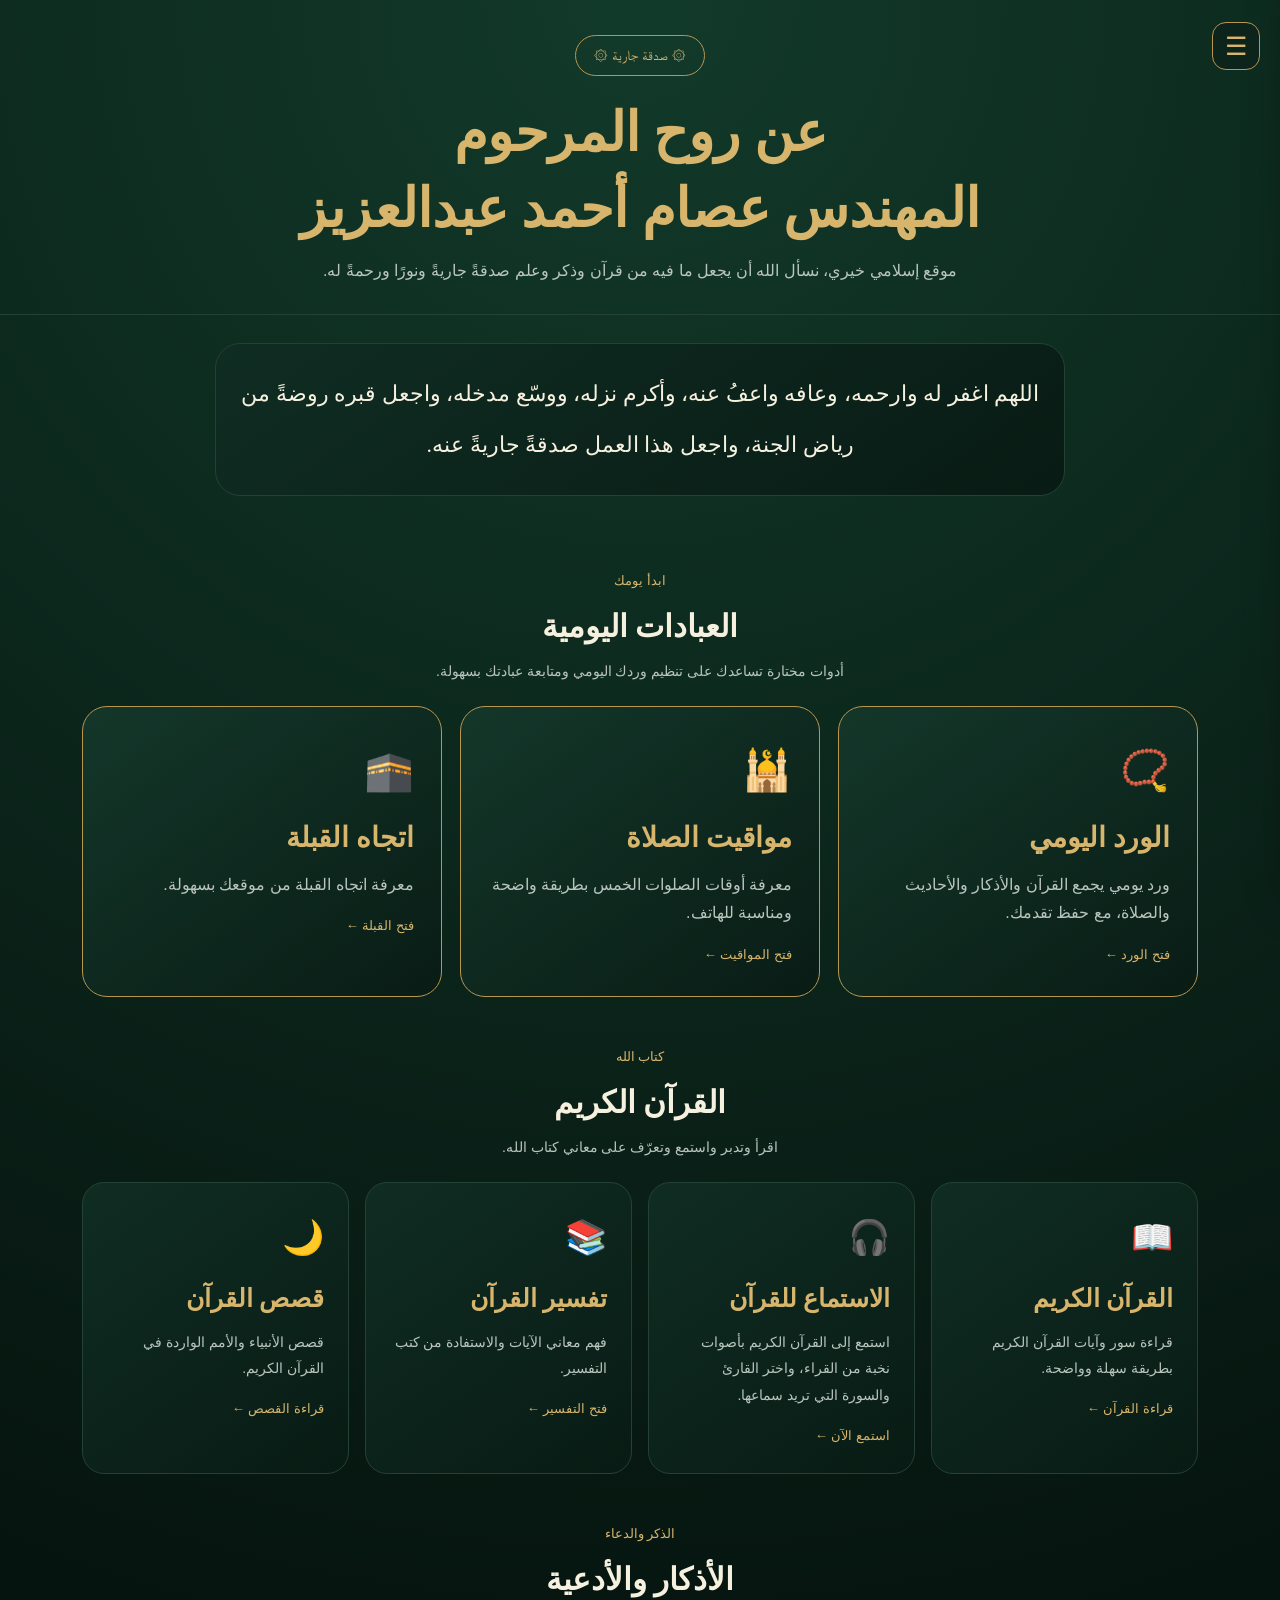
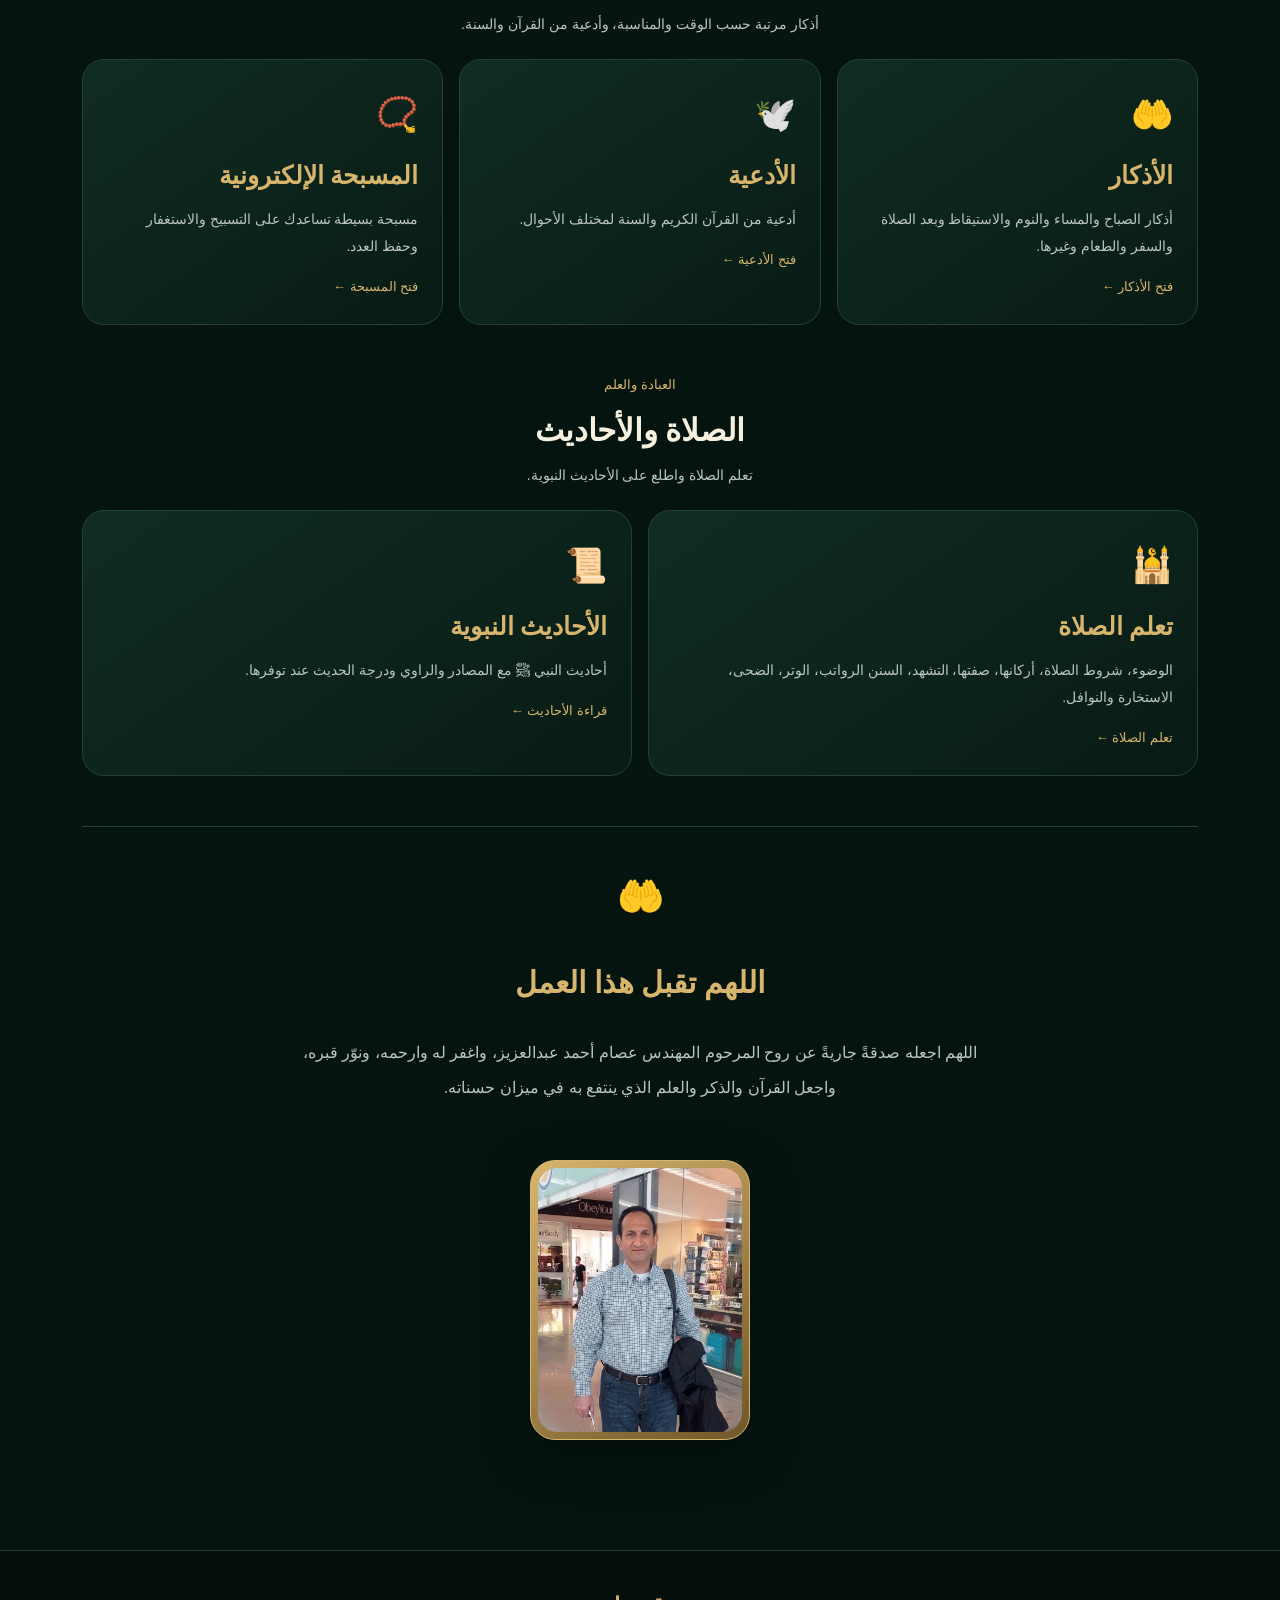
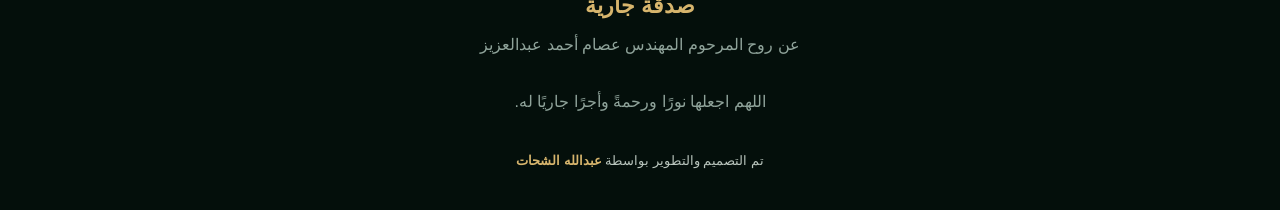
<file: index.html>
<!DOCTYPE html>
<html lang="ar" dir="rtl">

<head>
  <meta charset="UTF-8">
  <meta name="viewport" content="width=device-width, initial-scale=1.0">

  <title>صدقة جارية | عن روح المرحوم المهندس عصام أحمد عبدالعزيز</title>

  <style>

    :root {
      --bg: #06140f;
      --bg2: #0a1f17;
      --card: #0d241c;
      --card2: #102d23;
      --gold: #d7b56d;
      --gold2: #b99650;
      --text: #f6f0df;
      --muted: #b9c5bd;
      --line: #234235;
    }

    body.light {
      --bg: #f5f1e7;
      --bg2: #ffffff;
      --card: #ffffff;
      --card2: #f7f3e9;
      --gold: #8a6825;
      --gold2: #b99650;
      --text: #183126;
      --muted: #64736b;
      --line: #d8ccb0;
    }

    * {
      box-sizing: border-box;
    }

    html {
      scroll-behavior: smooth;
    }

    body {
      margin: 0;
      background:
        radial-gradient(circle at top, #123a2a 0%, var(--bg) 48%);
      color: var(--text);
      font-family: Tahoma, Arial, sans-serif;
      line-height: 1.8;
      transition: .3s;
    }

    body.light {
      background:
        radial-gradient(circle at top, #fffdf7 0%, var(--bg) 55%);
    }

    a {
      text-decoration: none;
      color: inherit;
    }

    /* ================= HEADER ================= */

    header {
      position: relative;
      padding: 35px 60px 28px;
      text-align: center;
      border-bottom: 1px solid var(--line);
    }

    .menu-button {
      position: absolute;
      top: 22px;
      right: 20px;
      width: 48px;
      height: 48px;
      border: 1px solid var(--gold2);
      border-radius: 14px;
      background: var(--card);
      color: var(--gold);
      font-size: 25px;
      cursor: pointer;
      z-index: 1001;
    }

    .menu-button:hover {
      border-color: var(--gold);
    }

    .mobile-menu {
      position: fixed;
      top: 0;
      right: -330px;
      width: 310px;
      max-width: 88%;
      height: 100vh;
      overflow-y: auto;
      padding: 85px 20px 30px;
      background: rgba(6,20,15,.98);
      border-left: 1px solid var(--gold2);
      box-shadow: -10px 0 40px rgba(0,0,0,.35);
      z-index: 1000;
      transition: .3s ease;
    }

    body.light .mobile-menu {
      background: rgba(255,255,255,.98);
    }

    .mobile-menu.show {
      right: 0;
    }

    .mobile-menu-title {
      color: var(--gold);
      text-align: center;
      font-family: "Traditional Arabic", serif;
      font-size: 28px;
      margin-bottom: 20px;
      border-bottom: 1px solid var(--line);
      padding-bottom: 15px;
    }

    .mobile-menu a,
    .theme-button {
      display: block;
      width: 100%;
      padding: 13px 15px;
      margin-bottom: 9px;
      border: 1px solid var(--line);
      border-radius: 13px;
      background: var(--card);
      color: var(--text);
      text-align: right;
      font-size: 15px;
      cursor: pointer;
    }

    .mobile-menu a:hover,
    .theme-button:hover {
      border-color: var(--gold);
      color: var(--gold);
    }

    .badge {
      display: inline-block;
      padding: 7px 18px;
      border: 1px solid var(--gold2);
      border-radius: 30px;
      color: var(--gold);
      font-size: 14px;
      margin-bottom: 15px;
    }

    header h1 {
      margin: 5px 0;
      color: var(--gold);
      font-family: "Traditional Arabic", serif;
      font-size: clamp(32px, 7vw, 54px);
      line-height: 1.4;
    }

    .header-subtitle {
      max-width: 700px;
      margin: 10px auto 0;
      color: var(--muted);
      font-size: 16px;
    }

    /* ================= DUA ================= */

    .memorial-dua {
      max-width: 850px;
      margin: 28px auto 0;
      padding: 25px;
      border: 1px solid var(--line);
      border-radius: 25px;
      background: linear-gradient(145deg, var(--card2), #081b14);
      text-align: center;
      color: var(--text);
    }

    .memorial-dua p {
      margin: 0;
      font-family: "Traditional Arabic", serif;
      font-size: 22px;
      line-height: 2.3;
    }

    /* ================= MAIN ================= */

    main {
      max-width: 1150px;
      margin: auto;
      padding: 25px 17px 60px;
    }

    .section-title {
      text-align: center;
      margin: 45px 0 22px;
    }

    .section-title span {
      color: var(--gold);
      font-size: 13px;
    }

    .section-title h2 {
      margin: 4px 0;
      font-family: "Traditional Arabic", serif;
      color: var(--text);
      font-size: 31px;
    }

    .section-title p {
      color: var(--muted);
      max-width: 650px;
      margin: auto;
      font-size: 14px;
    }

    /* ================= CARDS ================= */

    .grid {
      display: grid;
      grid-template-columns: repeat(auto-fit, minmax(230px, 1fr));
      gap: 16px;
    }

    .card {
      position: relative;
      overflow: hidden;
      min-height: 190px;
      padding: 24px;
      border-radius: 22px;
      border: 1px solid var(--line);
      background: linear-gradient(145deg, var(--card2), #081b14);
      transition: .25s ease;
    }

    .card:hover {
      transform: translateY(-5px);
      border-color: var(--gold);
      box-shadow: 0 12px 30px rgba(0,0,0,.25);
    }

    .icon {
      font-size: 34px;
      margin-bottom: 8px;
    }

    .card h3 {
      color: var(--gold);
      font-family: "Traditional Arabic", serif;
      font-size: 25px;
      margin: 5px 0 8px;
    }

    .card p {
      color: var(--muted);
      font-size: 14px;
      line-height: 1.9;
      margin: 0;
    }

    .open {
      display: inline-block;
      margin-top: 15px;
      color: var(--gold);
      font-size: 13px;
    }

    /* ================= SPECIAL ================= */

    .special-grid {
      display: grid;
      grid-template-columns: repeat(3, 1fr);
      gap: 18px;
    }

    .special-card {
      display: block;
      padding: 27px;
      border-radius: 25px;
      border: 1px solid var(--gold2);
      background: linear-gradient(145deg, #14372a, #091c15);
      transition: .25s;
    }

    .special-card:hover {
      transform: translateY(-5px);
      border-color: var(--gold);
    }

    .special-icon {
      font-size: 40px;
    }

    .special-card h3 {
      color: var(--gold);
      font-family: "Traditional Arabic", serif;
      font-size: 28px;
      margin: 7px 0;
    }

    .special-card p {
      color: var(--muted);
      margin: 0;
    }

    /* ================= PHOTO AT END ================= */

    .memorial {
      max-width: 900px;
      margin: 20px auto 50px;
      padding: 0 18px;
      text-align: center;
    }

    .photo-frame {
      width: 220px;
      height: 280px;
      margin: auto;
      padding: 7px;
      border: 1px solid var(--gold);
      border-radius: 25px;
      background: linear-gradient(145deg, var(--gold), #705728);
      box-shadow: 0 15px 50px rgba(0,0,0,.35);
    }

    .photo-frame img {
      width: 100%;
      height: 100%;
      display: block;
      object-fit: cover;
      border-radius: 19px;
      background: #10251d;
    }

    /* ================= FINAL ================= */

    .final-dua {
      margin-top: 50px;
      padding: 35px 20px;
      border-top: 1px solid var(--line);
      text-align: center;
    }

    .final-dua .symbol {
      font-size: 38px;
    }

    .final-dua h2 {
      color: var(--gold);
      font-family: "Traditional Arabic", serif;
      font-size: 30px;
    }

    .final-dua p {
      color: var(--muted);
      max-width: 700px;
      margin: auto;
      line-height: 2.2;
    }

    /* ================= FOOTER ================= */

    footer {
      padding: 35px 15px;
      border-top: 1px solid var(--line);
      text-align: center;
      color: #8fa39a;
      background: rgba(4,14,10,.7);
    }

    footer strong {
      display: block;
      color: var(--gold);
      font-family: "Traditional Arabic", serif;
      font-size: 22px;
      margin-bottom: 5px;
    }

    /* ================= MOBILE ================= */

    @media (max-width: 750px) {

      header {
        padding: 85px 18px 28px;
      }

      .special-grid {
        grid-template-columns: 1fr;
      }

      .photo-frame {
        width: 190px;
        height: 245px;
      }

      .memorial-dua {
        margin-left: 15px;
        margin-right: 15px;
        padding: 20px 15px;
      }

      .memorial-dua p {
        font-size: 20px;
      }

      .grid {
        grid-template-columns: 1fr;
      }

      .card {
        min-height: auto;
      }

      .section-title h2 {
        font-size: 28px;
      }

    }

  </style>

</head>


<body>


<!-- ================= MOBILE MENU ================= -->

<div id="mobileMenu" class="mobile-menu">

  <div class="mobile-menu-title">
    ۞ صدقة جارية ۞
  </div>

  <a href="index.html">🏠 الرئيسية</a>

  <a href="quran.html">📖 القرآن الكريم</a>

  <a href="quran-audio.html">🎧 الاستماع للقرآن</a>

  <a href="quran-tafsir.html">📚 تفسير القرآن</a>

  <a href="quran-stories.html">🌙 قصص القرآن</a>

  <a href="hadith.html">📜 الأحاديث النبوية</a>

  <a href="adhkar.html">🤲 الأذكار</a>

  <a href="duas.html">🕊️ الأدعية</a>

  <a href="prayer.html">🕌 تعلم الصلاة</a>

  <a href="tasbeeh.html">📿 المسبحة</a>

  <a href="daily-wird.html">📿 الورد اليومي</a>

  <a href="prayer-times.html">🕰️ مواقيت الصلاة</a>

  <a href="qibla.html">🕋 اتجاه القبلة</a>

  <button class="theme-button" onclick="toggleTheme()">
    🌙 وضع الليل / ☀️ وضع النهار
  </button>

</div>


<!-- ================= TOP ================= -->

<header>

  <button
    class="menu-button"
    onclick="toggleMenu()"
    aria-label="فتح القائمة">
    ☰
  </button>

  <span class="badge">
    ۞ صدقة جارية ۞
  </span>

  <h1>
    عن روح المرحوم
    <br>
    المهندس عصام أحمد عبدالعزيز
  </h1>

  <p class="header-subtitle">
    موقع إسلامي خيري، نسأل الله أن يجعل ما فيه من قرآن وذكر
    وعلم صدقةً جاريةً ونورًا ورحمةً له.
  </p>

</header>


<!-- ================= DUA ================= -->

<section class="memorial-dua">

  <p>
    اللهم اغفر له وارحمه، وعافه واعفُ عنه،
    وأكرم نزله، ووسّع مدخله،
    واجعل قبره روضةً من رياض الجنة،
    واجعل هذا العمل صدقةً جاريةً عنه.
  </p>

</section>


<main>


<!-- ================= DAILY ================= -->

<div class="section-title">

  <span>ابدأ يومك</span>

  <h2>العبادات اليومية</h2>

  <p>
    أدوات مختارة تساعدك على تنظيم وردك اليومي
    ومتابعة عبادتك بسهولة.
  </p>

</div>


<div class="special-grid">


  <a class="special-card" href="daily-wird.html">

    <div class="special-icon">📿</div>

    <h3>الورد اليومي</h3>

    <p>
      ورد يومي يجمع القرآن والأذكار والأحاديث والصلاة،
      مع حفظ تقدمك.
    </p>

    <span class="open">
      فتح الورد ←
    </span>

  </a>


  <a class="special-card" href="prayer-times.html">

    <div class="special-icon">🕌</div>

    <h3>مواقيت الصلاة</h3>

    <p>
      معرفة أوقات الصلوات الخمس بطريقة واضحة
      ومناسبة للهاتف.
    </p>

    <span class="open">
      فتح المواقيت ←
    </span>

  </a>


  <a class="special-card" href="qibla.html">

    <div class="special-icon">🕋</div>

    <h3>اتجاه القبلة</h3>

    <p>
      معرفة اتجاه القبلة من موقعك بسهولة.
    </p>

    <span class="open">
      فتح القبلة ←
    </span>

  </a>


</div>


<!-- ================= QURAN ================= -->

<div class="section-title">

  <span>كتاب الله</span>

  <h2>القرآن الكريم</h2>

  <p>
    اقرأ وتدبر واستمع وتعرّف على معاني كتاب الله.
  </p>

</div>


<div class="grid">


  <a class="card" href="quran.html">

    <div class="icon">📖</div>

    <h3>القرآن الكريم</h3>

    <p>
      قراءة سور وآيات القرآن الكريم بطريقة سهلة وواضحة.
    </p>

    <span class="open">
      قراءة القرآن ←
    </span>

  </a>


  <!-- الاستماع للقرآن أصبح هنا في مكانه الصحيح -->

  <a class="card" href="quran-audio.html">

    <div class="icon">🎧</div>

    <h3>الاستماع للقرآن</h3>

    <p>
      استمع إلى القرآن الكريم بأصوات نخبة من القراء،
      واختر القارئ والسورة التي تريد سماعها.
    </p>

    <span class="open">
      استمع الآن ←
    </span>

  </a>


  <a class="card" href="quran-tafsir.html">

    <div class="icon">📚</div>

    <h3>تفسير القرآن</h3>

    <p>
      فهم معاني الآيات والاستفادة من كتب التفسير.
    </p>

    <span class="open">
      فتح التفسير ←
    </span>

  </a>


  <a class="card" href="quran-stories.html">

    <div class="icon">🌙</div>

    <h3>قصص القرآن</h3>

    <p>
      قصص الأنبياء والأمم الواردة في القرآن الكريم.
    </p>

    <span class="open">
      قراءة القصص ←
    </span>

  </a>


</div>


<!-- ================= DHIKR ================= -->

<div class="section-title">

  <span>الذكر والدعاء</span>

  <h2>الأذكار والأدعية</h2>

  <p>
    أذكار مرتبة حسب الوقت والمناسبة، وأدعية من القرآن والسنة.
  </p>

</div>


<div class="grid">


  <a class="card" href="adhkar.html">

    <div class="icon">🤲</div>

    <h3>الأذكار</h3>

    <p>
      أذكار الصباح والمساء والنوم والاستيقاظ وبعد الصلاة
      والسفر والطعام وغيرها.
    </p>

    <span class="open">
      فتح الأذكار ←
    </span>

  </a>


  <a class="card" href="duas.html">

    <div class="icon">🕊️</div>

    <h3>الأدعية</h3>

    <p>
      أدعية من القرآن الكريم والسنة لمختلف الأحوال.
    </p>

    <span class="open">
      فتح الأدعية ←
    </span>

  </a>


  <a class="card" href="tasbeeh.html">

    <div class="icon">📿</div>

    <h3>المسبحة الإلكترونية</h3>

    <p>
      مسبحة بسيطة تساعدك على التسبيح والاستغفار
      وحفظ العدد.
    </p>

    <span class="open">
      فتح المسبحة ←
    </span>

  </a>


</div>


<!-- ================= PRAYER ================= -->

<div class="section-title">

  <span>العبادة والعلم</span>

  <h2>الصلاة والأحاديث</h2>

  <p>
    تعلم الصلاة واطلع على الأحاديث النبوية.
  </p>

</div>


<div class="grid">


  <a class="card" href="prayer.html">

    <div class="icon">🕌</div>

    <h3>تعلم الصلاة</h3>

    <p>
      الوضوء، شروط الصلاة، أركانها، صفتها، التشهد،
      السنن الرواتب، الوتر، الضحى، الاستخارة والنوافل.
    </p>

    <span class="open">
      تعلم الصلاة ←
    </span>

  </a>


  <a class="card" href="hadith.html">

    <div class="icon">📜</div>

    <h3>الأحاديث النبوية</h3>

    <p>
      أحاديث النبي ﷺ مع المصادر والراوي ودرجة الحديث
      عند توفرها.
    </p>

    <span class="open">
      قراءة الأحاديث ←
    </span>

  </a>


</div>


<!-- ================= FINAL ================= -->

<section class="final-dua">

  <div class="symbol">
    🤲
  </div>

  <h2>
    اللهم تقبل هذا العمل
  </h2>

  <p>
    اللهم اجعله صدقةً جاريةً عن روح المرحوم
    المهندس عصام أحمد عبدالعزيز،
    واغفر له وارحمه، ونوّر قبره،
    واجعل القرآن والذكر والعلم الذي ينتفع به
    في ميزان حسناته.
  </p>

</section>


<!-- ================= PHOTO LAST ================= -->

<section class="memorial">

  <div class="photo-frame">

    <img
      src="esam-ahmed-abdelaziz.png"
      alt=""
    >

  </div>

</section>


</main>


<!-- ================= FOOTER ================= -->

<footer>

  <strong>
    صدقة جارية
  </strong>

  عن روح المرحوم
  المهندس عصام أحمد عبدالعزيز

  <br><br>

  اللهم اجعلها نورًا ورحمةً وأجرًا جاريًا له.
<br><br>

<span style="font-size: 13px; color: var(--muted);">
  تم التصميم والتطوير بواسطة
  <strong style="display: inline; font-family: inherit; font-size: 13px;">
    عبدالله الشحات
  </strong>
</span>
</footer>


<script>

  /* ================= MENU ================= */

  function toggleMenu() {

    const menu =
      document.getElementById("mobileMenu");

    menu.classList.toggle("show");

  }


  /* ================= THEME ================= */

  function toggleTheme() {

    document.body.classList.toggle("light");

    if (
      document.body.classList.contains("light")
    ) {

      localStorage.setItem(
        "theme",
        "light"
      );

    } else {

      localStorage.setItem(
        "theme",
        "dark"
      );

    }

  }


  /* ================= SAVED THEME ================= */

  const savedTheme =
    localStorage.getItem("theme");

  if (savedTheme === "light") {

    document.body.classList.add("light");

  }


  /* ================= CLOSE MENU ================= */

  document
    .querySelectorAll(".mobile-menu a")
    .forEach(link => {

      link.addEventListener("click", () => {

        document
          .getElementById("mobileMenu")
          .classList.remove("show");

      });

    });

</script>


</body>
</html>
</file>
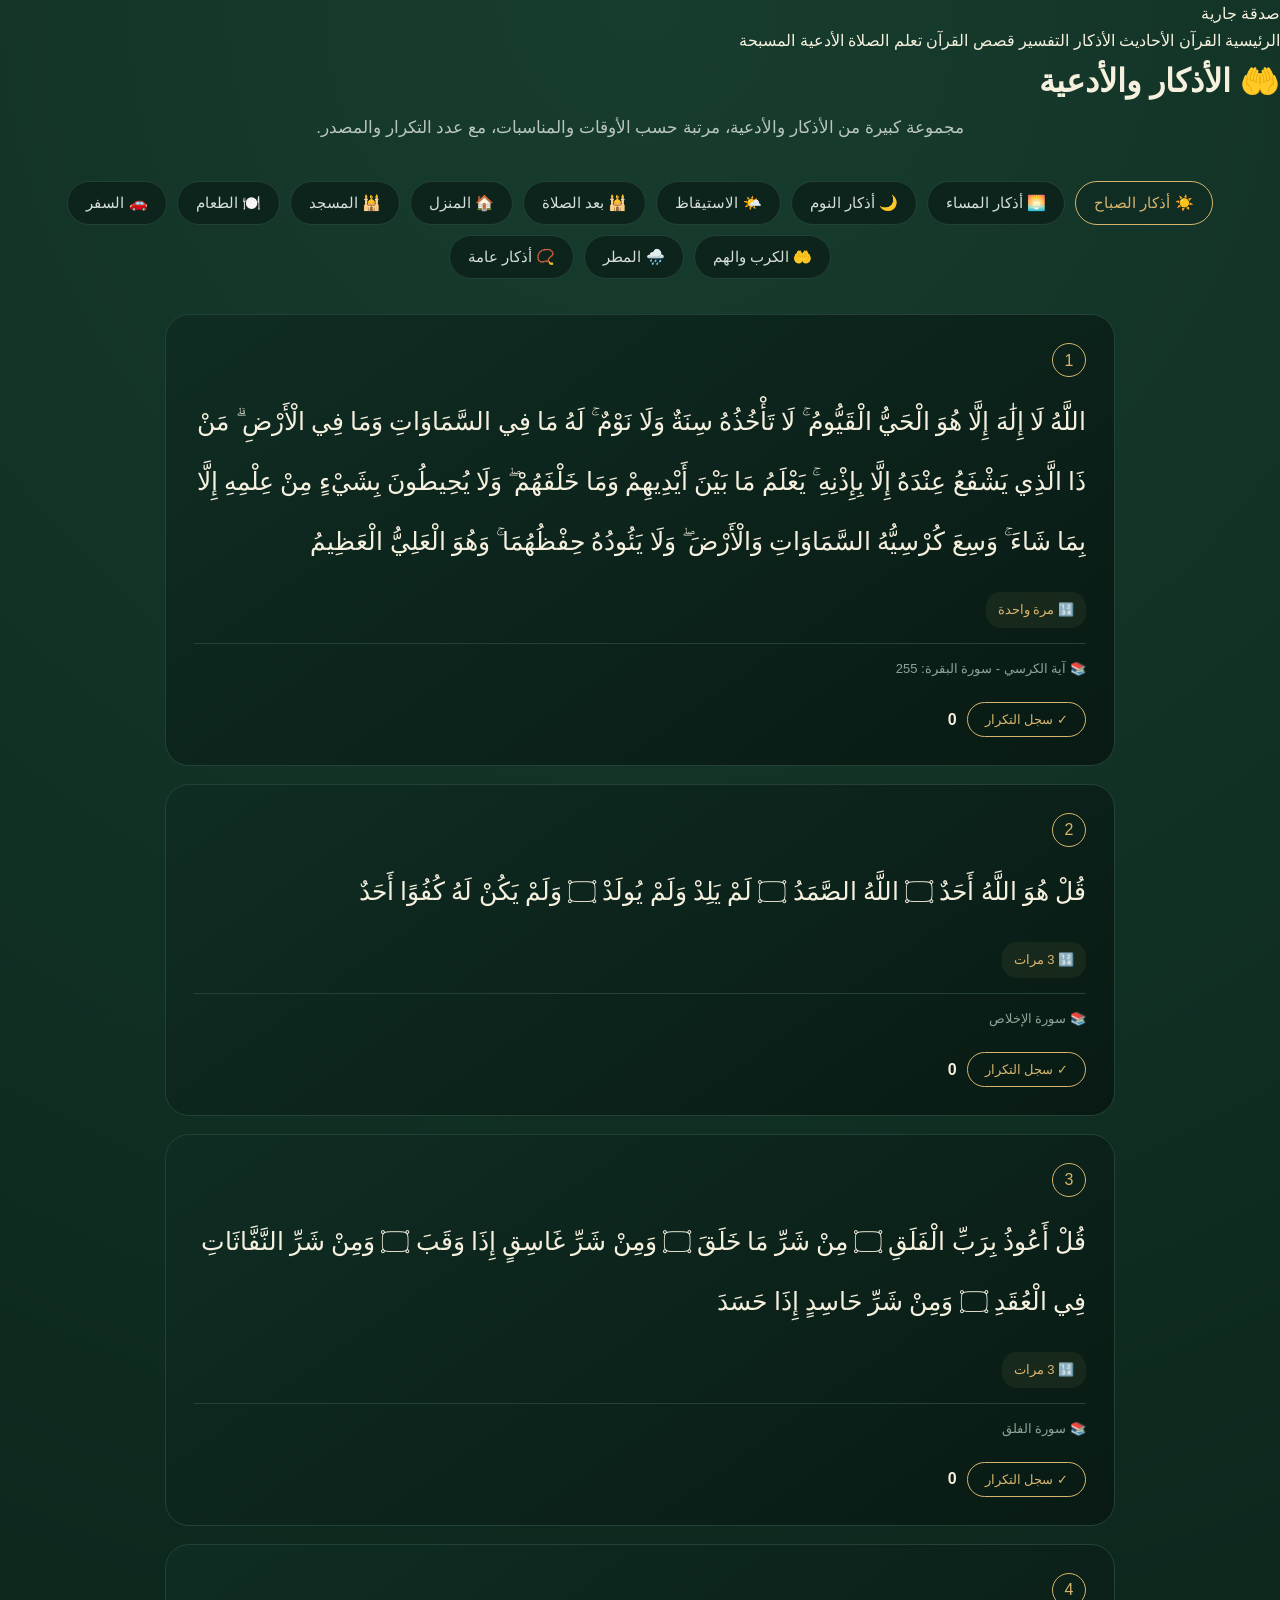
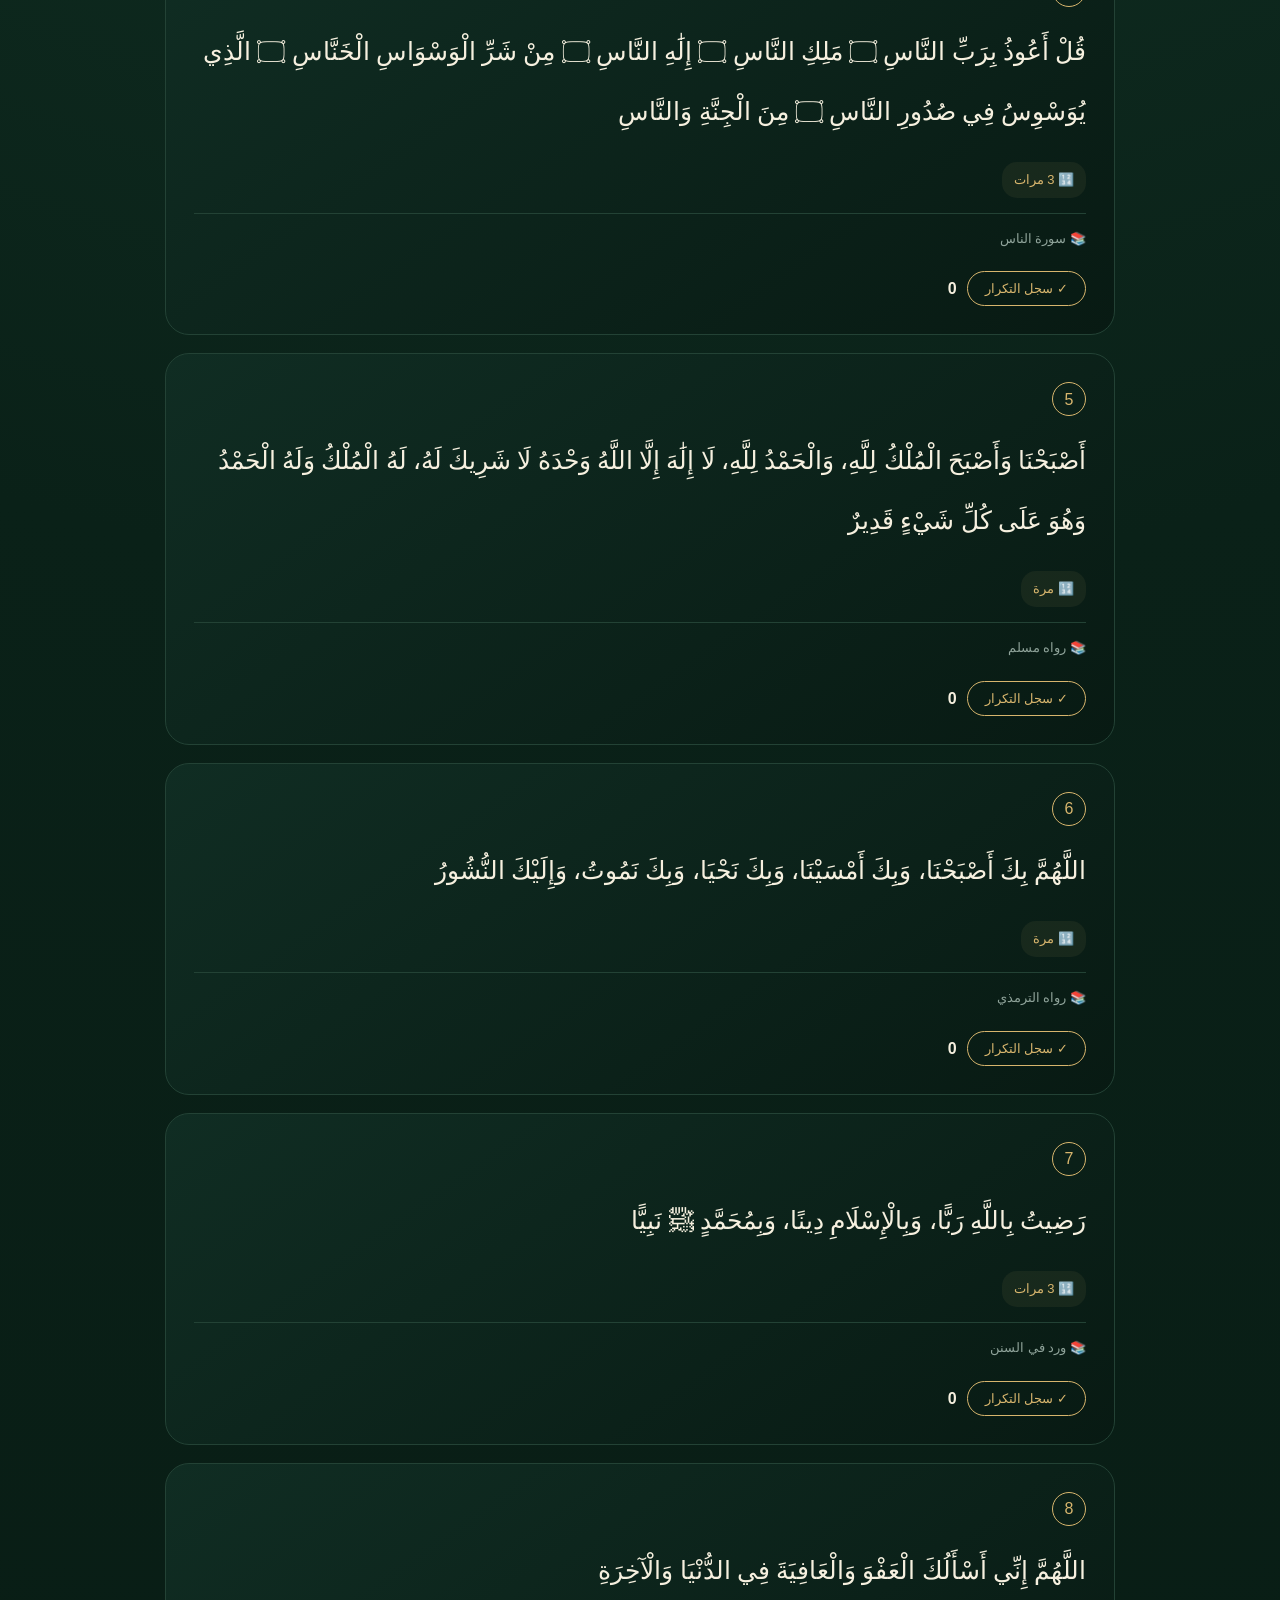
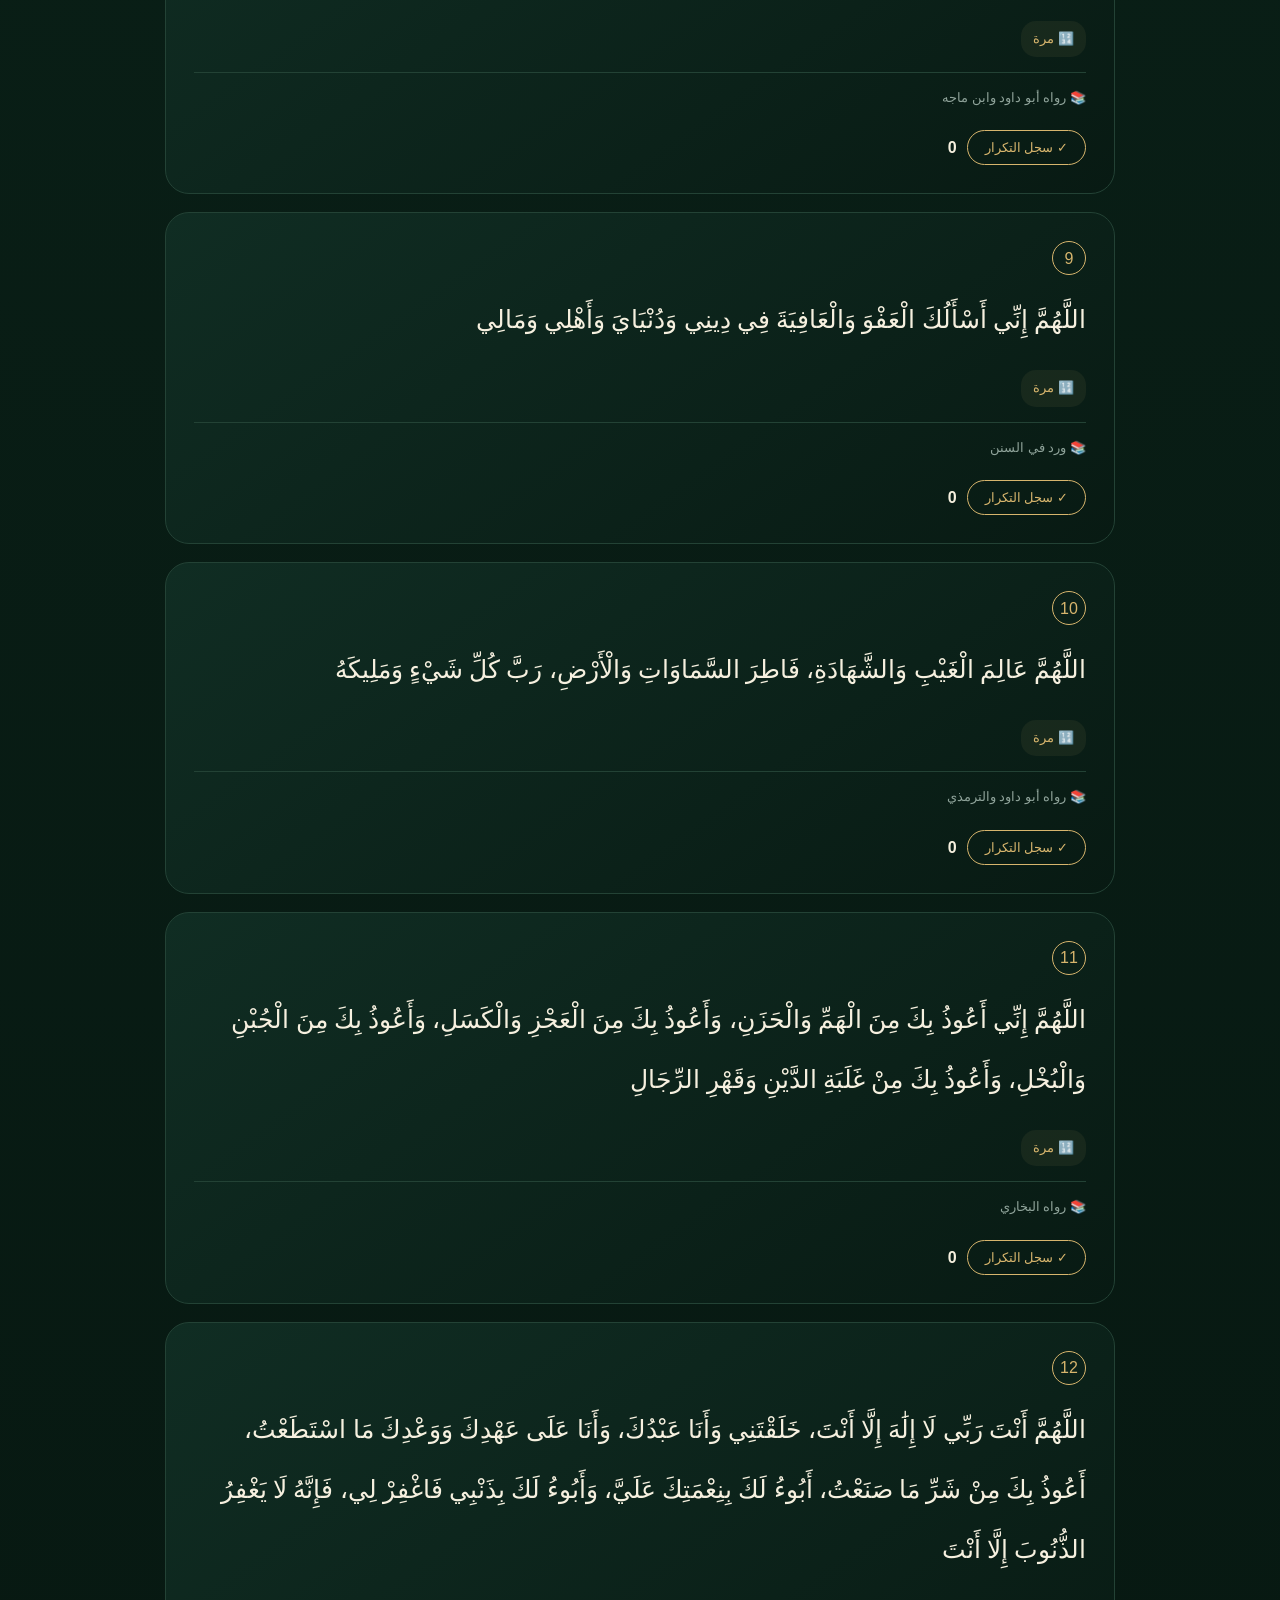
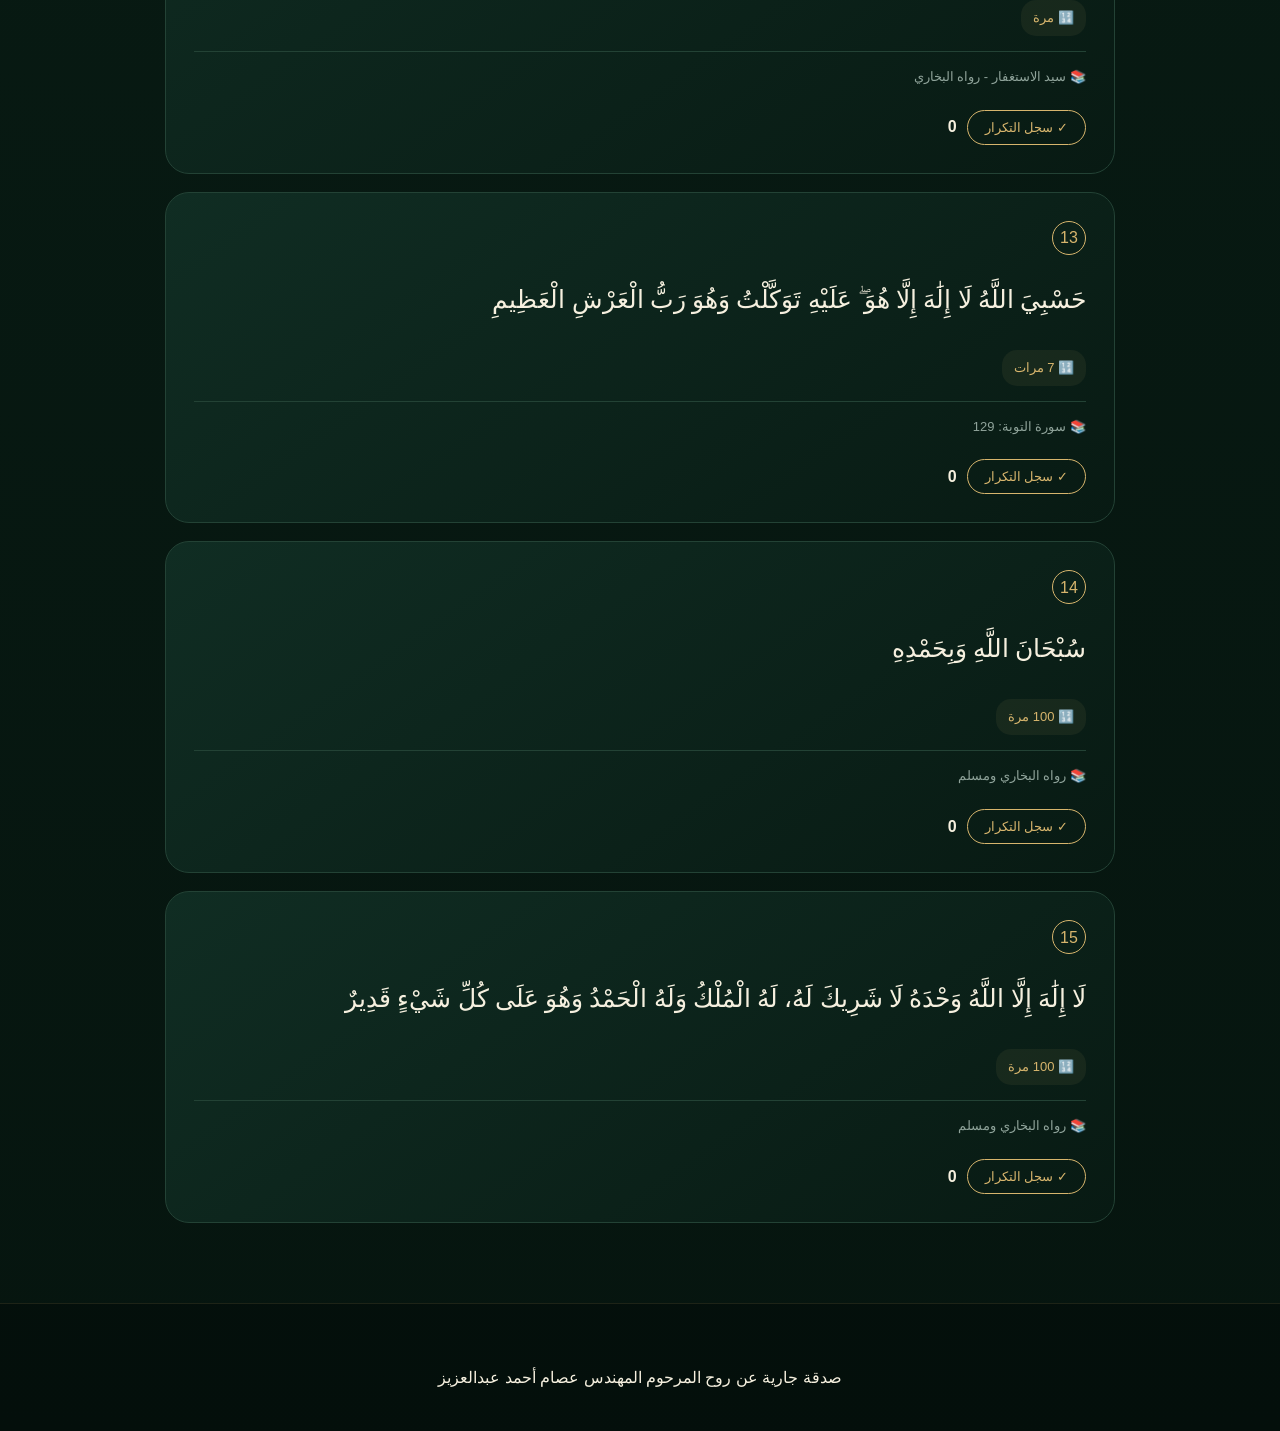
<file: adhkar.html>
<!DOCTYPE html>
<html lang="ar" dir="rtl">

<head>
<meta charset="UTF-8">
<meta name="viewport" content="width=device-width, initial-scale=1.0">

<title>الأذكار | صدقة جارية</title>

<link rel="stylesheet" href="style.css">

<style>

.adhkar-intro{
max-width:900px;
margin:0 auto 35px;
text-align:center;
color:#b9c5bd;
line-height:2.2;
font-size:17px;
}

.categories{
display:flex;
flex-wrap:wrap;
justify-content:center;
gap:10px;
margin-bottom:35px;
position:static !important;
top:auto !important;
bottom:auto !important;
left:auto !important;
right:auto !important;
z-index:auto !important;
transform:none !important;
}

.category-btn{
padding:12px 18px;
border-radius:25px;
border:1px solid #234235;
background:#0d241c;
color:#d6ded9;
cursor:pointer;
font-size:15px;
transition:.25s;
}

.category-btn:hover,
.category-btn.active{
border-color:#d7b56d;
color:#d7b56d;
background:#102d23;
}

.adhkar-list{
max-width:950px;
margin:auto;
}

.dhikr-card{
background:linear-gradient(145deg,#102d23,#081a13);
border:1px solid #234235;
border-radius:24px;
padding:28px;
margin-bottom:18px;
transition:.25s;
}

.dhikr-card:hover{
transform:translateY(-3px);
border-color:#d7b56d;
}

.dhikr-number{
display:inline-flex;
width:34px;
height:34px;
border:1px solid #d7b56d;
border-radius:50%;
align-items:center;
justify-content:center;
color:#d7b56d;
margin-bottom:15px;
}

.dhikr-text{
font-family:"Traditional Arabic",serif;
color:#f6f0df;
font-size:25px;
line-height:2.4;
}

.dhikr-info{
display:flex;
flex-wrap:wrap;
gap:10px;
margin-top:20px;
}

.badge{
padding:7px 12px;
border-radius:15px;
background:rgba(215,181,109,.07);
color:#d7b56d;
font-size:13px;
}

.source{
margin-top:15px;
padding-top:13px;
border-top:1px solid #234235;
color:#8fa39a;
font-size:13px;
line-height:1.9;
}

.count-area{
margin-top:20px;
display:flex;
align-items:center;
gap:10px;
flex-wrap:wrap;
}

.count-button{
border:1px solid #d7b56d;
background:transparent;
color:#d7b56d;
padding:9px 17px;
border-radius:20px;
cursor:pointer;
transition:.2s;
}

.count-button:hover{
background:#d7b56d;
color:#081a13;
}

.count-number{
color:#f6f0df;
font-weight:bold;
min-width:25px;
}

.empty{
text-align:center;
color:#8fa39a;
padding:40px;
}

@media(max-width:600px){

.categories{
justify-content:flex-start;
position:static !important;
}

.category-btn{
font-size:14px;
padding:10px 14px;
}

.dhikr-card{
padding:22px;
}

.dhikr-text{
font-size:23px;
line-height:2.3;
}

}

</style>

</head>

<body>

<header>

<div class="logo">
صدقة جارية
</div>

<nav>

<a href="index.html">الرئيسية</a>
<a href="quran.html">القرآن</a>
<a href="hadith.html">الأحاديث</a>
<a href="adhkar.html">الأذكار</a>
<a href="quran-tafsir.html">التفسير</a>
<a href="quran-stories.html">قصص القرآن</a>
<a href="prayer.html">تعلم الصلاة</a>
<a href="duas.html">الأدعية</a>
<a href="tasbeeh.html">المسبحة</a>

</nav>

</header>


<main class="container">

<h1 class="page-title">
🤲 الأذكار والأدعية
</h1>

<p class="adhkar-intro">

مجموعة كبيرة من الأذكار والأدعية،
مرتبة حسب الأوقات والمناسبات،
مع عدد التكرار والمصدر.

</p>


<div class="categories">

<button class="category-btn active"
onclick="showCategory('morning',this)">
☀️ أذكار الصباح
</button>

<button class="category-btn"
onclick="showCategory('evening',this)">
🌅 أذكار المساء
</button>

<button class="category-btn"
onclick="showCategory('sleep',this)">
🌙 أذكار النوم
</button>

<button class="category-btn"
onclick="showCategory('wake',this)">
🌤️ الاستيقاظ
</button>

<button class="category-btn"
onclick="showCategory('prayer',this)">
🕌 بعد الصلاة
</button>

<button class="category-btn"
onclick="showCategory('home',this)">
🏠 المنزل
</button>

<button class="category-btn"
onclick="showCategory('mosque',this)">
🕌 المسجد
</button>

<button class="category-btn"
onclick="showCategory('food',this)">
🍽️ الطعام
</button>

<button class="category-btn"
onclick="showCategory('travel',this)">
🚗 السفر
</button>

<button class="category-btn"
onclick="showCategory('distress',this)">
🤲 الكرب والهم
</button>

<button class="category-btn"
onclick="showCategory('rain',this)">
🌧️ المطر
</button>

<button class="category-btn"
onclick="showCategory('general',this)">
📿 أذكار عامة
</button>

</div>


<div id="adhkarList" class="adhkar-list"></div>

</main>


<footer>

صدقة جارية عن روح المرحوم
المهندس عصام أحمد عبدالعزيز

</footer>


<script>


const adhkar = {


/* =========================
أذكار الصباح
========================= */

morning:[

{
text:"اللَّهُ لَا إِلَٰهَ إِلَّا هُوَ الْحَيُّ الْقَيُّومُ ۚ لَا تَأْخُذُهُ سِنَةٌ وَلَا نَوْمٌ ۚ لَهُ مَا فِي السَّمَاوَاتِ وَمَا فِي الْأَرْضِ ۗ مَنْ ذَا الَّذِي يَشْفَعُ عِنْدَهُ إِلَّا بِإِذْنِهِ ۚ يَعْلَمُ مَا بَيْنَ أَيْدِيهِمْ وَمَا خَلْفَهُمْ ۖ وَلَا يُحِيطُونَ بِشَيْءٍ مِنْ عِلْمِهِ إِلَّا بِمَا شَاءَ ۚ وَسِعَ كُرْسِيُّهُ السَّمَاوَاتِ وَالْأَرْضَ ۖ وَلَا يَئُودُهُ حِفْظُهُمَا ۚ وَهُوَ الْعَلِيُّ الْعَظِيمُ",
count:"مرة واحدة",
source:"آية الكرسي - سورة البقرة: 255"
},

{
text:"قُلْ هُوَ اللَّهُ أَحَدٌ ۝ اللَّهُ الصَّمَدُ ۝ لَمْ يَلِدْ وَلَمْ يُولَدْ ۝ وَلَمْ يَكُنْ لَهُ كُفُوًا أَحَدٌ",
count:"3 مرات",
source:"سورة الإخلاص"
},

{
text:"قُلْ أَعُوذُ بِرَبِّ الْفَلَقِ ۝ مِنْ شَرِّ مَا خَلَقَ ۝ وَمِنْ شَرِّ غَاسِقٍ إِذَا وَقَبَ ۝ وَمِنْ شَرِّ النَّفَّاثَاتِ فِي الْعُقَدِ ۝ وَمِنْ شَرِّ حَاسِدٍ إِذَا حَسَدَ",
count:"3 مرات",
source:"سورة الفلق"
},

{
text:"قُلْ أَعُوذُ بِرَبِّ النَّاسِ ۝ مَلِكِ النَّاسِ ۝ إِلَٰهِ النَّاسِ ۝ مِنْ شَرِّ الْوَسْوَاسِ الْخَنَّاسِ ۝ الَّذِي يُوَسْوِسُ فِي صُدُورِ النَّاسِ ۝ مِنَ الْجِنَّةِ وَالنَّاسِ",
count:"3 مرات",
source:"سورة الناس"
},

{
text:"أَصْبَحْنَا وَأَصْبَحَ الْمُلْكُ لِلَّهِ، وَالْحَمْدُ لِلَّهِ، لَا إِلَٰهَ إِلَّا اللَّهُ وَحْدَهُ لَا شَرِيكَ لَهُ، لَهُ الْمُلْكُ وَلَهُ الْحَمْدُ وَهُوَ عَلَى كُلِّ شَيْءٍ قَدِيرٌ",
count:"مرة",
source:"رواه مسلم"
},

{
text:"اللَّهُمَّ بِكَ أَصْبَحْنَا، وَبِكَ أَمْسَيْنَا، وَبِكَ نَحْيَا، وَبِكَ نَمُوتُ، وَإِلَيْكَ النُّشُورُ",
count:"مرة",
source:"رواه الترمذي"
},

{
text:"رَضِيتُ بِاللَّهِ رَبًّا، وَبِالْإِسْلَامِ دِينًا، وَبِمُحَمَّدٍ ﷺ نَبِيًّا",
count:"3 مرات",
source:"ورد في السنن"
},

{
text:"اللَّهُمَّ إِنِّي أَسْأَلُكَ الْعَفْوَ وَالْعَافِيَةَ فِي الدُّنْيَا وَالْآخِرَةِ",
count:"مرة",
source:"رواه أبو داود وابن ماجه"
},

{
text:"اللَّهُمَّ إِنِّي أَسْأَلُكَ الْعَفْوَ وَالْعَافِيَةَ فِي دِينِي وَدُنْيَايَ وَأَهْلِي وَمَالِي",
count:"مرة",
source:"ورد في السنن"
},

{
text:"اللَّهُمَّ عَالِمَ الْغَيْبِ وَالشَّهَادَةِ، فَاطِرَ السَّمَاوَاتِ وَالْأَرْضِ، رَبَّ كُلِّ شَيْءٍ وَمَلِيكَهُ",
count:"مرة",
source:"رواه أبو داود والترمذي"
},

{
text:"اللَّهُمَّ إِنِّي أَعُوذُ بِكَ مِنَ الْهَمِّ وَالْحَزَنِ، وَأَعُوذُ بِكَ مِنَ الْعَجْزِ وَالْكَسَلِ، وَأَعُوذُ بِكَ مِنَ الْجُبْنِ وَالْبُخْلِ، وَأَعُوذُ بِكَ مِنْ غَلَبَةِ الدَّيْنِ وَقَهْرِ الرِّجَالِ",
count:"مرة",
source:"رواه البخاري"
},

{
text:"اللَّهُمَّ أَنْتَ رَبِّي لَا إِلَٰهَ إِلَّا أَنْتَ، خَلَقْتَنِي وَأَنَا عَبْدُكَ، وَأَنَا عَلَى عَهْدِكَ وَوَعْدِكَ مَا اسْتَطَعْتُ، أَعُوذُ بِكَ مِنْ شَرِّ مَا صَنَعْتُ، أَبُوءُ لَكَ بِنِعْمَتِكَ عَلَيَّ، وَأَبُوءُ لَكَ بِذَنْبِي فَاغْفِرْ لِي، فَإِنَّهُ لَا يَغْفِرُ الذُّنُوبَ إِلَّا أَنْتَ",
count:"مرة",
source:"سيد الاستغفار - رواه البخاري"
},

{
text:"حَسْبِيَ اللَّهُ لَا إِلَٰهَ إِلَّا هُوَ ۖ عَلَيْهِ تَوَكَّلْتُ وَهُوَ رَبُّ الْعَرْشِ الْعَظِيمِ",
count:"7 مرات",
source:"سورة التوبة: 129"
},

{
text:"سُبْحَانَ اللَّهِ وَبِحَمْدِهِ",
count:"100 مرة",
source:"رواه البخاري ومسلم"
},

{
text:"لَا إِلَٰهَ إِلَّا اللَّهُ وَحْدَهُ لَا شَرِيكَ لَهُ، لَهُ الْمُلْكُ وَلَهُ الْحَمْدُ وَهُوَ عَلَى كُلِّ شَيْءٍ قَدِيرٌ",
count:"100 مرة",
source:"رواه البخاري ومسلم"
}

],


/* =========================
أذكار المساء
========================= */

evening:[

{
text:"أَمْسَيْنَا وَأَمْسَى الْمُلْكُ لِلَّهِ، وَالْحَمْدُ لِلَّهِ، لَا إِلَٰهَ إِلَّا اللَّهُ وَحْدَهُ لَا شَرِيكَ لَهُ، لَهُ الْمُلْكُ وَلَهُ الْحَمْدُ وَهُوَ عَلَى كُلِّ شَيْءٍ قَدِيرٌ",
count:"مرة",
source:"رواه مسلم"
},

{
text:"اللَّهُمَّ بِكَ أَمْسَيْنَا، وَبِكَ أَصْبَحْنَا، وَبِكَ نَحْيَا، وَبِكَ نَمُوتُ، وَإِلَيْكَ الْمَصِيرُ",
count:"مرة",
source:"رواه الترمذي"
},

{
text:"رَضِيتُ بِاللَّهِ رَبًّا، وَبِالْإِسْلَامِ دِينًا، وَبِمُحَمَّدٍ ﷺ نَبِيًّا",
count:"3 مرات",
source:"ورد في السنن"
},

{
text:"قُلْ هُوَ اللَّهُ أَحَدٌ ۝ اللَّهُ الصَّمَدُ ۝ لَمْ يَلِدْ وَلَمْ يُولَدْ ۝ وَلَمْ يَكُنْ لَهُ كُفُوًا أَحَدٌ",
count:"3 مرات",
source:"سورة الإخلاص"
},

{
text:"قُلْ أَعُوذُ بِرَبِّ الْفَلَقِ ۝ مِنْ شَرِّ مَا خَلَقَ ۝ وَمِنْ شَرِّ غَاسِقٍ إِذَا وَقَبَ ۝ وَمِنْ شَرِّ النَّفَّاثَاتِ فِي الْعُقَدِ ۝ وَمِنْ شَرِّ حَاسِدٍ إِذَا حَسَدَ",
count:"3 مرات",
source:"سورة الفلق"
},

{
text:"قُلْ أَعُوذُ بِرَبِّ النَّاسِ ۝ مَلِكِ النَّاسِ ۝ إِلَٰهِ النَّاسِ ۝ مِنْ شَرِّ الْوَسْوَاسِ الْخَنَّاسِ ۝ الَّذِي يُوَسْوِسُ فِي صُدُورِ النَّاسِ ۝ مِنَ الْجِنَّةِ وَالنَّاسِ",
count:"3 مرات",
source:"سورة الناس"
},

{
text:"اللَّهُمَّ إِنِّي أَسْأَلُكَ الْعَفْوَ وَالْعَافِيَةَ فِي الدُّنْيَا وَالْآخِرَةِ",
count:"مرة",
source:"رواه أبو داود وابن ماجه"
},

{
text:"اللَّهُمَّ عَالِمَ الْغَيْبِ وَالشَّهَادَةِ، فَاطِرَ السَّمَاوَاتِ وَالْأَرْضِ، رَبَّ كُلِّ شَيْءٍ وَمَلِيكَهُ",
count:"مرة",
source:"رواه أبو داود والترمذي"
},

{
text:"سُبْحَانَ اللَّهِ وَبِحَمْدِهِ",
count:"100 مرة",
source:"رواه البخاري ومسلم"
},

{
text:"أَسْتَغْفِرُ اللَّهَ وَأَتُوبُ إِلَيْهِ",
count:"100 مرة",
source:"ثبت عن النبي ﷺ الإكثار من الاستغفار"
}

],


/* =========================
أذكار النوم
========================= */

sleep:[

{
text:"بِاسْمِكَ اللَّهُمَّ أَمُوتُ وَأَحْيَا",
count:"مرة",
source:"رواه البخاري"
},

{
text:"اللَّهُمَّ قِنِي عَذَابَكَ يَوْمَ تَبْعَثُ عِبَادَكَ",
count:"3 مرات",
source:"رواه أبو داود والترمذي"
},

{
text:"سُبْحَانَ اللَّهِ",
count:"33 مرة",
source:"حديث فاطمة - رواه البخاري ومسلم"
},

{
text:"الْحَمْدُ لِلَّهِ",
count:"33 مرة",
source:"حديث فاطمة - رواه البخاري ومسلم"
},

{
text:"اللَّهُ أَكْبَرُ",
count:"34 مرة",
source:"حديث فاطمة - رواه البخاري ومسلم"
},

{
text:"قُلْ هُوَ اللَّهُ أَحَدٌ، وَقُلْ أَعُوذُ بِرَبِّ الْفَلَقِ، وَقُلْ أَعُوذُ بِرَبِّ النَّاسِ",
count:"3 مرات",
source:"رواه أبو داود والترمذي"
},

{
text:"آمَنَ الرَّسُولُ بِمَا أُنْزِلَ إِلَيْهِ مِنْ رَبِّهِ وَالْمُؤْمِنُونَ...",
count:"مرة",
source:"آخر آيتين من سورة البقرة - رواه البخاري ومسلم"
},

{
text:"اللَّهُمَّ أَسْلَمْتُ نَفْسِي إِلَيْكَ، وَوَجَّهْتُ وَجْهِيَ إِلَيْكَ، وَفَوَّضْتُ أَمْرِي إِلَيْكَ، وَأَلْجَأْتُ ظَهْرِي إِلَيْكَ، رَغْبَةً وَرَهْبَةً إِلَيْكَ، لَا مَلْجَأَ وَلَا مَنْجَا مِنْكَ إِلَّا إِلَيْكَ",
count:"مرة",
source:"رواه البخاري ومسلم"
}

],


/* =========================
الاستيقاظ
========================= */

wake:[

{
text:"الْحَمْدُ لِلَّهِ الَّذِي أَحْيَانَا بَعْدَ مَا أَمَاتَنَا وَإِلَيْهِ النُّشُورُ",
count:"مرة",
source:"رواه البخاري"
},

{
text:"لَا إِلَٰهَ إِلَّا اللَّهُ وَحْدَهُ لَا شَرِيكَ لَهُ، لَهُ الْمُلْكُ وَلَهُ الْحَمْدُ وَهُوَ عَلَى كُلِّ شَيْءٍ قَدِيرٌ",
count:"عند الاستيقاظ",
source:"رواه البخاري"
},

{
text:"الْحَمْدُ لِلَّهِ الَّذِي عَافَانِي فِي جَسَدِي وَرَدَّ عَلَيَّ رُوحِي وَأَذِنَ لِي بِذِكْرِهِ",
count:"مرة",
source:"ورد في السنن"
}

],


/* =========================
بعد الصلاة
========================= */

prayer:[

{
text:"أَسْتَغْفِرُ اللَّهَ",
count:"3 مرات",
source:"رواه مسلم"
},

{
text:"اللَّهُمَّ أَنْتَ السَّلَامُ وَمِنْكَ السَّلَامُ، تَبَارَكْتَ يَا ذَا الْجَلَالِ وَالْإِكْرَامِ",
count:"مرة",
source:"رواه مسلم"
},

{
text:"لَا إِلَٰهَ إِلَّا اللَّهُ وَحْدَهُ لَا شَرِيكَ لَهُ، لَهُ الْمُلْكُ وَلَهُ الْحَمْدُ وَهُوَ عَلَى كُلِّ شَيْءٍ قَدِيرٌ",
count:"مرة",
source:"رواه مسلم"
},

{
text:"سُبْحَانَ اللَّهِ",
count:"33 مرة",
source:"رواه مسلم"
},

{
text:"الْحَمْدُ لِلَّهِ",
count:"33 مرة",
source:"رواه مسلم"
},

{
text:"اللَّهُ أَكْبَرُ",
count:"33 مرة",
source:"رواه مسلم"
},

{
text:"اللَّهُمَّ أَعِنِّي عَلَى ذِكْرِكَ وَشُكْرِكَ وَحُسْنِ عِبَادَتِكَ",
count:"مرة",
source:"رواه أبو داود والنسائي"
},

{
text:"آيَةُ الْكُرْسِيِّ",
count:"مرة",
source:"ورد فضل قراءتها بعد الصلاة"
},

{
text:"قُلْ هُوَ اللَّهُ أَحَدٌ",
count:"مرة",
source:"وردت أذكار السور بعد الصلاة"
}

],


/* =========================
المنزل
========================= */

home:[

{
text:"بِسْمِ اللَّهِ",
count:"عند الدخول",
source:"ذكر الدخول"
},

{
text:"اللَّهُمَّ إِنِّي أَسْأَلُكَ خَيْرَ الْمَوْلَجِ وَخَيْرَ الْمَخْرَجِ، بِسْمِ اللَّهِ وَلَجْنَا، وَبِسْمِ اللَّهِ خَرَجْنَا، وَعَلَى اللَّهِ رَبِّنَا تَوَكَّلْنَا",
count:"عند دخول المنزل",
source:"ورد في السنن"
},

{
text:"بِسْمِ اللَّهِ تَوَكَّلْتُ عَلَى اللَّهِ، لَا حَوْلَ وَلَا قُوَّةَ إِلَّا بِاللَّهِ",
count:"عند الخروج",
source:"رواه أبو داود والترمذي"
},

{
text:"اللَّهُمَّ إِنِّي أَعُوذُ بِكَ أَنْ أَضِلَّ أَوْ أُضَلَّ، أَوْ أَزِلَّ أَوْ أُزَلَّ، أَوْ أَظْلِمَ أَوْ أُظْلَمَ، أَوْ أَجْهَلَ أَوْ يُجْهَلَ عَلَيَّ",
count:"عند الخروج",
source:"رواه أبو داود والترمذي"
}

],


/* =========================
المسجد
========================= */

mosque:[

{
text:"اللَّهُمَّ افْتَحْ لِي أَبْوَابَ رَحْمَتِكَ",
count:"عند دخول المسجد",
source:"رواه مسلم"
},

{
text:"بِسْمِ اللَّهِ وَالصَّلَاةُ وَالسَّلَامُ عَلَى رَسُولِ اللَّهِ، اللَّهُمَّ افْتَحْ لِي أَبْوَابَ رَحْمَتِكَ",
count:"عند الدخول",
source:"ورد في السنة"
},

{
text:"اللَّهُمَّ إِنِّي أَسْأَلُكَ مِنْ فَضْلِكَ",
count:"عند الخروج",
source:"رواه مسلم"
},

{
text:"بِسْمِ اللَّهِ وَالصَّلَاةُ وَالسَّلَامُ عَلَى رَسُولِ اللَّهِ، اللَّهُمَّ إِنِّي أَسْأَلُكَ مِنْ فَضْلِكَ",
count:"عند الخروج",
source:"ورد في السنة"
}

],


/* =========================
الطعام
========================= */

food:[

{
text:"بِسْمِ اللَّهِ",
count:"قبل الطعام",
source:"رواه أبو داود والترمذي"
},

{
text:"بِسْمِ اللَّهِ فِي أَوَّلِهِ وَآخِرِهِ",
count:"عند نسيان التسمية",
source:"رواه أبو داود والترمذي"
},

{
text:"الْحَمْدُ لِلَّهِ الَّذِي أَطْعَمَنِي هَذَا وَرَزَقَنِيهِ مِنْ غَيْرِ حَوْلٍ مِنِّي وَلَا قُوَّةٍ",
count:"بعد الطعام",
source:"رواه أبو داود والترمذي"
},

{
text:"الْحَمْدُ لِلَّهِ حَمْدًا كَثِيرًا طَيِّبًا مُبَارَكًا فِيهِ، غَيْرَ مَكْفِيٍّ وَلَا مُوَدَّعٍ وَلَا مُسْتَغْنًى عَنْهُ رَبَّنَا",
count:"بعد الطعام",
source:"رواه البخاري"
},

{
text:"اللَّهُمَّ بَارِكْ لَنَا فِيهِ وَأَطْعِمْنَا خَيْرًا مِنْهُ",
count:"عند بعض الأطعمة",
source:"ورد في الدعاء"
}

],


/* =========================
السفر
========================= */

travel:[

{
text:"سُبْحَانَ الَّذِي سَخَّرَ لَنَا هَذَا وَمَا كُنَّا لَهُ مُقْرِنِينَ ۝ وَإِنَّا إِلَى رَبِّنَا لَمُنقَلِبُونَ",
count:"عند الركوب",
source:"سورة الزخرف: 13-14"
},

{
text:"اللَّهُمَّ إِنَّا نَسْأَلُكَ فِي سَفَرِنَا هَذَا الْبِرَّ وَالتَّقْوَى، وَمِنَ الْعَمَلِ مَا تَرْضَى",
count:"في السفر",
source:"رواه مسلم"
},

{
text:"اللَّهُمَّ هَوِّنْ عَلَيْنَا سَفَرَنَا هَذَا وَاطْوِ عَنَّا بُعْدَهُ",
count:"في السفر",
source:"رواه مسلم"
},

{
text:"اللَّهُمَّ أَنْتَ الصَّاحِبُ فِي السَّفَرِ، وَالْخَلِيفَةُ فِي الْأَهْلِ",
count:"في السفر",
source:"رواه مسلم"
},

{
text:"آيِبُونَ تَائِبُونَ عَابِدُونَ لِرَبِّنَا حَامِدُونَ",
count:"عند الرجوع",
source:"رواه مسلم"
}

],


/* =========================
الكرب والهم
========================= */

distress:[

{
text:"لَا إِلَٰهَ إِلَّا اللَّهُ الْعَظِيمُ الْحَلِيمُ، لَا إِلَٰهَ إِلَّا اللَّهُ رَبُّ الْعَرْشِ الْعَظِيمِ، لَا إِلَٰهَ إِلَّا اللَّهُ رَبُّ السَّمَاوَاتِ وَرَبُّ الْأَرْضِ وَرَبُّ الْعَرْشِ الْكَرِيمِ",
count:"عند الكرب",
source:"رواه البخاري ومسلم"
},

{
text:"لَا إِلَٰهَ إِلَّا أَنْتَ سُبْحَانَكَ إِنِّي كُنْتُ مِنَ الظَّالِمِينَ",
count:"دعاء يونس عليه السلام",
source:"سورة الأنبياء: 87"
},

{
text:"حَسْبُنَا اللَّهُ وَنِعْمَ الْوَكِيلُ",
count:"عند الشدة",
source:"سورة آل عمران: 173"
},

{
text:"اللَّهُمَّ إِنِّي أَعُوذُ بِكَ مِنَ الْهَمِّ وَالْحَزَنِ، وَأَعُوذُ بِكَ مِنَ الْعَجْزِ وَالْكَسَلِ، وَأَعُوذُ بِكَ مِنَ الْجُبْنِ وَالْبُخْلِ، وَأَعُوذُ بِكَ مِنْ غَلَبَةِ الدَّيْنِ وَقَهْرِ الرِّجَالِ",
count:"دعاء الهم والدين",
source:"رواه البخاري"
},

{
text:"اللَّهُمَّ رَحْمَتَكَ أَرْجُو، فَلَا تَكِلْنِي إِلَى نَفْسِي طَرْفَةَ عَيْنٍ، وَأَصْلِحْ لِي شَأْنِي كُلَّهُ، لَا إِلَٰهَ إِلَّا أَنْتَ",
count:"عند الكرب",
source:"ورد في السنن"
},

{
text:"يَا حَيُّ يَا قَيُّومُ، بِرَحْمَتِكَ أَسْتَغِيثُ",
count:"عند الشدة",
source:"ورد في الدعاء"
}

],


/* =========================
المطر
========================= */

rain:[

{
text:"اللَّهُمَّ صَيِّبًا نَافِعًا",
count:"عند نزول المطر",
source:"رواه البخاري"
},

{
text:"اللَّهُمَّ حَوَالَيْنَا وَلَا عَلَيْنَا، اللَّهُمَّ عَلَى الْآكَامِ وَالظِّرَابِ وَبُطُونِ الْأَوْدِيَةِ وَمَنَابِتِ الشَّجَرِ",
count:"عند شدة المطر",
source:"رواه البخاري ومسلم"
},

{
text:"مُطِرْنَا بِفَضْلِ اللَّهِ وَرَحْمَتِهِ",
count:"بعد نزول المطر",
source:"رواه البخاري ومسلم"
}

],


/* =========================
أذكار عامة
========================= */

general:[

{
text:"سُبْحَانَ اللَّهِ وَبِحَمْدِهِ",
count:"100 مرة",
source:"رواه البخاري ومسلم"
},

{
text:"سُبْحَانَ اللَّهِ وَالْحَمْدُ لِلَّهِ",
count:"ذكر عام",
source:"من أحب الكلام إلى الله"
},

{
text:"سُبْحَانَ اللَّهِ وَبِحَمْدِهِ، سُبْحَانَ اللَّهِ الْعَظِيمِ",
count:"ذكر عام",
source:"رواه البخاري ومسلم"
},

{
text:"لَا إِلَٰهَ إِلَّا اللَّهُ",
count:"ذكر عام",
source:"من أفضل الذكر"
},

{
text:"لَا حَوْلَ وَلَا قُوَّةَ إِلَّا بِاللَّهِ",
count:"ذكر عام",
source:"ورد في السنة"
},

{
text:"أَسْتَغْفِرُ اللَّهَ وَأَتُوبُ إِلَيْهِ",
count:"100 مرة",
source:"رواه البخاري ومسلم"
},

{
text:"اللَّهُمَّ صَلِّ وَسَلِّمْ وَبَارِكْ عَلَى نَبِيِّنَا مُحَمَّدٍ ﷺ",
count:"ذكر عام",
source:"الصلاة على النبي ﷺ"
},

{
text:"لَا إِلَٰهَ إِلَّا اللَّهُ وَحْدَهُ لَا شَرِيكَ لَهُ، لَهُ الْمُلْكُ وَلَهُ الْحَمْدُ وَهُوَ عَلَى كُلِّ شَيْءٍ قَدِيرٌ",
count:"100 مرة",
source:"رواه البخاري ومسلم"
},

{
text:"رَبِّ اغْفِرْ لِي وَتُبْ عَلَيَّ إِنَّكَ أَنْتَ التَّوَّابُ الرَّحِيمُ",
count:"دعاء واستغفار",
source:"من الأدعية المأثورة"
},

{
text:"رَبَّنَا آتِنَا فِي الدُّنْيَا حَسَنَةً وَفِي الْآخِرَةِ حَسَنَةً وَقِنَا عَذَابَ النَّارِ",
count:"دعاء عام",
source:"سورة البقرة: 201"
},

{
text:"رَبِّ زِدْنِي عِلْمًا",
count:"دعاء",
source:"سورة طه: 114"
},

{
text:"رَبَّنَا لَا تُزِغْ قُلُوبَنَا بَعْدَ إِذْ هَدَيْتَنَا وَهَبْ لَنَا مِنْ لَدُنْكَ رَحْمَةً إِنَّكَ أَنْتَ الْوَهَّابُ",
count:"دعاء",
source:"سورة آل عمران: 8"
},

{
text:"رَبِّ اشْرَحْ لِي صَدْرِي ۝ وَيَسِّرْ لِي أَمْرِي",
count:"دعاء",
source:"سورة طه: 25-26"
},

{
text:"رَبِّ اغْفِرْ لِي وَلِوَالِدَيَّ وَلِلْمُؤْمِنِينَ يَوْمَ يَقُومُ الْحِسَابُ",
count:"دعاء",
source:"سورة إبراهيم: 41"
},

{
text:"رَبِّ هَبْ لِي مِنْ لَدُنْكَ ذُرِّيَّةً طَيِّبَةً إِنَّكَ سَمِيعُ الدُّعَاءِ",
count:"دعاء",
source:"سورة آل عمران: 38"
},

{
text:"رَبَّنَا هَبْ لَنَا مِنْ أَزْوَاجِنَا وَذُرِّيَّاتِنَا قُرَّةَ أَعْيُنٍ وَاجْعَلْنَا لِلْمُتَّقِينَ إِمَامًا",
count:"دعاء",
source:"سورة الفرقان: 74"
}

]

};


/* =========================
عرض الأذكار
========================= */

function showCategory(category,button){

document
.querySelectorAll(".category-btn")
.forEach(btn=>{
btn.classList.remove("active");
});

button.classList.add("active");

const list=document.getElementById("adhkarList");

list.innerHTML="";

if(!adhkar[category] || adhkar[category].length===0){

list.innerHTML=`
<div class="empty">
لا توجد أذكار مضافة لهذا القسم حاليًا.
</div>
`;

return;
}


adhkar[category].forEach((item,index)=>{

const card=document.createElement("article");

card.className="dhikr-card";

card.innerHTML=`

<div class="dhikr-number">
${index+1}
</div>

<div class="dhikr-text">
${item.text}
</div>

<div class="dhikr-info">

<span class="badge">
🔢 ${item.count}
</span>

</div>

<div class="source">
📚 ${item.source}
</div>

<div class="count-area">

<button
class="count-button"
onclick="countDhikr(this)">

✓ سجل التكرار

</button>

<span class="count-number">
0
</span>

</div>

`;

list.appendChild(card);

});

}


/* =========================
عداد الذكر
========================= */

function countDhikr(button){

const number=
button.parentElement
.querySelector(".count-number");

number.textContent=
Number(number.textContent)+1;

}


/* =========================
تشغيل الصباح تلقائيًا
========================= */

showCategory(
"morning",
document.querySelector(".category-btn")
);

</script>

</body>
</html>
</file>
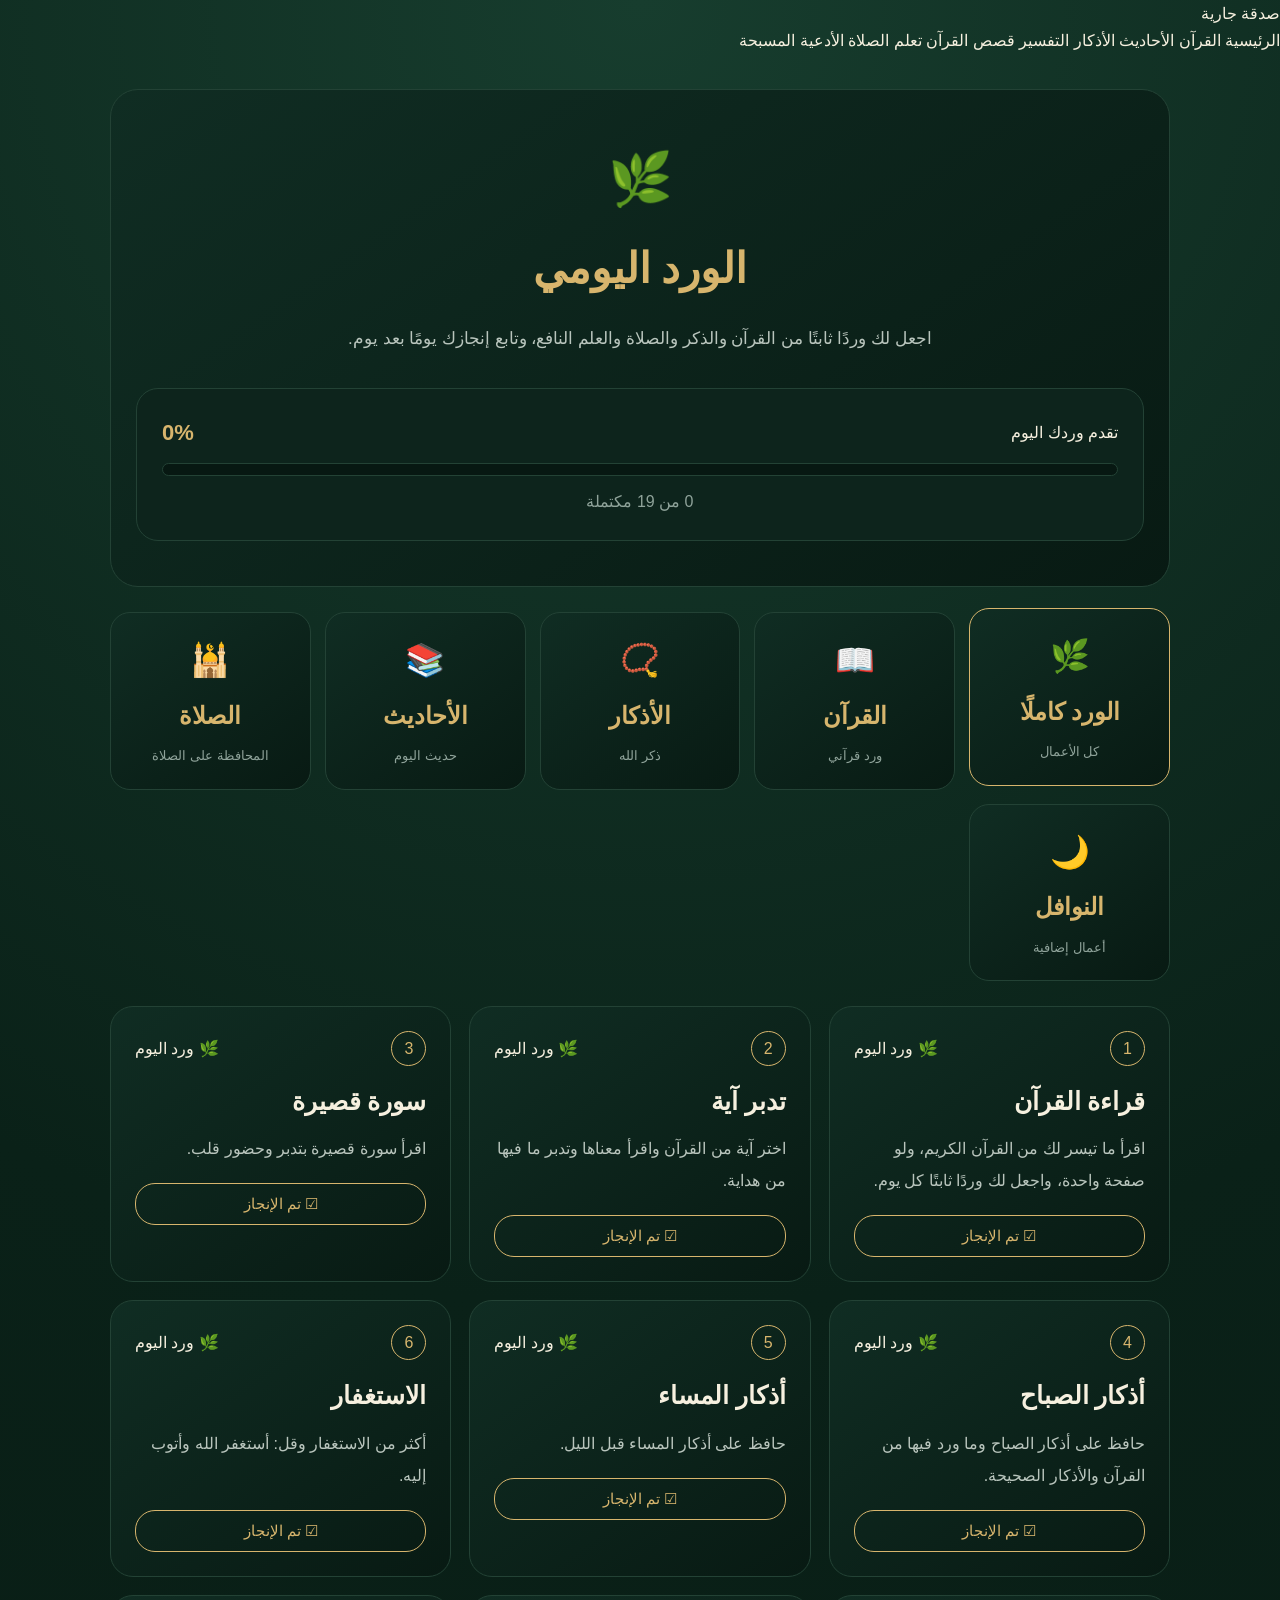
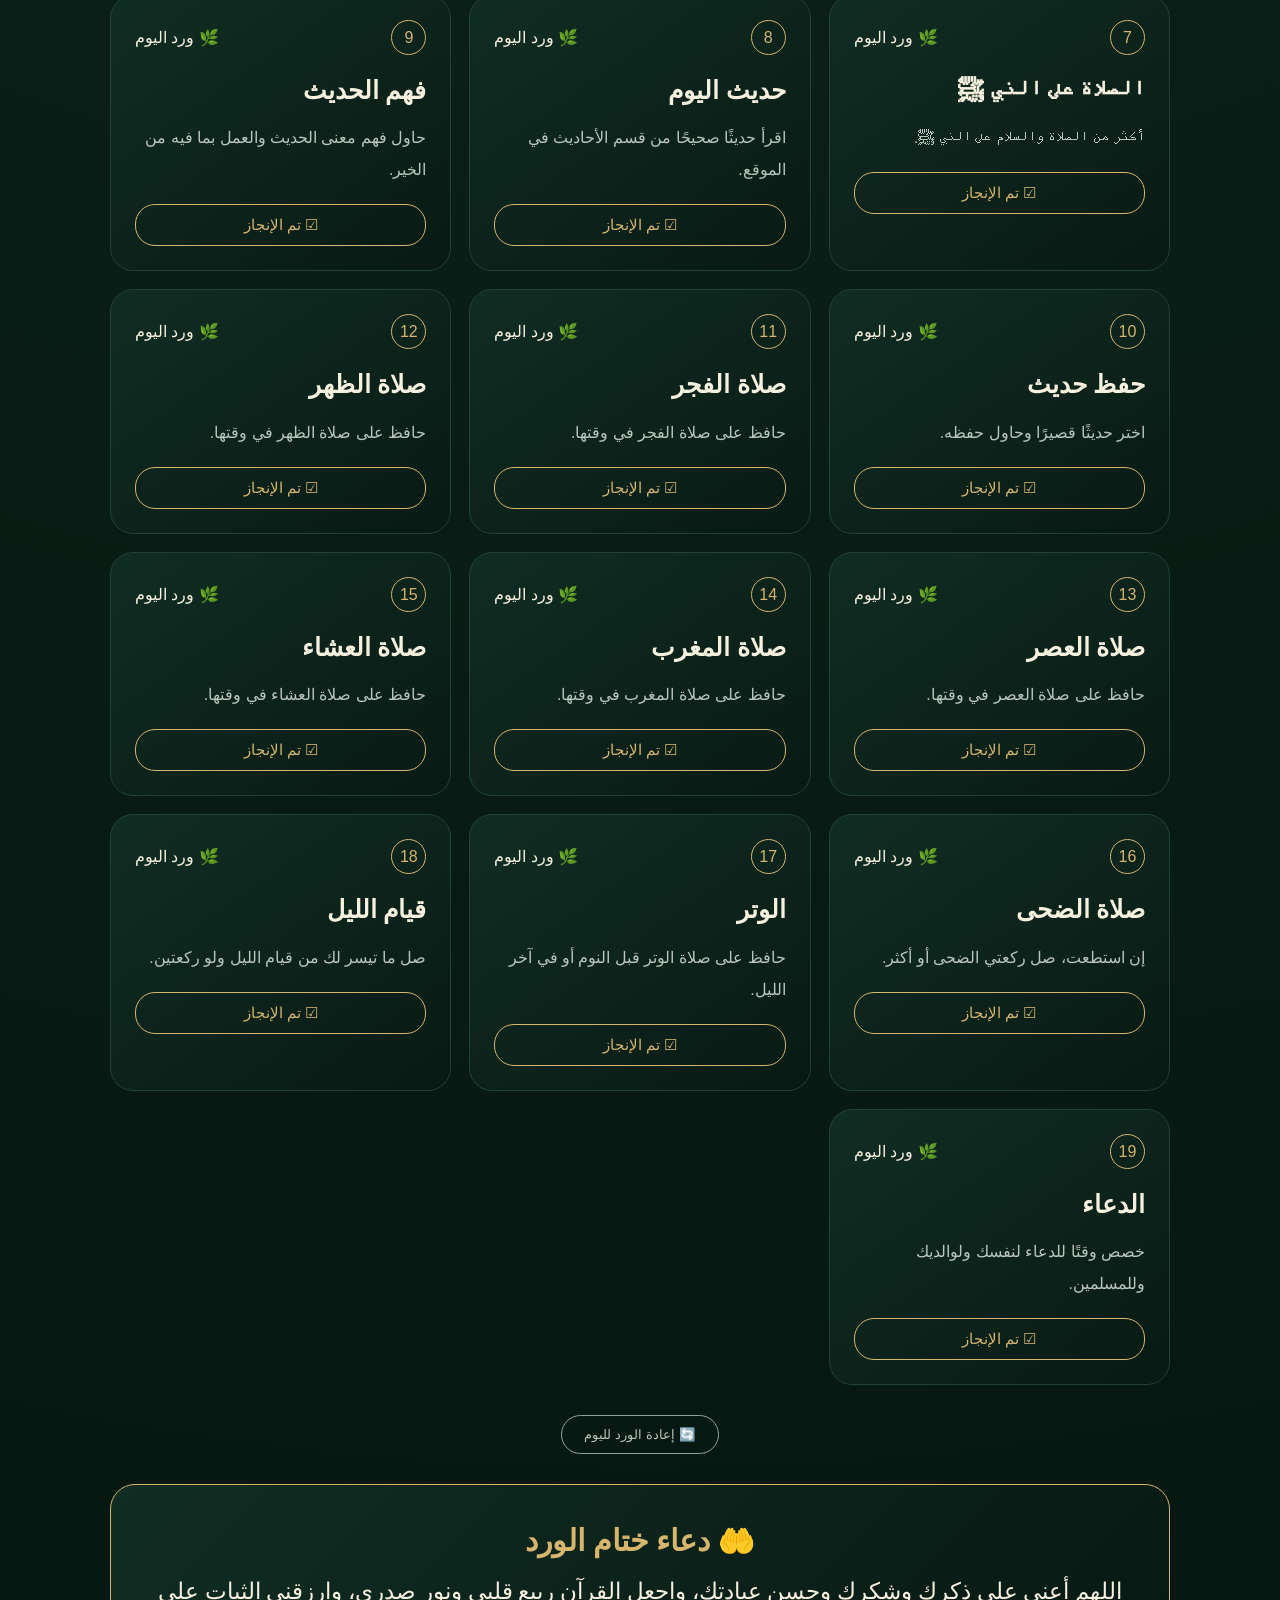
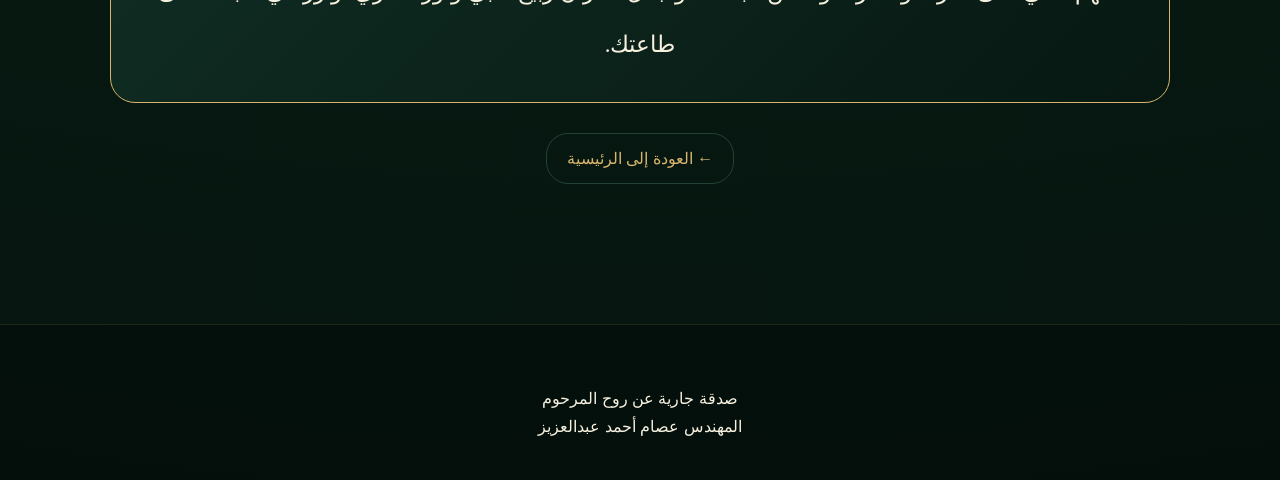
<file: daily-wird.html>
<!DOCTYPE html>
<html lang="ar" dir="rtl">

<head>

  <meta charset="UTF-8">
  <meta name="viewport" content="width=device-width, initial-scale=1.0">

  <title>الورد اليومي | صدقة جارية</title>

  <link rel="stylesheet" href="style.css">

  <style>

    .wird-page {
      max-width: 1100px;
      margin: auto;
      padding: 35px 20px 60px;
    }

    .wird-hero {
      text-align: center;
      padding: 45px 25px;
      margin-bottom: 25px;

      background: linear-gradient(
        145deg,
        #102d23,
        #081a13
      );

      border: 1px solid #234235;
      border-radius: 28px;
    }

    .wird-icon {
      font-size: 52px;
      margin-bottom: 10px;
    }

    .wird-hero h1 {
      color: #d7b56d;
      font-family: "Traditional Arabic", serif;
      font-size: 42px;
      margin: 5px 0 15px;
    }

    .wird-hero p {
      color: #b9c5bd;
      line-height: 2.2;
      font-size: 17px;
      max-width: 800px;
      margin: auto;
    }

    .progress-box {
      margin-top: 30px;
      padding: 25px;

      background: #0d241c;

      border: 1px solid #234235;
      border-radius: 22px;
    }

    .progress-top {
      display: flex;
      justify-content: space-between;
      align-items: center;
      gap: 15px;

      color: #f6f0df;
      margin-bottom: 12px;
    }

    .progress-percent {
      color: #d7b56d;
      font-size: 22px;
      font-weight: bold;
    }

    .progress-bar {
      width: 100%;
      height: 13px;

      background: #071812;

      border-radius: 20px;
      overflow: hidden;

      border: 1px solid #234235;
    }

    .progress-fill {
      height: 100%;
      width: 0%;

      background: #d7b56d;

      border-radius: 20px;

      transition: width .4s ease;
    }

    .progress-text {
      margin-top: 12px;
      color: #8fa39a;
      text-align: center;
    }

    .categories {
      display: grid;

      grid-template-columns:
        repeat(auto-fit, minmax(170px, 1fr));

      gap: 14px;

      margin: 25px 0;
    }

    .category-card {
      background: linear-gradient(
        145deg,
        #102d23,
        #081a13
      );

      border: 1px solid #234235;
      border-radius: 20px;

      padding: 20px;

      text-align: center;

      cursor: pointer;

      transition: .25s;
    }

    .category-card:hover,
    .category-card.active {
      transform: translateY(-4px);
      border-color: #d7b56d;
    }

    .category-icon {
      font-size: 32px;
      margin-bottom: 8px;
    }

    .category-card h2 {
      color: #d7b56d;

      font-family:
        "Traditional Arabic",
        serif;

      font-size: 24px;

      margin: 5px 0;
    }

    .category-card span {
      color: #8fa39a;
      font-size: 13px;
    }

    .wird-list {
      display: grid;

      grid-template-columns:
        repeat(auto-fit, minmax(280px, 1fr));

      gap: 18px;
    }

    .wird-card {
      background: linear-gradient(
        145deg,
        #102d23,
        #081a13
      );

      border: 1px solid #234235;
      border-radius: 23px;

      padding: 24px;

      transition: .25s;
    }

    .wird-card.done {
      border-color: #d7b56d;
      background: linear-gradient(
        145deg,
        #15382b,
        #081a13
      );
    }

    .wird-card-top {
      display: flex;

      justify-content:
        space-between;

      align-items: center;

      gap: 12px;
    }

    .wird-number {
      display: inline-flex;

      width: 35px;
      height: 35px;

      align-items: center;
      justify-content: center;

      border:
        1px solid #d7b56d;

      border-radius: 50%;

      color: #d7b56d;
    }

    .wird-card h3 {
      color: #f6f0df;

      font-family:
        "Traditional Arabic",
        serif;

      font-size: 25px;

      margin: 15px 0 10px;
    }

    .wird-card p {
      color: #b9c5bd;

      line-height: 2;

      margin-bottom: 18px;
    }

    .done-button {
      width: 100%;

      padding: 11px;

      border:
        1px solid #d7b56d;

      border-radius: 20px;

      background: transparent;

      color: #d7b56d;

      cursor: pointer;

      font-size: 15px;
    }

    .done-button:hover {
      background: #d7b56d;
      color: #081a13;
    }

    .wird-card.done
    .done-button {

      background: #d7b56d;

      color: #081a13;

    }

    .reset-button {
      display: block;

      margin: 30px auto 0;

      padding: 11px 22px;

      border:
        1px solid #8fa39a;

      border-radius: 22px;

      background: transparent;

      color: #b9c5bd;

      cursor: pointer;
    }

    .reset-button:hover {
      border-color: #d7b56d;
      color: #d7b56d;
    }

    .empty {
      text-align: center;

      color: #8fa39a;

      padding: 40px;
    }

    .dua-box {
      margin-top: 30px;

      padding: 30px 22px;

      text-align: center;

      background: linear-gradient(
        135deg,
        #102d23,
        #071812
      );

      border:
        1px solid #d7b56d;

      border-radius: 25px;
    }

    .dua-box h2 {
      color: #d7b56d;

      font-family:
        "Traditional Arabic",
        serif;

      font-size: 30px;
    }

    .dua-box p {
      color: #f6f0df;

      font-family:
        "Traditional Arabic",
        serif;

      font-size: 23px;

      line-height: 2.3;
    }

    .back-button {
      display: block;

      width: fit-content;

      margin: 30px auto 0;

      padding: 11px 20px;

      border:
        1px solid #234235;

      border-radius: 22px;

      color: #d7b56d;

      text-decoration: none;
    }

    .back-button:hover {
      border-color: #d7b56d;
    }

  </style>

</head>


<body>


<header>

  <div class="logo">
    صدقة جارية
  </div>

  <nav>

    <a href="index.html">الرئيسية</a>
    <a href="quran.html">القرآن</a>
    <a href="hadith.html">الأحاديث</a>
    <a href="adhkar.html">الأذكار</a>
    <a href="quran-tafsir.html">التفسير</a>
    <a href="quran-stories.html">قصص القرآن</a>
    <a href="prayer.html">تعلم الصلاة</a>
    <a href="duas.html">الأدعية</a>
    <a href="tasbeeh.html">المسبحة</a>

  </nav>

</header>



<main class="wird-page">


  <section class="wird-hero">

    <div class="wird-icon">
      🌿
    </div>

    <h1>
      الورد اليومي
    </h1>

    <p>
      اجعل لك وردًا ثابتًا من القرآن والذكر
      والصلاة والعلم النافع، وتابع إنجازك يومًا بعد يوم.
    </p>


    <div class="progress-box">

      <div class="progress-top">

        <span>
          تقدم وردك اليوم
        </span>

        <span
          id="progressPercent"
          class="progress-percent">

          0%

        </span>

      </div>


      <div class="progress-bar">

        <div
          id="progressFill"
          class="progress-fill">
        </div>

      </div>


      <div
        id="progressText"
        class="progress-text">

        0 من 20 مكتملة

      </div>

    </div>

  </section>



  <!-- الأقسام -->

  <section class="categories">


    <div
      class="category-card active"
      onclick="showCategory('all', this)">

      <div class="category-icon">
        🌿
      </div>

      <h2>
        الورد كاملًا
      </h2>

      <span>
        كل الأعمال
      </span>

    </div>



    <div
      class="category-card"
      onclick="showCategory('quran', this)">

      <div class="category-icon">
        📖
      </div>

      <h2>
        القرآن
      </h2>

      <span>
        ورد قرآني
      </span>

    </div>



    <div
      class="category-card"
      onclick="showCategory('adhkar', this)">

      <div class="category-icon">
        📿
      </div>

      <h2>
        الأذكار
      </h2>

      <span>
        ذكر الله
      </span>

    </div>



    <div
      class="category-card"
      onclick="showCategory('hadith', this)">

      <div class="category-icon">
        📚
      </div>

      <h2>
        الأحاديث
      </h2>

      <span>
        حديث اليوم
      </span>

    </div>



    <div
      class="category-card"
      onclick="showCategory('prayer', this)">

      <div class="category-icon">
        🕌
      </div>

      <h2>
        الصلاة
      </h2>

      <span>
        المحافظة على الصلاة
      </span>

    </div>



    <div
      class="category-card"
      onclick="showCategory('nafl', this)">

      <div class="category-icon">
        🌙
      </div>

      <h2>
        النوافل
      </h2>

      <span>
        أعمال إضافية
      </span>

    </div>


  </section>



  <!-- قائمة الورد -->

  <section
    id="wirdList"
    class="wird-list">
  </section>



  <!-- إعادة الورد -->

  <button
    class="reset-button"
    onclick="resetWird()">

    🔄 إعادة الورد لليوم

  </button>



  <!-- دعاء -->

  <section class="dua-box">

    <h2>
      🤲 دعاء ختام الورد
    </h2>

    <p>
      اللهم أعني على ذكرك وشكرك وحسن عبادتك،
      واجعل القرآن ربيع قلبي ونور صدري،
      وارزقني الثبات على طاعتك.
    </p>

  </section>



  <a
    href="index.html"
    class="back-button">

    ← العودة إلى الرئيسية

  </a>


</main>



<footer>

  صدقة جارية عن روح المرحوم

  <br>

  المهندس عصام أحمد عبدالعزيز

</footer>



<script>


/* =========================
   بيانات الورد
========================= */

const wirdItems = [

  {
    id: "quran1",
    category: "quran",
    title: "قراءة القرآن",
    text: "اقرأ ما تيسر لك من القرآن الكريم، ولو صفحة واحدة، واجعل لك وردًا ثابتًا كل يوم."
  },

  {
    id: "quran2",
    category: "quran",
    title: "تدبر آية",
    text: "اختر آية من القرآن واقرأ معناها وتدبر ما فيها من هداية."
  },

  {
    id: "quran3",
    category: "quran",
    title: "سورة قصيرة",
    text: "اقرأ سورة قصيرة بتدبر وحضور قلب."
  },


  {
    id: "adhkar1",
    category: "adhkar",
    title: "أذكار الصباح",
    text: "حافظ على أذكار الصباح وما ورد فيها من القرآن والأذكار الصحيحة."
  },

  {
    id: "adhkar2",
    category: "adhkar",
    title: "أذكار المساء",
    text: "حافظ على أذكار المساء قبل الليل."
  },

  {
    id: "adhkar3",
    category: "adhkar",
    title: "الاستغفار",
    text: "أكثر من الاستغفار وقل: أستغفر الله وأتوب إليه."
  },

  {
    id: "adhkar4",
    category: "adhkar",
    title: "الصلاة على النبي ﷺ",
    text: "أكثر من الصلاة والسلام على النبي ﷺ."
  },


  {
    id: "hadith1",
    category: "hadith",
    title: "حديث اليوم",
    text: "اقرأ حديثًا صحيحًا من قسم الأحاديث في الموقع."
  },

  {
    id: "hadith2",
    category: "hadith",
    title: "فهم الحديث",
    text: "حاول فهم معنى الحديث والعمل بما فيه من الخير."
  },

  {
    id: "hadith3",
    category: "hadith",
    title: "حفظ حديث",
    text: "اختر حديثًا قصيرًا وحاول حفظه."
  },


  {
    id: "prayer1",
    category: "prayer",
    title: "صلاة الفجر",
    text: "حافظ على صلاة الفجر في وقتها."
  },

  {
    id: "prayer2",
    category: "prayer",
    title: "صلاة الظهر",
    text: "حافظ على صلاة الظهر في وقتها."
  },

  {
    id: "prayer3",
    category: "prayer",
    title: "صلاة العصر",
    text: "حافظ على صلاة العصر في وقتها."
  },

  {
    id: "prayer4",
    category: "prayer",
    title: "صلاة المغرب",
    text: "حافظ على صلاة المغرب في وقتها."
  },

  {
    id: "prayer5",
    category: "prayer",
    title: "صلاة العشاء",
    text: "حافظ على صلاة العشاء في وقتها."
  },


  {
    id: "nafl1",
    category: "nafl",
    title: "صلاة الضحى",
    text: "إن استطعت، صل ركعتي الضحى أو أكثر."
  },

  {
    id: "nafl2",
    category: "nafl",
    title: "الوتر",
    text: "حافظ على صلاة الوتر قبل النوم أو في آخر الليل."
  },

  {
    id: "nafl3",
    category: "nafl",
    title: "قيام الليل",
    text: "صل ما تيسر لك من قيام الليل ولو ركعتين."
  },

  {
    id: "nafl4",
    category: "nafl",
    title: "الدعاء",
    text: "خصص وقتًا للدعاء لنفسك ولوالديك وللمسلمين."
  }

];



/* =========================
   حالة الورد
========================= */

let completed =
  JSON.parse(
    localStorage.getItem(
      "dailyWirdProgress"
    )
  ) || {};



/* =========================
   عرض الورد
========================= */

function showCategory(
  category,
  button
) {


  document
    .querySelectorAll(
      ".category-card"
    )
    .forEach(card => {

      card.classList.remove(
        "active"
      );

    });


  if (button) {

    button.classList.add(
      "active"
    );

  }


  const list =
    document.getElementById(
      "wirdList"
    );


  list.innerHTML = "";


  let items;


  if (category === "all") {

    items = wirdItems;

  } else {

    items =
      wirdItems.filter(
        item =>
          item.category ===
          category
      );

  }


  if (!items.length) {

    list.innerHTML = `
      <div class="empty">
        لا توجد عناصر في هذا القسم.
      </div>
    `;

    return;

  }


  items.forEach(
    (item, index) => {


      const isDone =
        completed[item.id] === true;


      const card =
        document.createElement(
          "article"
        );


      card.className =
        "wird-card" +
        (
          isDone
            ? " done"
            : ""
        );


      card.innerHTML = `

        <div class="wird-card-top">

          <div class="wird-number">
            ${index + 1}
          </div>

          <span>
            ${
              isDone
                ? "✅ مكتمل"
                : "🌿 ورد اليوم"
            }
          </span>

        </div>


        <h3>
          ${item.title}
        </h3>


        <p>
          ${item.text}
        </p>


        <button
          class="done-button"
          onclick="toggleDone('${item.id}')">

          ${
            isDone
              ? "✓ تم الإنجاز — اضغط للإلغاء"
              : "☑ تم الإنجاز"
          }

        </button>

      `;


      list.appendChild(card);

    }

  );

}



/* =========================
   تسجيل الإنجاز
========================= */

function toggleDone(
  id
) {


  completed[id] =
    !completed[id];


  localStorage.setItem(
    "dailyWirdProgress",
    JSON.stringify(
      completed
    )
  );


  const active =
    document.querySelector(
      ".category-card.active"
    );


  let category =
    "all";


  if (active) {

    const title =
      active
        .querySelector("h2")
        ?.textContent
        .trim();


    if (
      title === "القرآن"
    )
      category = "quran";

    else if (
      title === "الأذكار"
    )
      category = "adhkar";

    else if (
      title === "الأحاديث"
    )
      category = "hadith";

    else if (
      title === "الصلاة"
    )
      category = "prayer";

    else if (
      title === "النوافل"
    )
      category = "nafl";

  }


  showCategory(
    category,
    active
  );


  updateProgress();

}



/* =========================
   حساب التقدم
========================= */

function updateProgress() {


  const total =
    wirdItems.length;


  let done = 0;


  wirdItems.forEach(
    item => {

      if (
        completed[item.id]
      ) {

        done++;

      }

    }
  );


  const percent =
    total === 0
      ? 0
      : Math.round(
          (
            done /
            total
          ) * 100
        );


  document.getElementById(
    "progressPercent"
  ).textContent =
    percent + "%";


  document.getElementById(
    "progressFill"
  ).style.width =
    percent + "%";


  document.getElementById(
    "progressText"
  ).textContent =

    `${done} من ${total} مكتملة`;

}



/* =========================
   إعادة الورد
========================= */

function resetWird() {


  const confirmReset =
    confirm(
      "هل تريد إعادة الورد اليومي من البداية؟"
    );


  if (!confirmReset)
    return;


  completed = {};


  localStorage.removeItem(
    "dailyWirdProgress"
  );


  showCategory(
    "all",
    document.querySelector(
      ".category-card"
    )
  );


  updateProgress();

}



/* =========================
   التشغيل الأول
========================= */

showCategory(
  "all",
  document.querySelector(
    ".category-card"
  )
);


updateProgress();


</script>


</body>

</html>
</file>
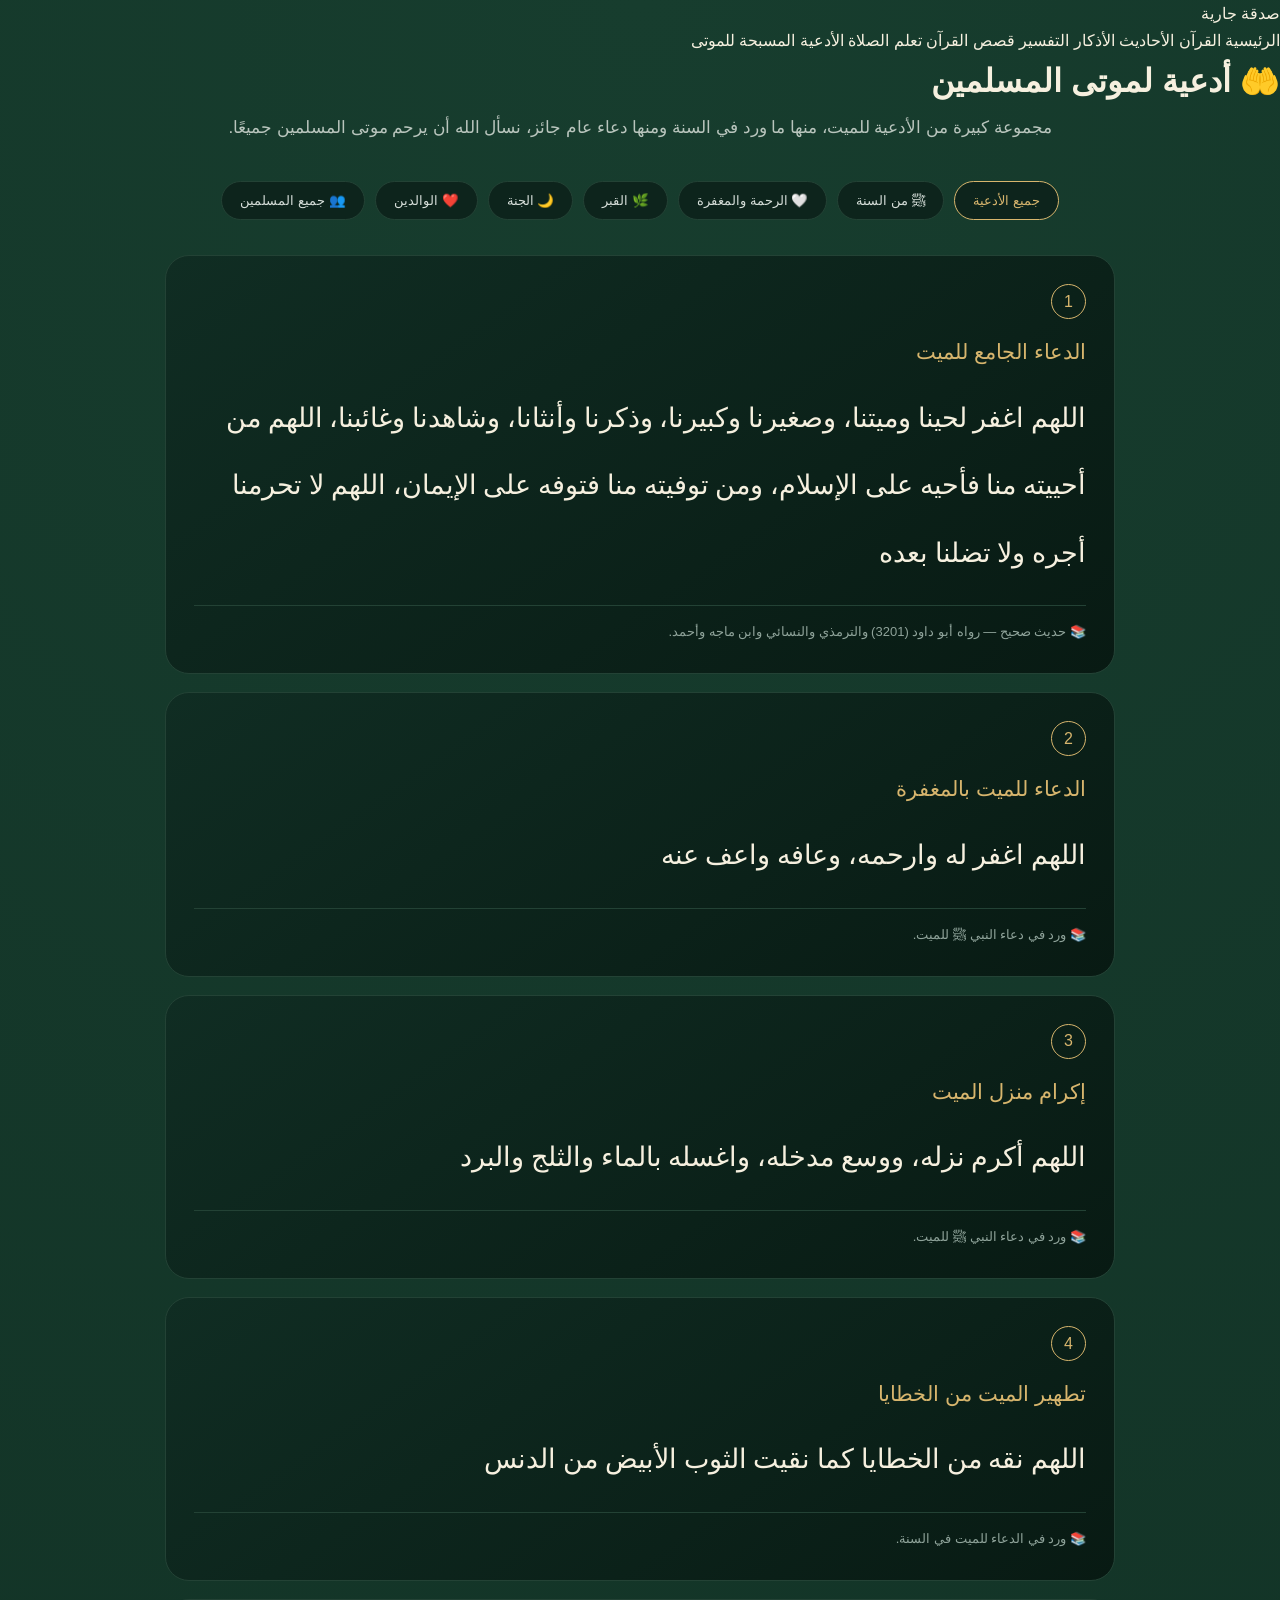
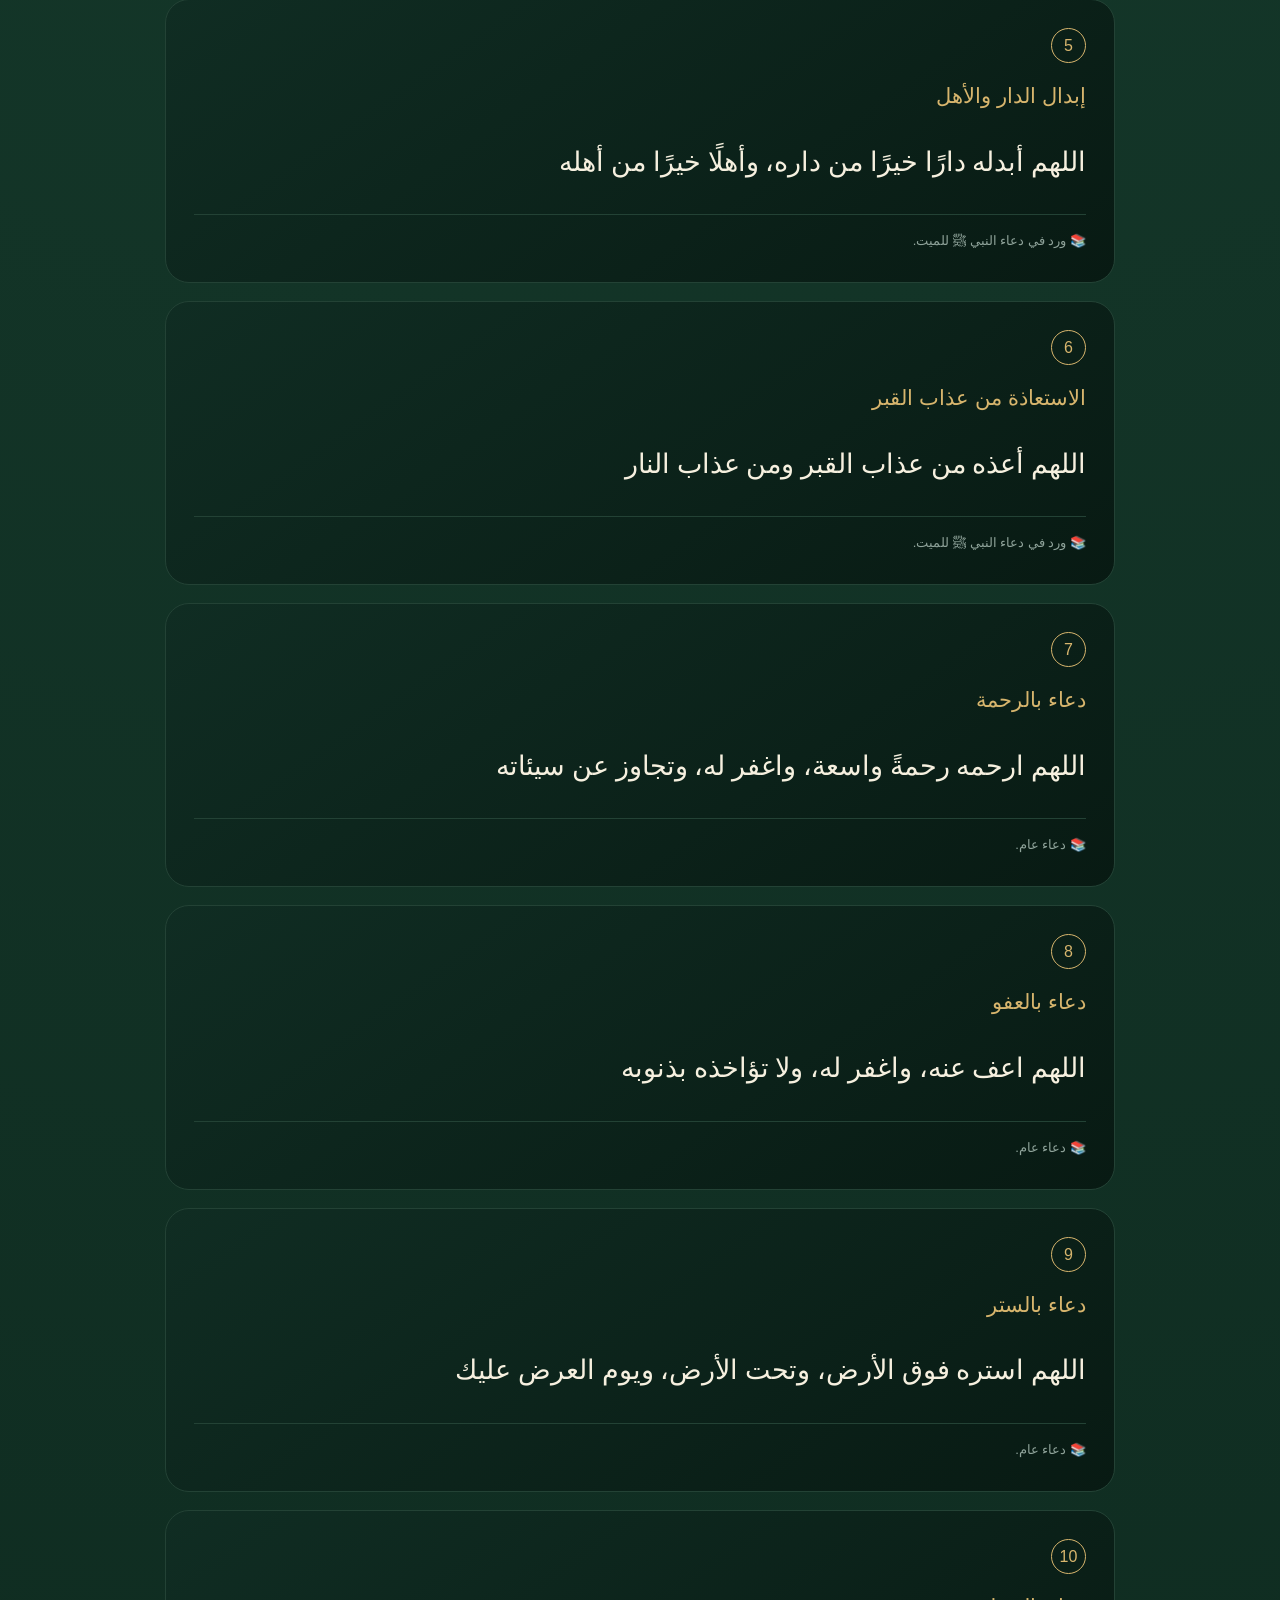
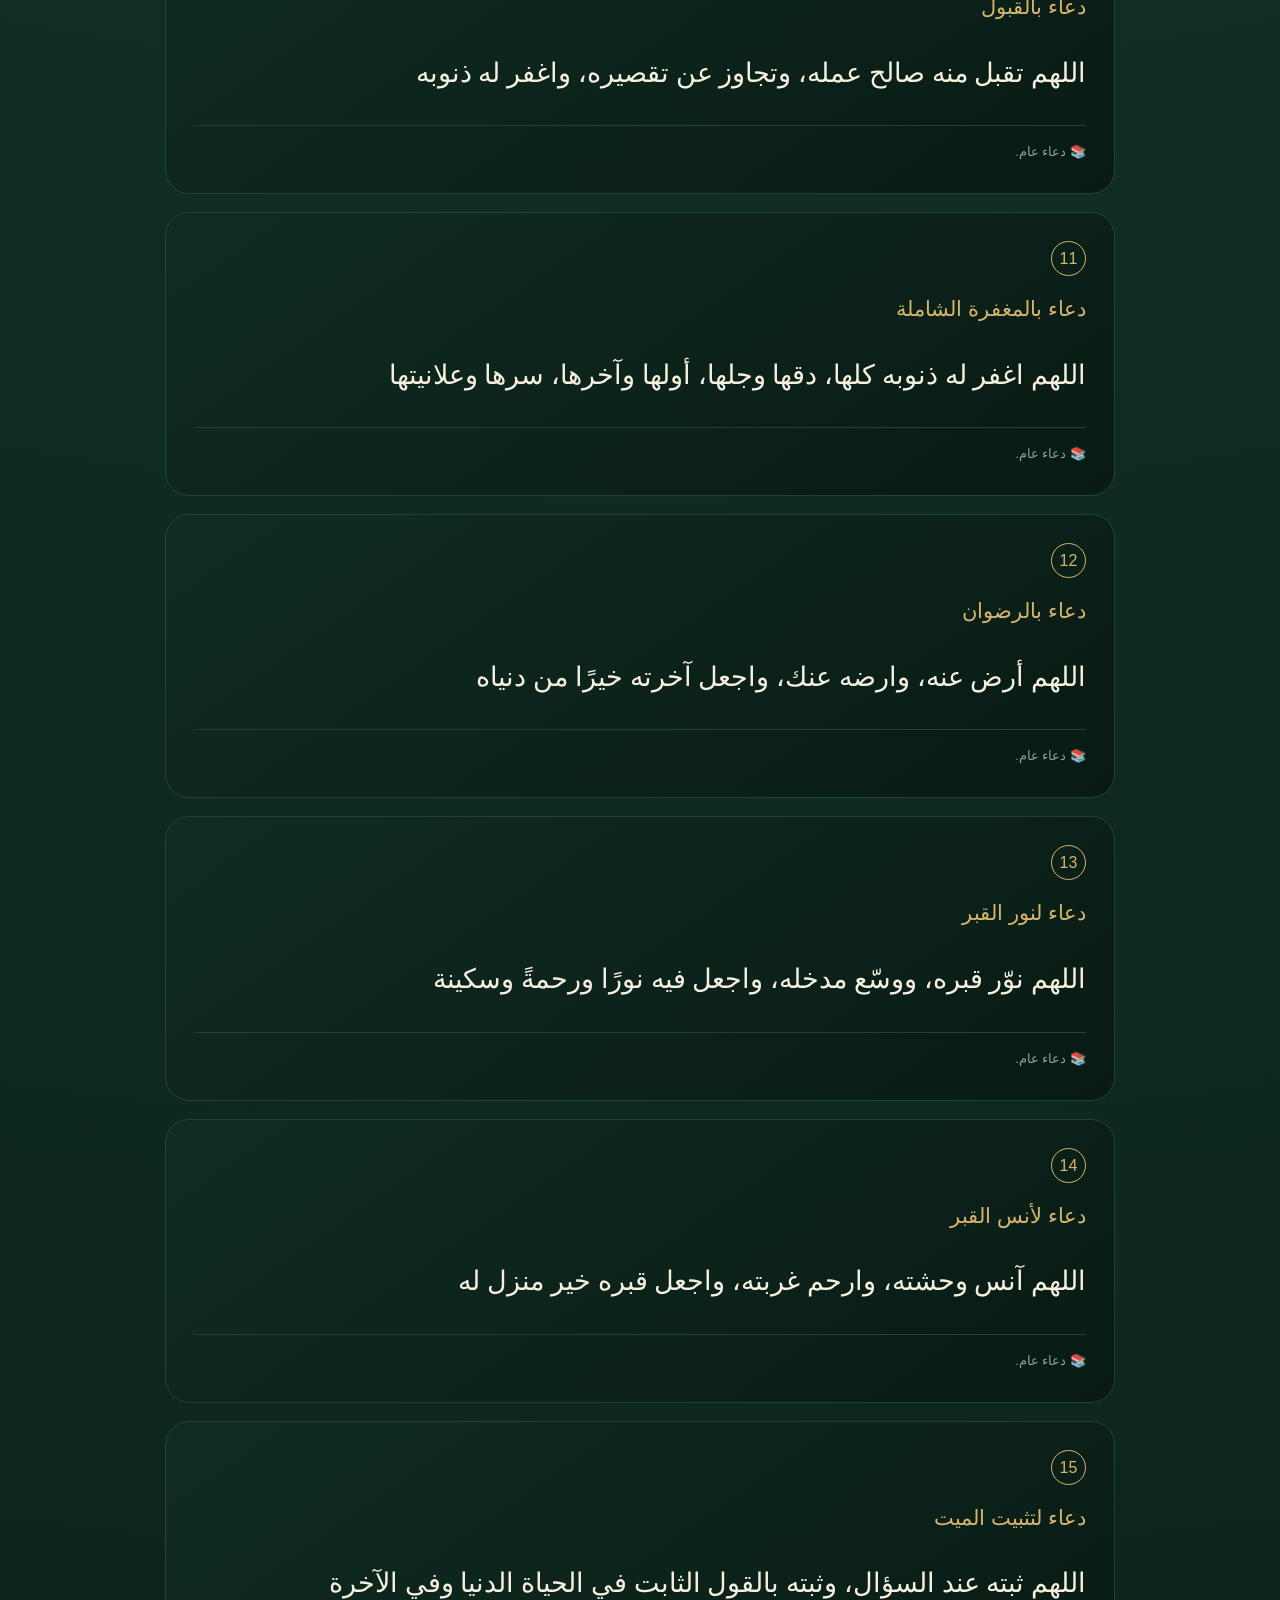
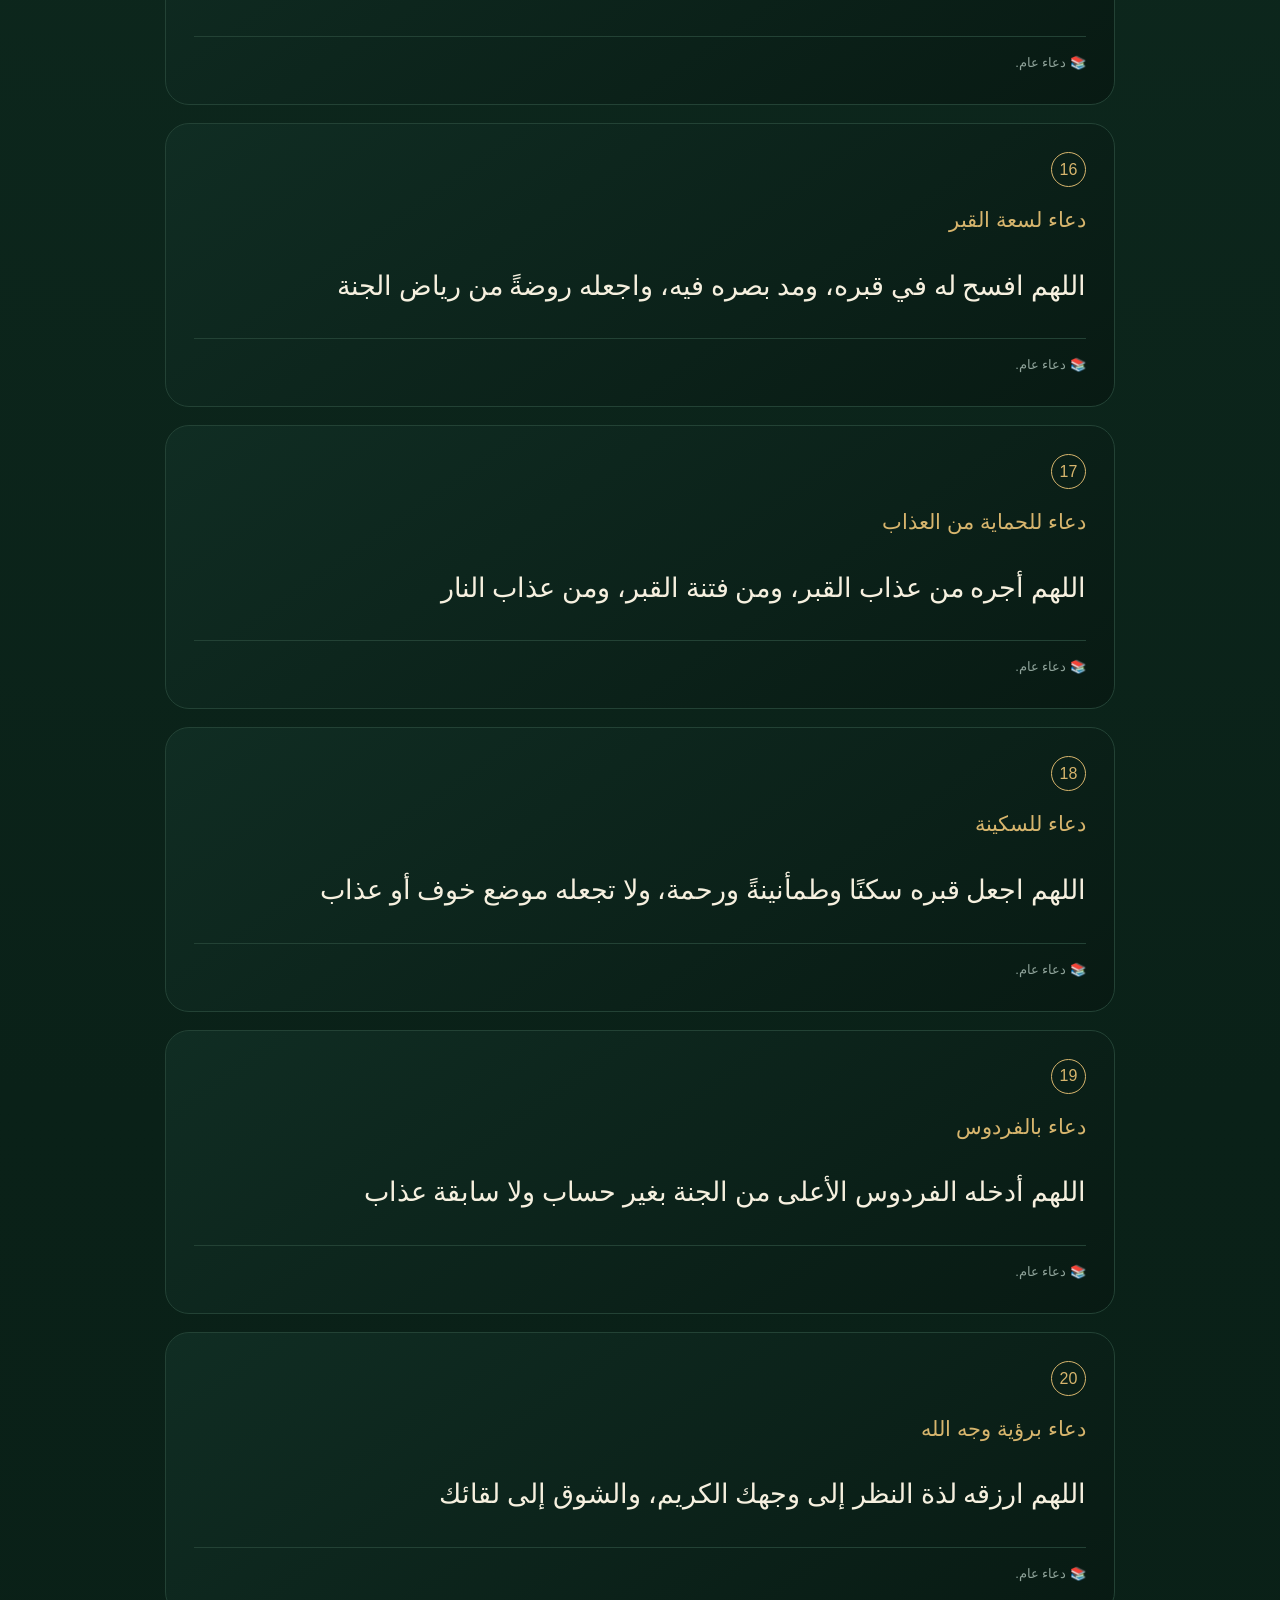
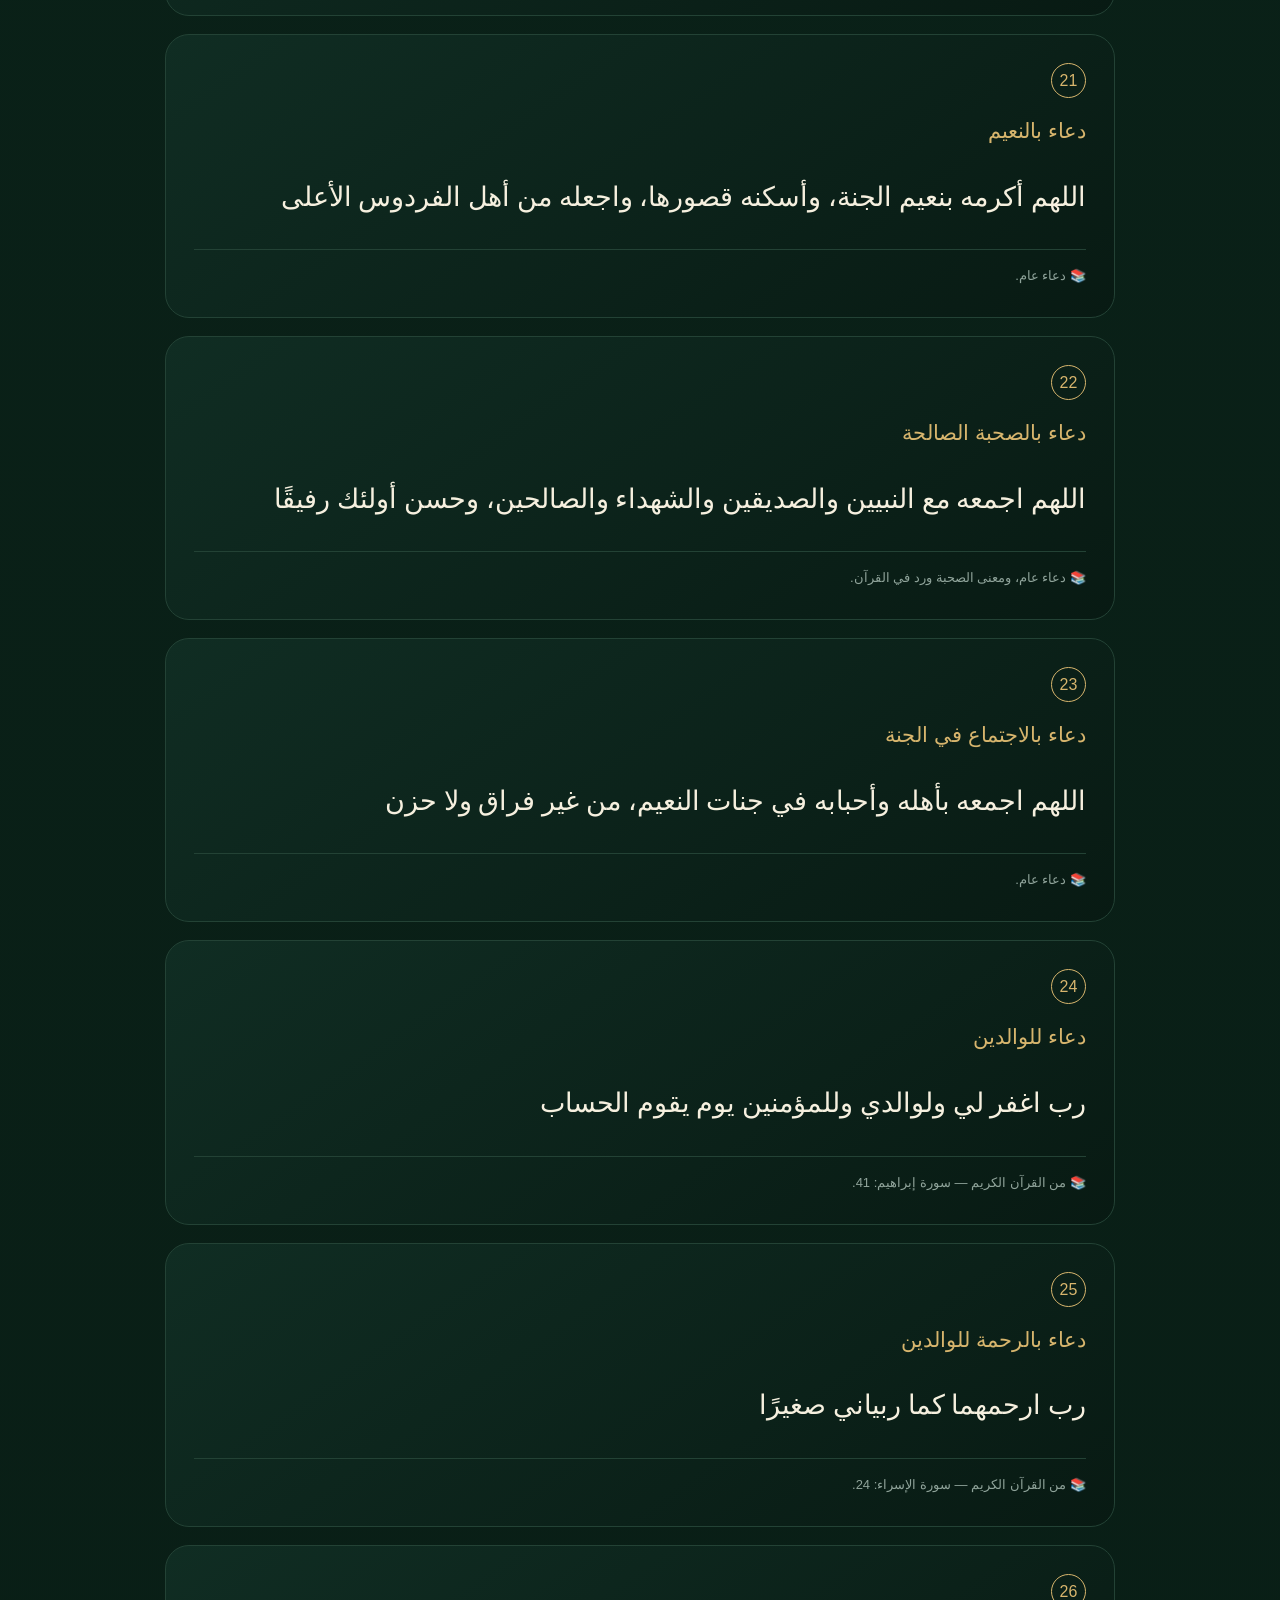
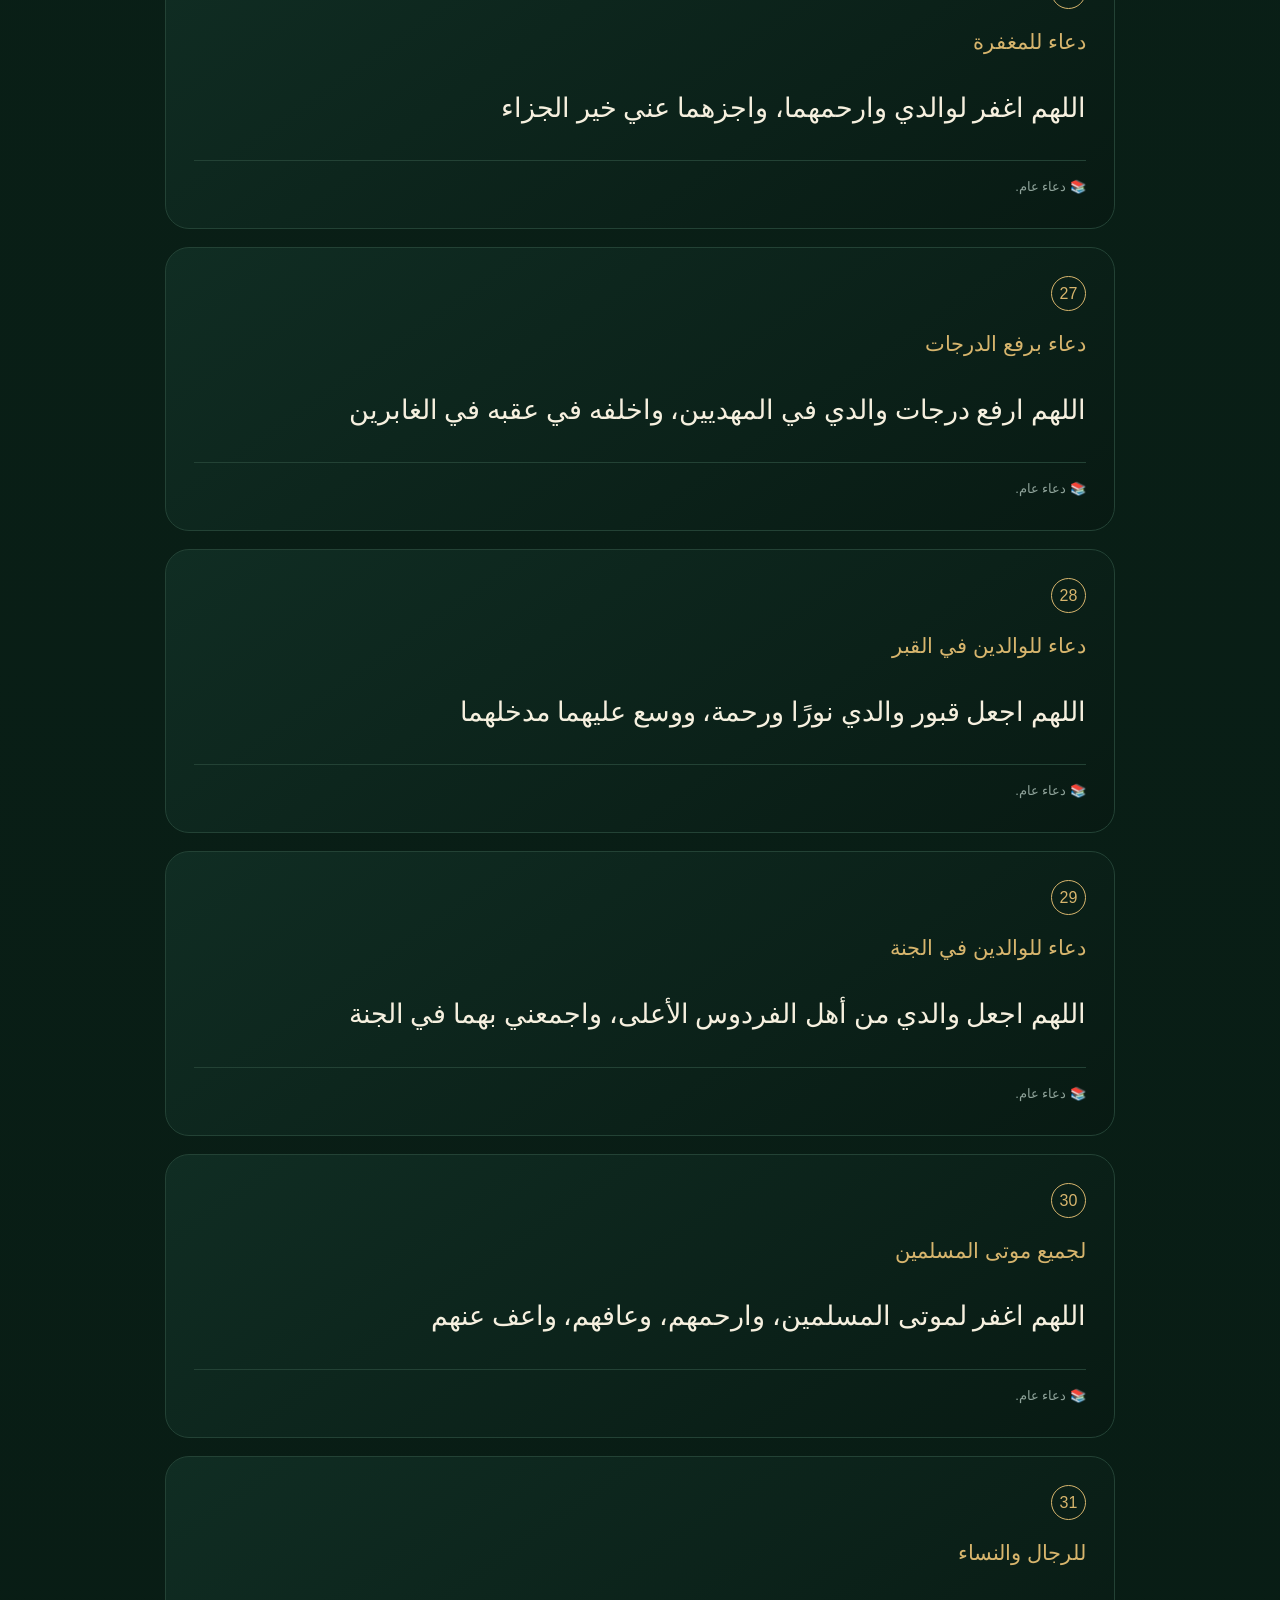
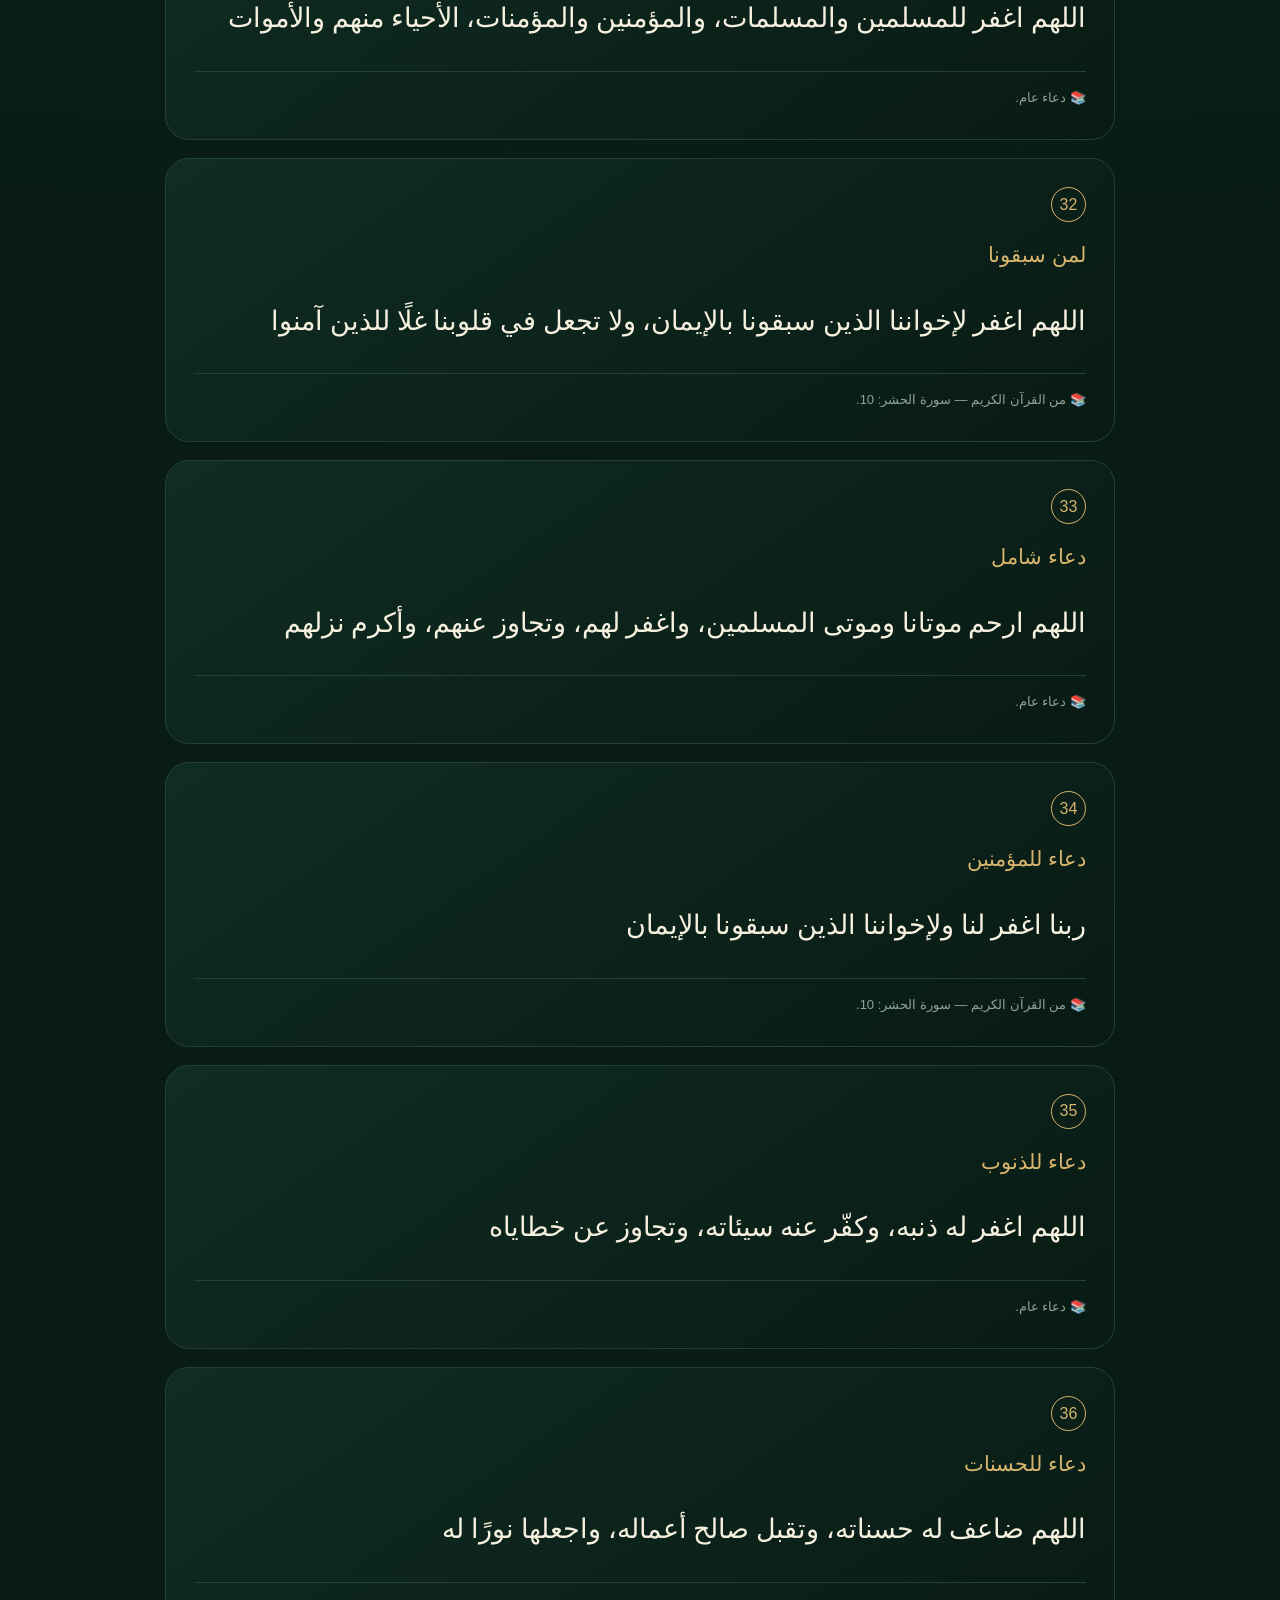
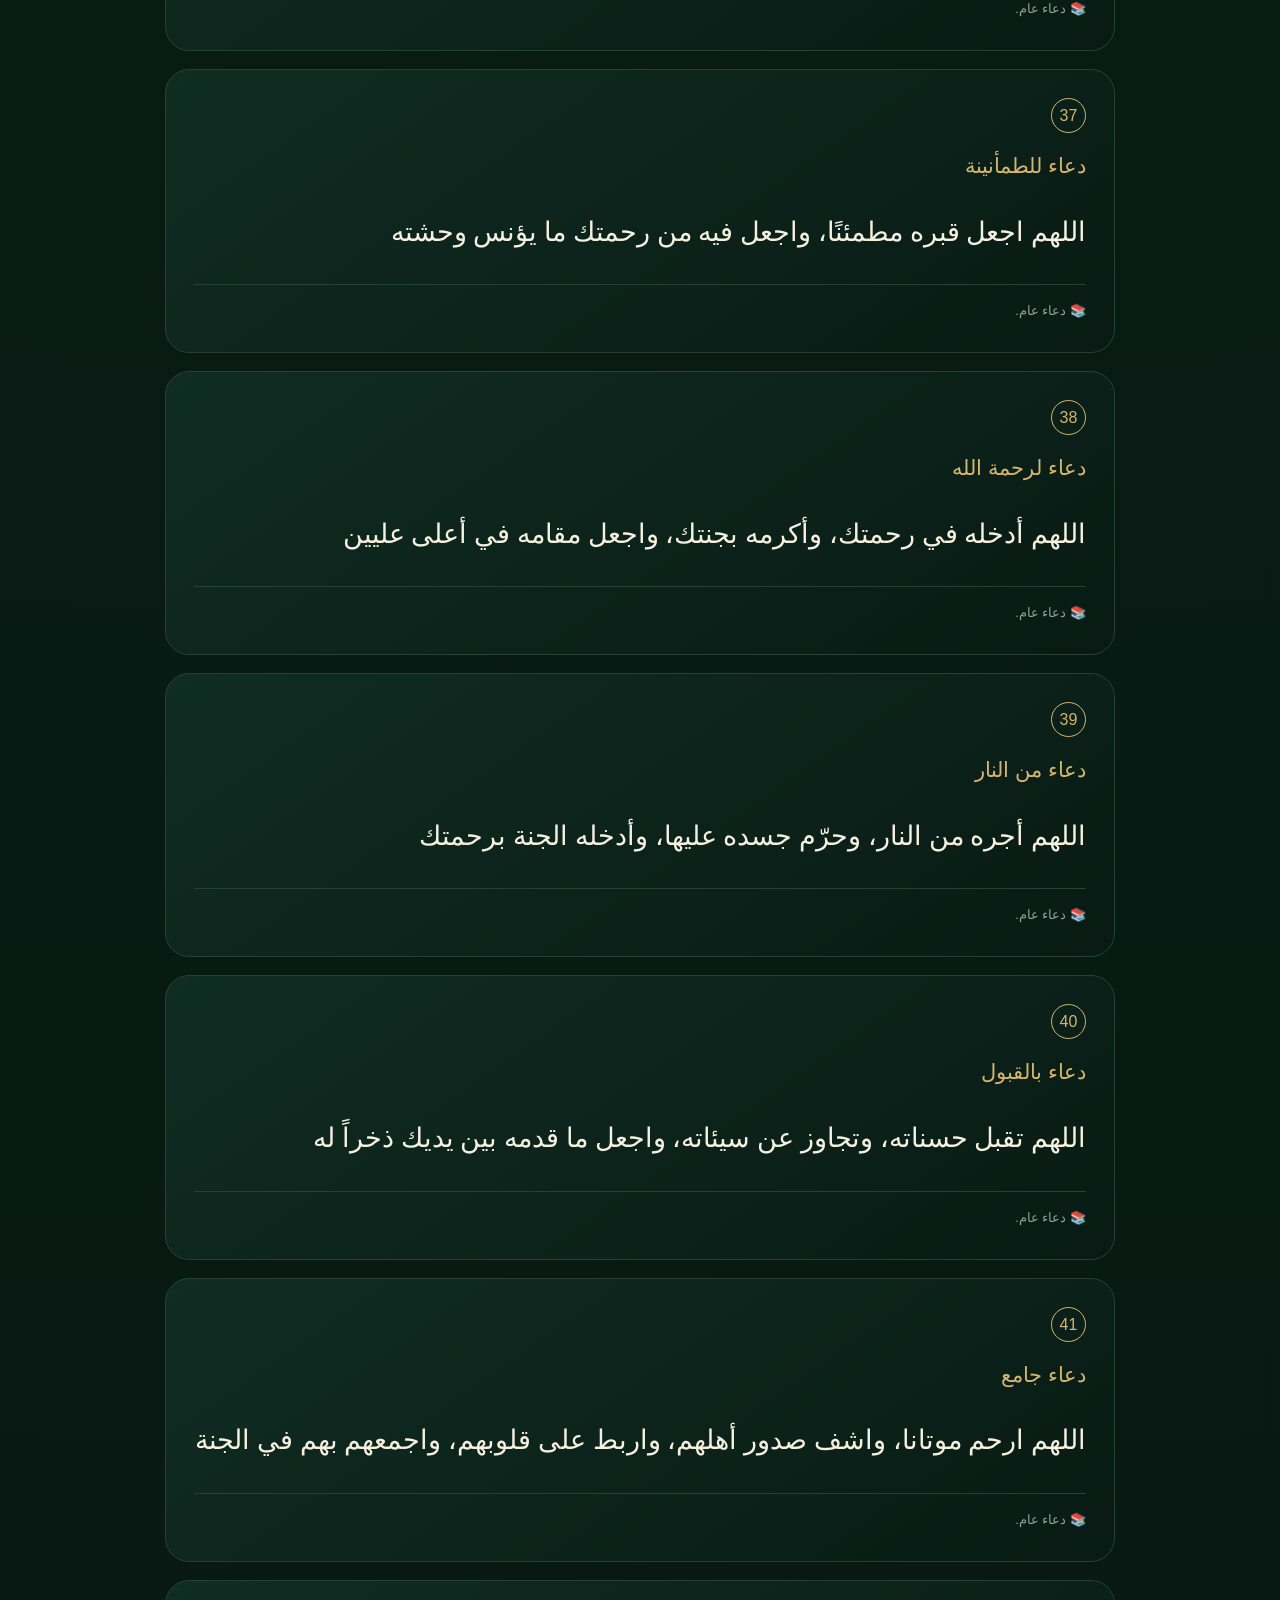
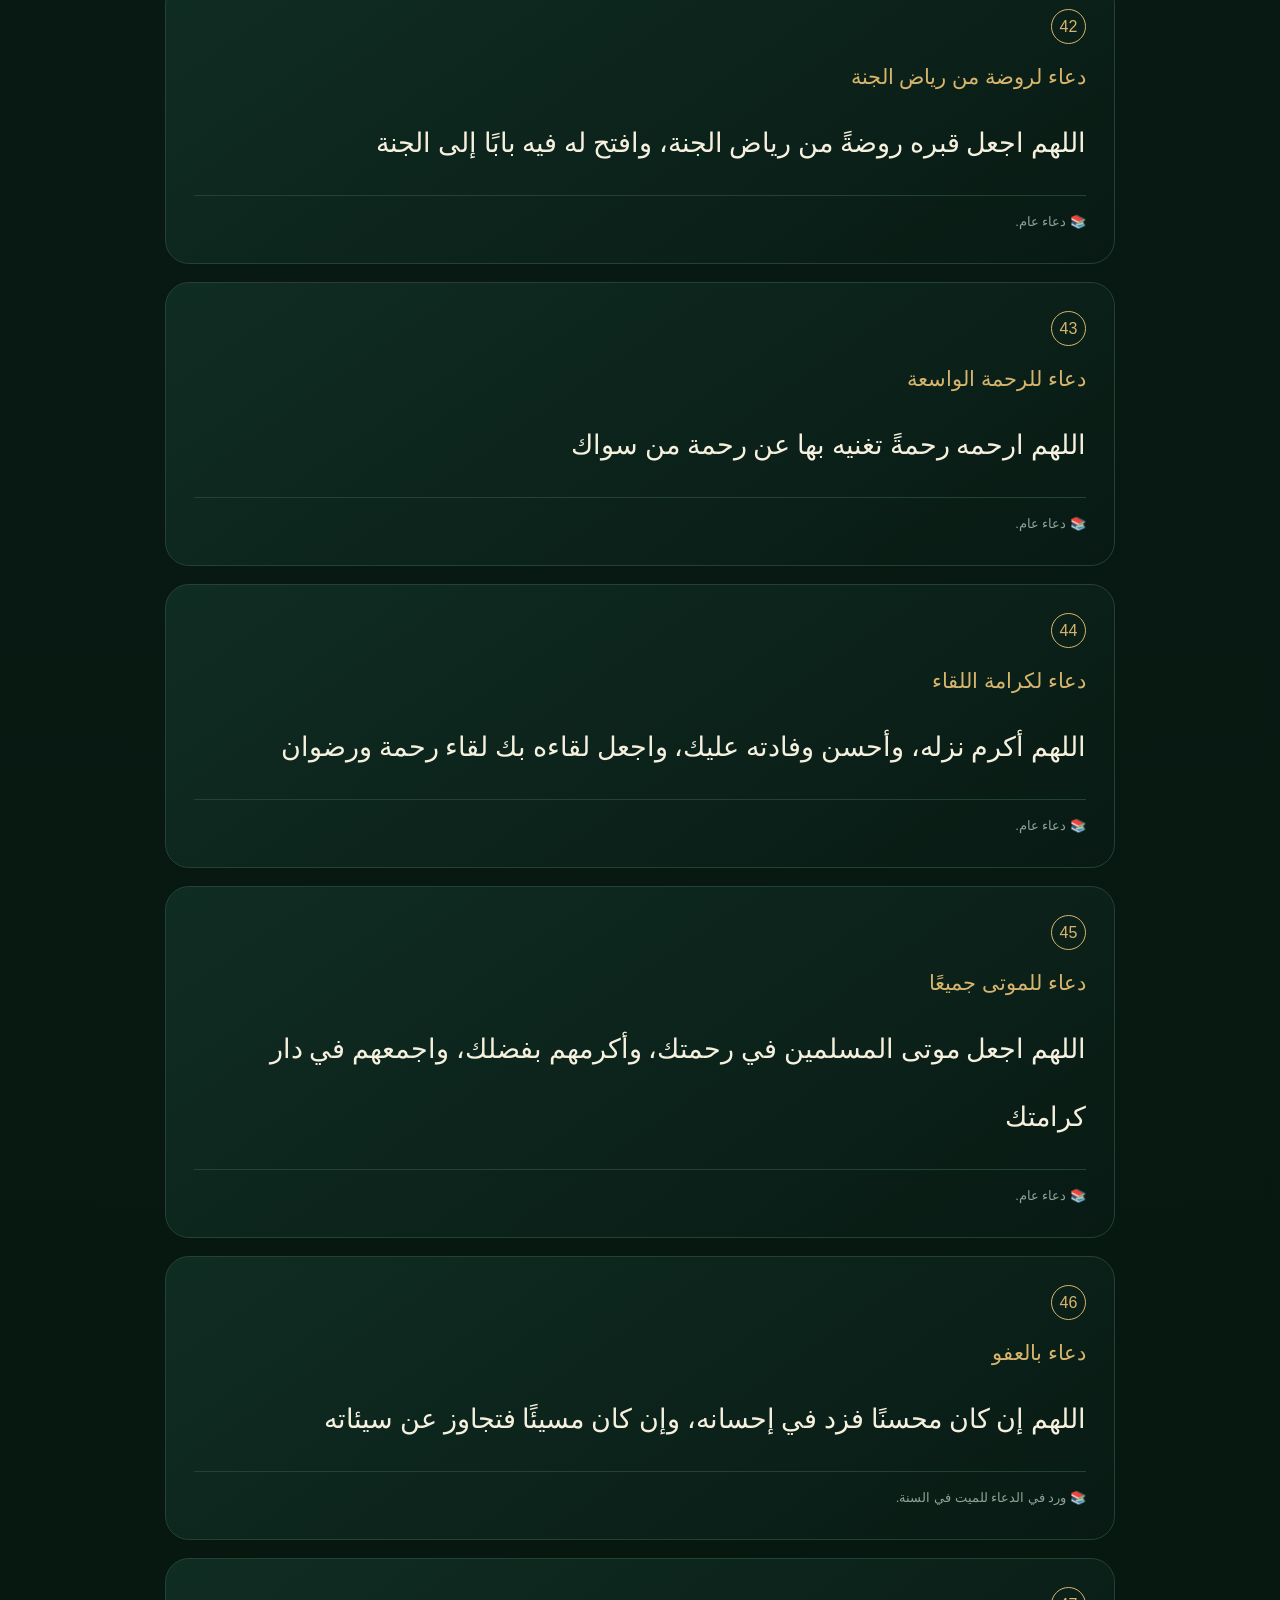
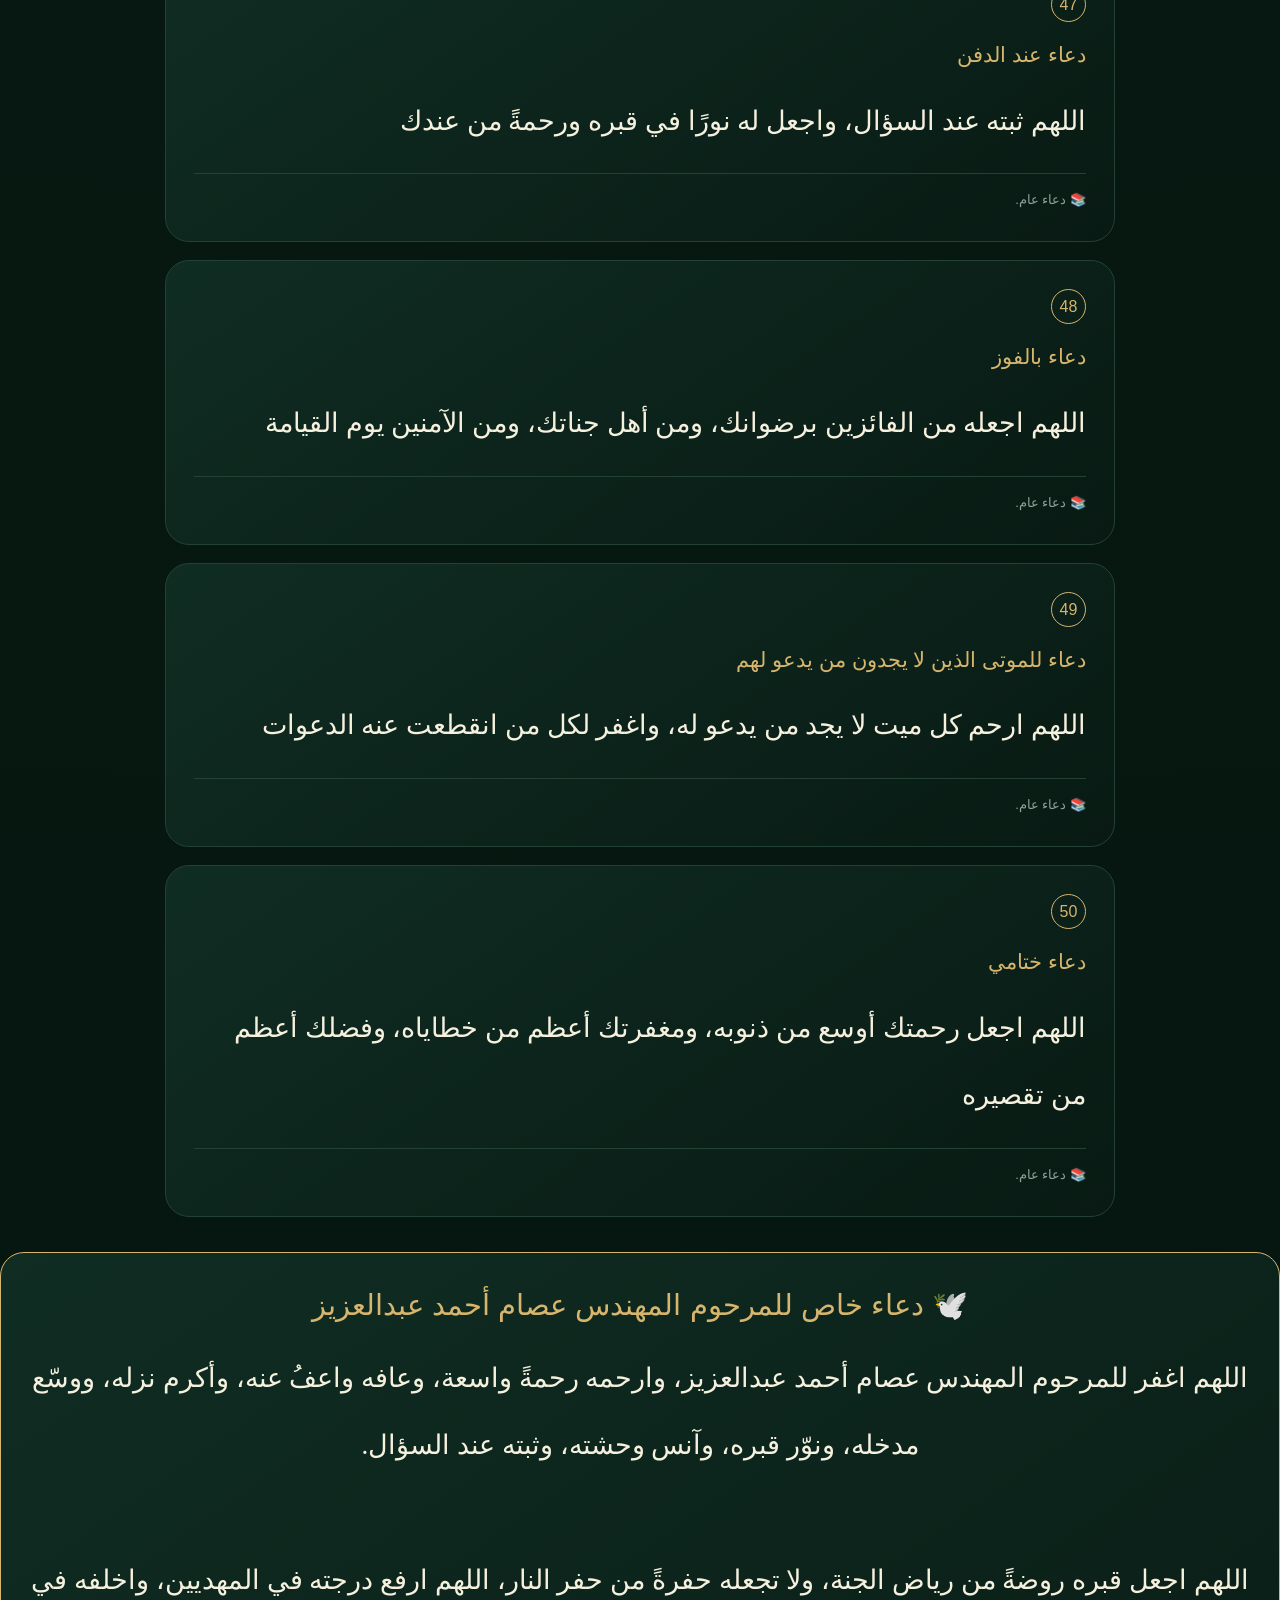
<file: deceased-duas.html>
<!DOCTYPE html>
<html lang="ar" dir="rtl">

<head>

  <meta charset="UTF-8">
  <meta name="viewport" content="width=device-width, initial-scale=1.0">

  <title>أدعية لموتى المسلمين | صدقة جارية</title>

  <link rel="stylesheet" href="style.css">

  <style>

    .intro {
      max-width: 900px;
      margin: auto;
      text-align: center;
      color: #b9c5bd;
      line-height: 2.2;
      font-size: 17px;
      margin-bottom: 35px;
    }

    .categories {
      display: flex;
      flex-wrap: wrap;
      justify-content: center;
      gap: 10px;
      margin-bottom: 35px;
    }

    .category {
      background: #0d241c;
      color: #d6ded9;
      border: 1px solid #234235;
      border-radius: 25px;
      padding: 11px 18px;
      cursor: pointer;
    }

    .category:hover,
    .category.active {
      color: #d7b56d;
      border-color: #d7b56d;
    }

    .duas {
      max-width: 950px;
      margin: auto;
    }

    .dua-card {
      background: linear-gradient(
        145deg,
        #102d23,
        #081a13
      );

      border: 1px solid #234235;
      border-radius: 24px;
      padding: 28px;
      margin-bottom: 18px;
    }

    .dua-card:hover {
      border-color: #486b5b;
    }

    .number {
      display: inline-flex;
      width: 35px;
      height: 35px;
      border: 1px solid #d7b56d;
      border-radius: 50%;
      align-items: center;
      justify-content: center;
      color: #d7b56d;
      margin-bottom: 15px;
    }

    .dua-title {
      color: #d7b56d;
      font-size: 21px;
      margin-bottom: 15px;
    }

    .dua-text {
      font-family: "Traditional Arabic", serif;
      font-size: 27px;
      line-height: 2.5;
      color: #f6f0df;
    }

    .source {
      margin-top: 18px;
      padding-top: 13px;
      border-top: 1px solid #234235;
      color: #8fa39a;
      font-size: 13px;
      line-height: 2;
    }

    .badge {
      display: inline-block;
      margin-top: 10px;
      padding: 6px 12px;
      border-radius: 15px;
      background: rgba(215,181,109,.07);
      color: #d7b56d;
    }

    .special {
      border-color: #d7b56d;
      text-align: center;
      margin-top: 35px;
    }

    .special .dua-title {
      font-size: 29px;
    }

    .footer-note {
      text-align: center;
      color: #8fa39a;
      line-height: 2.2;
      margin: 40px 0;
    }

  </style>

</head>


<body>


<header>

  <div class="logo">
    صدقة جارية
  </div>

  <nav>

    <a href="index.html">الرئيسية</a>
    <a href="quran.html">القرآن</a>
    <a href="hadith.html">الأحاديث</a>
    <a href="adhkar.html">الأذكار</a>
    <a href="quran-tafsir.html">التفسير</a>
    <a href="quran-stories.html">قصص القرآن</a>
    <a href="prayer.html">تعلم الصلاة</a>
    <a href="duas.html">الأدعية</a>
    <a href="tasbeeh.html">المسبحة</a>
    <a href="deceased-duas.html">للموتى</a>

  </nav>

</header>



<main class="container">


  <h1 class="page-title">
    🤲 أدعية لموتى المسلمين
  </h1>


  <p class="intro">

    مجموعة كبيرة من الأدعية للميت،
    منها ما ورد في السنة ومنها دعاء عام جائز،
    نسأل الله أن يرحم موتى المسلمين جميعًا.

  </p>



  <div class="categories">

    <button class="category active"
            onclick="showAll()">
      جميع الأدعية
    </button>

    <button class="category"
            onclick="filterDuas('sunnah')">
      ﷺ من السنة
    </button>

    <button class="category"
            onclick="filterDuas('mercy')">
      🤍 الرحمة والمغفرة
    </button>

    <button class="category"
            onclick="filterDuas('grave')">
      🌿 القبر
    </button>

    <button class="category"
            onclick="filterDuas('paradise')">
      🌙 الجنة
    </button>

    <button class="category"
            onclick="filterDuas('parents')">
      ❤️ الوالدين
    </button>

    <button class="category"
            onclick="filterDuas('muslims')">
      👥 جميع المسلمين
    </button>

  </div>



  <div id="duas"
       class="duas">
  </div>



  <section class="dua-card special">

    <div class="dua-title">

      🕊️ دعاء خاص للمرحوم
      المهندس عصام أحمد عبدالعزيز

    </div>

    <div class="dua-text">

      اللهم اغفر للمرحوم المهندس عصام أحمد عبدالعزيز،
      وارحمه رحمةً واسعة،
      وعافه واعفُ عنه،
      وأكرم نزله،
      ووسّع مدخله،
      ونوّر قبره،
      وآنس وحشته،
      وثبته عند السؤال.

      <br><br>

      اللهم اجعل قبره روضةً من رياض الجنة،
      ولا تجعله حفرةً من حفر النار،
      اللهم ارفع درجته في المهديين،
      واخلفه في أهله بخير،
      واغفر له ما تقدم من ذنبه وما تأخر.

      <br><br>

      اللهم اجزه عن الإحسان إحسانًا،
      وعن الإساءة عفوًا وغفرانًا،
      وأدخله الجنة بغير حساب ولا سابقة عذاب،
      واجمعه بمن يحب في جنات النعيم.

      <br><br>

      اللهم اجعل هذا الموقع صدقةً جاريةً عنه،
      واجعل كل آية تُقرأ فيه،
      وكل ذكر يُقال،
      وكل دعاء يُدعى به،
      في ميزان حسناته.

    </div>

    <div class="badge">
      دعاء عام للمرحوم
    </div>

  </section>



  <div class="footer-note">

    اللهم اغفر لموتى المسلمين جميعًا،
    وارحم من سبقونا إليك،
    واجمعنا بهم في جنات النعيم.

    <br><br>

    🤍 صدقة جارية عن روح المرحوم
    المهندس عصام أحمد عبدالعزيز

  </div>


</main>



<footer>

  صدقة جارية عن روح المرحوم
  المهندس عصام أحمد عبدالعزيز

</footer>



<script>


const duas = [

/* 1 */

{
category: "sunnah",

title: "الدعاء الجامع للميت",

text:
"اللهم اغفر لحينا وميتنا، وصغيرنا وكبيرنا، وذكرنا وأنثانا، وشاهدنا وغائبنا، اللهم من أحييته منا فأحيه على الإسلام، ومن توفيته منا فتوفه على الإيمان، اللهم لا تحرمنا أجره ولا تضلنا بعده",

source:
"حديث صحيح — رواه أبو داود (3201) والترمذي والنسائي وابن ماجه وأحمد."
},


/* 2 */

{
category: "sunnah",

title: "الدعاء للميت بالمغفرة",

text:
"اللهم اغفر له وارحمه، وعافه واعف عنه",

source:
"ورد في دعاء النبي ﷺ للميت."
},


/* 3 */

{
category: "sunnah",

title: "إكرام منزل الميت",

text:
"اللهم أكرم نزله، ووسع مدخله، واغسله بالماء والثلج والبرد",

source:
"ورد في دعاء النبي ﷺ للميت."
},


/* 4 */

{
category: "sunnah",

title: "تطهير الميت من الخطايا",

text:
"اللهم نقه من الخطايا كما نقيت الثوب الأبيض من الدنس",

source:
"ورد في الدعاء للميت في السنة."
},


/* 5 */

{
category: "sunnah",

title: "إبدال الدار والأهل",

text:
"اللهم أبدله دارًا خيرًا من داره، وأهلًا خيرًا من أهله",

source:
"ورد في دعاء النبي ﷺ للميت."
},


/* 6 */

{
category: "sunnah",

title: "الاستعاذة من عذاب القبر",

text:
"اللهم أعذه من عذاب القبر ومن عذاب النار",

source:
"ورد في دعاء النبي ﷺ للميت."
},


/* 7 */

{
category: "mercy",

title: "دعاء بالرحمة",

text:
"اللهم ارحمه رحمةً واسعة، واغفر له، وتجاوز عن سيئاته",

source:
"دعاء عام."
},


/* 8 */

{
category: "mercy",

title: "دعاء بالعفو",

text:
"اللهم اعف عنه، واغفر له، ولا تؤاخذه بذنوبه",

source:
"دعاء عام."
},


/* 9 */

{
category: "mercy",

title: "دعاء بالستر",

text:
"اللهم استره فوق الأرض، وتحت الأرض، ويوم العرض عليك",

source:
"دعاء عام."
},


/* 10 */

{
category: "mercy",

title: "دعاء بالقبول",

text:
"اللهم تقبل منه صالح عمله، وتجاوز عن تقصيره، واغفر له ذنوبه",

source:
"دعاء عام."
},


/* 11 */

{
category: "mercy",

title: "دعاء بالمغفرة الشاملة",

text:
"اللهم اغفر له ذنوبه كلها، دقها وجلها، أولها وآخرها، سرها وعلانيتها",

source:
"دعاء عام."
},


/* 12 */

{
category: "mercy",

title: "دعاء بالرضوان",

text:
"اللهم أرض عنه، وارضه عنك، واجعل آخرته خيرًا من دنياه",

source:
"دعاء عام."
},


/* 13 */

{
category: "grave",

title: "دعاء لنور القبر",

text:
"اللهم نوّر قبره، ووسّع مدخله، واجعل فيه نورًا ورحمةً وسكينة",

source:
"دعاء عام."
},


/* 14 */

{
category: "grave",

title: "دعاء لأنس القبر",

text:
"اللهم آنس وحشته، وارحم غربته، واجعل قبره خير منزل له",

source:
"دعاء عام."
},


/* 15 */

{
category: "grave",

title: "دعاء لتثبيت الميت",

text:
"اللهم ثبته عند السؤال، وثبته بالقول الثابت في الحياة الدنيا وفي الآخرة",

source:
"دعاء عام."
},


/* 16 */

{
category: "grave",

title: "دعاء لسعة القبر",

text:
"اللهم افسح له في قبره، ومد بصره فيه، واجعله روضةً من رياض الجنة",

source:
"دعاء عام."
},


/* 17 */

{
category: "grave",

title: "دعاء للحماية من العذاب",

text:
"اللهم أجره من عذاب القبر، ومن فتنة القبر، ومن عذاب النار",

source:
"دعاء عام."
},


/* 18 */

{
category: "grave",

title: "دعاء للسكينة",

text:
"اللهم اجعل قبره سكنًا وطمأنينةً ورحمة، ولا تجعله موضع خوف أو عذاب",

source:
"دعاء عام."
},


/* 19 */

{
category: "paradise",

title: "دعاء بالفردوس",

text:
"اللهم أدخله الفردوس الأعلى من الجنة بغير حساب ولا سابقة عذاب",

source:
"دعاء عام."
},


/* 20 */

{
category: "paradise",

title: "دعاء برؤية وجه الله",

text:
"اللهم ارزقه لذة النظر إلى وجهك الكريم، والشوق إلى لقائك",

source:
"دعاء عام."
},


/* 21 */

{
category: "paradise",

title: "دعاء بالنعيم",

text:
"اللهم أكرمه بنعيم الجنة، وأسكنه قصورها، واجعله من أهل الفردوس الأعلى",

source:
"دعاء عام."
},


/* 22 */

{
category: "paradise",

title: "دعاء بالصحبة الصالحة",

text:
"اللهم اجمعه مع النبيين والصديقين والشهداء والصالحين، وحسن أولئك رفيقًا",

source:
"دعاء عام، ومعنى الصحبة ورد في القرآن."
},


/* 23 */

{
category: "paradise",

title: "دعاء بالاجتماع في الجنة",

text:
"اللهم اجمعه بأهله وأحبابه في جنات النعيم، من غير فراق ولا حزن",

source:
"دعاء عام."
},


/* 24 */

{
category: "parents",

title: "دعاء للوالدين",

text:
"رب اغفر لي ولوالدي وللمؤمنين يوم يقوم الحساب",

source:
"من القرآن الكريم — سورة إبراهيم: 41."
},


/* 25 */

{
category: "parents",

title: "دعاء بالرحمة للوالدين",

text:
"رب ارحمهما كما ربياني صغيرًا",

source:
"من القرآن الكريم — سورة الإسراء: 24."
},


/* 26 */

{
category: "parents",

title: "دعاء للمغفرة",

text:
"اللهم اغفر لوالدي وارحمهما، واجزهما عني خير الجزاء",

source:
"دعاء عام."
},


/* 27 */

{
category: "parents",

title: "دعاء برفع الدرجات",

text:
"اللهم ارفع درجات والدي في المهديين، واخلفه في عقبه في الغابرين",

source:
"دعاء عام."
},


/* 28 */

{
category: "parents",

title: "دعاء للوالدين في القبر",

text:
"اللهم اجعل قبور والدي نورًا ورحمة، ووسع عليهما مدخلهما",

source:
"دعاء عام."
},


/* 29 */

{
category: "parents",

title: "دعاء للوالدين في الجنة",

text:
"اللهم اجعل والدي من أهل الفردوس الأعلى، واجمعني بهما في الجنة",

source:
"دعاء عام."
},


/* 30 */

{
category: "muslims",

title: "لجميع موتى المسلمين",

text:
"اللهم اغفر لموتى المسلمين، وارحمهم، وعافهم، واعف عنهم",

source:
"دعاء عام."
},


/* 31 */

{
category: "muslims",

title: "للرجال والنساء",

text:
"اللهم اغفر للمسلمين والمسلمات، والمؤمنين والمؤمنات، الأحياء منهم والأموات",

source:
"دعاء عام."
},


/* 32 */

{
category: "muslims",

title: "لمن سبقونا",

text:
"اللهم اغفر لإخواننا الذين سبقونا بالإيمان، ولا تجعل في قلوبنا غلًا للذين آمنوا",

source:
"من القرآن الكريم — سورة الحشر: 10."
},


/* 33 */

{
category: "muslims",

title: "دعاء شامل",

text:
"اللهم ارحم موتانا وموتى المسلمين، واغفر لهم، وتجاوز عنهم، وأكرم نزلهم",

source:
"دعاء عام."
},


/* 34 */

{
category: "muslims",

title: "دعاء للمؤمنين",

text:
"ربنا اغفر لنا ولإخواننا الذين سبقونا بالإيمان",

source:
"من القرآن الكريم — سورة الحشر: 10."
},


/* 35 */

{
category: "mercy",

title: "دعاء للذنوب",

text:
"اللهم اغفر له ذنبه، وكفّر عنه سيئاته، وتجاوز عن خطاياه",

source:
"دعاء عام."
},


/* 36 */

{
category: "mercy",

title: "دعاء للحسنات",

text:
"اللهم ضاعف له حسناته، وتقبل صالح أعماله، واجعلها نورًا له",

source:
"دعاء عام."
},


/* 37 */

{
category: "grave",

title: "دعاء للطمأنينة",

text:
"اللهم اجعل قبره مطمئنًا، واجعل فيه من رحمتك ما يؤنس وحشته",

source:
"دعاء عام."
},


/* 38 */

{
category: "paradise",

title: "دعاء لرحمة الله",

text:
"اللهم أدخله في رحمتك، وأكرمه بجنتك، واجعل مقامه في أعلى عليين",

source:
"دعاء عام."
},


/* 39 */

{
category: "paradise",

title: "دعاء من النار",

text:
"اللهم أجره من النار، وحرّم جسده عليها، وأدخله الجنة برحمتك",

source:
"دعاء عام."
},


/* 40 */

{
category: "mercy",

title: "دعاء بالقبول",

text:
"اللهم تقبل حسناته، وتجاوز عن سيئاته، واجعل ما قدمه بين يديك ذخراً له",

source:
"دعاء عام."
},


/* 41 */

{
category: "muslims",

title: "دعاء جامع",

text:
"اللهم ارحم موتانا، واشف صدور أهلهم، واربط على قلوبهم، واجمعهم بهم في الجنة",

source:
"دعاء عام."
},


/* 42 */

{
category: "grave",

title: "دعاء لروضة من رياض الجنة",

text:
"اللهم اجعل قبره روضةً من رياض الجنة، وافتح له فيه بابًا إلى الجنة",

source:
"دعاء عام."
},


/* 43 */

{
category: "mercy",

title: "دعاء للرحمة الواسعة",

text:
"اللهم ارحمه رحمةً تغنيه بها عن رحمة من سواك",

source:
"دعاء عام."
},


/* 44 */

{
category: "paradise",

title: "دعاء لكرامة اللقاء",

text:
"اللهم أكرم نزله، وأحسن وفادته عليك، واجعل لقاءه بك لقاء رحمة ورضوان",

source:
"دعاء عام."
},


/* 45 */

{
category: "muslims",

title: "دعاء للموتى جميعًا",

text:
"اللهم اجعل موتى المسلمين في رحمتك، وأكرمهم بفضلك، واجمعهم في دار كرامتك",

source:
"دعاء عام."
},


/* 46 */

{
category: "mercy",

title: "دعاء بالعفو",

text:
"اللهم إن كان محسنًا فزد في إحسانه، وإن كان مسيئًا فتجاوز عن سيئاته",

source:
"ورد في الدعاء للميت في السنة."
},


/* 47 */

{
category: "grave",

title: "دعاء عند الدفن",

text:
"اللهم ثبته عند السؤال، واجعل له نورًا في قبره ورحمةً من عندك",

source:
"دعاء عام."
},


/* 48 */

{
category: "paradise",

title: "دعاء بالفوز",

text:
"اللهم اجعله من الفائزين برضوانك، ومن أهل جناتك، ومن الآمنين يوم القيامة",

source:
"دعاء عام."
},


/* 49 */

{
category: "muslims",

title: "دعاء للموتى الذين لا يجدون من يدعو لهم",

text:
"اللهم ارحم كل ميت لا يجد من يدعو له، واغفر لكل من انقطعت عنه الدعوات",

source:
"دعاء عام."
},


/* 50 */

{
category: "mercy",

title: "دعاء ختامي",

text:
"اللهم اجعل رحمتك أوسع من ذنوبه، ومغفرتك أعظم من خطاياه، وفضلك أعظم من تقصيره",

source:
"دعاء عام."
}

];



function render(list) {

  const container =
    document.getElementById("duas");

  container.innerHTML = "";


  list.forEach((dua, index) => {

    const card =
      document.createElement("article");

    card.className = "dua-card";


    card.innerHTML = `

      <div class="number">
        ${index + 1}
      </div>

      <div class="dua-title">
        ${dua.title}
      </div>

      <div class="dua-text">
        ${dua.text}
      </div>

      <div class="source">
        📚 ${dua.source}
      </div>

    `;


    container.appendChild(card);

  });

}



function showAll() {

  render(duas);

  document
    .querySelectorAll(".category")
    .forEach(btn =>
      btn.classList.remove("active")
    );

  document
    .querySelector(".category")
    .classList.add("active");

}



function filterDuas(category) {

  const result =
    duas.filter(
      dua => dua.category === category
    );

  render(result);

  document
    .querySelectorAll(".category")
    .forEach(btn =>
      btn.classList.remove("active")
    );

}



showAll();

</script>


</body>

</html>
</file>
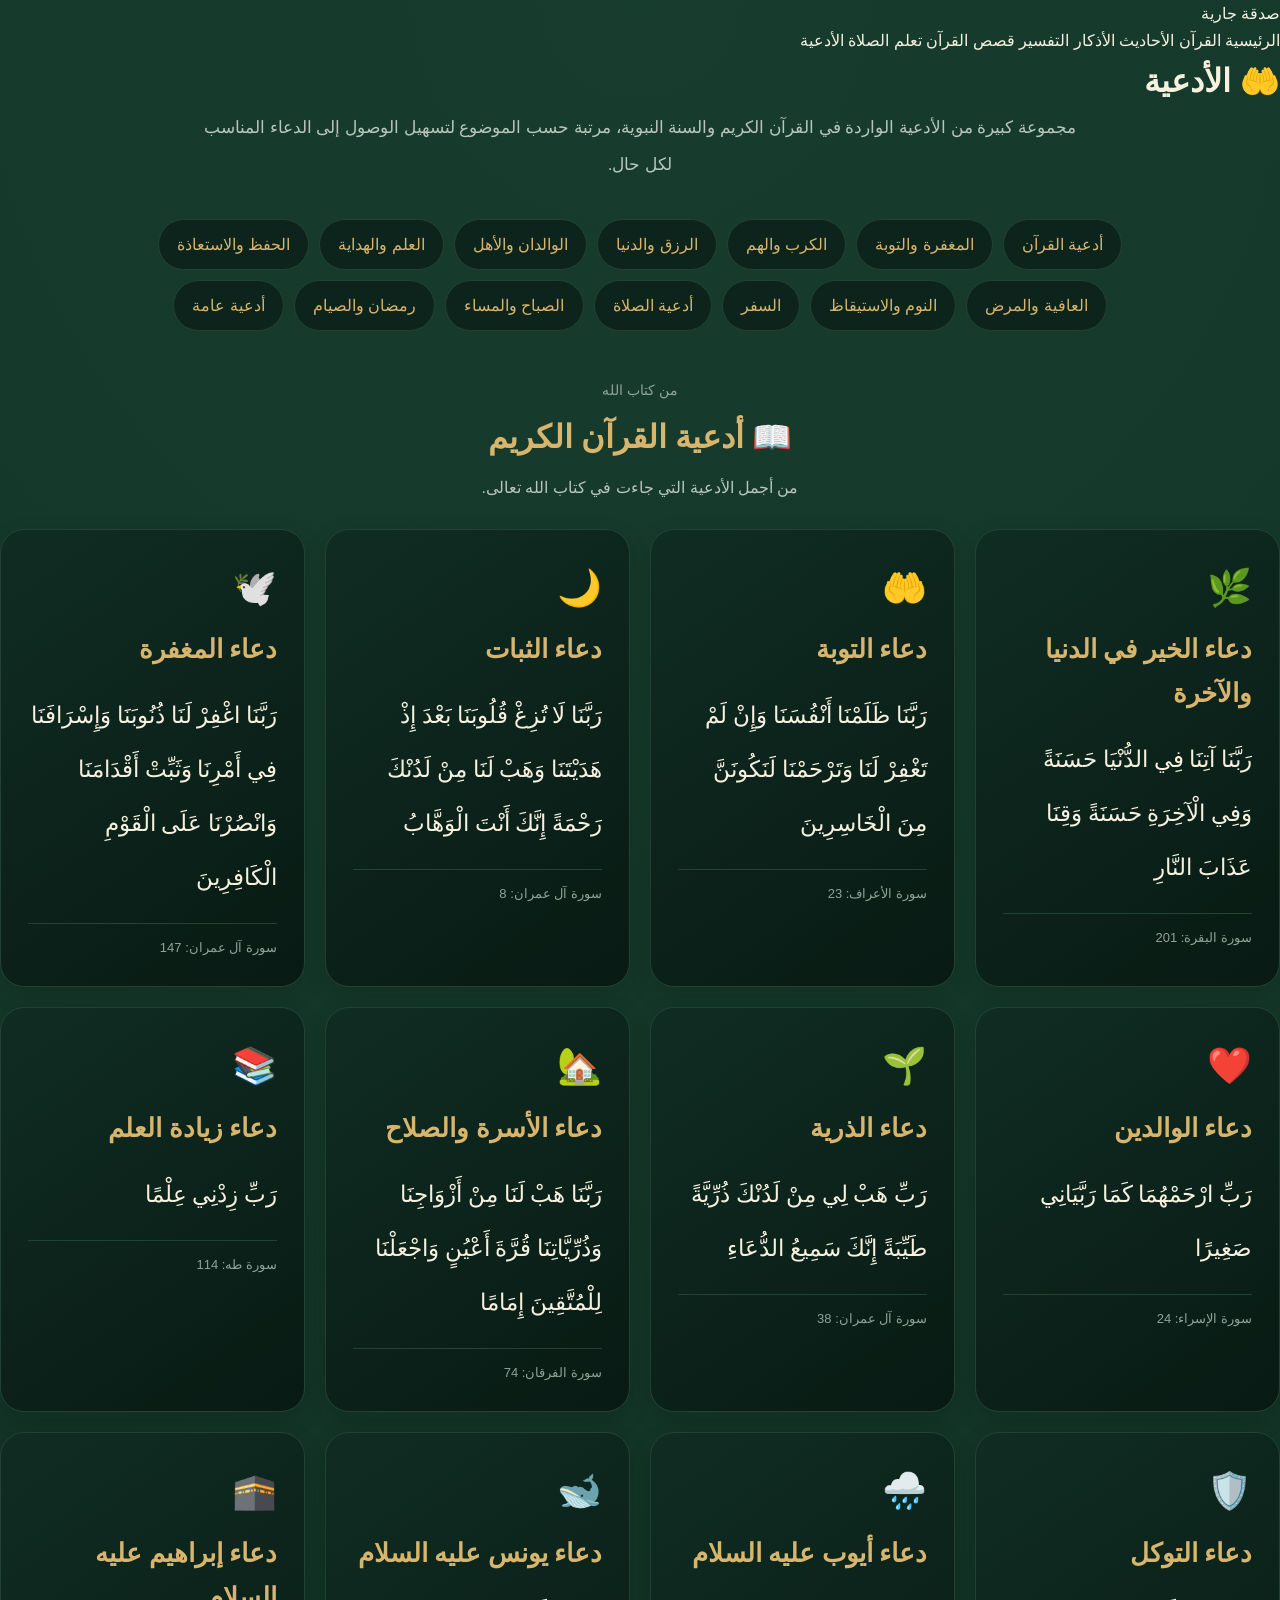
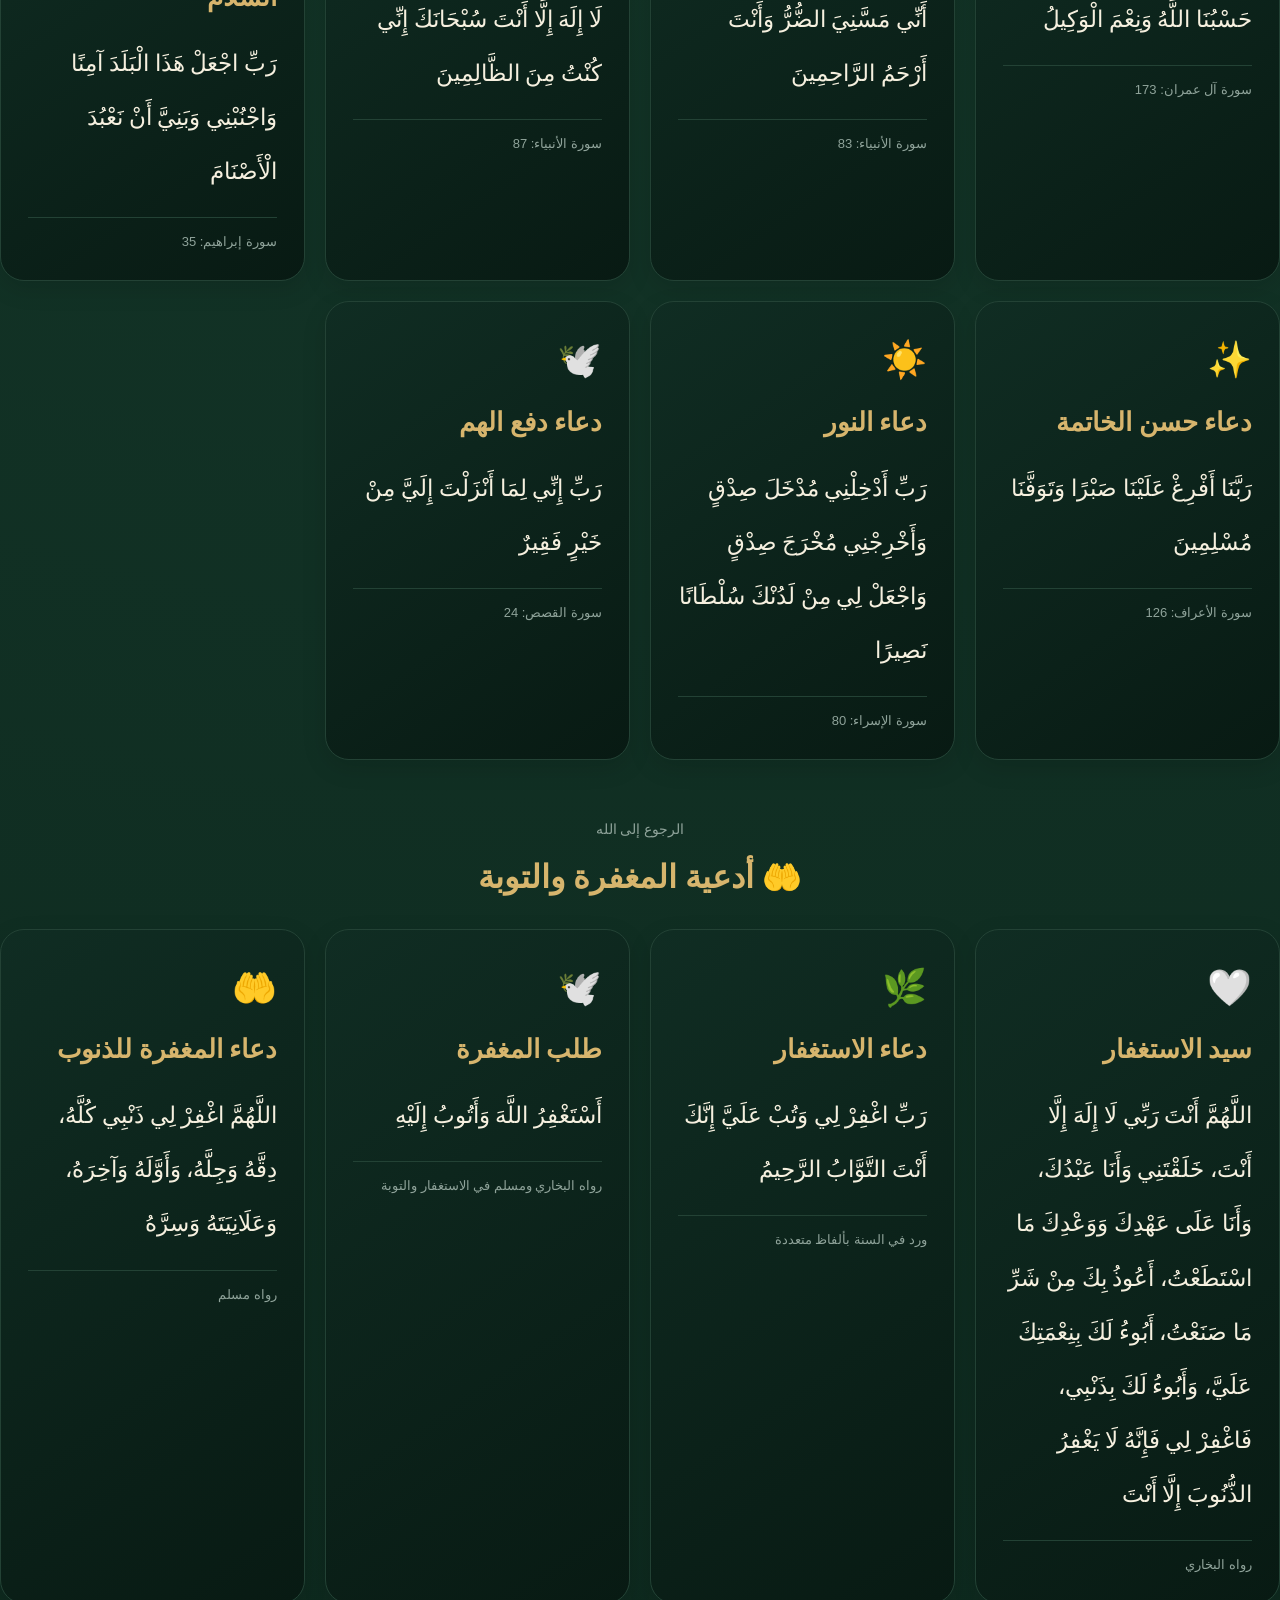
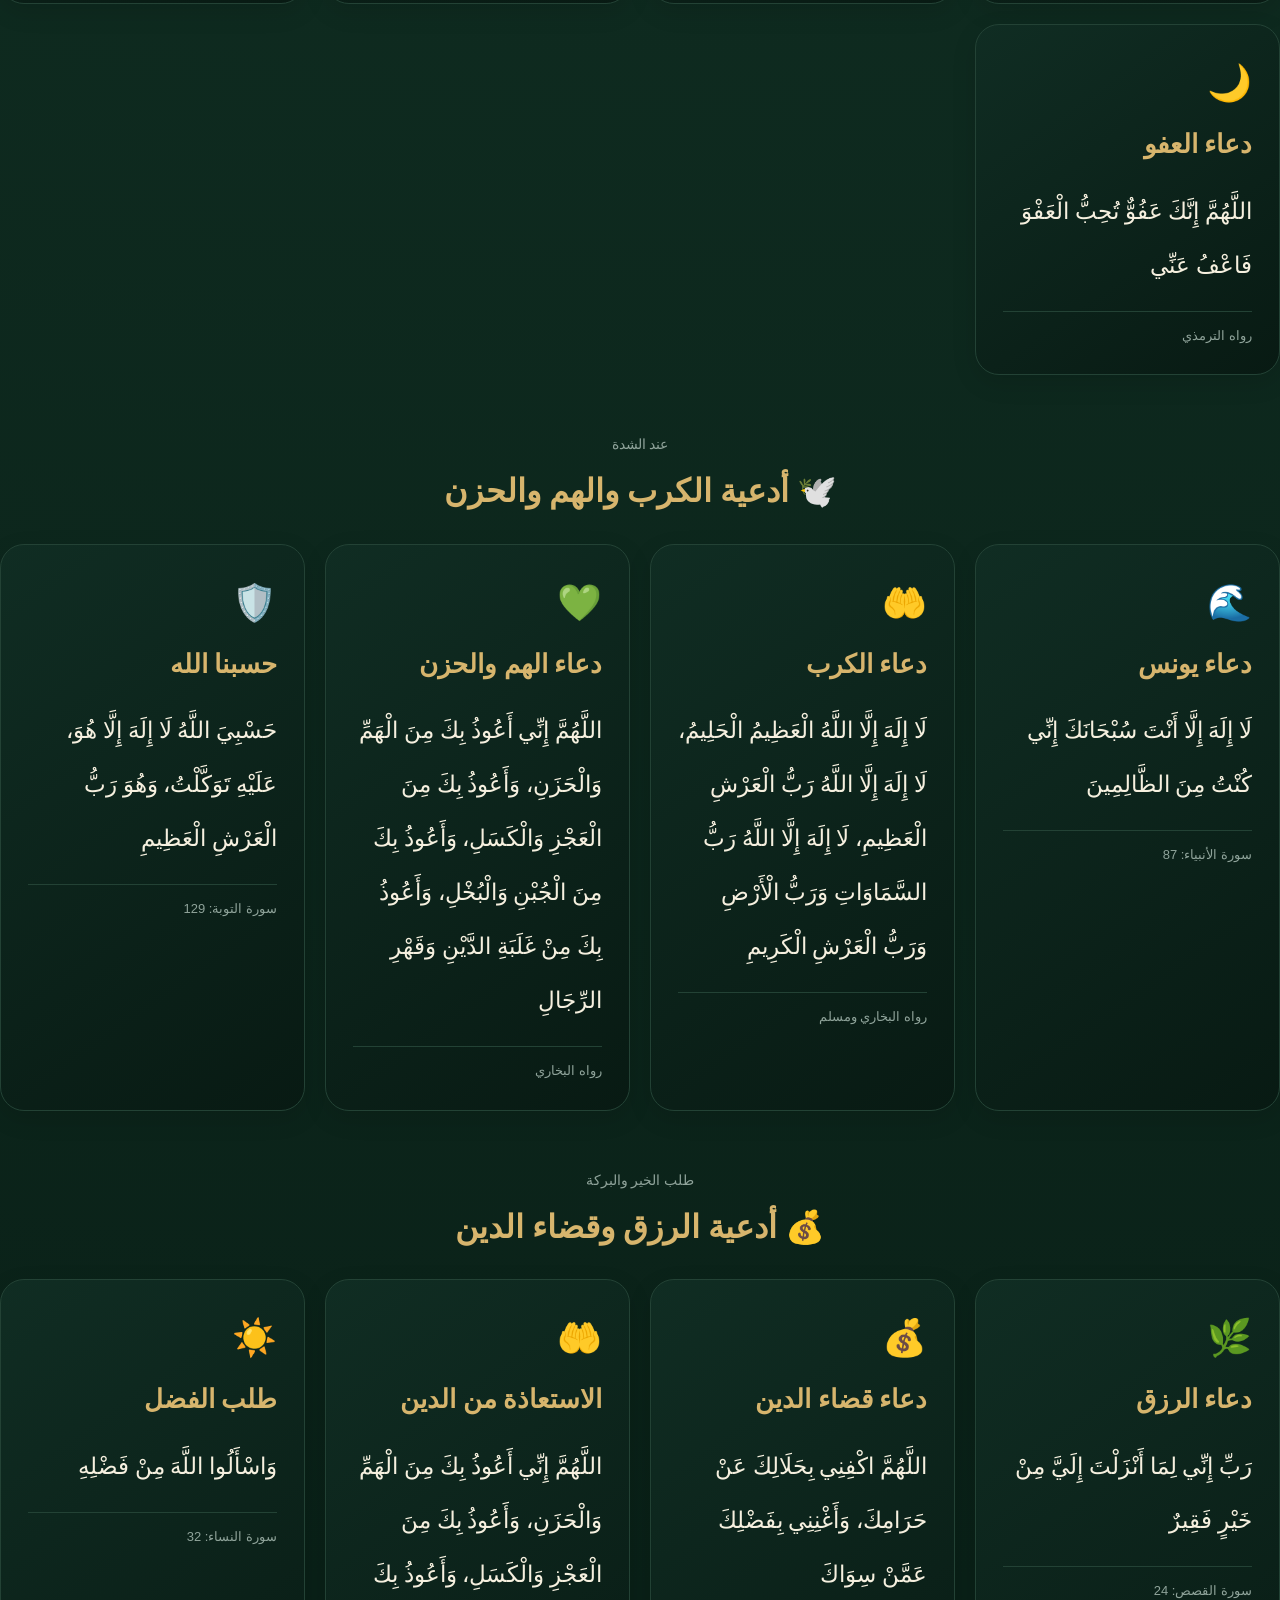
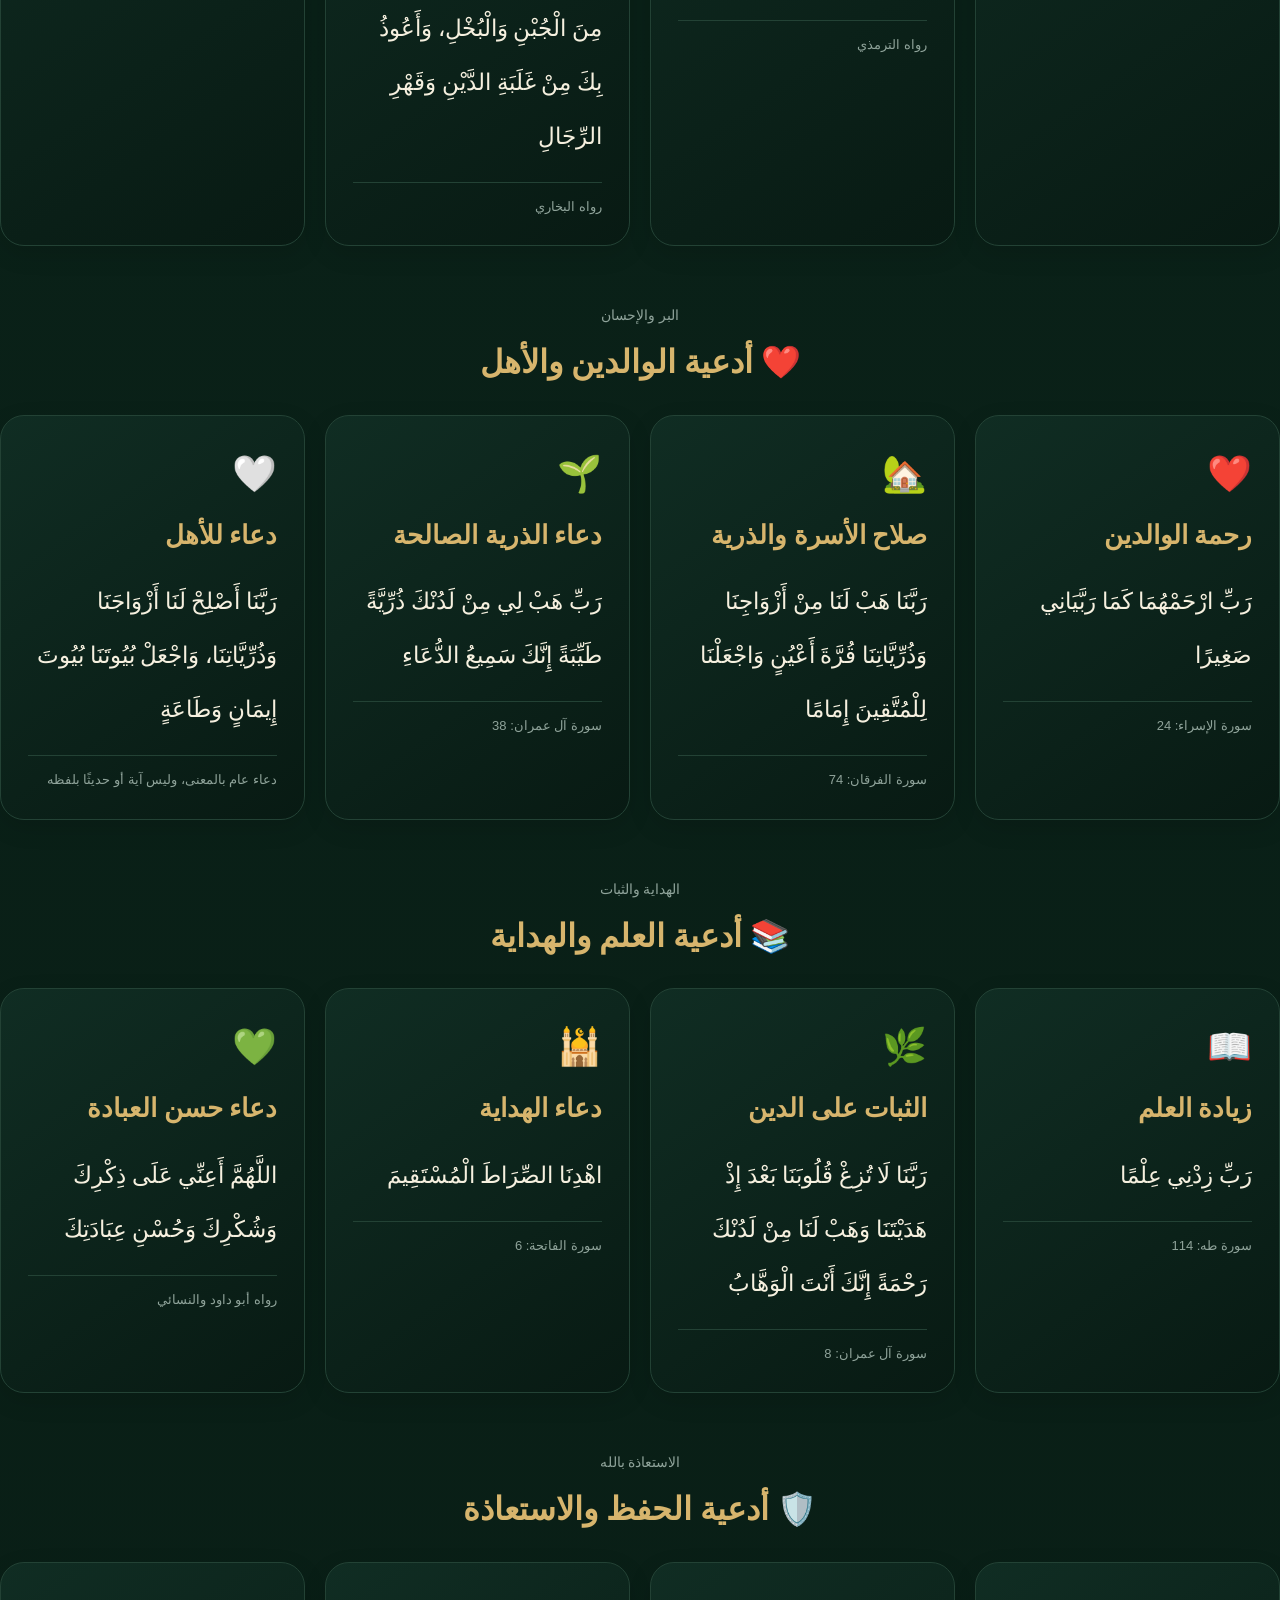
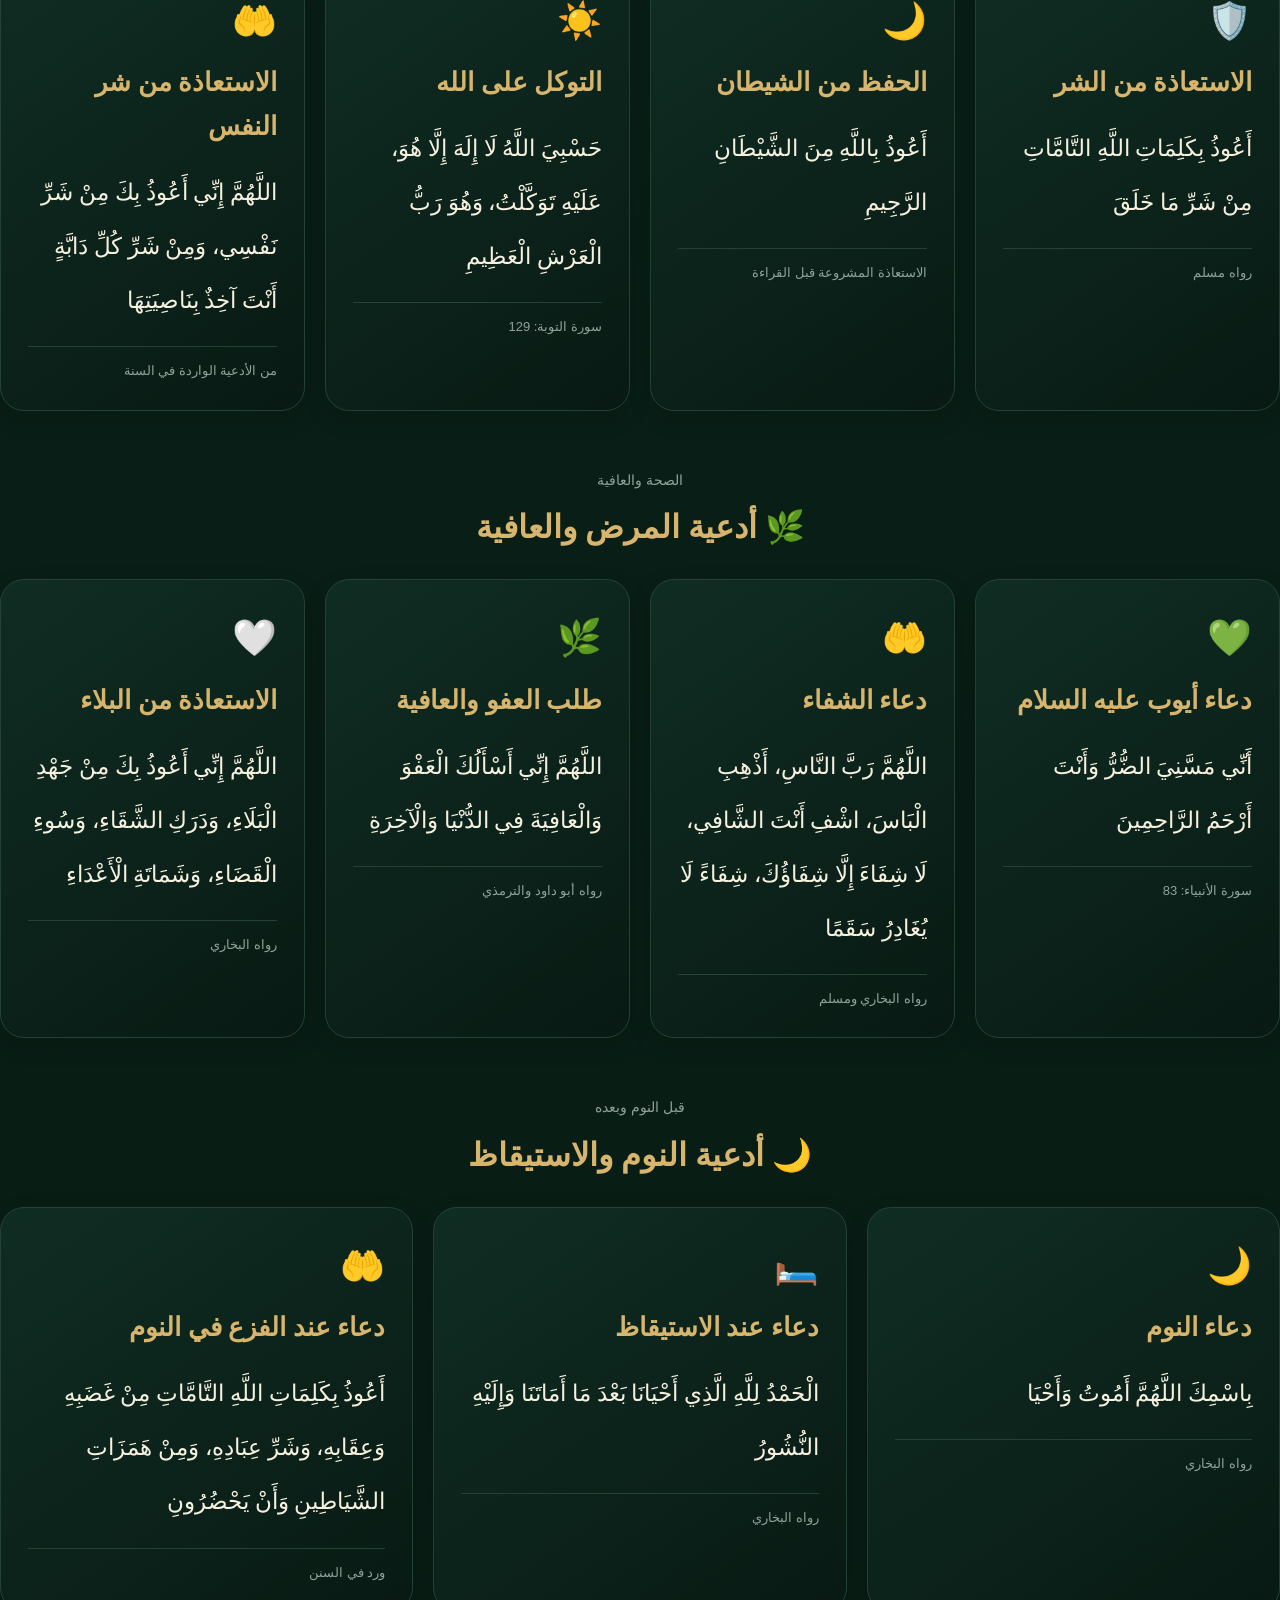
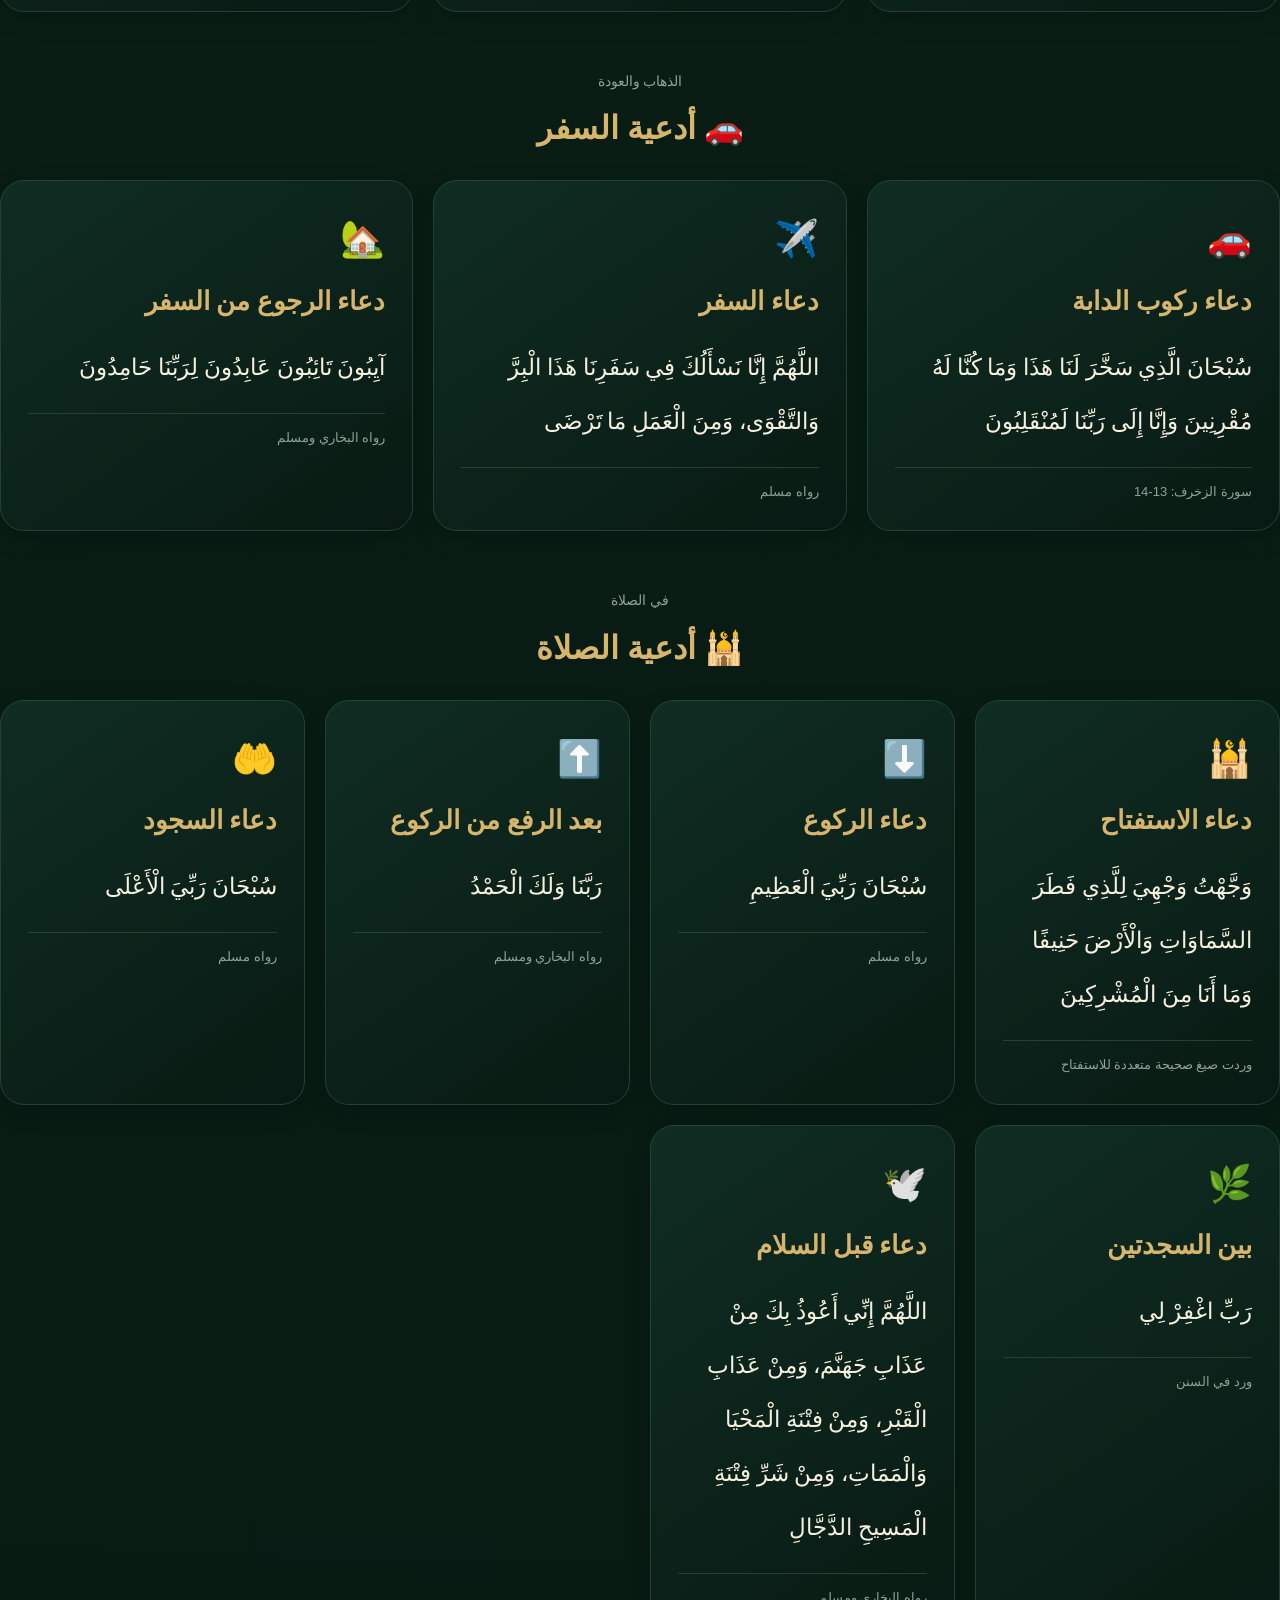
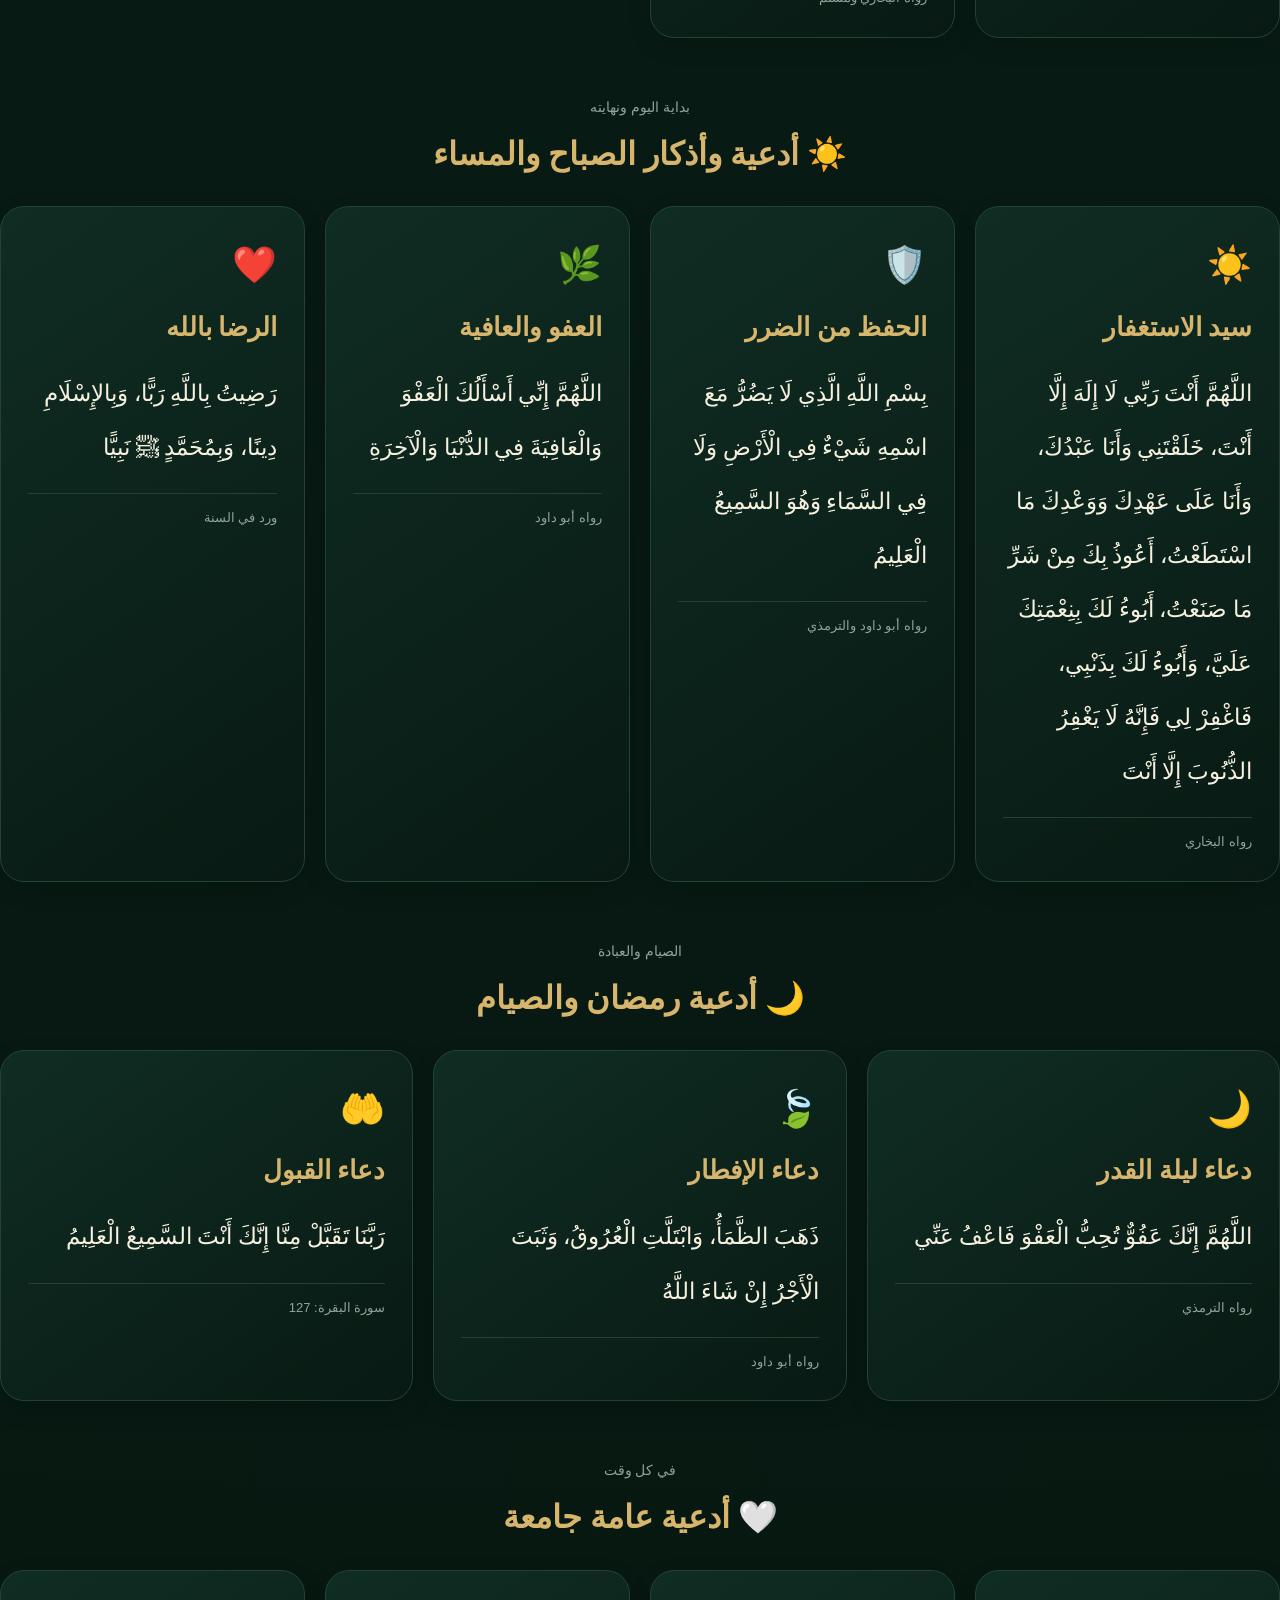
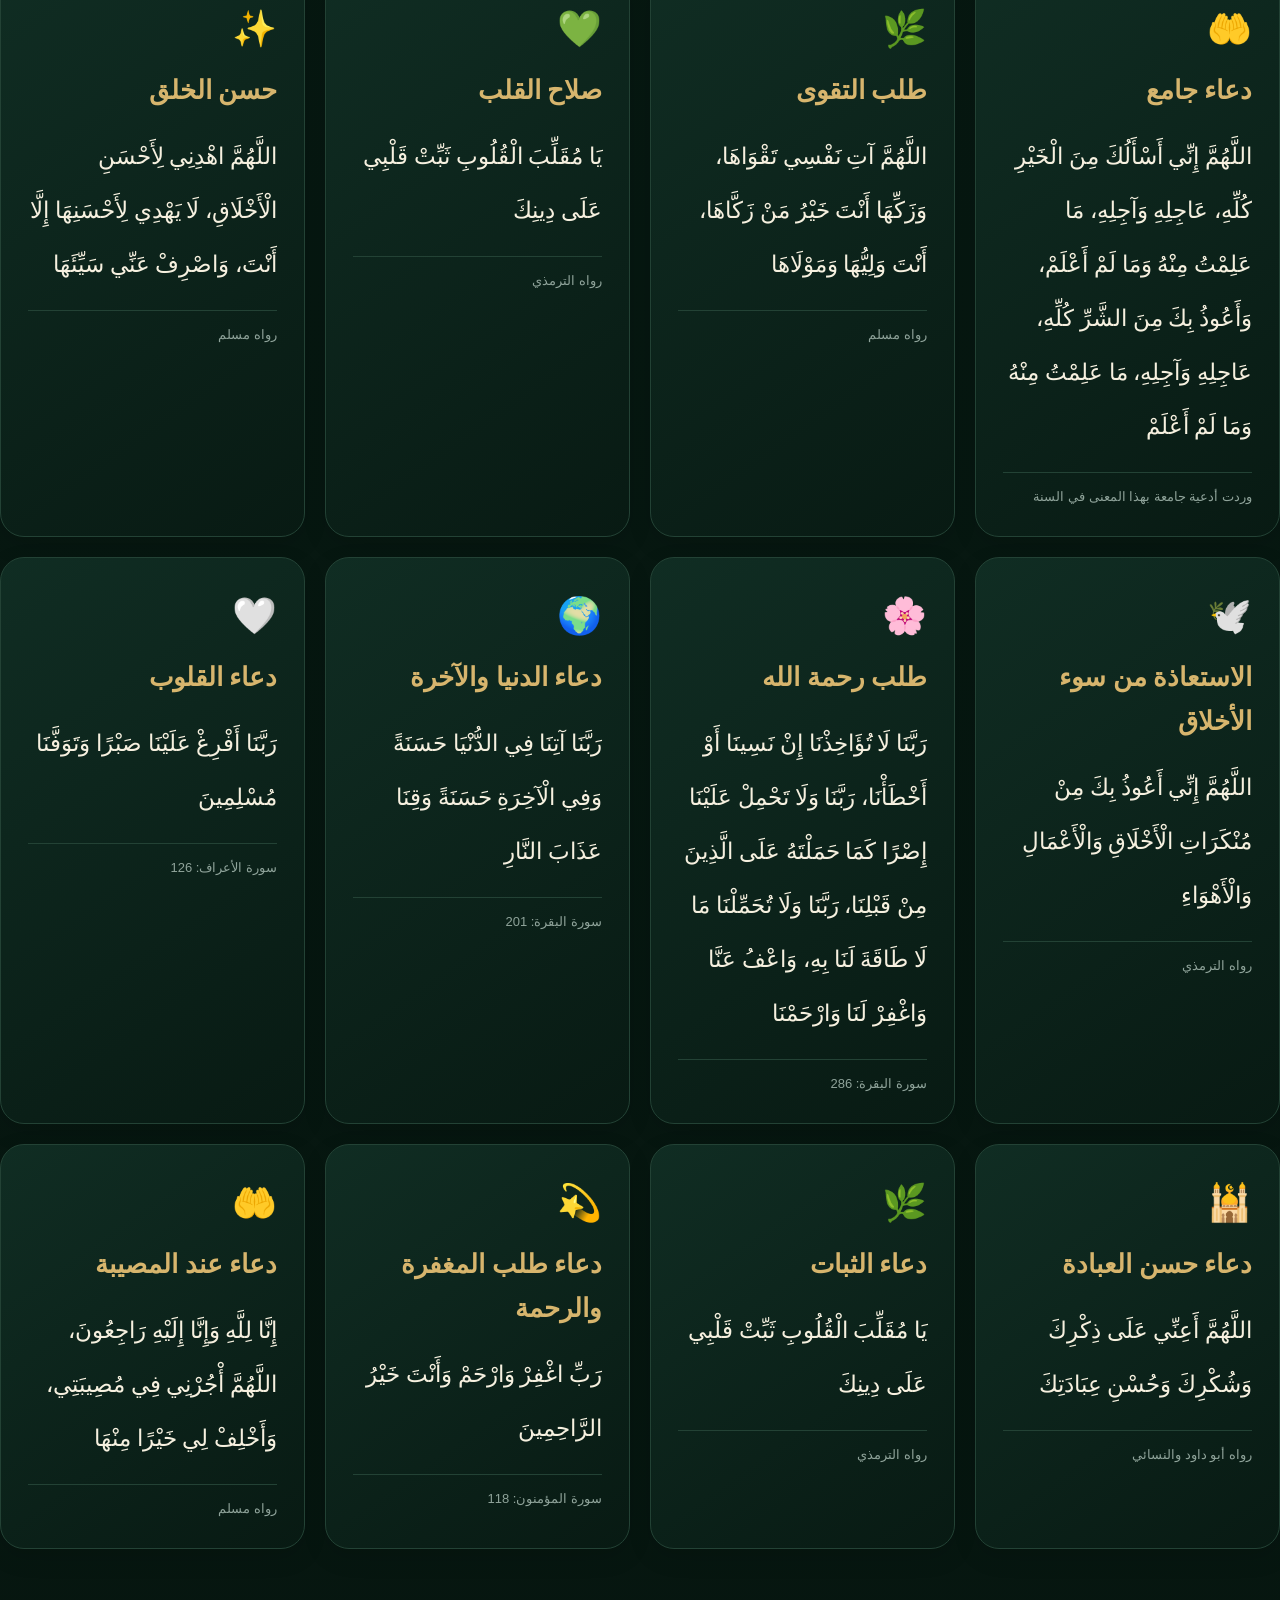
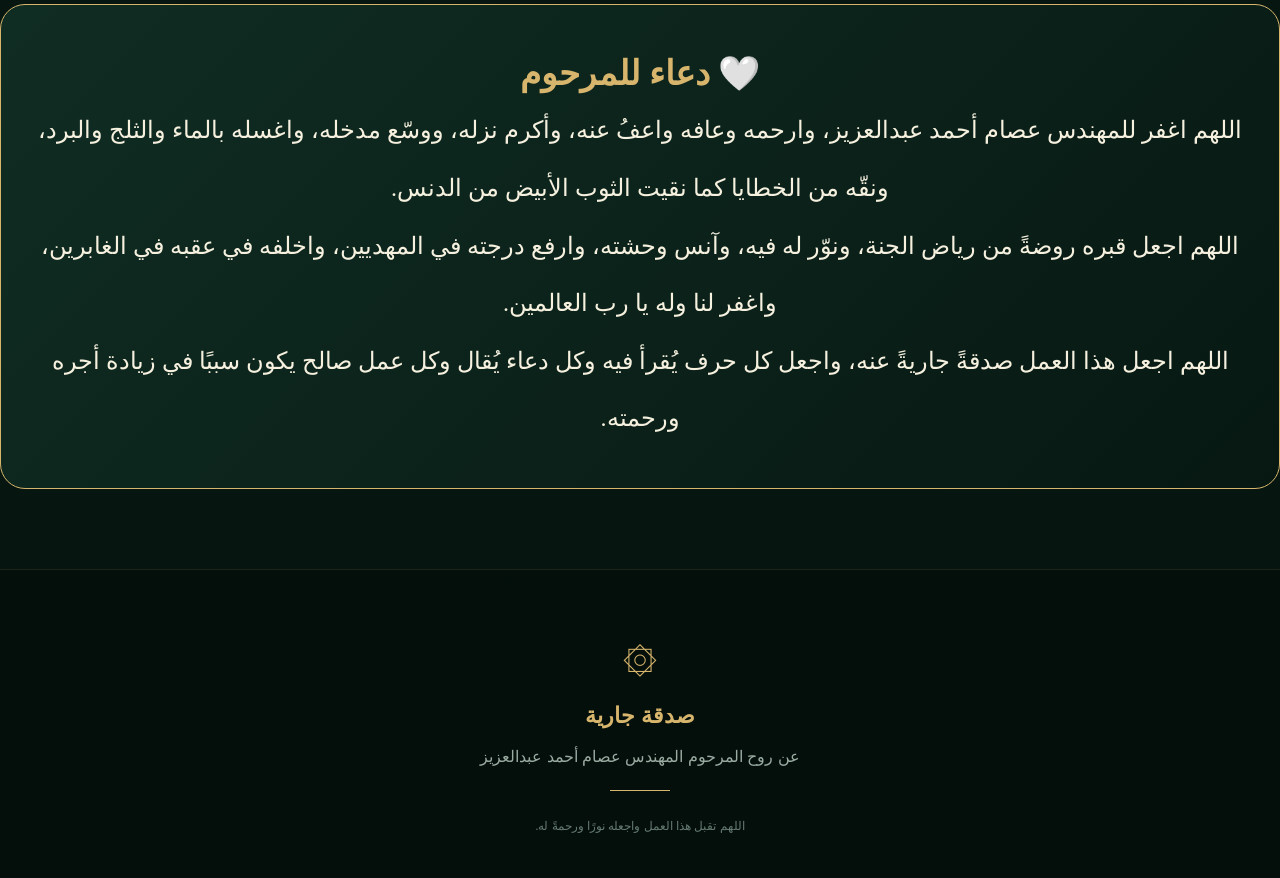
<file: duas.html>
<!DOCTYPE html>
<html lang="ar" dir="rtl">

<head>
  <meta charset="UTF-8">
  <meta name="viewport" content="width=device-width, initial-scale=1.0">

  <title>الأدعية | صدقة جارية عن روح المهندس عصام أحمد عبدالعزيز</title>

  <link rel="stylesheet" href="style.css">

  <style>

    .dua-intro {
      max-width: 900px;
      margin: 0 auto 35px;
      text-align: center;
      color: #b9c5bd;
      line-height: 2.2;
      font-size: 17px;
    }

    .dua-navigation {
      display: flex;
      flex-wrap: wrap;
      justify-content: center;
      gap: 10px;
      margin: 0 auto 45px;
      max-width: 1100px;
    }

    .dua-navigation a {
      display: inline-block;
      padding: 11px 18px;
      border: 1px solid #234235;
      border-radius: 30px;
      background: #0d241c;
      color: #d7b56d;
      text-decoration: none;
      transition: .25s;
    }

    .dua-navigation a:hover {
      background: #102d23;
      border-color: #d7b56d;
      transform: translateY(-2px);
    }

    .dua-section {
      margin-bottom: 55px;
      scroll-margin-top: 90px;
    }

    .dua-section-title {
      text-align: center;
      margin-bottom: 25px;
    }

    .dua-section-title span {
      color: #8fa39a;
      font-size: 14px;
    }

    .dua-section-title h2 {
      color: #d7b56d;
      font-family: "Traditional Arabic", serif;
      font-size: 32px;
      margin: 7px 0;
    }

    .dua-section-title p {
      color: #b9c5bd;
      line-height: 2;
    }

    .duas-grid {
      display: grid;
      grid-template-columns: repeat(auto-fit, minmax(280px, 1fr));
      gap: 20px;
    }

    .dua-card {
      background: linear-gradient(145deg, #102d23, #081a13);
      border: 1px solid #234235;
      border-radius: 24px;
      padding: 27px;
      transition: .25s;
      box-shadow: 0 8px 25px rgba(0,0,0,.12);
    }

    .dua-card:hover {
      transform: translateY(-5px);
      border-color: #d7b56d;
    }

    .dua-icon {
      font-size: 36px;
      margin-bottom: 10px;
    }

    .dua-card h3 {
      color: #d7b56d;
      font-family: "Traditional Arabic", serif;
      font-size: 26px;
      margin: 5px 0 17px;
    }

    .dua-text {
      font-family: "Traditional Arabic", serif;
      font-size: 23px;
      line-height: 2.35;
      color: #f6f0df;
    }

    .dua-source {
      margin-top: 18px;
      padding-top: 12px;
      border-top: 1px solid #234235;
      color: #8fa39a;
      font-size: 13px;
      line-height: 1.8;
    }

    .memorial-dua {
      margin-top: 45px;
      padding: 40px 25px;
      text-align: center;
      border: 1px solid #d7b56d;
      border-radius: 25px;
      background: linear-gradient(135deg, #102d23, #071812);
    }

    .memorial-dua h2 {
      color: #d7b56d;
      font-family: "Traditional Arabic", serif;
      font-size: 34px;
    }

    .memorial-dua p {
      font-family: "Traditional Arabic", serif;
      font-size: 24px;
      line-height: 2.4;
      color: #f6f0df;
    }

  </style>

</head>

<body>

<header>

  <div class="logo">
    صدقة جارية
  </div>

  <nav>

    <a href="index.html">الرئيسية</a>
    <a href="quran.html">القرآن</a>
    <a href="hadith.html">الأحاديث</a>
    <a href="adhkar.html">الأذكار</a>
    <a href="quran-tafsir.html">التفسير</a>
    <a href="quran-stories.html">قصص القرآن</a>
    <a href="prayer.html">تعلم الصلاة</a>
    <a href="duas.html">الأدعية</a>

  </nav>

</header>


<main class="container">


  <h1 class="page-title">
    🤲 الأدعية
  </h1>

  <p class="dua-intro">

    مجموعة كبيرة من الأدعية الواردة في القرآن الكريم
    والسنة النبوية، مرتبة حسب الموضوع لتسهيل الوصول
    إلى الدعاء المناسب لكل حال.

  </p>


  <!-- ================= NAVIGATION ================= -->

  <nav class="dua-navigation">

    <a href="#quran">أدعية القرآن</a>
    <a href="#forgiveness">المغفرة والتوبة</a>
    <a href="#distress">الكرب والهم</a>
    <a href="#rizq">الرزق والدنيا</a>
    <a href="#parents">الوالدان والأهل</a>
    <a href="#knowledge">العلم والهداية</a>
    <a href="#protection">الحفظ والاستعاذة</a>
    <a href="#health">العافية والمرض</a>
    <a href="#sleep">النوم والاستيقاظ</a>
    <a href="#travel">السفر</a>
    <a href="#prayer">أدعية الصلاة</a>
    <a href="#morning">الصباح والمساء</a>
    <a href="#fasting">رمضان والصيام</a>
    <a href="#after">أدعية عامة</a>

  </nav>


  <!-- ================================================= -->
  <!-- أدعية القرآن -->
  <!-- ================================================= -->

  <section id="quran" class="dua-section">

    <div class="dua-section-title">
      <span>من كتاب الله</span>
      <h2>📖 أدعية القرآن الكريم</h2>
      <p>من أجمل الأدعية التي جاءت في كتاب الله تعالى.</p>
    </div>

    <div class="duas-grid">


      <article class="dua-card">
        <div class="dua-icon">🌿</div>
        <h3>دعاء الخير في الدنيا والآخرة</h3>
        <div class="dua-text">
          رَبَّنَا آتِنَا فِي الدُّنْيَا حَسَنَةً
          وَفِي الْآخِرَةِ حَسَنَةً
          وَقِنَا عَذَابَ النَّارِ
        </div>
        <div class="dua-source">سورة البقرة: 201</div>
      </article>


      <article class="dua-card">
        <div class="dua-icon">🤲</div>
        <h3>دعاء التوبة</h3>
        <div class="dua-text">
          رَبَّنَا ظَلَمْنَا أَنْفُسَنَا
          وَإِنْ لَمْ تَغْفِرْ لَنَا وَتَرْحَمْنَا
          لَنَكُونَنَّ مِنَ الْخَاسِرِينَ
        </div>
        <div class="dua-source">سورة الأعراف: 23</div>
      </article>


      <article class="dua-card">
        <div class="dua-icon">🌙</div>
        <h3>دعاء الثبات</h3>
        <div class="dua-text">
          رَبَّنَا لَا تُزِغْ قُلُوبَنَا
          بَعْدَ إِذْ هَدَيْتَنَا
          وَهَبْ لَنَا مِنْ لَدُنْكَ رَحْمَةً
          إِنَّكَ أَنْتَ الْوَهَّابُ
        </div>
        <div class="dua-source">سورة آل عمران: 8</div>
      </article>


      <article class="dua-card">
        <div class="dua-icon">🕊️</div>
        <h3>دعاء المغفرة</h3>
        <div class="dua-text">
          رَبَّنَا اغْفِرْ لَنَا ذُنُوبَنَا
          وَإِسْرَافَنَا فِي أَمْرِنَا
          وَثَبِّتْ أَقْدَامَنَا
          وَانْصُرْنَا عَلَى الْقَوْمِ الْكَافِرِينَ
        </div>
        <div class="dua-source">سورة آل عمران: 147</div>
      </article>


      <article class="dua-card">
        <div class="dua-icon">❤️</div>
        <h3>دعاء الوالدين</h3>
        <div class="dua-text">
          رَبِّ ارْحَمْهُمَا كَمَا رَبَّيَانِي صَغِيرًا
        </div>
        <div class="dua-source">سورة الإسراء: 24</div>
      </article>


      <article class="dua-card">
        <div class="dua-icon">🌱</div>
        <h3>دعاء الذرية</h3>
        <div class="dua-text">
          رَبِّ هَبْ لِي مِنْ لَدُنْكَ ذُرِّيَّةً طَيِّبَةً
          إِنَّكَ سَمِيعُ الدُّعَاءِ
        </div>
        <div class="dua-source">سورة آل عمران: 38</div>
      </article>


      <article class="dua-card">
        <div class="dua-icon">🏡</div>
        <h3>دعاء الأسرة والصلاح</h3>
        <div class="dua-text">
          رَبَّنَا هَبْ لَنَا مِنْ أَزْوَاجِنَا
          وَذُرِّيَّاتِنَا قُرَّةَ أَعْيُنٍ
          وَاجْعَلْنَا لِلْمُتَّقِينَ إِمَامًا
        </div>
        <div class="dua-source">سورة الفرقان: 74</div>
      </article>


      <article class="dua-card">
        <div class="dua-icon">📚</div>
        <h3>دعاء زيادة العلم</h3>
        <div class="dua-text">
          رَبِّ زِدْنِي عِلْمًا
        </div>
        <div class="dua-source">سورة طه: 114</div>
      </article>


      <article class="dua-card">
        <div class="dua-icon">🛡️</div>
        <h3>دعاء التوكل</h3>
        <div class="dua-text">
          حَسْبُنَا اللَّهُ وَنِعْمَ الْوَكِيلُ
        </div>
        <div class="dua-source">سورة آل عمران: 173</div>
      </article>


      <article class="dua-card">
        <div class="dua-icon">🌧️</div>
        <h3>دعاء أيوب عليه السلام</h3>
        <div class="dua-text">
          أَنِّي مَسَّنِيَ الضُّرُّ
          وَأَنْتَ أَرْحَمُ الرَّاحِمِينَ
        </div>
        <div class="dua-source">سورة الأنبياء: 83</div>
      </article>


      <article class="dua-card">
        <div class="dua-icon">🐋</div>
        <h3>دعاء يونس عليه السلام</h3>
        <div class="dua-text">
          لَا إِلَهَ إِلَّا أَنْتَ سُبْحَانَكَ
          إِنِّي كُنْتُ مِنَ الظَّالِمِينَ
        </div>
        <div class="dua-source">سورة الأنبياء: 87</div>
      </article>


      <article class="dua-card">
        <div class="dua-icon">🕋</div>
        <h3>دعاء إبراهيم عليه السلام</h3>
        <div class="dua-text">
          رَبِّ اجْعَلْ هَذَا الْبَلَدَ آمِنًا
          وَاجْنُبْنِي وَبَنِيَّ أَنْ نَعْبُدَ الْأَصْنَامَ
        </div>
        <div class="dua-source">سورة إبراهيم: 35</div>
      </article>


      <article class="dua-card">
        <div class="dua-icon">✨</div>
        <h3>دعاء حسن الخاتمة</h3>
        <div class="dua-text">
          رَبَّنَا أَفْرِغْ عَلَيْنَا صَبْرًا
          وَتَوَفَّنَا مُسْلِمِينَ
        </div>
        <div class="dua-source">سورة الأعراف: 126</div>
      </article>


      <article class="dua-card">
        <div class="dua-icon">☀️</div>
        <h3>دعاء النور</h3>
        <div class="dua-text">
          رَبِّ أَدْخِلْنِي مُدْخَلَ صِدْقٍ
          وَأَخْرِجْنِي مُخْرَجَ صِدْقٍ
          وَاجْعَلْ لِي مِنْ لَدُنْكَ سُلْطَانًا نَصِيرًا
        </div>
        <div class="dua-source">سورة الإسراء: 80</div>
      </article>


      <article class="dua-card">
        <div class="dua-icon">🕊️</div>
        <h3>دعاء دفع الهم</h3>
        <div class="dua-text">
          رَبِّ إِنِّي لِمَا أَنْزَلْتَ إِلَيَّ
          مِنْ خَيْرٍ فَقِيرٌ
        </div>
        <div class="dua-source">سورة القصص: 24</div>
      </article>


    </div>

  </section>


  <!-- ================================================= -->
  <!-- المغفرة والتوبة -->
  <!-- ================================================= -->

  <section id="forgiveness" class="dua-section">

    <div class="dua-section-title">
      <span>الرجوع إلى الله</span>
      <h2>🤲 أدعية المغفرة والتوبة</h2>
    </div>

    <div class="duas-grid">


      <article class="dua-card">
        <div class="dua-icon">🤍</div>
        <h3>سيد الاستغفار</h3>
        <div class="dua-text">
          اللَّهُمَّ أَنْتَ رَبِّي لَا إِلَهَ إِلَّا أَنْتَ،
          خَلَقْتَنِي وَأَنَا عَبْدُكَ،
          وَأَنَا عَلَى عَهْدِكَ وَوَعْدِكَ مَا اسْتَطَعْتُ،
          أَعُوذُ بِكَ مِنْ شَرِّ مَا صَنَعْتُ،
          أَبُوءُ لَكَ بِنِعْمَتِكَ عَلَيَّ،
          وَأَبُوءُ لَكَ بِذَنْبِي،
          فَاغْفِرْ لِي فَإِنَّهُ لَا يَغْفِرُ الذُّنُوبَ إِلَّا أَنْتَ
        </div>
        <div class="dua-source">رواه البخاري</div>
      </article>


      <article class="dua-card">
        <div class="dua-icon">🌿</div>
        <h3>دعاء الاستغفار</h3>
        <div class="dua-text">
          رَبِّ اغْفِرْ لِي وَتُبْ عَلَيَّ
          إِنَّكَ أَنْتَ التَّوَّابُ الرَّحِيمُ
        </div>
        <div class="dua-source">ورد في السنة بألفاظ متعددة</div>
      </article>


      <article class="dua-card">
        <div class="dua-icon">🕊️</div>
        <h3>طلب المغفرة</h3>
        <div class="dua-text">
          أَسْتَغْفِرُ اللَّهَ وَأَتُوبُ إِلَيْهِ
        </div>
        <div class="dua-source">رواه البخاري ومسلم في الاستغفار والتوبة</div>
      </article>


      <article class="dua-card">
        <div class="dua-icon">🤲</div>
        <h3>دعاء المغفرة للذنوب</h3>
        <div class="dua-text">
          اللَّهُمَّ اغْفِرْ لِي ذَنْبِي كُلَّهُ،
          دِقَّهُ وَجِلَّهُ،
          وَأَوَّلَهُ وَآخِرَهُ،
          وَعَلَانِيَتَهُ وَسِرَّهُ
        </div>
        <div class="dua-source">رواه مسلم</div>
      </article>


      <article class="dua-card">
        <div class="dua-icon">🌙</div>
        <h3>دعاء العفو</h3>
        <div class="dua-text">
          اللَّهُمَّ إِنَّكَ عَفُوٌّ تُحِبُّ الْعَفْوَ
          فَاعْفُ عَنِّي
        </div>
        <div class="dua-source">رواه الترمذي</div>
      </article>


    </div>

  </section>


  <!-- ================================================= -->
  <!-- الكرب والهم -->
  <!-- ================================================= -->

  <section id="distress" class="dua-section">

    <div class="dua-section-title">
      <span>عند الشدة</span>
      <h2>🕊️ أدعية الكرب والهم والحزن</h2>
    </div>

    <div class="duas-grid">


      <article class="dua-card">
        <div class="dua-icon">🌊</div>
        <h3>دعاء يونس</h3>
        <div class="dua-text">
          لَا إِلَهَ إِلَّا أَنْتَ سُبْحَانَكَ
          إِنِّي كُنْتُ مِنَ الظَّالِمِينَ
        </div>
        <div class="dua-source">سورة الأنبياء: 87</div>
      </article>


      <article class="dua-card">
        <div class="dua-icon">🤲</div>
        <h3>دعاء الكرب</h3>
        <div class="dua-text">
          لَا إِلَهَ إِلَّا اللَّهُ الْعَظِيمُ الْحَلِيمُ،
          لَا إِلَهَ إِلَّا اللَّهُ رَبُّ الْعَرْشِ الْعَظِيمِ،
          لَا إِلَهَ إِلَّا اللَّهُ رَبُّ السَّمَاوَاتِ
          وَرَبُّ الْأَرْضِ وَرَبُّ الْعَرْشِ الْكَرِيمِ
        </div>
        <div class="dua-source">رواه البخاري ومسلم</div>
      </article>


      <article class="dua-card">
        <div class="dua-icon">💚</div>
        <h3>دعاء الهم والحزن</h3>
        <div class="dua-text">
          اللَّهُمَّ إِنِّي أَعُوذُ بِكَ مِنَ الْهَمِّ وَالْحَزَنِ،
          وَأَعُوذُ بِكَ مِنَ الْعَجْزِ وَالْكَسَلِ،
          وَأَعُوذُ بِكَ مِنَ الْجُبْنِ وَالْبُخْلِ،
          وَأَعُوذُ بِكَ مِنْ غَلَبَةِ الدَّيْنِ
          وَقَهْرِ الرِّجَالِ
        </div>
        <div class="dua-source">رواه البخاري</div>
      </article>


      <article class="dua-card">
        <div class="dua-icon">🛡️</div>
        <h3>حسبنا الله</h3>
        <div class="dua-text">
          حَسْبِيَ اللَّهُ لَا إِلَهَ إِلَّا هُوَ،
          عَلَيْهِ تَوَكَّلْتُ،
          وَهُوَ رَبُّ الْعَرْشِ الْعَظِيمِ
        </div>
        <div class="dua-source">سورة التوبة: 129</div>
      </article>


    </div>

  </section>


  <!-- ================================================= -->
  <!-- الرزق -->
  <!-- ================================================= -->

  <section id="rizq" class="dua-section">

    <div class="dua-section-title">
      <span>طلب الخير والبركة</span>
      <h2>💰 أدعية الرزق وقضاء الدين</h2>
    </div>

    <div class="duas-grid">


      <article class="dua-card">
        <div class="dua-icon">🌿</div>
        <h3>دعاء الرزق</h3>
        <div class="dua-text">
          رَبِّ إِنِّي لِمَا أَنْزَلْتَ إِلَيَّ
          مِنْ خَيْرٍ فَقِيرٌ
        </div>
        <div class="dua-source">سورة القصص: 24</div>
      </article>


      <article class="dua-card">
        <div class="dua-icon">💰</div>
        <h3>دعاء قضاء الدين</h3>
        <div class="dua-text">
          اللَّهُمَّ اكْفِنِي بِحَلَالِكَ عَنْ حَرَامِكَ،
          وَأَغْنِنِي بِفَضْلِكَ عَمَّنْ سِوَاكَ
        </div>
        <div class="dua-source">رواه الترمذي</div>
      </article>


      <article class="dua-card">
        <div class="dua-icon">🤲</div>
        <h3>الاستعاذة من الدين</h3>
        <div class="dua-text">
          اللَّهُمَّ إِنِّي أَعُوذُ بِكَ مِنَ الْهَمِّ وَالْحَزَنِ،
          وَأَعُوذُ بِكَ مِنَ الْعَجْزِ وَالْكَسَلِ،
          وَأَعُوذُ بِكَ مِنَ الْجُبْنِ وَالْبُخْلِ،
          وَأَعُوذُ بِكَ مِنْ غَلَبَةِ الدَّيْنِ
          وَقَهْرِ الرِّجَالِ
        </div>
        <div class="dua-source">رواه البخاري</div>
      </article>


      <article class="dua-card">
        <div class="dua-icon">☀️</div>
        <h3>طلب الفضل</h3>
        <div class="dua-text">
          وَاسْأَلُوا اللَّهَ مِنْ فَضْلِهِ
        </div>
        <div class="dua-source">سورة النساء: 32</div>
      </article>


    </div>

  </section>


  <!-- ================================================= -->
  <!-- الوالدين -->
  <!-- ================================================= -->

  <section id="parents" class="dua-section">

    <div class="dua-section-title">
      <span>البر والإحسان</span>
      <h2>❤️ أدعية الوالدين والأهل</h2>
    </div>

    <div class="duas-grid">


      <article class="dua-card">
        <div class="dua-icon">❤️</div>
        <h3>رحمة الوالدين</h3>
        <div class="dua-text">
          رَبِّ ارْحَمْهُمَا كَمَا رَبَّيَانِي صَغِيرًا
        </div>
        <div class="dua-source">سورة الإسراء: 24</div>
      </article>


      <article class="dua-card">
        <div class="dua-icon">🏡</div>
        <h3>صلاح الأسرة والذرية</h3>
        <div class="dua-text">
          رَبَّنَا هَبْ لَنَا مِنْ أَزْوَاجِنَا
          وَذُرِّيَّاتِنَا قُرَّةَ أَعْيُنٍ
          وَاجْعَلْنَا لِلْمُتَّقِينَ إِمَامًا
        </div>
        <div class="dua-source">سورة الفرقان: 74</div>
      </article>


      <article class="dua-card">
        <div class="dua-icon">🌱</div>
        <h3>دعاء الذرية الصالحة</h3>
        <div class="dua-text">
          رَبِّ هَبْ لِي مِنْ لَدُنْكَ ذُرِّيَّةً طَيِّبَةً
          إِنَّكَ سَمِيعُ الدُّعَاءِ
        </div>
        <div class="dua-source">سورة آل عمران: 38</div>
      </article>


      <article class="dua-card">
        <div class="dua-icon">🤍</div>
        <h3>دعاء للأهل</h3>
        <div class="dua-text">
          رَبَّنَا أَصْلِحْ لَنَا أَزْوَاجَنَا وَذُرِّيَّاتِنَا،
          وَاجْعَلْ بُيُوتَنَا بُيُوتَ إِيمَانٍ وَطَاعَةٍ
        </div>
        <div class="dua-source">
          دعاء عام بالمعنى، وليس آية أو حديثًا بلفظه
        </div>
      </article>


    </div>

  </section>


  <!-- ================================================= -->
  <!-- العلم والهداية -->
  <!-- ================================================= -->

  <section id="knowledge" class="dua-section">

    <div class="dua-section-title">
      <span>الهداية والثبات</span>
      <h2>📚 أدعية العلم والهداية</h2>
    </div>

    <div class="duas-grid">


      <article class="dua-card">
        <div class="dua-icon">📖</div>
        <h3>زيادة العلم</h3>
        <div class="dua-text">
          رَبِّ زِدْنِي عِلْمًا
        </div>
        <div class="dua-source">سورة طه: 114</div>
      </article>


      <article class="dua-card">
        <div class="dua-icon">🌿</div>
        <h3>الثبات على الدين</h3>
        <div class="dua-text">
          رَبَّنَا لَا تُزِغْ قُلُوبَنَا
          بَعْدَ إِذْ هَدَيْتَنَا
          وَهَبْ لَنَا مِنْ لَدُنْكَ رَحْمَةً
          إِنَّكَ أَنْتَ الْوَهَّابُ
        </div>
        <div class="dua-source">سورة آل عمران: 8</div>
      </article>


      <article class="dua-card">
        <div class="dua-icon">🕌</div>
        <h3>دعاء الهداية</h3>
        <div class="dua-text">
          اهْدِنَا الصِّرَاطَ الْمُسْتَقِيمَ
        </div>
        <div class="dua-source">سورة الفاتحة: 6</div>
      </article>


      <article class="dua-card">
        <div class="dua-icon">💚</div>
        <h3>دعاء حسن العبادة</h3>
        <div class="dua-text">
          اللَّهُمَّ أَعِنِّي عَلَى ذِكْرِكَ
          وَشُكْرِكَ وَحُسْنِ عِبَادَتِكَ
        </div>
        <div class="dua-source">رواه أبو داود والنسائي</div>
      </article>


    </div>

  </section>


  <!-- ================================================= -->
  <!-- الحفظ -->
  <!-- ================================================= -->

  <section id="protection" class="dua-section">

    <div class="dua-section-title">
      <span>الاستعاذة بالله</span>
      <h2>🛡️ أدعية الحفظ والاستعاذة</h2>
    </div>

    <div class="duas-grid">


      <article class="dua-card">
        <div class="dua-icon">🛡️</div>
        <h3>الاستعاذة من الشر</h3>
        <div class="dua-text">
          أَعُوذُ بِكَلِمَاتِ اللَّهِ التَّامَّاتِ
          مِنْ شَرِّ مَا خَلَقَ
        </div>
        <div class="dua-source">رواه مسلم</div>
      </article>


      <article class="dua-card">
        <div class="dua-icon">🌙</div>
        <h3>الحفظ من الشيطان</h3>
        <div class="dua-text">
          أَعُوذُ بِاللَّهِ مِنَ الشَّيْطَانِ الرَّجِيمِ
        </div>
        <div class="dua-source">الاستعاذة المشروعة قبل القراءة</div>
      </article>


      <article class="dua-card">
        <div class="dua-icon">☀️</div>
        <h3>التوكل على الله</h3>
        <div class="dua-text">
          حَسْبِيَ اللَّهُ لَا إِلَهَ إِلَّا هُوَ،
          عَلَيْهِ تَوَكَّلْتُ،
          وَهُوَ رَبُّ الْعَرْشِ الْعَظِيمِ
        </div>
        <div class="dua-source">سورة التوبة: 129</div>
      </article>


      <article class="dua-card">
        <div class="dua-icon">🤲</div>
        <h3>الاستعاذة من شر النفس</h3>
        <div class="dua-text">
          اللَّهُمَّ إِنِّي أَعُوذُ بِكَ مِنْ شَرِّ نَفْسِي،
          وَمِنْ شَرِّ كُلِّ دَابَّةٍ أَنْتَ آخِذٌ بِنَاصِيَتِهَا
        </div>
        <div class="dua-source">من الأدعية الواردة في السنة</div>
      </article>


    </div>

  </section>


  <!-- ================================================= -->
  <!-- المرض والعافية -->
  <!-- ================================================= -->

  <section id="health" class="dua-section">

    <div class="dua-section-title">
      <span>الصحة والعافية</span>
      <h2>🌿 أدعية المرض والعافية</h2>
    </div>

    <div class="duas-grid">


      <article class="dua-card">
        <div class="dua-icon">💚</div>
        <h3>دعاء أيوب عليه السلام</h3>
        <div class="dua-text">
          أَنِّي مَسَّنِيَ الضُّرُّ
          وَأَنْتَ أَرْحَمُ الرَّاحِمِينَ
        </div>
        <div class="dua-source">سورة الأنبياء: 83</div>
      </article>


      <article class="dua-card">
        <div class="dua-icon">🤲</div>
        <h3>دعاء الشفاء</h3>
        <div class="dua-text">
          اللَّهُمَّ رَبَّ النَّاسِ،
          أَذْهِبِ الْبَاسَ،
          اشْفِ أَنْتَ الشَّافِي،
          لَا شِفَاءَ إِلَّا شِفَاؤُكَ،
          شِفَاءً لَا يُغَادِرُ سَقَمًا
        </div>
        <div class="dua-source">رواه البخاري ومسلم</div>
      </article>


      <article class="dua-card">
        <div class="dua-icon">🌿</div>
        <h3>طلب العفو والعافية</h3>
        <div class="dua-text">
          اللَّهُمَّ إِنِّي أَسْأَلُكَ الْعَفْوَ وَالْعَافِيَةَ
          فِي الدُّنْيَا وَالْآخِرَةِ
        </div>
        <div class="dua-source">رواه أبو داود والترمذي</div>
      </article>


      <article class="dua-card">
        <div class="dua-icon">🤍</div>
        <h3>الاستعاذة من البلاء</h3>
        <div class="dua-text">
          اللَّهُمَّ إِنِّي أَعُوذُ بِكَ
          مِنْ جَهْدِ الْبَلَاءِ،
          وَدَرَكِ الشَّقَاءِ،
          وَسُوءِ الْقَضَاءِ،
          وَشَمَاتَةِ الْأَعْدَاءِ
        </div>
        <div class="dua-source">رواه البخاري</div>
      </article>


    </div>

  </section>


  <!-- ================================================= -->
  <!-- النوم -->
  <!-- ================================================= -->

  <section id="sleep" class="dua-section">

    <div class="dua-section-title">
      <span>قبل النوم وبعده</span>
      <h2>🌙 أدعية النوم والاستيقاظ</h2>
    </div>

    <div class="duas-grid">


      <article class="dua-card">
        <div class="dua-icon">🌙</div>
        <h3>دعاء النوم</h3>
        <div class="dua-text">
          بِاسْمِكَ اللَّهُمَّ أَمُوتُ وَأَحْيَا
        </div>
        <div class="dua-source">رواه البخاري</div>
      </article>


      <article class="dua-card">
        <div class="dua-icon">🛏️</div>
        <h3>دعاء عند الاستيقاظ</h3>
        <div class="dua-text">
          الْحَمْدُ لِلَّهِ الَّذِي أَحْيَانَا
          بَعْدَ مَا أَمَاتَنَا
          وَإِلَيْهِ النُّشُورُ
        </div>
        <div class="dua-source">رواه البخاري</div>
      </article>


      <article class="dua-card">
        <div class="dua-icon">🤲</div>
        <h3>دعاء عند الفزع في النوم</h3>
        <div class="dua-text">
          أَعُوذُ بِكَلِمَاتِ اللَّهِ التَّامَّاتِ
          مِنْ غَضَبِهِ وَعِقَابِهِ،
          وَشَرِّ عِبَادِهِ،
          وَمِنْ هَمَزَاتِ الشَّيَاطِينِ
          وَأَنْ يَحْضُرُونِ
        </div>
        <div class="dua-source">ورد في السنن</div>
      </article>


    </div>

  </section>


  <!-- ================================================= -->
  <!-- السفر -->
  <!-- ================================================= -->

  <section id="travel" class="dua-section">

    <div class="dua-section-title">
      <span>الذهاب والعودة</span>
      <h2>🚗 أدعية السفر</h2>
    </div>

    <div class="duas-grid">


      <article class="dua-card">
        <div class="dua-icon">🚗</div>
        <h3>دعاء ركوب الدابة</h3>
        <div class="dua-text">
          سُبْحَانَ الَّذِي سَخَّرَ لَنَا هَذَا
          وَمَا كُنَّا لَهُ مُقْرِنِينَ
          وَإِنَّا إِلَى رَبِّنَا لَمُنْقَلِبُونَ
        </div>
        <div class="dua-source">سورة الزخرف: 13-14</div>
      </article>


      <article class="dua-card">
        <div class="dua-icon">✈️</div>
        <h3>دعاء السفر</h3>
        <div class="dua-text">
          اللَّهُمَّ إِنَّا نَسْأَلُكَ فِي سَفَرِنَا هَذَا
          الْبِرَّ وَالتَّقْوَى،
          وَمِنَ الْعَمَلِ مَا تَرْضَى
        </div>
        <div class="dua-source">رواه مسلم</div>
      </article>


      <article class="dua-card">
        <div class="dua-icon">🏡</div>
        <h3>دعاء الرجوع من السفر</h3>
        <div class="dua-text">
          آيِبُونَ تَائِبُونَ عَابِدُونَ
          لِرَبِّنَا حَامِدُونَ
        </div>
        <div class="dua-source">رواه البخاري ومسلم</div>
      </article>


    </div>

  </section>


  <!-- ================================================= -->
  <!-- الصلاة -->
  <!-- ================================================= -->

  <section id="prayer" class="dua-section">

    <div class="dua-section-title">
      <span>في الصلاة</span>
      <h2>🕌 أدعية الصلاة</h2>
    </div>

    <div class="duas-grid">


      <article class="dua-card">
        <div class="dua-icon">🕌</div>
        <h3>دعاء الاستفتاح</h3>
        <div class="dua-text">
          وَجَّهْتُ وَجْهِيَ لِلَّذِي فَطَرَ السَّمَاوَاتِ
          وَالْأَرْضَ حَنِيفًا وَمَا أَنَا مِنَ الْمُشْرِكِينَ
        </div>
        <div class="dua-source">وردت صيغ صحيحة متعددة للاستفتاح</div>
      </article>


      <article class="dua-card">
        <div class="dua-icon">⬇️</div>
        <h3>دعاء الركوع</h3>
        <div class="dua-text">
          سُبْحَانَ رَبِّيَ الْعَظِيمِ
        </div>
        <div class="dua-source">رواه مسلم</div>
      </article>


      <article class="dua-card">
        <div class="dua-icon">⬆️</div>
        <h3>بعد الرفع من الركوع</h3>
        <div class="dua-text">
          رَبَّنَا وَلَكَ الْحَمْدُ
        </div>
        <div class="dua-source">رواه البخاري ومسلم</div>
      </article>


      <article class="dua-card">
        <div class="dua-icon">🤲</div>
        <h3>دعاء السجود</h3>
        <div class="dua-text">
          سُبْحَانَ رَبِّيَ الْأَعْلَى
        </div>
        <div class="dua-source">رواه مسلم</div>
      </article>


      <article class="dua-card">
        <div class="dua-icon">🌿</div>
        <h3>بين السجدتين</h3>
        <div class="dua-text">
          رَبِّ اغْفِرْ لِي
        </div>
        <div class="dua-source">ورد في السنن</div>
      </article>


      <article class="dua-card">
        <div class="dua-icon">🕊️</div>
        <h3>دعاء قبل السلام</h3>
        <div class="dua-text">
          اللَّهُمَّ إِنِّي أَعُوذُ بِكَ مِنْ عَذَابِ جَهَنَّمَ،
          وَمِنْ عَذَابِ الْقَبْرِ،
          وَمِنْ فِتْنَةِ الْمَحْيَا وَالْمَمَاتِ،
          وَمِنْ شَرِّ فِتْنَةِ الْمَسِيحِ الدَّجَّالِ
        </div>
        <div class="dua-source">رواه البخاري ومسلم</div>
      </article>


    </div>

  </section>


  <!-- ================================================= -->
  <!-- الصباح والمساء -->
  <!-- ================================================= -->

  <section id="morning" class="dua-section">

    <div class="dua-section-title">
      <span>بداية اليوم ونهايته</span>
      <h2>☀️ أدعية وأذكار الصباح والمساء</h2>
    </div>

    <div class="duas-grid">


      <article class="dua-card">
        <div class="dua-icon">☀️</div>
        <h3>سيد الاستغفار</h3>
        <div class="dua-text">
          اللَّهُمَّ أَنْتَ رَبِّي لَا إِلَهَ إِلَّا أَنْتَ،
          خَلَقْتَنِي وَأَنَا عَبْدُكَ،
          وَأَنَا عَلَى عَهْدِكَ وَوَعْدِكَ مَا اسْتَطَعْتُ،
          أَعُوذُ بِكَ مِنْ شَرِّ مَا صَنَعْتُ،
          أَبُوءُ لَكَ بِنِعْمَتِكَ عَلَيَّ،
          وَأَبُوءُ لَكَ بِذَنْبِي،
          فَاغْفِرْ لِي فَإِنَّهُ لَا يَغْفِرُ الذُّنُوبَ إِلَّا أَنْتَ
        </div>
        <div class="dua-source">رواه البخاري</div>
      </article>


      <article class="dua-card">
        <div class="dua-icon">🛡️</div>
        <h3>الحفظ من الضرر</h3>
        <div class="dua-text">
          بِسْمِ اللَّهِ الَّذِي لَا يَضُرُّ مَعَ اسْمِهِ
          شَيْءٌ فِي الْأَرْضِ وَلَا فِي السَّمَاءِ
          وَهُوَ السَّمِيعُ الْعَلِيمُ
        </div>
        <div class="dua-source">رواه أبو داود والترمذي</div>
      </article>


      <article class="dua-card">
        <div class="dua-icon">🌿</div>
        <h3>العفو والعافية</h3>
        <div class="dua-text">
          اللَّهُمَّ إِنِّي أَسْأَلُكَ الْعَفْوَ وَالْعَافِيَةَ
          فِي الدُّنْيَا وَالْآخِرَةِ
        </div>
        <div class="dua-source">رواه أبو داود</div>
      </article>


      <article class="dua-card">
        <div class="dua-icon">❤️</div>
        <h3>الرضا بالله</h3>
        <div class="dua-text">
          رَضِيتُ بِاللَّهِ رَبًّا،
          وَبِالإِسْلَامِ دِينًا،
          وَبِمُحَمَّدٍ ﷺ نَبِيًّا
        </div>
        <div class="dua-source">ورد في السنة</div>
      </article>


    </div>

  </section>


  <!-- ================================================= -->
  <!-- رمضان والصيام -->
  <!-- ================================================= -->

  <section id="fasting" class="dua-section">

    <div class="dua-section-title">
      <span>الصيام والعبادة</span>
      <h2>🌙 أدعية رمضان والصيام</h2>
    </div>

    <div class="duas-grid">


      <article class="dua-card">
        <div class="dua-icon">🌙</div>
        <h3>دعاء ليلة القدر</h3>
        <div class="dua-text">
          اللَّهُمَّ إِنَّكَ عَفُوٌّ تُحِبُّ الْعَفْوَ
          فَاعْفُ عَنِّي
        </div>
        <div class="dua-source">رواه الترمذي</div>
      </article>


      <article class="dua-card">
        <div class="dua-icon">🍃</div>
        <h3>دعاء الإفطار</h3>
        <div class="dua-text">
          ذَهَبَ الظَّمَأُ،
          وَابْتَلَّتِ الْعُرُوقُ،
          وَثَبَتَ الْأَجْرُ إِنْ شَاءَ اللَّهُ
        </div>
        <div class="dua-source">رواه أبو داود</div>
      </article>


      <article class="dua-card">
        <div class="dua-icon">🤲</div>
        <h3>دعاء القبول</h3>
        <div class="dua-text">
          رَبَّنَا تَقَبَّلْ مِنَّا
          إِنَّكَ أَنْتَ السَّمِيعُ الْعَلِيمُ
        </div>
        <div class="dua-source">سورة البقرة: 127</div>
      </article>


    </div>

  </section>


  <!-- ================================================= -->
  <!-- أدعية عامة -->
  <!-- ================================================= -->

  <section id="after" class="dua-section">

    <div class="dua-section-title">
      <span>في كل وقت</span>
      <h2>🤍 أدعية عامة جامعة</h2>
    </div>

    <div class="duas-grid">


      <article class="dua-card">
        <div class="dua-icon">🤲</div>
        <h3>دعاء جامع</h3>
        <div class="dua-text">
          اللَّهُمَّ إِنِّي أَسْأَلُكَ مِنَ الْخَيْرِ كُلِّهِ،
          عَاجِلِهِ وَآجِلِهِ،
          مَا عَلِمْتُ مِنْهُ وَمَا لَمْ أَعْلَمْ،
          وَأَعُوذُ بِكَ مِنَ الشَّرِّ كُلِّهِ،
          عَاجِلِهِ وَآجِلِهِ،
          مَا عَلِمْتُ مِنْهُ وَمَا لَمْ أَعْلَمْ
        </div>
        <div class="dua-source">وردت أدعية جامعة بهذا المعنى في السنة</div>
      </article>


      <article class="dua-card">
        <div class="dua-icon">🌿</div>
        <h3>طلب التقوى</h3>
        <div class="dua-text">
          اللَّهُمَّ آتِ نَفْسِي تَقْوَاهَا،
          وَزَكِّهَا أَنْتَ خَيْرُ مَنْ زَكَّاهَا،
          أَنْتَ وَلِيُّهَا وَمَوْلَاهَا
        </div>
        <div class="dua-source">رواه مسلم</div>
      </article>


      <article class="dua-card">
        <div class="dua-icon">💚</div>
        <h3>صلاح القلب</h3>
        <div class="dua-text">
          يَا مُقَلِّبَ الْقُلُوبِ ثَبِّتْ قَلْبِي
          عَلَى دِينِكَ
        </div>
        <div class="dua-source">رواه الترمذي</div>
      </article>


      <article class="dua-card">
        <div class="dua-icon">✨</div>
        <h3>حسن الخلق</h3>
        <div class="dua-text">
          اللَّهُمَّ اهْدِنِي لِأَحْسَنِ الْأَخْلَاقِ،
          لَا يَهْدِي لِأَحْسَنِهَا إِلَّا أَنْتَ،
          وَاصْرِفْ عَنِّي سَيِّئَهَا
        </div>
        <div class="dua-source">رواه مسلم</div>
      </article>


      <article class="dua-card">
        <div class="dua-icon">🕊️</div>
        <h3>الاستعاذة من سوء الأخلاق</h3>
        <div class="dua-text">
          اللَّهُمَّ إِنِّي أَعُوذُ بِكَ مِنْ مُنْكَرَاتِ الْأَخْلَاقِ
          وَالْأَعْمَالِ وَالْأَهْوَاءِ
        </div>
        <div class="dua-source">رواه الترمذي</div>
      </article>


      <article class="dua-card">
        <div class="dua-icon">🌸</div>
        <h3>طلب رحمة الله</h3>
        <div class="dua-text">
          رَبَّنَا لَا تُؤَاخِذْنَا إِنْ نَسِينَا
          أَوْ أَخْطَأْنَا،
          رَبَّنَا وَلَا تَحْمِلْ عَلَيْنَا إِصْرًا
          كَمَا حَمَلْتَهُ عَلَى الَّذِينَ مِنْ قَبْلِنَا،
          رَبَّنَا وَلَا تُحَمِّلْنَا مَا لَا طَاقَةَ لَنَا بِهِ،
          وَاعْفُ عَنَّا وَاغْفِرْ لَنَا وَارْحَمْنَا
        </div>
        <div class="dua-source">سورة البقرة: 286</div>
      </article>


      <article class="dua-card">
        <div class="dua-icon">🌍</div>
        <h3>دعاء الدنيا والآخرة</h3>
        <div class="dua-text">
          رَبَّنَا آتِنَا فِي الدُّنْيَا حَسَنَةً
          وَفِي الْآخِرَةِ حَسَنَةً
          وَقِنَا عَذَابَ النَّارِ
        </div>
        <div class="dua-source">سورة البقرة: 201</div>
      </article>


      <article class="dua-card">
        <div class="dua-icon">🤍</div>
        <h3>دعاء القلوب</h3>
        <div class="dua-text">
          رَبَّنَا أَفْرِغْ عَلَيْنَا صَبْرًا
          وَتَوَفَّنَا مُسْلِمِينَ
        </div>
        <div class="dua-source">سورة الأعراف: 126</div>
      </article>


      <article class="dua-card">
        <div class="dua-icon">🕌</div>
        <h3>دعاء حسن العبادة</h3>
        <div class="dua-text">
          اللَّهُمَّ أَعِنِّي عَلَى ذِكْرِكَ
          وَشُكْرِكَ وَحُسْنِ عِبَادَتِكَ
        </div>
        <div class="dua-source">رواه أبو داود والنسائي</div>
      </article>


      <article class="dua-card">
        <div class="dua-icon">🌿</div>
        <h3>دعاء الثبات</h3>
        <div class="dua-text">
          يَا مُقَلِّبَ الْقُلُوبِ ثَبِّتْ قَلْبِي
          عَلَى دِينِكَ
        </div>
        <div class="dua-source">رواه الترمذي</div>
      </article>


      <article class="dua-card">
        <div class="dua-icon">💫</div>
        <h3>دعاء طلب المغفرة والرحمة</h3>
        <div class="dua-text">
          رَبِّ اغْفِرْ وَارْحَمْ
          وَأَنْتَ خَيْرُ الرَّاحِمِينَ
        </div>
        <div class="dua-source">سورة المؤمنون: 118</div>
      </article>


      <article class="dua-card">
        <div class="dua-icon">🤲</div>
        <h3>دعاء عند المصيبة</h3>
        <div class="dua-text">
          إِنَّا لِلَّهِ وَإِنَّا إِلَيْهِ رَاجِعُونَ،
          اللَّهُمَّ أْجُرْنِي فِي مُصِيبَتِي،
          وَأَخْلِفْ لِي خَيْرًا مِنْهَا
        </div>
        <div class="dua-source">رواه مسلم</div>
      </article>


    </div>

  </section>


  <!-- ================================================= -->
  <!-- دعاء المرحوم -->
  <!-- ================================================= -->

  <section class="memorial-dua">

    <h2>🤍 دعاء للمرحوم</h2>

    <p>
      اللهم اغفر للمهندس عصام أحمد عبدالعزيز،
      وارحمه وعافه واعفُ عنه،
      وأكرم نزله، ووسّع مدخله،
      واغسله بالماء والثلج والبرد،
      ونقّه من الخطايا كما نقيت الثوب الأبيض من الدنس.
    </p>

    <p>
      اللهم اجعل قبره روضةً من رياض الجنة،
      ونوّر له فيه، وآنس وحشته،
      وارفع درجته في المهديين،
      واخلفه في عقبه في الغابرين،
      واغفر لنا وله يا رب العالمين.
    </p>

    <p>
      اللهم اجعل هذا العمل صدقةً جاريةً عنه،
      واجعل كل حرف يُقرأ فيه وكل دعاء يُقال
      وكل عمل صالح يكون سببًا في زيادة أجره ورحمته.
    </p>

  </section>


</main>


<footer>

  <div class="footer-symbol">۞</div>

  <h3>صدقة جارية</h3>

  <p>
    عن روح المرحوم
    المهندس عصام أحمد عبدالعزيز
  </p>

  <div class="footer-line"></div>

  <span>
    اللهم تقبل هذا العمل واجعله نورًا ورحمةً له.
  </span>

</footer>


</body>
      </html>
</file>
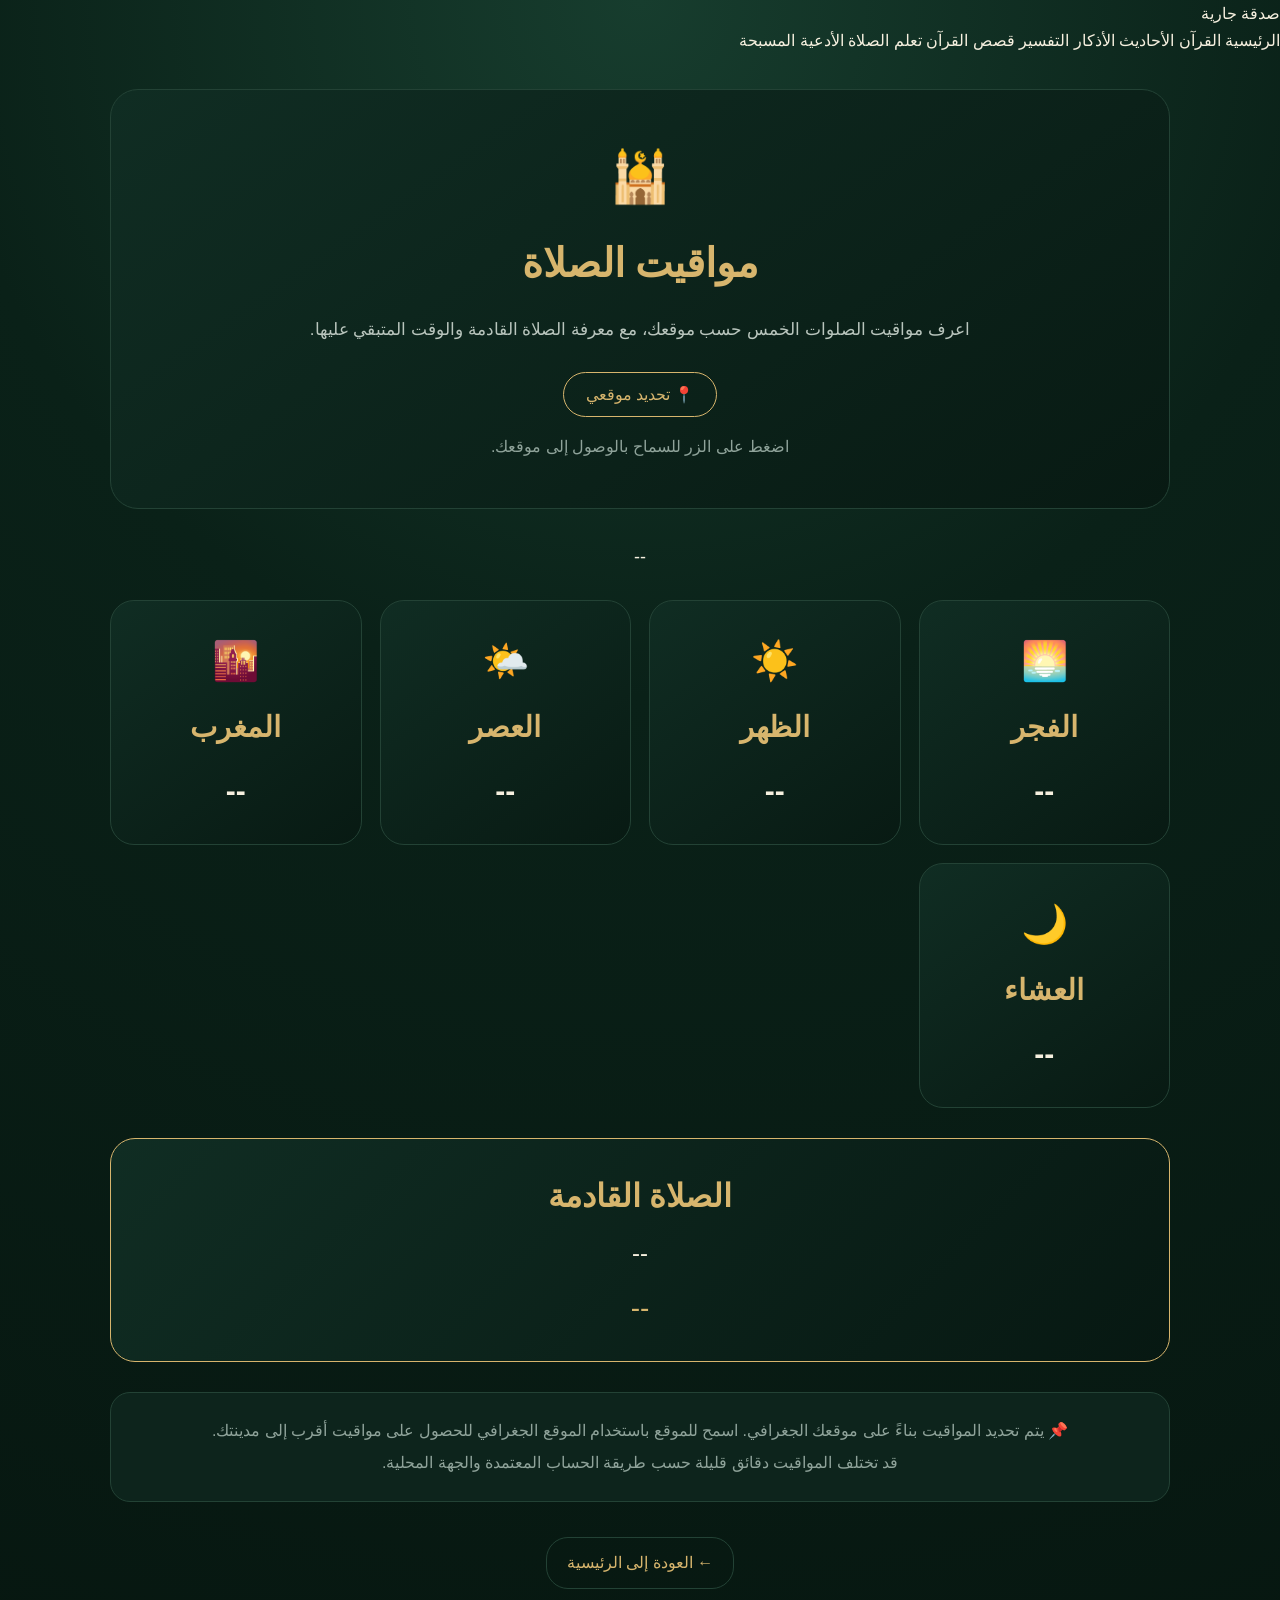
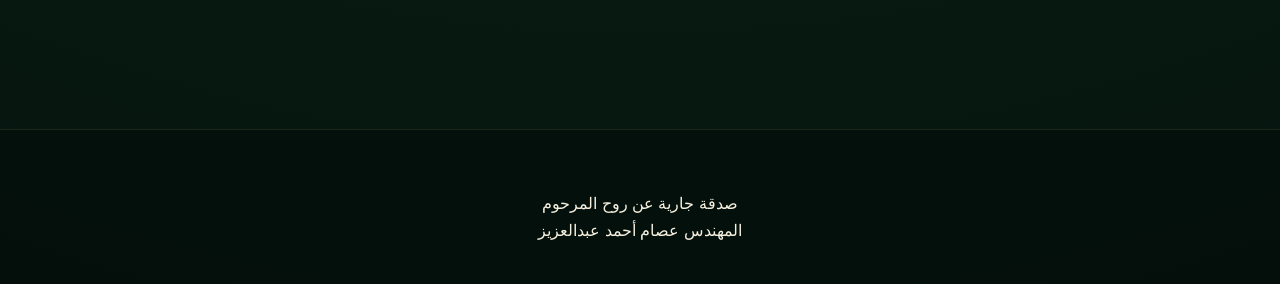
<file: prayer-times.html>
<!DOCTYPE html>
<html lang="ar" dir="rtl">

<head>

  <meta charset="UTF-8">
  <meta name="viewport" content="width=device-width, initial-scale=1.0">

  <title>مواقيت الصلاة | صدقة جارية</title>

  <link rel="stylesheet" href="style.css">

  <style>

    .prayer-page {
      max-width: 1100px;
      margin: auto;
      padding: 35px 20px 60px;
    }

    .prayer-hero {
      text-align: center;
      padding: 45px 25px;
      margin-bottom: 30px;

      background: linear-gradient(
        145deg,
        #102d23,
        #081a13
      );

      border: 1px solid #234235;
      border-radius: 28px;
    }

    .prayer-icon {
      font-size: 50px;
      margin-bottom: 10px;
    }

    .prayer-hero h1 {
      color: #d7b56d;
      font-family: "Traditional Arabic", serif;
      font-size: 40px;
      margin: 5px 0 15px;
    }

    .prayer-hero p {
      color: #b9c5bd;
      line-height: 2;
      font-size: 17px;
    }

    .location-box {
      margin-top: 25px;
    }

    .location-button {
      border: 1px solid #d7b56d;
      background: transparent;
      color: #d7b56d;
      padding: 12px 22px;
      border-radius: 25px;
      cursor: pointer;
      font-size: 16px;
    }

    .location-button:hover {
      background: #d7b56d;
      color: #081a13;
    }

    .status {
      margin-top: 15px;
      color: #8fa39a;
      line-height: 1.9;
    }

    .date-box {
      text-align: center;
      margin: 25px 0;
      color: #f6f0df;
      font-size: 18px;
      line-height: 2;
    }

    .prayer-grid {
      display: grid;
      grid-template-columns:
        repeat(auto-fit, minmax(220px, 1fr));

      gap: 18px;
    }

    .prayer-card {
      position: relative;

      background: linear-gradient(
        145deg,
        #102d23,
        #081a13
      );

      border: 1px solid #234235;
      border-radius: 24px;

      padding: 28px 20px;

      text-align: center;

      transition: .25s;
    }

    .prayer-card:hover {
      transform: translateY(-5px);
      border-color: #d7b56d;
    }

    .prayer-card .icon {
      font-size: 38px;
      margin-bottom: 10px;
    }

    .prayer-card h2 {
      color: #d7b56d;
      font-family: "Traditional Arabic", serif;
      font-size: 29px;
      margin: 5px 0 12px;
    }

    .prayer-time {
      font-size: 30px;
      color: #f6f0df;
      font-weight: bold;
      direction: ltr;
    }

    .next-prayer {
      margin-top: 30px;
      padding: 30px 20px;

      text-align: center;

      background: linear-gradient(
        135deg,
        #102d23,
        #071812
      );

      border: 1px solid #d7b56d;
      border-radius: 25px;
    }

    .next-prayer h2 {
      color: #d7b56d;
      font-family: "Traditional Arabic", serif;
      font-size: 32px;
      margin-bottom: 10px;
    }

    .next-name {
      color: #f6f0df;
      font-size: 24px;
    }

    .next-countdown {
      color: #d7b56d;
      font-size: 28px;
      margin-top: 10px;
      direction: ltr;
    }

    .note {
      margin-top: 30px;
      padding: 22px;

      background: #0d241c;

      border: 1px solid #234235;
      border-radius: 20px;

      color: #8fa39a;

      line-height: 2;
      text-align: center;
    }

    .back-button {
      display: block;
      width: fit-content;

      margin: 35px auto 0;

      padding: 11px 20px;

      border: 1px solid #234235;
      border-radius: 22px;

      color: #d7b56d;
      text-decoration: none;
    }

    .back-button:hover {
      border-color: #d7b56d;
    }

  </style>

</head>


<body>


<header>

  <div class="logo">
    صدقة جارية
  </div>

  <nav>

    <a href="index.html">الرئيسية</a>
    <a href="quran.html">القرآن</a>
    <a href="hadith.html">الأحاديث</a>
    <a href="adhkar.html">الأذكار</a>
    <a href="quran-tafsir.html">التفسير</a>
    <a href="quran-stories.html">قصص القرآن</a>
    <a href="prayer.html">تعلم الصلاة</a>
    <a href="duas.html">الأدعية</a>
    <a href="tasbeeh.html">المسبحة</a>

  </nav>

</header>



<main class="prayer-page">


  <!-- HERO -->

  <section class="prayer-hero">

    <div class="prayer-icon">
      🕌
    </div>

    <h1>
      مواقيت الصلاة
    </h1>

    <p>
      اعرف مواقيت الصلوات الخمس حسب موقعك،
      مع معرفة الصلاة القادمة والوقت المتبقي عليها.
    </p>


    <div class="location-box">

      <button
        class="location-button"
        onclick="getPrayerTimes()">

        📍 تحديد موقعي

      </button>

      <div
        id="status"
        class="status">

        اضغط على الزر للسماح بالوصول إلى موقعك.

      </div>

    </div>

  </section>



  <!-- DATE -->

  <div
    id="dateBox"
    class="date-box">

    --

  </div>



  <!-- PRAYER TIMES -->

  <section
    id="prayerGrid"
    class="prayer-grid">


    <div class="prayer-card">

      <div class="icon">
        🌅
      </div>

      <h2>
        الفجر
      </h2>

      <div
        id="fajr"
        class="prayer-time">

        --

      </div>

    </div>



    <div class="prayer-card">

      <div class="icon">
        ☀️
      </div>

      <h2>
        الظهر
      </h2>

      <div
        id="dhuhr"
        class="prayer-time">

        --

      </div>

    </div>



    <div class="prayer-card">

      <div class="icon">
        🌤️
      </div>

      <h2>
        العصر
      </h2>

      <div
        id="asr"
        class="prayer-time">

        --

      </div>

    </div>



    <div class="prayer-card">

      <div class="icon">
        🌇
      </div>

      <h2>
        المغرب
      </h2>

      <div
        id="maghrib"
        class="prayer-time">

        --

      </div>

    </div>



    <div class="prayer-card">

      <div class="icon">
        🌙
      </div>

      <h2>
        العشاء
      </h2>

      <div
        id="isha"
        class="prayer-time">

        --

      </div>

    </div>


  </section>



  <!-- NEXT PRAYER -->

  <section class="next-prayer">

    <h2>
      الصلاة القادمة
    </h2>

    <div
      id="nextName"
      class="next-name">

      --

    </div>

    <div
      id="countdown"
      class="next-countdown">

      --

    </div>

  </section>



  <!-- NOTE -->

  <div class="note">

    📌
    يتم تحديد المواقيت بناءً على موقعك الجغرافي.
    اسمح للموقع باستخدام الموقع الجغرافي للحصول
    على مواقيت أقرب إلى مدينتك.

    <br>

    قد تختلف المواقيت دقائق قليلة حسب طريقة الحساب
    المعتمدة والجهة المحلية.

  </div>



  <a
    href="index.html"
    class="back-button">

    ← العودة إلى الرئيسية

  </a>


</main>



<footer>

  صدقة جارية عن روح المرحوم

  <br>

  المهندس عصام أحمد عبدالعزيز

</footer>



<script>


/* =========================
   أسماء الصلوات
========================= */

const prayerNames = {

  Fajr: "الفجر",

  Dhuhr: "الظهر",

  Asr: "العصر",

  Maghrib: "المغرب",

  Isha: "العشاء"

};



let prayerTimes = {};

let countdownTimer;



/* =========================
   الحصول على الموقع
========================= */

function getPrayerTimes() {


  const status =
    document.getElementById("status");


  if (!navigator.geolocation) {

    status.textContent =
      "المتصفح لا يدعم تحديد الموقع.";

    return;

  }


  status.textContent =
    "⏳ جاري تحديد موقعك...";


  navigator.geolocation.getCurrentPosition(

    function(position) {

      const latitude =
        position.coords.latitude;

      const longitude =
        position.coords.longitude;


      status.textContent =
        "⏳ جاري تحميل مواقيت الصلاة...";


      loadPrayerTimes(
        latitude,
        longitude
      );

    },


    function() {

      status.textContent =
        "❌ لم نتمكن من تحديد موقعك. اسمح باستخدام الموقع ثم حاول مرة أخرى.";

    },

    {
      enableHighAccuracy: true,
      timeout: 10000
    }

  );

}



/* =========================
   تحميل المواقيت
========================= */

async function loadPrayerTimes(
  latitude,
  longitude
) {


  try {


    const today =
      new Date();


    const day =
      String(
        today.getDate()
      ).padStart(2, "0");


    const month =
      String(
        today.getMonth() + 1
      ).padStart(2, "0");


    const year =
      today.getFullYear();


    const url =
      `https://api.aladhan.com/v1/timings/${day}-${month}-${year}?latitude=${latitude}&longitude=${longitude}&method=4`;


    const response =
      await fetch(url);


    const data =
      await response.json();


    if (
      !data ||
      data.code !== 200
    ) {

      throw new Error(
        "تعذر الحصول على المواقيت"
      );

    }


    prayerTimes =
      data.data.timings;


    displayTimes(
      data.data.timings
    );


    displayDate(
      data.data.date
    );


    startCountdown();


    document.getElementById(
      "status"
    ).textContent =
      "✅ تم تحديد مواقيت الصلاة حسب موقعك.";


  }

  catch(error) {


    console.error(error);


    document.getElementById(
      "status"
    ).textContent =
      "❌ حدث خطأ أثناء تحميل المواقيت. تأكد من اتصال الإنترنت وحاول مرة أخرى.";

  }

}



/* =========================
   عرض المواقيت
========================= */

function displayTimes(times) {


  document.getElementById(
    "fajr"
  ).textContent =
    cleanTime(times.Fajr);


  document.getElementById(
    "dhuhr"
  ).textContent =
    cleanTime(times.Dhuhr);


  document.getElementById(
    "asr"
  ).textContent =
    cleanTime(times.Asr);


  document.getElementById(
    "maghrib"
  ).textContent =
    cleanTime(times.Maghrib);


  document.getElementById(
    "isha"
  ).textContent =
    cleanTime(times.Isha);

}



/* =========================
   تنظيف الوقت
========================= */

function cleanTime(time) {

  if (!time)
    return "--";


  return time
    .split(" ")[0];

}



/* =========================
   التاريخ
========================= */

function displayDate(date) {


  if (!date)
    return;


  const gregorian =
    date.gregorian;


  const hijri =
    date.hijri;


  document.getElementById(
    "dateBox"
  ).innerHTML = `

    📅 ${gregorian.weekday.en}
    ${gregorian.date}

    <br>

    🕌 ${hijri.day}
    ${hijri.month.ar}
    ${hijri.year}
    هـ

  `;

}



/* =========================
   الصلاة القادمة
========================= */

function startCountdown() {


  clearInterval(
    countdownTimer
  );


  updateNextPrayer();


  countdownTimer =
    setInterval(
      updateNextPrayer,
      1000
    );

}



function updateNextPrayer() {


  if (!prayerTimes.Fajr)
    return;


  const now =
    new Date();


  const prayers = [

    {
      key: "Fajr",
      name: "الفجر"
    },

    {
      key: "Dhuhr",
      name: "الظهر"
    },

    {
      key: "Asr",
      name: "العصر"
    },

    {
      key: "Maghrib",
      name: "المغرب"
    },

    {
      key: "Isha",
      name: "العشاء"
    }

  ];


  let next = null;


  for (
    const prayer
    of prayers
  ) {


    const parts =
      prayerTimes[
        prayer.key
      ].split(":");


    const prayerDate =
      new Date();


    prayerDate.setHours(
      Number(parts[0]),
      Number(parts[1]),
      0,
      0
    );


    if (
      prayerDate > now
    ) {

      next = {

        name:
          prayer.name,

        date:
          prayerDate

      };

      break;

    }

  }


  if (!next) {


    const parts =
      prayerTimes.Fajr
        .split(":");


    const tomorrow =
      new Date();


    tomorrow.setDate(
      tomorrow.getDate() + 1
    );


    tomorrow.setHours(
      Number(parts[0]),
      Number(parts[1]),
      0,
      0
    );


    next = {

      name: "الفجر",

      date: tomorrow

    };

  }


  const difference =
    next.date.getTime()
    - now.getTime();


  const hours =
    Math.floor(
      difference /
      (1000 * 60 * 60)
    );


  const minutes =
    Math.floor(
      (
        difference %
        (1000 * 60 * 60)
      )
      /
      (1000 * 60)
    );


  const seconds =
    Math.floor(
      (
        difference %
        (1000 * 60)
      )
      /
      1000
    );


  document.getElementById(
    "nextName"
  ).textContent =
    next.name;


  document.getElementById(
    "countdown"
  ).textContent =

    `${String(hours).padStart(2,"0")}:` +

    `${String(minutes).padStart(2,"0")}:` +

    `${String(seconds).padStart(2,"0")}`;

}



/* =========================
   تشغيل الصفحة
========================= */

</script>


</body>

</html>
</file>
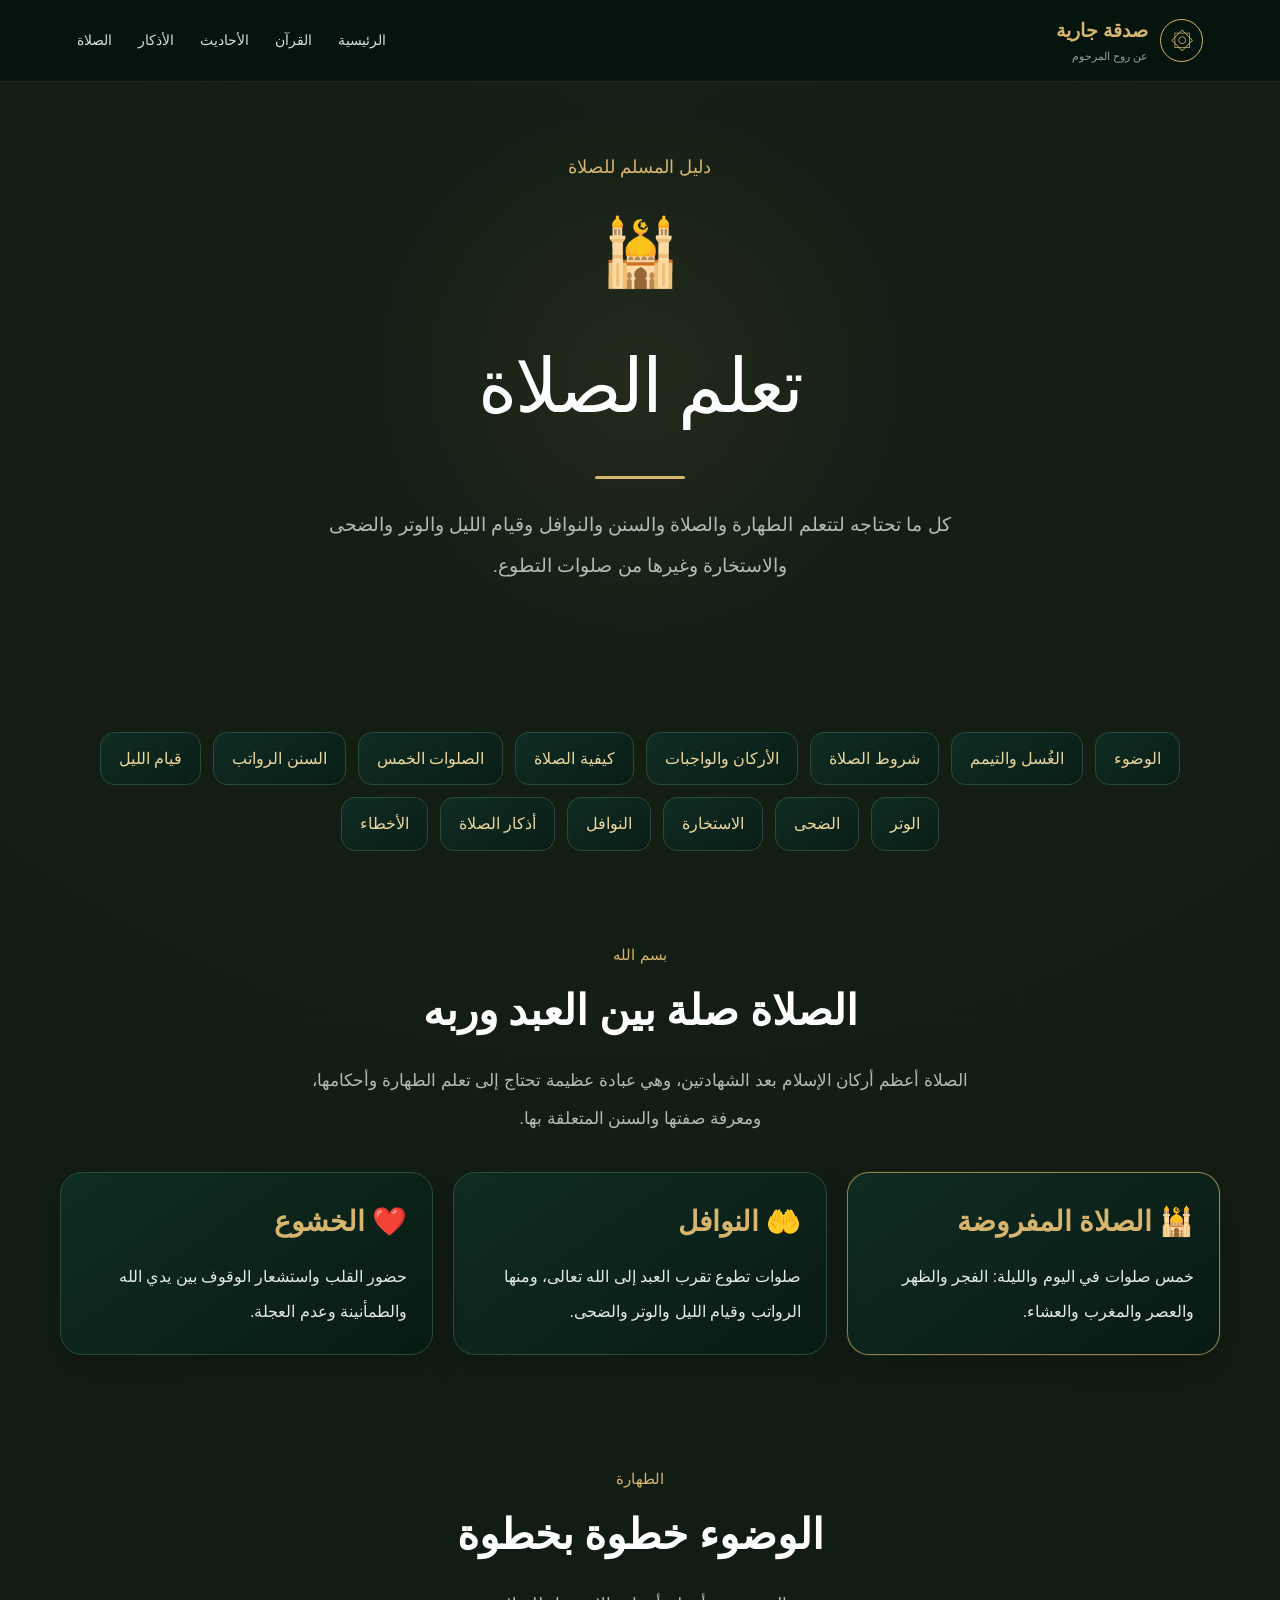
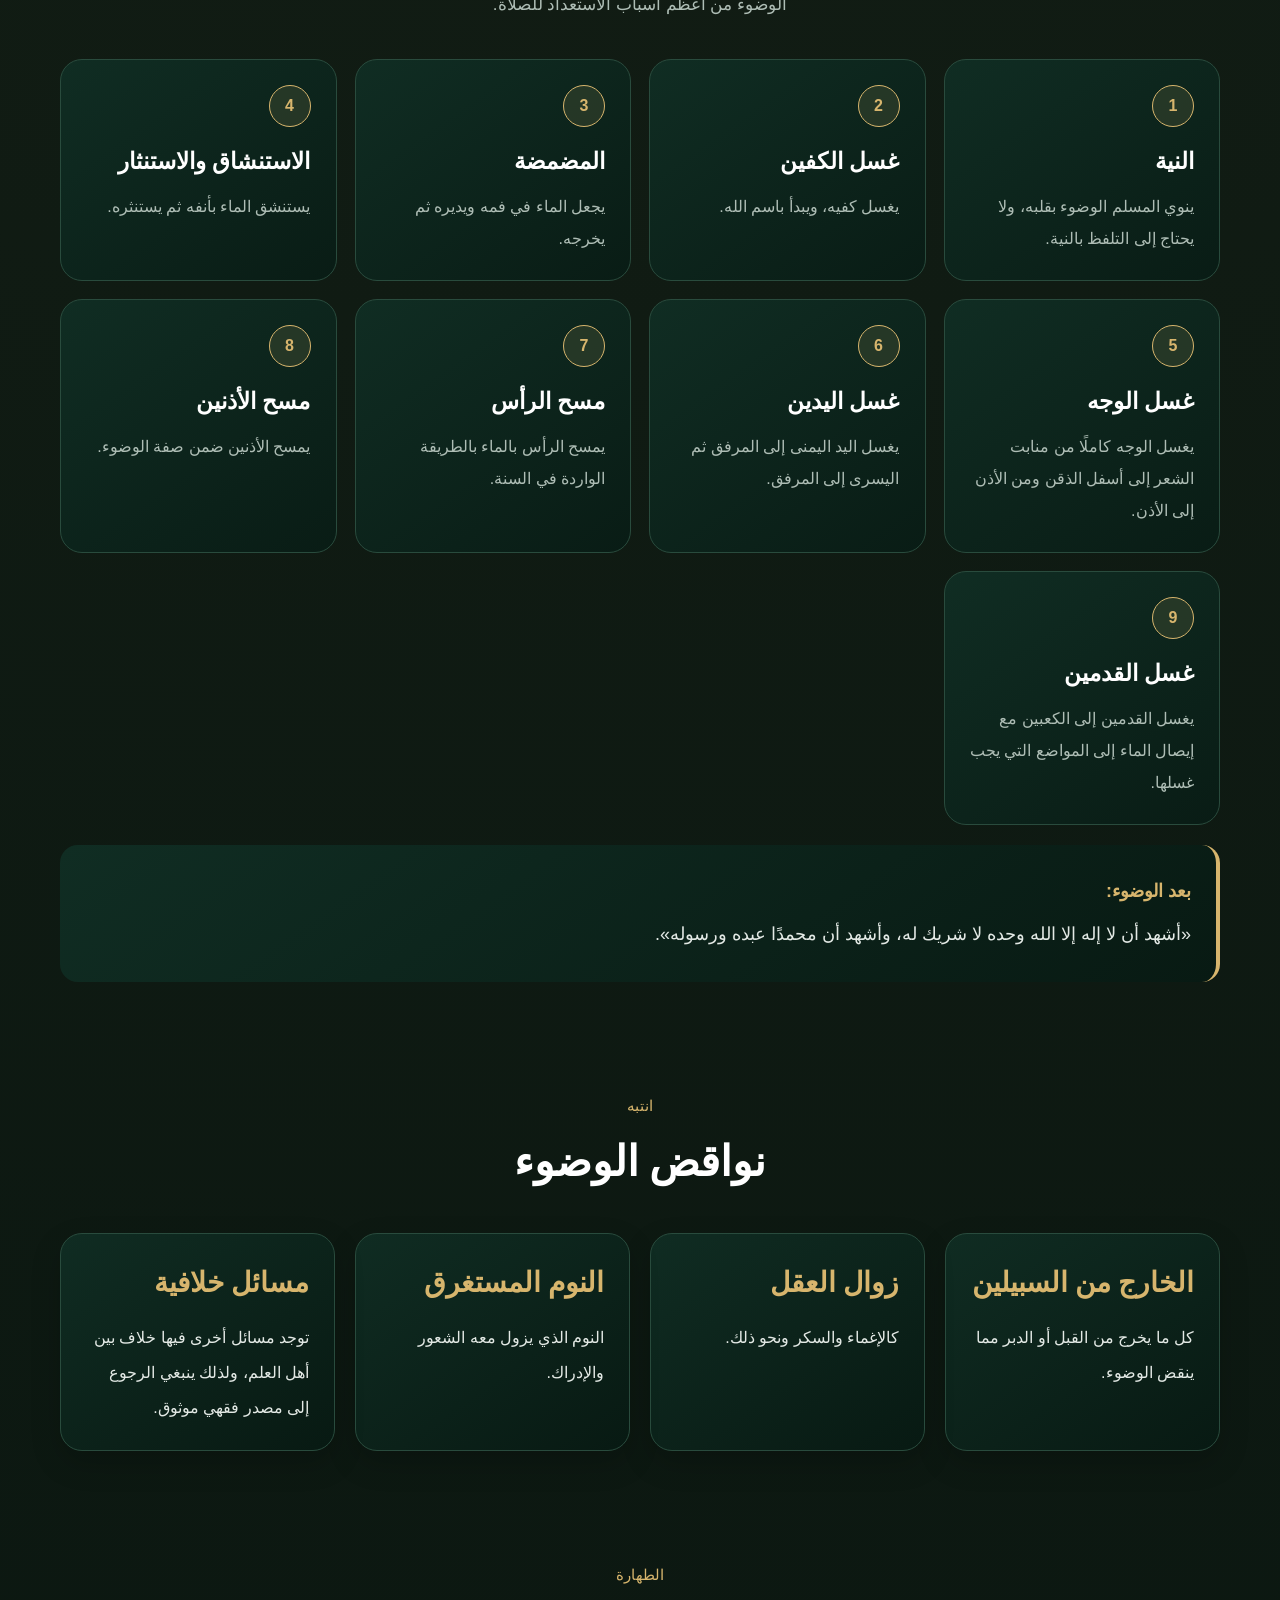
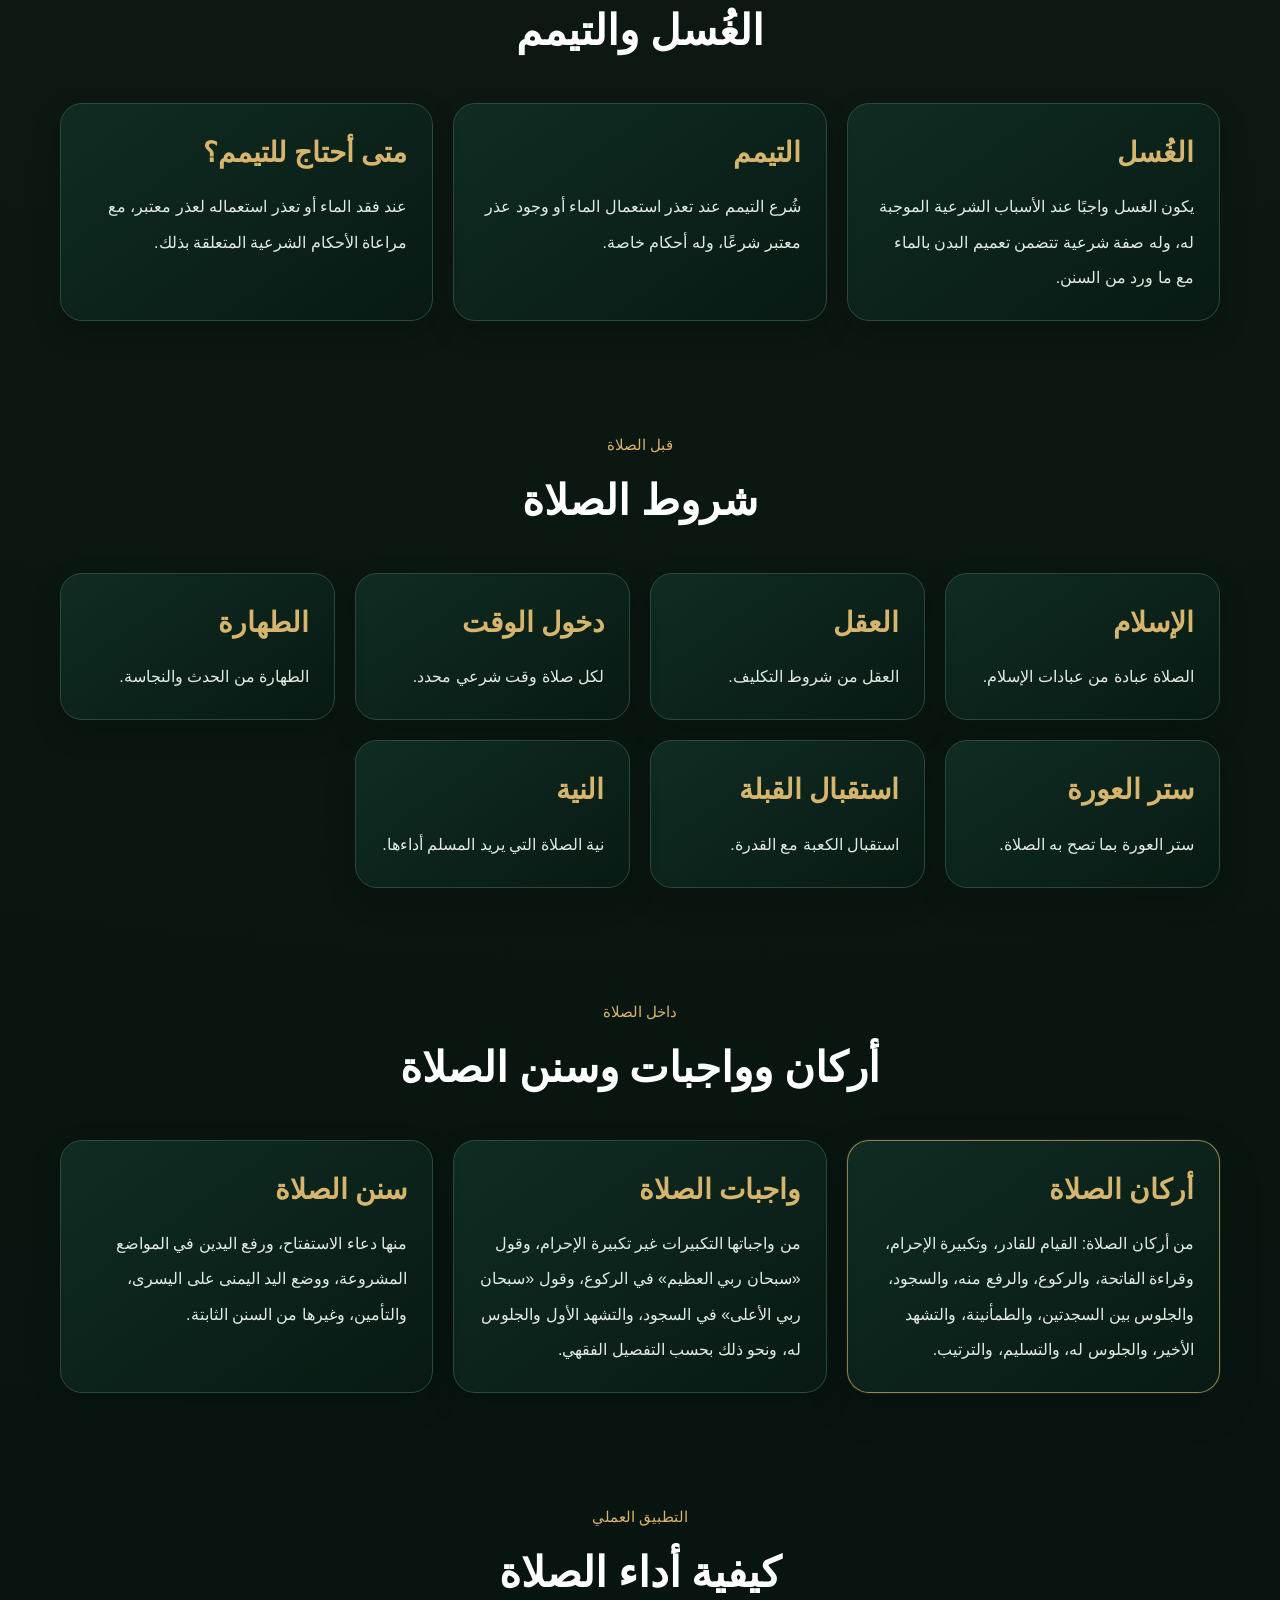
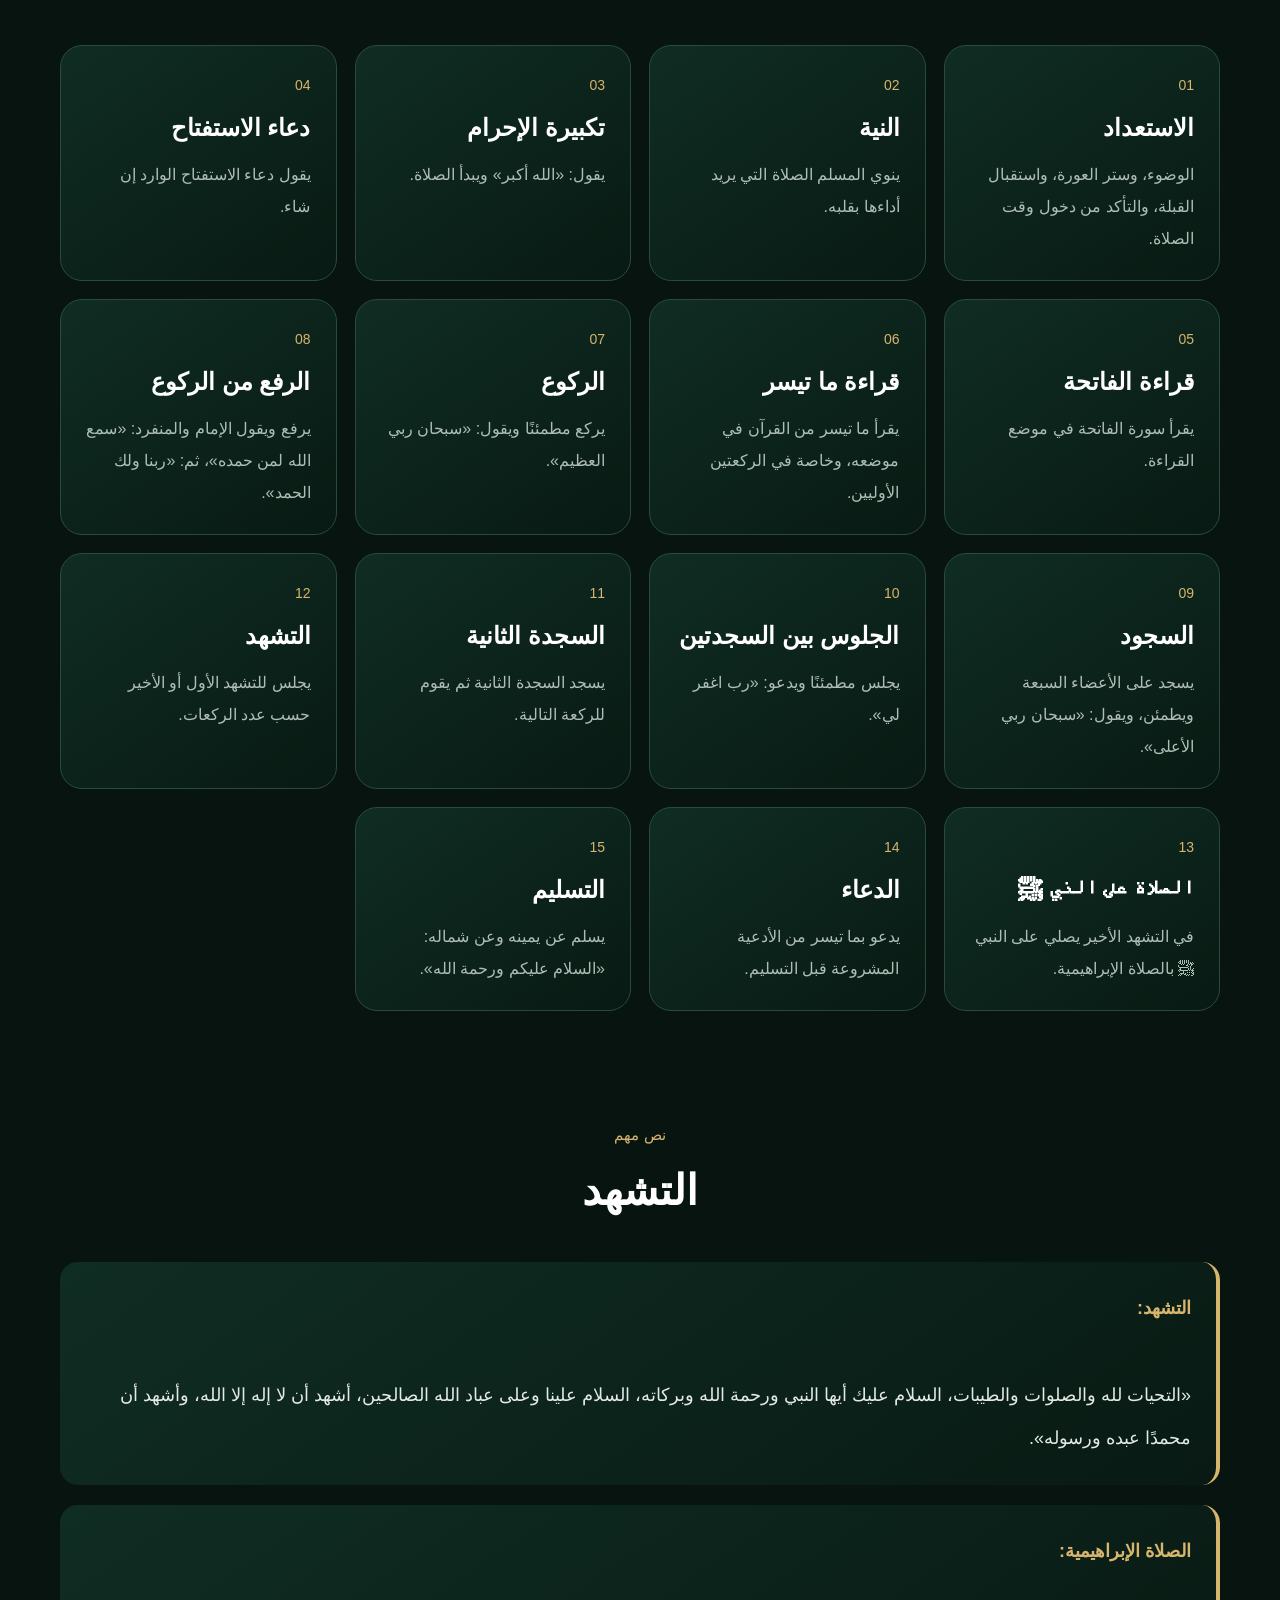
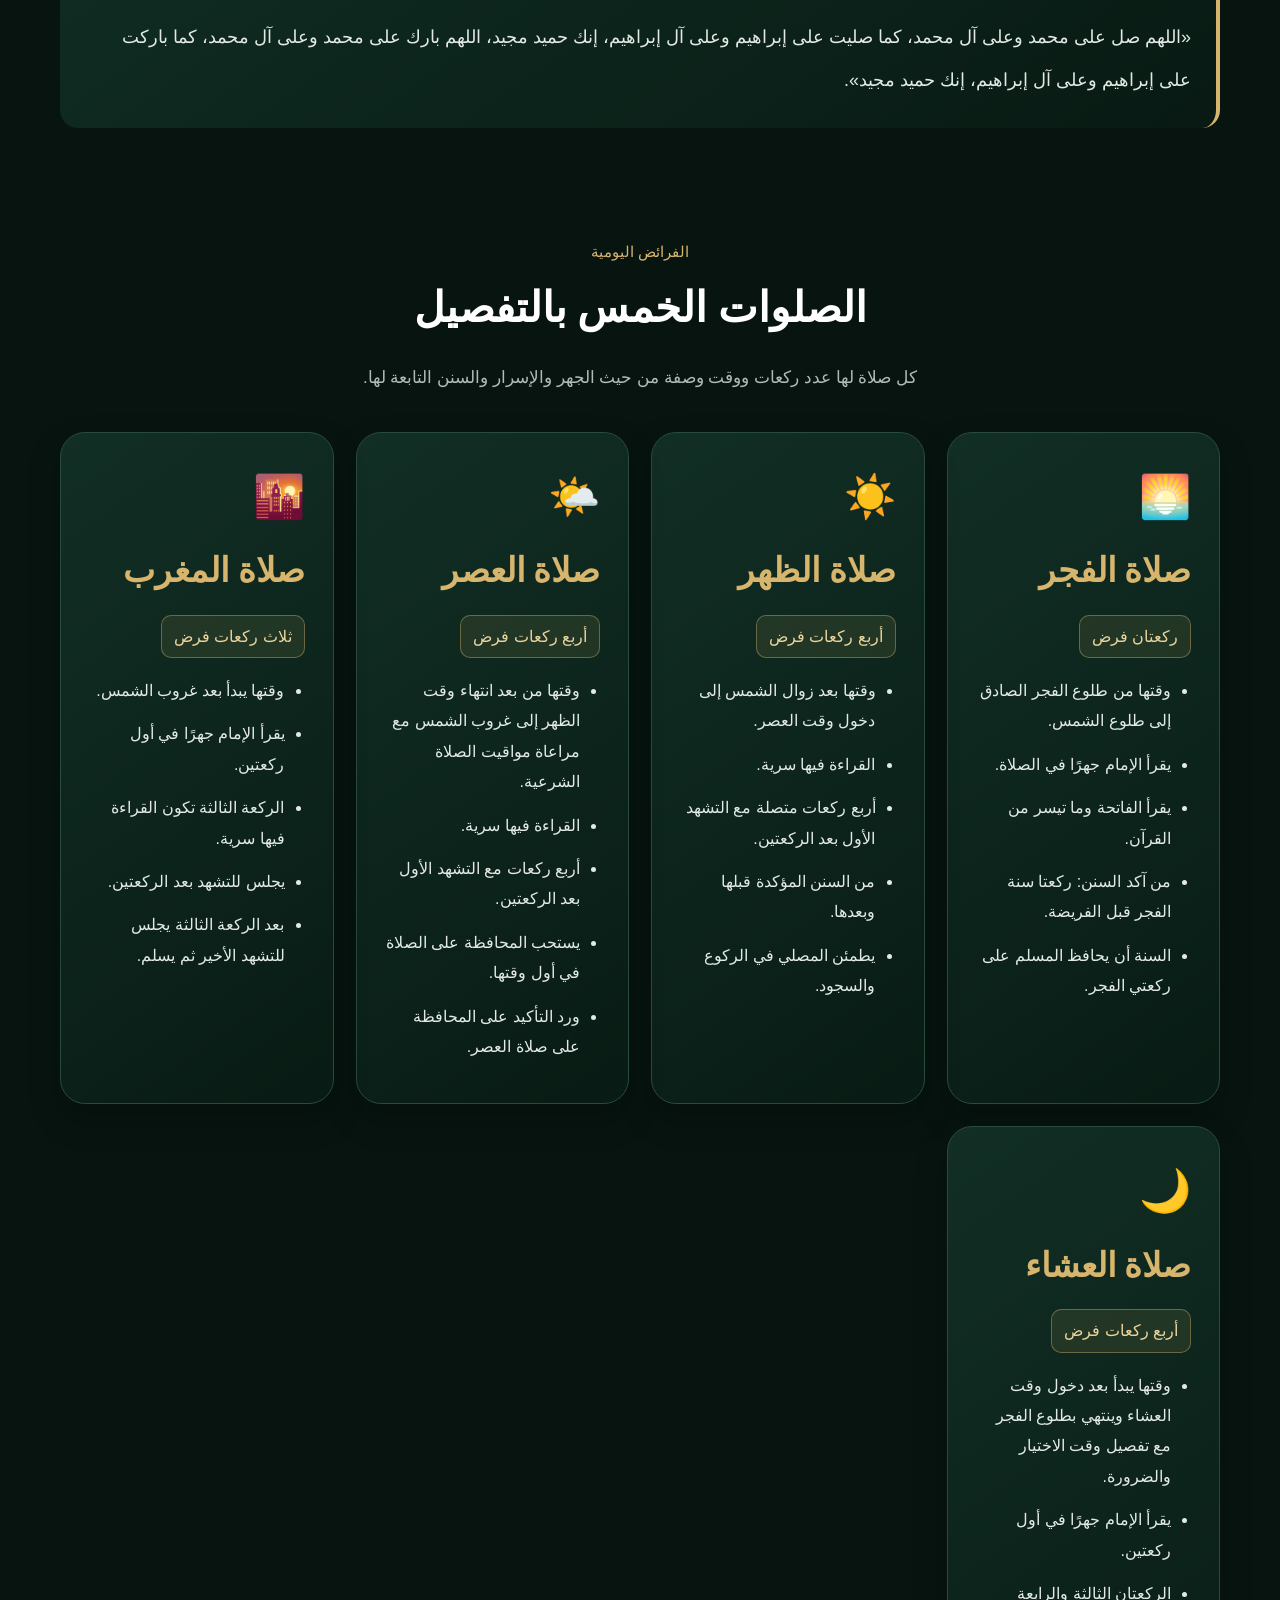
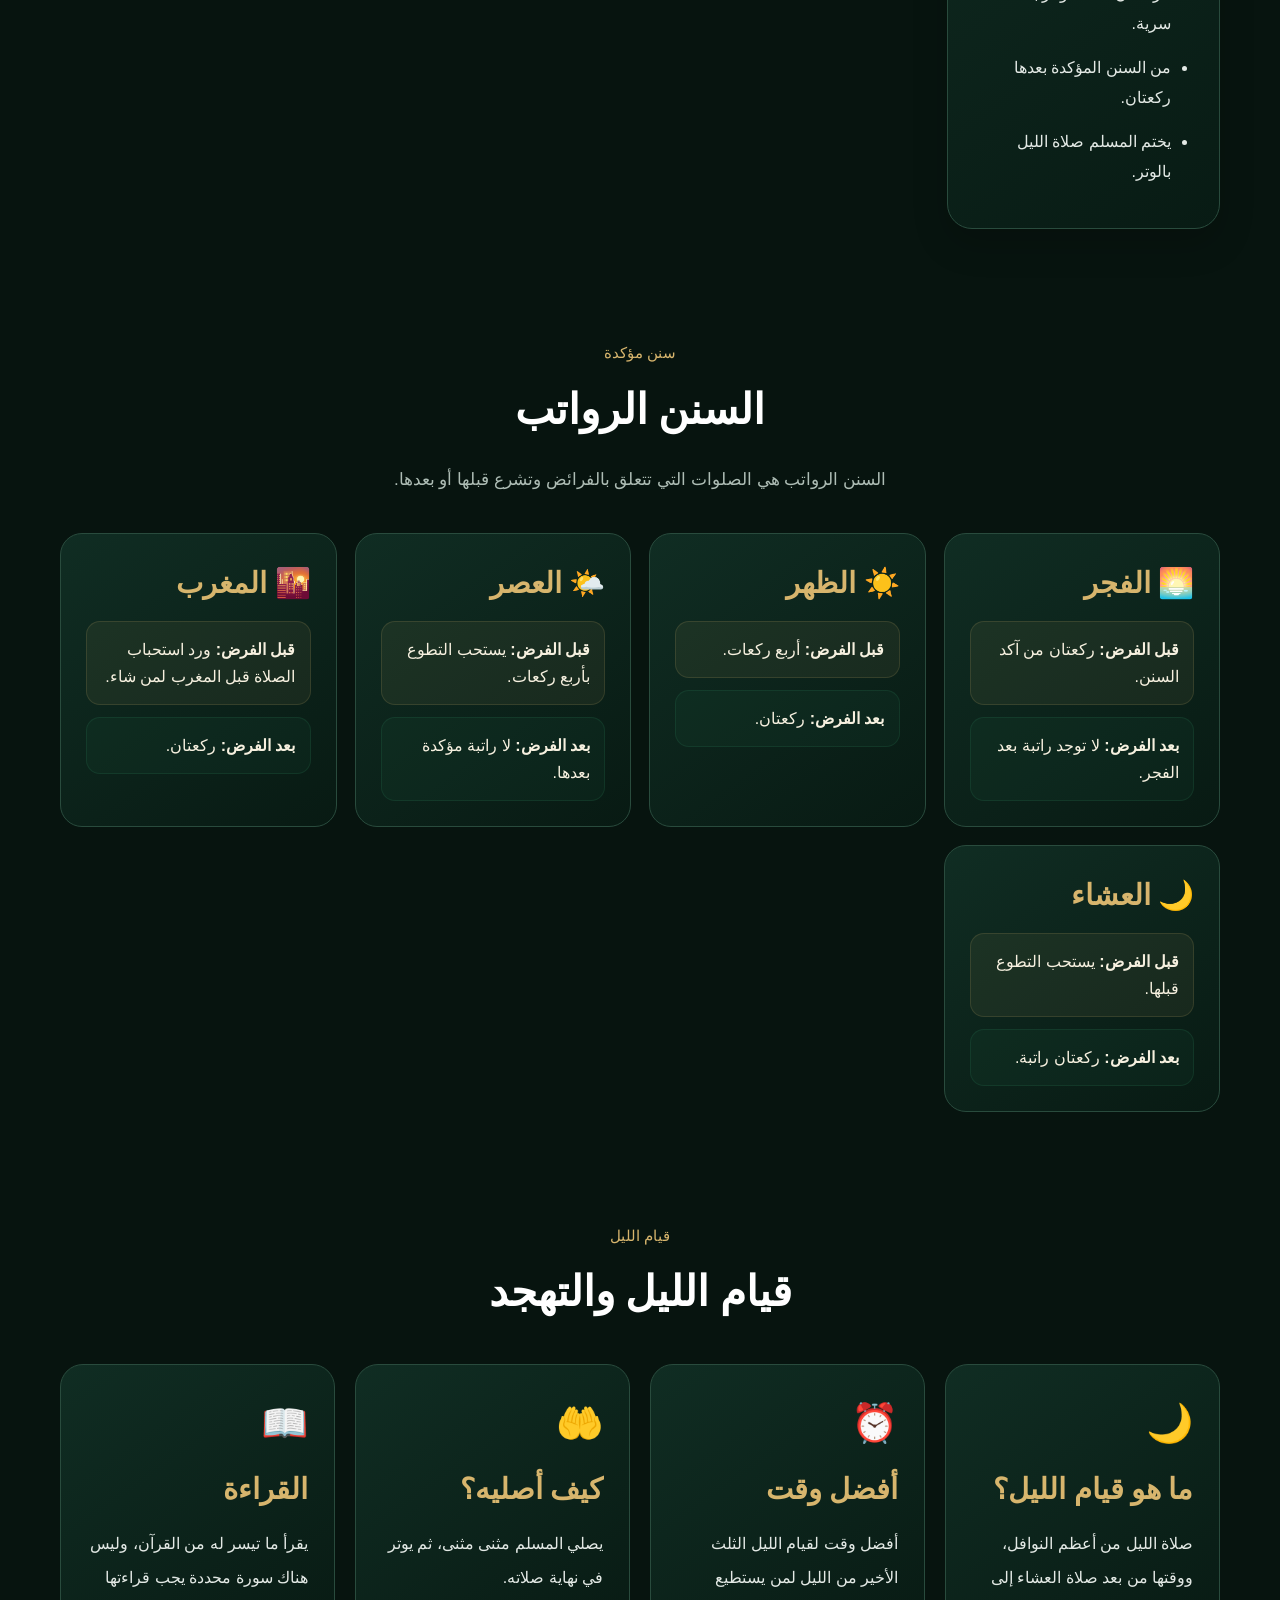
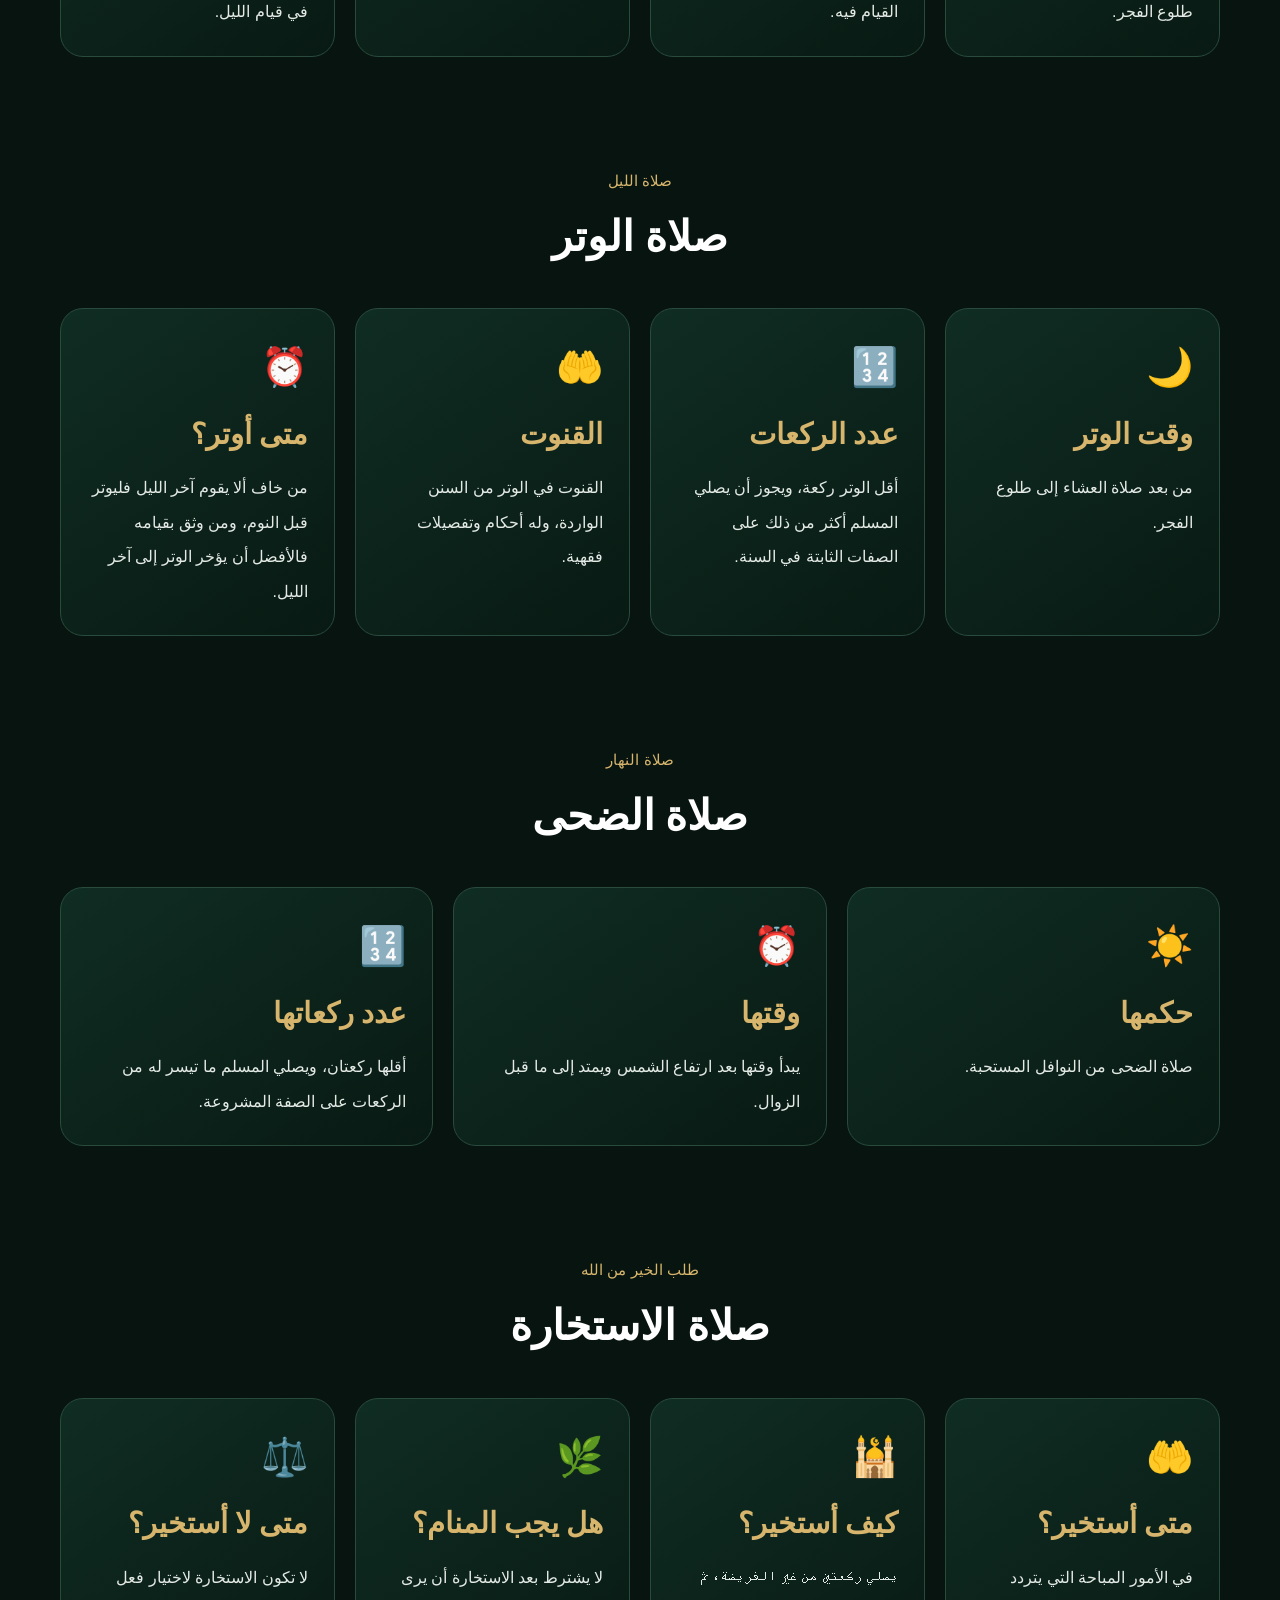
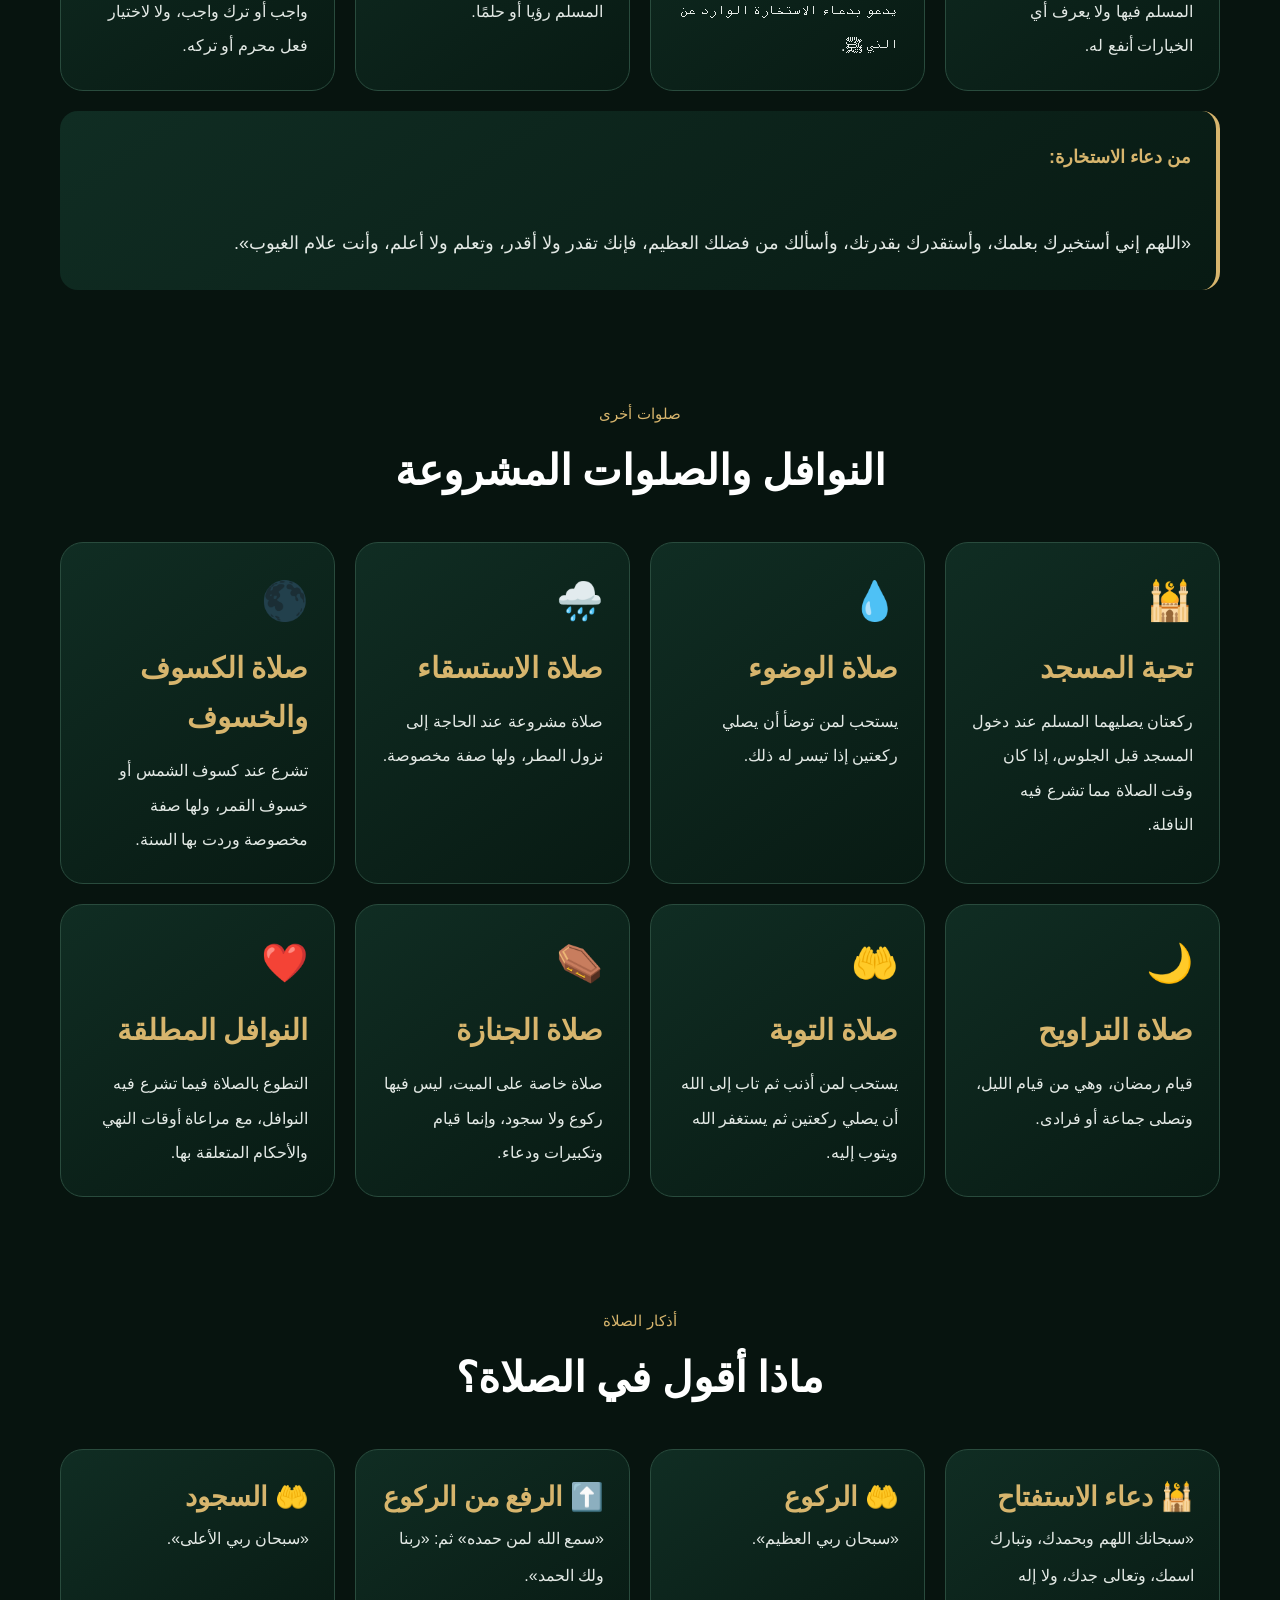
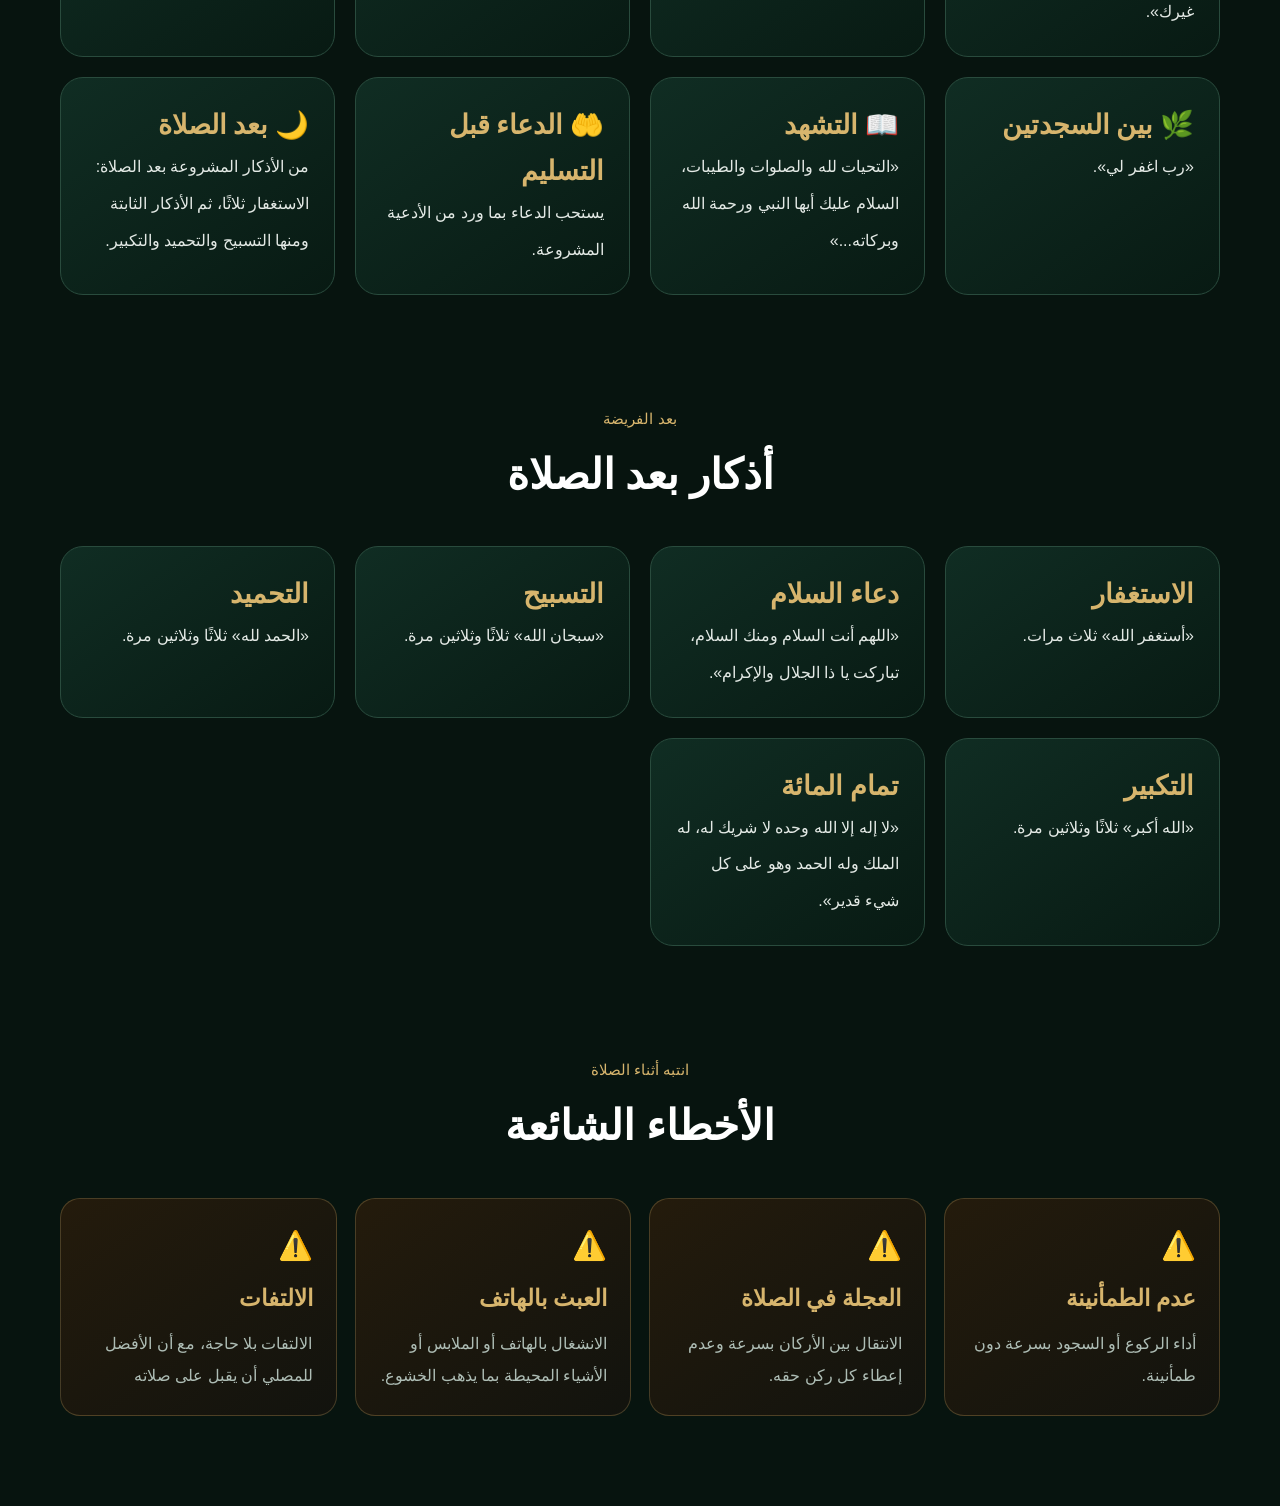
<file: prayer.html>
<!DOCTYPE html>
<html lang="ar" dir="rtl">

<head>
  <meta charset="UTF-8">
  <meta name="viewport" content="width=device-width, initial-scale=1.0">

  <title>الصلاة والنوافل | صدقة جارية عن روح المهندس عصام أحمد عبدالعزيز</title>

  <link rel="stylesheet" href="style.css">

  <style>

    /* =========================
       أساسيات الصفحة
    ========================= */

    :root {
      --gold: #d7b56d;
      --gold-light: #ead59d;
      --green-dark: #081a13;
      --green-card: #102d23;
      --green-card-2: #0d241c;
      --border: #294b3d;
      --text: #e3e9e5;
      --muted: #aebdb5;
    }

    body {
      background:
        radial-gradient(circle at top, rgba(215,181,109,.07), transparent 35%),
        #07140f;
    }

    /* =========================
       HERO
    ========================= */

    .page-hero {
      min-height: 420px;
      display: flex;
      align-items: center;
      justify-content: center;
      text-align: center;
      padding: 70px 20px;
    }

    .hero-content {
      max-width: 850px;
      margin: auto;
    }

    .hero-small {
      color: var(--gold);
      font-size: 18px;
      margin-bottom: 15px;
    }

    .hero-symbol {
      font-size: 65px;
      margin-bottom: 15px;
    }

    .hero-content h1 {
      font-family: "Traditional Arabic", serif;
      font-size: clamp(45px, 7vw, 75px);
      color: #fff;
      margin: 10px 0;
    }

    .gold-line {
      width: 90px;
      height: 3px;
      background: var(--gold);
      margin: 25px auto;
      border-radius: 10px;
    }

    .hero-content p {
      color: var(--muted);
      font-size: 19px;
      line-height: 2.2;
    }

    /* =========================
       NAVIGATION
    ========================= */

    .prayer-navigation {
      max-width: 1200px;
      margin: 30px auto 50px;
      padding: 20px;

      display: flex;
      flex-wrap: wrap;
      justify-content: center;
      gap: 12px;
    }

    .prayer-navigation a {
      text-decoration: none;
      color: var(--gold-light);

      background: linear-gradient(
        145deg,
        #102d23,
        #091d16
      );

      border: 1px solid var(--border);
      border-radius: 14px;
      padding: 12px 18px;

      transition: .25s;
    }

    .prayer-navigation a:hover {
      transform: translateY(-3px);
      border-color: var(--gold);
      color: white;
    }

    /* =========================
       GENERAL SECTIONS
    ========================= */

    .detailed-section,
    .source-section {
      max-width: 1200px;
      margin: 0 auto 70px;
      padding: 20px;
    }

    .section-heading {
      text-align: center;
      margin-bottom: 35px;
    }

    .section-heading span {
      color: var(--gold);
      font-size: 15px;
    }

    .section-heading h2 {
      color: white;
      font-family: "Traditional Arabic", serif;
      font-size: 42px;
      margin: 8px 0 15px;
    }

    .section-heading p {
      max-width: 850px;
      margin: auto;
      color: var(--muted);
      line-height: 2.2;
      font-size: 17px;
    }

    /* =========================
       GENERAL CARDS
    ========================= */

    .information-grid {
      display: grid;
      grid-template-columns: repeat(auto-fit, minmax(260px, 1fr));
      gap: 20px;
    }

    .info-box {
      background:
        linear-gradient(
          145deg,
          rgba(16,45,35,.98),
          rgba(8,26,19,.98)
        );

      border: 1px solid var(--border);
      border-radius: 22px;
      padding: 25px;

      box-shadow:
        0 12px 30px rgba(0,0,0,.18);

      transition: .25s;
    }

    .info-box:hover {
      transform: translateY(-5px);
      border-color: var(--gold);
    }

    .info-box h3 {
      color: var(--gold);
      font-family: "Traditional Arabic", serif;
      font-size: 28px;
      margin: 0 0 13px;
    }

    .info-box p {
      color: var(--text);
      line-height: 2.2;
      margin: 0;
    }

    .info-box.highlight {
      border-color: rgba(215,181,109,.65);
      box-shadow:
        0 0 0 1px rgba(215,181,109,.08),
        0 15px 40px rgba(0,0,0,.2);
    }

    /* =========================
       STEPS
    ========================= */

    .steps-grid {
      display: grid;
      grid-template-columns: repeat(auto-fit, minmax(230px, 1fr));
      gap: 18px;
    }

    .step-card {
      position: relative;

      background:
        linear-gradient(
          145deg,
          #102d23,
          #091c15
        );

      border: 1px solid var(--border);
      border-radius: 22px;
      padding: 25px;

      transition: .25s;
    }

    .step-card:hover {
      transform: translateY(-5px);
      border-color: var(--gold);
    }

    .step-number {
      width: 42px;
      height: 42px;

      display: flex;
      align-items: center;
      justify-content: center;

      border-radius: 50%;

      background: rgba(215,181,109,.12);
      border: 1px solid var(--gold);

      color: var(--gold);
      font-weight: bold;

      margin-bottom: 15px;
    }

    .step-card h3 {
      color: white;
      font-size: 23px;
      margin: 0 0 10px;
    }

    .step-card p {
      color: var(--muted);
      line-height: 2;
      margin: 0;
    }

    /* =========================
       FIVE PRAYERS
    ========================= */

    .five-prayers {
      display: grid;
      grid-template-columns: repeat(auto-fit, minmax(270px, 1fr));
      gap: 22px;
    }

    .prayer-card {
      background:
        linear-gradient(
          145deg,
          #122f25,
          #081b14
        );

      border: 1px solid var(--border);
      border-radius: 25px;
      padding: 28px;

      transition: .3s;

      box-shadow: 0 15px 35px rgba(0,0,0,.18);
    }

    .prayer-card:hover {
      transform: translateY(-7px);
      border-color: var(--gold);
    }

    .prayer-card-icon {
      font-size: 42px;
      margin-bottom: 10px;
    }

    .prayer-card h3 {
      color: var(--gold);
      font-family: "Traditional Arabic", serif;
      font-size: 34px;
      margin: 5px 0 15px;
    }

    .prayer-number {
      display: inline-block;
      background: rgba(215,181,109,.1);
      border: 1px solid rgba(215,181,109,.4);
      border-radius: 10px;
      padding: 7px 12px;
      color: var(--gold-light);
      margin-bottom: 18px;
    }

    .prayer-card ul {
      margin: 0;
      padding-right: 20px;
      color: var(--text);
    }

    .prayer-card li {
      margin-bottom: 13px;
      line-height: 1.9;
    }

    /* =========================
       PRAYER METHOD
    ========================= */

    .prayer-method {
      display: grid;
      grid-template-columns: repeat(auto-fit, minmax(250px, 1fr));
      gap: 18px;
    }

    .method-step {
      background: linear-gradient(145deg, #102d23, #081a13);
      border: 1px solid var(--border);
      border-radius: 22px;
      padding: 25px;
      transition: .25s;
    }

    .method-step:hover {
      border-color: var(--gold);
      transform: translateY(-5px);
    }

    .method-step span {
      color: var(--gold);
      font-size: 14px;
    }

    .method-step h3 {
      color: white;
      font-size: 24px;
      margin: 10px 0;
    }

    .method-step p {
      color: var(--muted);
      line-height: 2;
      margin: 0;
    }

    /* =========================
       TEXT BOX
    ========================= */

    .quran-box,
    .hadith-box,
    .dua-box {
      background: linear-gradient(145deg, #102d23, #081a13);
      border-right: 4px solid var(--gold);
      border-radius: 18px;
      padding: 25px;
      margin-top: 20px;
      color: var(--text);
      line-height: 2.4;
      font-size: 18px;
    }

    .quran-box strong,
    .hadith-box strong,
    .dua-box strong {
      color: var(--gold);
    }

    /* =========================
       RAWATIB
    ========================= */

    .rawatib-grid {
      display: grid;
      grid-template-columns: repeat(auto-fit, minmax(250px, 1fr));
      gap: 18px;
    }

    .rawatib-card {
      background: linear-gradient(145deg, #102d23, #081a13);
      border: 1px solid var(--border);
      border-radius: 22px;
      padding: 25px;
    }

    .rawatib-card h3 {
      color: var(--gold);
      font-family: "Traditional Arabic", serif;
      font-size: 29px;
      margin-top: 0;
    }

    .rawatib-card .before,
    .rawatib-card .after {
      padding: 14px;
      border-radius: 14px;
      margin-top: 12px;
    }

    .rawatib-card .before {
      background: rgba(215,181,109,.07);
      border: 1px solid rgba(215,181,109,.15);
    }

    .rawatib-card .after {
      background: rgba(46,125,87,.08);
      border: 1px solid rgba(46,125,87,.2);
    }

    /* =========================
       NAWAFIL
    ========================= */

    .nafl-grid {
      display: grid;
      grid-template-columns: repeat(auto-fit, minmax(260px, 1fr));
      gap: 20px;
    }

    .nafl-card {
      background:
        linear-gradient(
          145deg,
          #102d23,
          #081a13
        );

      border: 1px solid var(--border);
      border-radius: 23px;
      padding: 26px;

      transition: .25s;
    }

    .nafl-card:hover {
      transform: translateY(-5px);
      border-color: var(--gold);
    }

    .nafl-icon {
      font-size: 38px;
      margin-bottom: 10px;
    }

    .nafl-card h3 {
      color: var(--gold);
      font-family: "Traditional Arabic", serif;
      font-size: 29px;
      margin: 5px 0 12px;
    }

    .nafl-card p {
      color: var(--text);
      line-height: 2.15;
      margin: 0;
    }

    /* =========================
       ADHKAR
    ========================= */

    .adhkar-grid {
      display: grid;
      grid-template-columns: repeat(auto-fit, minmax(270px, 1fr));
      gap: 20px;
    }

    .dhikr-card {
      background: linear-gradient(145deg, #102d23, #081a13);
      border: 1px solid var(--border);
      border-radius: 23px;
      padding: 25px;
    }

    .dhikr-card h3 {
      color: var(--gold);
      font-family: "Traditional Arabic", serif;
      font-size: 27px;
      margin-top: 0;
    }

    .dhikr-card p {
      color: var(--text);
      line-height: 2.3;
    }

    /* =========================
       MISTAKES
    ========================= */

    .mistakes-grid {
      display: grid;
      grid-template-columns: repeat(auto-fit, minmax(250px, 1fr));
      gap: 18px;
    }

    .mistake-card {
      background: linear-gradient(145deg, #241b0c, #12130e);
      border: 1px solid rgba(215,181,109,.25);
      border-radius: 20px;
      padding: 23px;
    }

    .mistake-card span {
      font-size: 28px;
    }

    .mistake-card h3 {
      color: var(--gold);
      font-size: 23px;
      margin: 10px 0;
    }

    .mistake-card p {
      color: var(--muted);
      line-height: 2;
      margin: 0;
    }

    /* =========================
       FINAL DUA
    ========================= */

    .page-dua {
      max-width: 1000px;
      margin: 70px auto;
      padding: 45px 25px;
      text-align: center;

      background:
        linear-gradient(
          145deg,
          rgba(16,45,35,.95),
          rgba(8,26,19,.95)
        );

      border: 1px solid rgba(215,181,109,.35);
      border-radius: 30px;
    }

    .page-dua-icon {
      font-size: 48px;
    }

    .page-dua h2 {
      color: var(--gold);
      font-family: "Traditional Arabic", serif;
      font-size: 35px;
    }

    .page-dua p {
      color: var(--text);
      line-height: 2.3;
      font-size: 18px;
    }

    /* =========================
       MOBILE
    ========================= */

    @media (max-width: 600px) {

      .section-heading h2 {
        font-size: 34px;
      }

      .hero-content h1 {
        font-size: 48px;
      }

      .prayer-navigation {
        padding: 10px;
      }

      .prayer-navigation a {
        font-size: 14px;
        padding: 10px 13px;
      }

      .info-box,
      .prayer-card,
      .nafl-card,
      .dhikr-card,
      .method-step {
        padding: 21px;
      }

    }

  </style>

</head>


<body>


<header class="main-header">

  <div class="brand">

    <div class="brand-icon">۞</div>

    <div>

      <div class="brand-title">
        صدقة جارية
      </div>

      <div class="brand-subtitle">
        عن روح المرحوم
      </div>

    </div>

  </div>


  <nav class="main-nav">

    <a href="index.html">الرئيسية</a>

    <a href="quran.html">القرآن</a>

    <a href="hadith.html">الأحاديث</a>

    <a href="adhkar.html">الأذكار</a>

    <a href="prayer.html">الصلاة</a>

  </nav>


  <button class="menu-button" onclick="toggleMenu()">
    ☰
  </button>

</header>



<div id="mobileMenu" class="mobile-menu">

  <a href="index.html">الرئيسية</a>

  <a href="quran.html">القرآن الكريم</a>

  <a href="quran-stories.html">قصص القرآن</a>

  <a href="hadith.html">الأحاديث</a>

  <a href="adhkar.html">الأذكار</a>

  <a href="prayer.html">الصلاة والنوافل</a>

  <a href="duas.html">الأدعية</a>

</div>



<main>


<!-- ================= HERO ================= -->

<section class="hero page-hero">

  <div class="hero-content">

    <div class="hero-small">
      دليل المسلم للصلاة
    </div>

    <div class="hero-symbol">
      🕌
    </div>

    <h1>
      تعلم الصلاة
    </h1>

    <div class="gold-line"></div>

    <p>
      كل ما تحتاجه لتتعلم الطهارة والصلاة
      والسنن والنوافل وقيام الليل والوتر
      والضحى والاستخارة وغيرها من صلوات التطوع.
    </p>

  </div>

</section>



<!-- ================= NAVIGATION ================= -->

<section class="prayer-navigation">

  <a href="#wudu">الوضوء</a>

  <a href="#ghusl">الغُسل والتيمم</a>

  <a href="#conditions">شروط الصلاة</a>

  <a href="#pillars">الأركان والواجبات</a>

  <a href="#method">كيفية الصلاة</a>

  <a href="#five-prayers">الصلوات الخمس</a>

  <a href="#rawatib">السنن الرواتب</a>

  <a href="#night">قيام الليل</a>

  <a href="#witr">الوتر</a>

  <a href="#duha">الضحى</a>

  <a href="#istikharah">الاستخارة</a>

  <a href="#nafl">النوافل</a>

  <a href="#adhkar">أذكار الصلاة</a>

  <a href="#mistakes">الأخطاء</a>

</section>



<!-- ================= INTRO ================= -->

<section class="detailed-section">

  <div class="section-heading">

    <span>بسم الله</span>

    <h2>الصلاة صلة بين العبد وربه</h2>

    <p>
      الصلاة أعظم أركان الإسلام بعد الشهادتين،
      وهي عبادة عظيمة تحتاج إلى تعلم الطهارة
      وأحكامها، ومعرفة صفتها والسنن المتعلقة بها.
    </p>

  </div>


  <div class="information-grid">

    <div class="info-box highlight">

      <h3>🕌 الصلاة المفروضة</h3>

      <p>
        خمس صلوات في اليوم والليلة:
        الفجر والظهر والعصر والمغرب والعشاء.
      </p>

    </div>


    <div class="info-box">

      <h3>🤲 النوافل</h3>

      <p>
        صلوات تطوع تقرب العبد إلى الله تعالى،
        ومنها الرواتب وقيام الليل والوتر والضحى.
      </p>

    </div>


    <div class="info-box">

      <h3>❤️ الخشوع</h3>

      <p>
        حضور القلب واستشعار الوقوف بين يدي الله
        والطمأنينة وعدم العجلة.
      </p>

    </div>

  </div>

</section>



<!-- ================= WUDU ================= -->

<section id="wudu" class="detailed-section">

  <div class="section-heading">

    <span>الطهارة</span>

    <h2>الوضوء خطوة بخطوة</h2>

    <p>
      الوضوء من أعظم أسباب الاستعداد للصلاة.
    </p>

  </div>


  <div class="steps-grid">


    <article class="step-card">

      <div class="step-number">1</div>

      <h3>النية</h3>

      <p>
        ينوي المسلم الوضوء بقلبه، ولا يحتاج إلى
        التلفظ بالنية.
      </p>

    </article>


    <article class="step-card">

      <div class="step-number">2</div>

      <h3>غسل الكفين</h3>

      <p>
        يغسل كفيه، ويبدأ باسم الله.
      </p>

    </article>


    <article class="step-card">

      <div class="step-number">3</div>

      <h3>المضمضة</h3>

      <p>
        يجعل الماء في فمه ويديره ثم يخرجه.
      </p>

    </article>


    <article class="step-card">

      <div class="step-number">4</div>

      <h3>الاستنشاق والاستنثار</h3>

      <p>
        يستنشق الماء بأنفه ثم يستنثره.
      </p>

    </article>


    <article class="step-card">

      <div class="step-number">5</div>

      <h3>غسل الوجه</h3>

      <p>
        يغسل الوجه كاملًا من منابت الشعر إلى أسفل
        الذقن ومن الأذن إلى الأذن.
      </p>

    </article>


    <article class="step-card">

      <div class="step-number">6</div>

      <h3>غسل اليدين</h3>

      <p>
        يغسل اليد اليمنى إلى المرفق ثم اليسرى
        إلى المرفق.
      </p>

    </article>


    <article class="step-card">

      <div class="step-number">7</div>

      <h3>مسح الرأس</h3>

      <p>
        يمسح الرأس بالماء بالطريقة الواردة في السنة.
      </p>

    </article>


    <article class="step-card">

      <div class="step-number">8</div>

      <h3>مسح الأذنين</h3>

      <p>
        يمسح الأذنين ضمن صفة الوضوء.
      </p>

    </article>


    <article class="step-card">

      <div class="step-number">9</div>

      <h3>غسل القدمين</h3>

      <p>
        يغسل القدمين إلى الكعبين مع إيصال الماء
        إلى المواضع التي يجب غسلها.
      </p>

    </article>


  </div>


  <div class="dua-box">

    <strong>بعد الوضوء:</strong>

    <br>

    «أشهد أن لا إله إلا الله وحده لا شريك له،
    وأشهد أن محمدًا عبده ورسوله».

  </div>

</section>



<!-- ================= BREAKERS ================= -->

<section class="detailed-section">

  <div class="section-heading">

    <span>انتبه</span>

    <h2>نواقض الوضوء</h2>

  </div>


  <div class="information-grid">


    <div class="info-box">

      <h3>الخارج من السبيلين</h3>

      <p>
        كل ما يخرج من القبل أو الدبر مما ينقض الوضوء.
      </p>

    </div>


    <div class="info-box">

      <h3>زوال العقل</h3>

      <p>
        كالإغماء والسكر ونحو ذلك.
      </p>

    </div>


    <div class="info-box">

      <h3>النوم المستغرق</h3>

      <p>
        النوم الذي يزول معه الشعور والإدراك.
      </p>

    </div>


    <div class="info-box">

      <h3>مسائل خلافية</h3>

      <p>
        توجد مسائل أخرى فيها خلاف بين أهل العلم،
        ولذلك ينبغي الرجوع إلى مصدر فقهي موثوق.
      </p>

    </div>

  </div>

</section>



<!-- ================= GHUSL ================= -->

<section id="ghusl" class="detailed-section">

  <div class="section-heading">

    <span>الطهارة</span>

    <h2>الغُسل والتيمم</h2>

  </div>


  <div class="information-grid">


    <div class="info-box">

      <h3>الغُسل</h3>

      <p>
        يكون الغسل واجبًا عند الأسباب الشرعية الموجبة
        له، وله صفة شرعية تتضمن تعميم البدن بالماء
        مع ما ورد من السنن.
      </p>

    </div>


    <div class="info-box">

      <h3>التيمم</h3>

      <p>
        شُرع التيمم عند تعذر استعمال الماء أو وجود
        عذر معتبر شرعًا، وله أحكام خاصة.
      </p>

    </div>


    <div class="info-box">

      <h3>متى أحتاج للتيمم؟</h3>

      <p>
        عند فقد الماء أو تعذر استعماله لعذر معتبر،
        مع مراعاة الأحكام الشرعية المتعلقة بذلك.
      </p>

    </div>

  </div>

</section>



<!-- ================= CONDITIONS ================= -->

<section id="conditions" class="detailed-section">

  <div class="section-heading">

    <span>قبل الصلاة</span>

    <h2>شروط الصلاة</h2>

  </div>


  <div class="information-grid">


    <div class="info-box">
      <h3>الإسلام</h3>
      <p>الصلاة عبادة من عبادات الإسلام.</p>
    </div>


    <div class="info-box">
      <h3>العقل</h3>
      <p>العقل من شروط التكليف.</p>
    </div>


    <div class="info-box">
      <h3>دخول الوقت</h3>
      <p>لكل صلاة وقت شرعي محدد.</p>
    </div>


    <div class="info-box">
      <h3>الطهارة</h3>
      <p>الطهارة من الحدث والنجاسة.</p>
    </div>


    <div class="info-box">
      <h3>ستر العورة</h3>
      <p>ستر العورة بما تصح به الصلاة.</p>
    </div>


    <div class="info-box">
      <h3>استقبال القبلة</h3>
      <p>استقبال الكعبة مع القدرة.</p>
    </div>


    <div class="info-box">
      <h3>النية</h3>
      <p>نية الصلاة التي يريد المسلم أداءها.</p>
    </div>

  </div>

</section>



<!-- ================= PILLARS ================= -->

<section id="pillars" class="detailed-section">

  <div class="section-heading">

    <span>داخل الصلاة</span>

    <h2>أركان وواجبات وسنن الصلاة</h2>

  </div>


  <div class="information-grid">


    <div class="info-box highlight">

      <h3>أركان الصلاة</h3>

      <p>
        من أركان الصلاة: القيام للقادر، وتكبيرة الإحرام،
        وقراءة الفاتحة، والركوع، والرفع منه، والسجود،
        والجلوس بين السجدتين، والطمأنينة، والتشهد الأخير،
        والجلوس له، والتسليم، والترتيب.
      </p>

    </div>


    <div class="info-box">

      <h3>واجبات الصلاة</h3>

      <p>
        من واجباتها التكبيرات غير تكبيرة الإحرام،
        وقول «سبحان ربي العظيم» في الركوع،
        وقول «سبحان ربي الأعلى» في السجود،
        والتشهد الأول والجلوس له، ونحو ذلك بحسب
        التفصيل الفقهي.
      </p>

    </div>


    <div class="info-box">

      <h3>سنن الصلاة</h3>

      <p>
        منها دعاء الاستفتاح، ورفع اليدين في المواضع
        المشروعة، ووضع اليد اليمنى على اليسرى،
        والتأمين، وغيرها من السنن الثابتة.
      </p>

    </div>

  </div>

</section>



<!-- ================= METHOD ================= -->

<section id="method" class="detailed-section">

  <div class="section-heading">

    <span>التطبيق العملي</span>

    <h2>كيفية أداء الصلاة</h2>

  </div>


  <div class="prayer-method">


    <article class="method-step">

      <span>01</span>

      <h3>الاستعداد</h3>

      <p>
        الوضوء، وستر العورة، واستقبال القبلة،
        والتأكد من دخول وقت الصلاة.
      </p>

    </article>


    <article class="method-step">

      <span>02</span>

      <h3>النية</h3>

      <p>
        ينوي المسلم الصلاة التي يريد أداءها بقلبه.
      </p>

    </article>


    <article class="method-step">

      <span>03</span>

      <h3>تكبيرة الإحرام</h3>

      <p>
        يقول: «الله أكبر» ويبدأ الصلاة.
      </p>

    </article>


    <article class="method-step">

      <span>04</span>

      <h3>دعاء الاستفتاح</h3>

      <p>
        يقول دعاء الاستفتاح الوارد إن شاء.
      </p>

    </article>


    <article class="method-step">

      <span>05</span>

      <h3>قراءة الفاتحة</h3>

      <p>
        يقرأ سورة الفاتحة في موضع القراءة.
      </p>

    </article>


    <article class="method-step">

      <span>06</span>

      <h3>قراءة ما تيسر</h3>

      <p>
        يقرأ ما تيسر من القرآن في موضعه،
        وخاصة في الركعتين الأوليين.
      </p>

    </article>


    <article class="method-step">

      <span>07</span>

      <h3>الركوع</h3>

      <p>
        يركع مطمئنًا ويقول:
        «سبحان ربي العظيم».
      </p>

    </article>


    <article class="method-step">

      <span>08</span>

      <h3>الرفع من الركوع</h3>

      <p>
        يرفع ويقول الإمام والمنفرد:
        «سمع الله لمن حمده»، ثم:
        «ربنا ولك الحمد».
      </p>

    </article>


    <article class="method-step">

      <span>09</span>

      <h3>السجود</h3>

      <p>
        يسجد على الأعضاء السبعة ويطمئن،
        ويقول:
        «سبحان ربي الأعلى».
      </p>

    </article>


    <article class="method-step">

      <span>10</span>

      <h3>الجلوس بين السجدتين</h3>

      <p>
        يجلس مطمئنًا ويدعو:
        «رب اغفر لي».
      </p>

    </article>


    <article class="method-step">

      <span>11</span>

      <h3>السجدة الثانية</h3>

      <p>
        يسجد السجدة الثانية ثم يقوم للركعة التالية.
      </p>

    </article>


    <article class="method-step">

      <span>12</span>

      <h3>التشهد</h3>

      <p>
        يجلس للتشهد الأول أو الأخير حسب عدد الركعات.
      </p>

    </article>


    <article class="method-step">

      <span>13</span>

      <h3>الصلاة على النبي ﷺ</h3>

      <p>
        في التشهد الأخير يصلي على النبي ﷺ بالصلاة الإبراهيمية.
      </p>

    </article>


    <article class="method-step">

      <span>14</span>

      <h3>الدعاء</h3>

      <p>
        يدعو بما تيسر من الأدعية المشروعة قبل التسليم.
      </p>

    </article>


    <article class="method-step">

      <span>15</span>

      <h3>التسليم</h3>

      <p>
        يسلم عن يمينه وعن شماله:
        «السلام عليكم ورحمة الله».
      </p>

    </article>

  </div>

</section>



<!-- ================= TASHahHUD ================= -->

<section class="detailed-section">

  <div class="section-heading">

    <span>نص مهم</span>

    <h2>التشهد</h2>

  </div>


  <div class="hadith-box">

    <strong>التشهد:</strong>

    <br><br>

    «التحيات لله والصلوات والطيبات، السلام عليك أيها النبي
    ورحمة الله وبركاته، السلام علينا وعلى عباد الله الصالحين،
    أشهد أن لا إله إلا الله، وأشهد أن محمدًا عبده ورسوله».

  </div>


  <div class="hadith-box">

    <strong>الصلاة الإبراهيمية:</strong>

    <br><br>

    «اللهم صل على محمد وعلى آل محمد، كما صليت على إبراهيم
    وعلى آل إبراهيم، إنك حميد مجيد، اللهم بارك على محمد
    وعلى آل محمد، كما باركت على إبراهيم وعلى آل إبراهيم،
    إنك حميد مجيد».

  </div>

</section>



<!-- ================= FIVE PRAYERS ================= -->

<section id="five-prayers" class="detailed-section">

  <div class="section-heading">

    <span>الفرائض اليومية</span>

    <h2>الصلوات الخمس بالتفصيل</h2>

    <p>
      كل صلاة لها عدد ركعات ووقت وصفة من حيث الجهر
      والإسرار والسنن التابعة لها.
    </p>

  </div>


  <div class="five-prayers">


    <!-- FAJR -->

    <article class="prayer-card">

      <div class="prayer-card-icon">🌅</div>

      <h3>صلاة الفجر</h3>

      <span class="prayer-number">
        ركعتان فرض
      </span>

      <ul>

        <li>
          وقتها من طلوع الفجر الصادق إلى طلوع الشمس.
        </li>

        <li>
          يقرأ الإمام جهرًا في الصلاة.
        </li>

        <li>
          يقرأ الفاتحة وما تيسر من القرآن.
        </li>

        <li>
          من آكد السنن: ركعتا سنة الفجر قبل الفريضة.
        </li>

        <li>
          السنة أن يحافظ المسلم على ركعتي الفجر.
        </li>

      </ul>

    </article>


    <!-- DHUHR -->

    <article class="prayer-card">

      <div class="prayer-card-icon">☀️</div>

      <h3>صلاة الظهر</h3>

      <span class="prayer-number">
        أربع ركعات فرض
      </span>

      <ul>

        <li>
          وقتها بعد زوال الشمس إلى دخول وقت العصر.
        </li>

        <li>
          القراءة فيها سرية.
        </li>

        <li>
          أربع ركعات متصلة مع التشهد الأول بعد الركعتين.
        </li>

        <li>
          من السنن المؤكدة قبلها وبعدها.
        </li>

        <li>
          يطمئن المصلي في الركوع والسجود.
        </li>

      </ul>

    </article>


    <!-- ASR -->

    <article class="prayer-card">

      <div class="prayer-card-icon">🌤️</div>

      <h3>صلاة العصر</h3>

      <span class="prayer-number">
        أربع ركعات فرض
      </span>

      <ul>

        <li>
          وقتها من بعد انتهاء وقت الظهر إلى غروب الشمس
          مع مراعاة مواقيت الصلاة الشرعية.
        </li>

        <li>
          القراءة فيها سرية.
        </li>

        <li>
          أربع ركعات مع التشهد الأول بعد الركعتين.
        </li>

        <li>
          يستحب المحافظة على الصلاة في أول وقتها.
        </li>

        <li>
          ورد التأكيد على المحافظة على صلاة العصر.
        </li>

      </ul>

    </article>


    <!-- MAGHRIB -->

    <article class="prayer-card">

      <div class="prayer-card-icon">🌇</div>

      <h3>صلاة المغرب</h3>

      <span class="prayer-number">
        ثلاث ركعات فرض
      </span>

      <ul>

        <li>
          وقتها يبدأ بعد غروب الشمس.
        </li>

        <li>
          يقرأ الإمام جهرًا في أول ركعتين.
        </li>

        <li>
          الركعة الثالثة تكون القراءة فيها سرية.
        </li>

        <li>
          يجلس للتشهد بعد الركعتين.
        </li>

        <li>
          بعد الركعة الثالثة يجلس للتشهد الأخير ثم يسلم.
        </li>

      </ul>

    </article>


    <!-- ISHA -->

    <article class="prayer-card">

      <div class="prayer-card-icon">🌙</div>

      <h3>صلاة العشاء</h3>

      <span class="prayer-number">
        أربع ركعات فرض
      </span>

      <ul>

        <li>
          وقتها يبدأ بعد دخول وقت العشاء وينتهي بطلوع الفجر
          مع تفصيل وقت الاختيار والضرورة.
        </li>

        <li>
          يقرأ الإمام جهرًا في أول ركعتين.
        </li>

        <li>
          الركعتان الثالثة والرابعة سرية.
        </li>

        <li>
          من السنن المؤكدة بعدها ركعتان.
        </li>

        <li>
          يختم المسلم صلاة الليل بالوتر.
        </li>

      </ul>

    </article>


  </div>

</section>



<!-- ================= RAWATIB ================= -->

<section id="rawatib" class="detailed-section">

  <div class="section-heading">

    <span>سنن مؤكدة</span>

    <h2>السنن الرواتب</h2>

    <p>
      السنن الرواتب هي الصلوات التي تتعلق بالفرائض
      وتشرع قبلها أو بعدها.
    </p>

  </div>


  <div class="rawatib-grid">


    <div class="rawatib-card">

      <h3>🌅 الفجر</h3>

      <div class="before">
        <strong>قبل الفرض:</strong>
        ركعتان من آكد السنن.
      </div>

      <div class="after">
        <strong>بعد الفرض:</strong>
        لا توجد راتبة بعد الفجر.
      </div>

    </div>


    <div class="rawatib-card">

      <h3>☀️ الظهر</h3>

      <div class="before">
        <strong>قبل الفرض:</strong>
        أربع ركعات.
      </div>

      <div class="after">
        <strong>بعد الفرض:</strong>
        ركعتان.
      </div>

    </div>


    <div class="rawatib-card">

      <h3>🌤️ العصر</h3>

      <div class="before">
        <strong>قبل الفرض:</strong>
        يستحب التطوع بأربع ركعات.
      </div>

      <div class="after">
        <strong>بعد الفرض:</strong>
        لا راتبة مؤكدة بعدها.
      </div>

    </div>


    <div class="rawatib-card">

      <h3>🌇 المغرب</h3>

      <div class="before">
        <strong>قبل الفرض:</strong>
        ورد استحباب الصلاة قبل المغرب لمن شاء.
      </div>

      <div class="after">
        <strong>بعد الفرض:</strong>
        ركعتان.
      </div>

    </div>


    <div class="rawatib-card">

      <h3>🌙 العشاء</h3>

      <div class="before">
        <strong>قبل الفرض:</strong>
        يستحب التطوع قبلها.
      </div>

      <div class="after">
        <strong>بعد الفرض:</strong>
        ركعتان راتبة.
      </div>

    </div>

  </div>

</section>



<!-- ================= NIGHT ================= -->

<section id="night" class="detailed-section">

  <div class="section-heading">

    <span>قيام الليل</span>

    <h2>قيام الليل والتهجد</h2>

  </div>


  <div class="nafl-grid">


    <div class="nafl-card">

      <div class="nafl-icon">🌙</div>

      <h3>ما هو قيام الليل؟</h3>

      <p>
        صلاة الليل من أعظم النوافل، ووقتها من بعد صلاة
        العشاء إلى طلوع الفجر.
      </p>

    </div>


    <div class="nafl-card">

      <div class="nafl-icon">⏰</div>

      <h3>أفضل وقت</h3>

      <p>
        أفضل وقت لقيام الليل الثلث الأخير من الليل
        لمن يستطيع القيام فيه.
      </p>

    </div>


    <div class="nafl-card">

      <div class="nafl-icon">🤲</div>

      <h3>كيف أصليه؟</h3>

      <p>
        يصلي المسلم مثنى مثنى، ثم يوتر في نهاية صلاته.
      </p>

    </div>


    <div class="nafl-card">

      <div class="nafl-icon">📖</div>

      <h3>القراءة</h3>

      <p>
        يقرأ ما تيسر له من القرآن، وليس هناك سورة محددة
        يجب قراءتها في قيام الليل.
      </p>

    </div>

  </div>

</section>



<!-- ================= WITR ================= -->

<section id="witr" class="detailed-section">

  <div class="section-heading">

    <span>صلاة الليل</span>

    <h2>صلاة الوتر</h2>

  </div>


  <div class="nafl-grid">


    <div class="nafl-card">

      <div class="nafl-icon">🌙</div>

      <h3>وقت الوتر</h3>

      <p>
        من بعد صلاة العشاء إلى طلوع الفجر.
      </p>

    </div>


    <div class="nafl-card">

      <div class="nafl-icon">🔢</div>

      <h3>عدد الركعات</h3>

      <p>
        أقل الوتر ركعة، ويجوز أن يصلي المسلم أكثر من ذلك
        على الصفات الثابتة في السنة.
      </p>

    </div>


    <div class="nafl-card">

      <div class="nafl-icon">🤲</div>

      <h3>القنوت</h3>

      <p>
        القنوت في الوتر من السنن الواردة، وله أحكام
        وتفصيلات فقهية.
      </p>

    </div>


    <div class="nafl-card">

      <div class="nafl-icon">⏰</div>

      <h3>متى أوتر؟</h3>

      <p>
        من خاف ألا يقوم آخر الليل فليوتر قبل النوم،
        ومن وثق بقيامه فالأفضل أن يؤخر الوتر إلى آخر الليل.
      </p>

    </div>

  </div>

</section>



<!-- ================= DUHA ================= -->

<section id="duha" class="detailed-section">

  <div class="section-heading">

    <span>صلاة النهار</span>

    <h2>صلاة الضحى</h2>

  </div>


  <div class="nafl-grid">


    <div class="nafl-card">

      <div class="nafl-icon">☀️</div>

      <h3>حكمها</h3>

      <p>
        صلاة الضحى من النوافل المستحبة.
      </p>

    </div>


    <div class="nafl-card">

      <div class="nafl-icon">⏰</div>

      <h3>وقتها</h3>

      <p>
        يبدأ وقتها بعد ارتفاع الشمس ويمتد إلى ما قبل الزوال.
      </p>

    </div>


    <div class="nafl-card">

      <div class="nafl-icon">🔢</div>

      <h3>عدد ركعاتها</h3>

      <p>
        أقلها ركعتان، ويصلي المسلم ما تيسر له
        من الركعات على الصفة المشروعة.
      </p>

    </div>

  </div>

</section>



<!-- ================= ISTIKHARAH ================= -->

<section id="istikharah" class="detailed-section">

  <div class="section-heading">

    <span>طلب الخير من الله</span>

    <h2>صلاة الاستخارة</h2>

  </div>


  <div class="nafl-grid">


    <div class="nafl-card">

      <div class="nafl-icon">🤲</div>

      <h3>متى أستخير؟</h3>

      <p>
        في الأمور المباحة التي يتردد المسلم فيها ولا يعرف
        أي الخيارات أنفع له.
      </p>

    </div>


    <div class="nafl-card">

      <div class="nafl-icon">🕌</div>

      <h3>كيف أستخير؟</h3>

      <p>
        يصلي ركعتين من غير الفريضة، ثم يدعو بدعاء الاستخارة
        الوارد عن النبي ﷺ.
      </p>

    </div>


    <div class="nafl-card">

      <div class="nafl-icon">🌿</div>

      <h3>هل يجب المنام؟</h3>

      <p>
        لا يشترط بعد الاستخارة أن يرى المسلم رؤيا أو حلمًا.
      </p>

    </div>


    <div class="nafl-card">

      <div class="nafl-icon">⚖️</div>

      <h3>متى لا أستخير؟</h3>

      <p>
        لا تكون الاستخارة لاختيار فعل واجب أو ترك واجب،
        ولا لاختيار فعل محرم أو تركه.
      </p>

    </div>

  </div>


  <div class="dua-box">

    <strong>من دعاء الاستخارة:</strong>

    <br><br>

    «اللهم إني أستخيرك بعلمك، وأستقدرك بقدرتك،
    وأسألك من فضلك العظيم، فإنك تقدر ولا أقدر،
    وتعلم ولا أعلم، وأنت علام الغيوب».

  </div>

</section>



<!-- ================= OTHER NAWAFIL ================= -->

<section id="nafl" class="detailed-section">

  <div class="section-heading">

    <span>صلوات أخرى</span>

    <h2>النوافل والصلوات المشروعة</h2>

  </div>


  <div class="nafl-grid">


    <div class="nafl-card">

      <div class="nafl-icon">🕌</div>

      <h3>تحية المسجد</h3>

      <p>
        ركعتان يصليهما المسلم عند دخول المسجد قبل الجلوس،
        إذا كان وقت الصلاة مما تشرع فيه النافلة.
      </p>

    </div>


    <div class="nafl-card">

      <div class="nafl-icon">💧</div>

      <h3>صلاة الوضوء</h3>

      <p>
        يستحب لمن توضأ أن يصلي ركعتين إذا تيسر له ذلك.
      </p>

    </div>


    <div class="nafl-card">

      <div class="nafl-icon">🌧️</div>

      <h3>صلاة الاستسقاء</h3>

      <p>
        صلاة مشروعة عند الحاجة إلى نزول المطر،
        ولها صفة مخصوصة.
      </p>

    </div>


    <div class="nafl-card">

      <div class="nafl-icon">🌑</div>

      <h3>صلاة الكسوف والخسوف</h3>

      <p>
        تشرع عند كسوف الشمس أو خسوف القمر،
        ولها صفة مخصوصة وردت بها السنة.
      </p>

    </div>


    <div class="nafl-card">

      <div class="nafl-icon">🌙</div>

      <h3>صلاة التراويح</h3>

      <p>
        قيام رمضان، وهي من قيام الليل،
        وتصلى جماعة أو فرادى.
      </p>

    </div>


    <div class="nafl-card">

      <div class="nafl-icon">🤲</div>

      <h3>صلاة التوبة</h3>

      <p>
        يستحب لمن أذنب ثم تاب إلى الله أن يصلي ركعتين
        ثم يستغفر الله ويتوب إليه.
      </p>

    </div>


    <div class="nafl-card">

      <div class="nafl-icon">⚰️</div>

      <h3>صلاة الجنازة</h3>

      <p>
        صلاة خاصة على الميت، ليس فيها ركوع ولا سجود،
        وإنما قيام وتكبيرات ودعاء.
      </p>

    </div>


    <div class="nafl-card">

      <div class="nafl-icon">❤️</div>

      <h3>النوافل المطلقة</h3>

      <p>
        التطوع بالصلاة فيما تشرع فيه النوافل،
        مع مراعاة أوقات النهي والأحكام المتعلقة بها.
      </p>

    </div>

  </div>

</section>



<!-- ================= ADHKAR ================= -->

<section id="adhkar" class="detailed-section">

  <div class="section-heading">

    <span>أذكار الصلاة</span>

    <h2>ماذا أقول في الصلاة؟</h2>

  </div>


  <div class="adhkar-grid">


    <div class="dhikr-card">

      <h3>🕌 دعاء الاستفتاح</h3>

      <p>
        «سبحانك اللهم وبحمدك، وتبارك اسمك،
        وتعالى جدك، ولا إله غيرك».
      </p>

    </div>


    <div class="dhikr-card">

      <h3>🤲 الركوع</h3>

      <p>
        «سبحان ربي العظيم».
      </p>

    </div>


    <div class="dhikr-card">

      <h3>⬆️ الرفع من الركوع</h3>

      <p>
        «سمع الله لمن حمده»
        ثم:
        «ربنا ولك الحمد».
      </p>

    </div>


    <div class="dhikr-card">

      <h3>🤲 السجود</h3>

      <p>
        «سبحان ربي الأعلى».
      </p>

    </div>


    <div class="dhikr-card">

      <h3>🌿 بين السجدتين</h3>

      <p>
        «رب اغفر لي».
      </p>

    </div>


    <div class="dhikr-card">

      <h3>📖 التشهد</h3>

      <p>
        «التحيات لله والصلوات والطيبات،
        السلام عليك أيها النبي ورحمة الله وبركاته...»
      </p>

    </div>


    <div class="dhikr-card">

      <h3>🤲 الدعاء قبل التسليم</h3>

      <p>
        يستحب الدعاء بما ورد من الأدعية المشروعة.
      </p>

    </div>


    <div class="dhikr-card">

      <h3>🌙 بعد الصلاة</h3>

      <p>
        من الأذكار المشروعة بعد الصلاة:
        الاستغفار ثلاثًا، ثم الأذكار الثابتة
        ومنها التسبيح والتحميد والتكبير.
      </p>

    </div>

  </div>

</section>



<!-- ================= AFTER PRAYER ================= -->

<section class="detailed-section">

  <div class="section-heading">

    <span>بعد الفريضة</span>

    <h2>أذكار بعد الصلاة</h2>

  </div>


  <div class="adhkar-grid">


    <div class="dhikr-card">

      <h3>الاستغفار</h3>

      <p>
        «أستغفر الله» ثلاث مرات.
      </p>

    </div>


    <div class="dhikr-card">

      <h3>دعاء السلام</h3>

      <p>
        «اللهم أنت السلام ومنك السلام،
        تباركت يا ذا الجلال والإكرام».
      </p>

    </div>


    <div class="dhikr-card">

      <h3>التسبيح</h3>

      <p>
        «سبحان الله» ثلاثًا وثلاثين مرة.
      </p>

    </div>


    <div class="dhikr-card">

      <h3>التحميد</h3>

      <p>
        «الحمد لله» ثلاثًا وثلاثين مرة.
      </p>

    </div>


    <div class="dhikr-card">

      <h3>التكبير</h3>

      <p>
        «الله أكبر» ثلاثًا وثلاثين مرة.
      </p>

    </div>


    <div class="dhikr-card">

      <h3>تمام المائة</h3>

      <p>
        «لا إله إلا الله وحده لا شريك له،
        له الملك وله الحمد وهو على كل شيء قدير».
      </p>

    </div>

  </div>

</section>



<!-- ================= MISTAKES ================= -->

<section id="mistakes" class="detailed-section">

  <div class="section-heading">

    <span>انتبه أثناء الصلاة</span>

    <h2>الأخطاء الشائعة</h2>

  </div>


  <div class="mistakes-grid">


    <div class="mistake-card">

      <span>⚠️</span>

      <h3>عدم الطمأنينة</h3>

      <p>
        أداء الركوع أو السجود بسرعة دون طمأنينة.
      </p>

    </div>


    <div class="mistake-card">

      <span>⚠️</span>

      <h3>العجلة في الصلاة</h3>

      <p>
        الانتقال بين الأركان بسرعة وعدم إعطاء كل ركن حقه.
      </p>

    </div>


    <div class="mistake-card">

      <span>⚠️</span>

      <h3>العبث بالهاتف</h3>

      <p>
        الانشغال بالهاتف أو الملابس أو الأشياء المحيطة
        بما يذهب الخشوع.
      </p>

    </div>


    <div class="mistake-card">

      <span>⚠️</span>

      <h3>الالتفات</h3>

      <p>
        الالتفات بلا حاجة، مع أن الأفضل للمصلي أن يقبل
        على صلاته
</file>
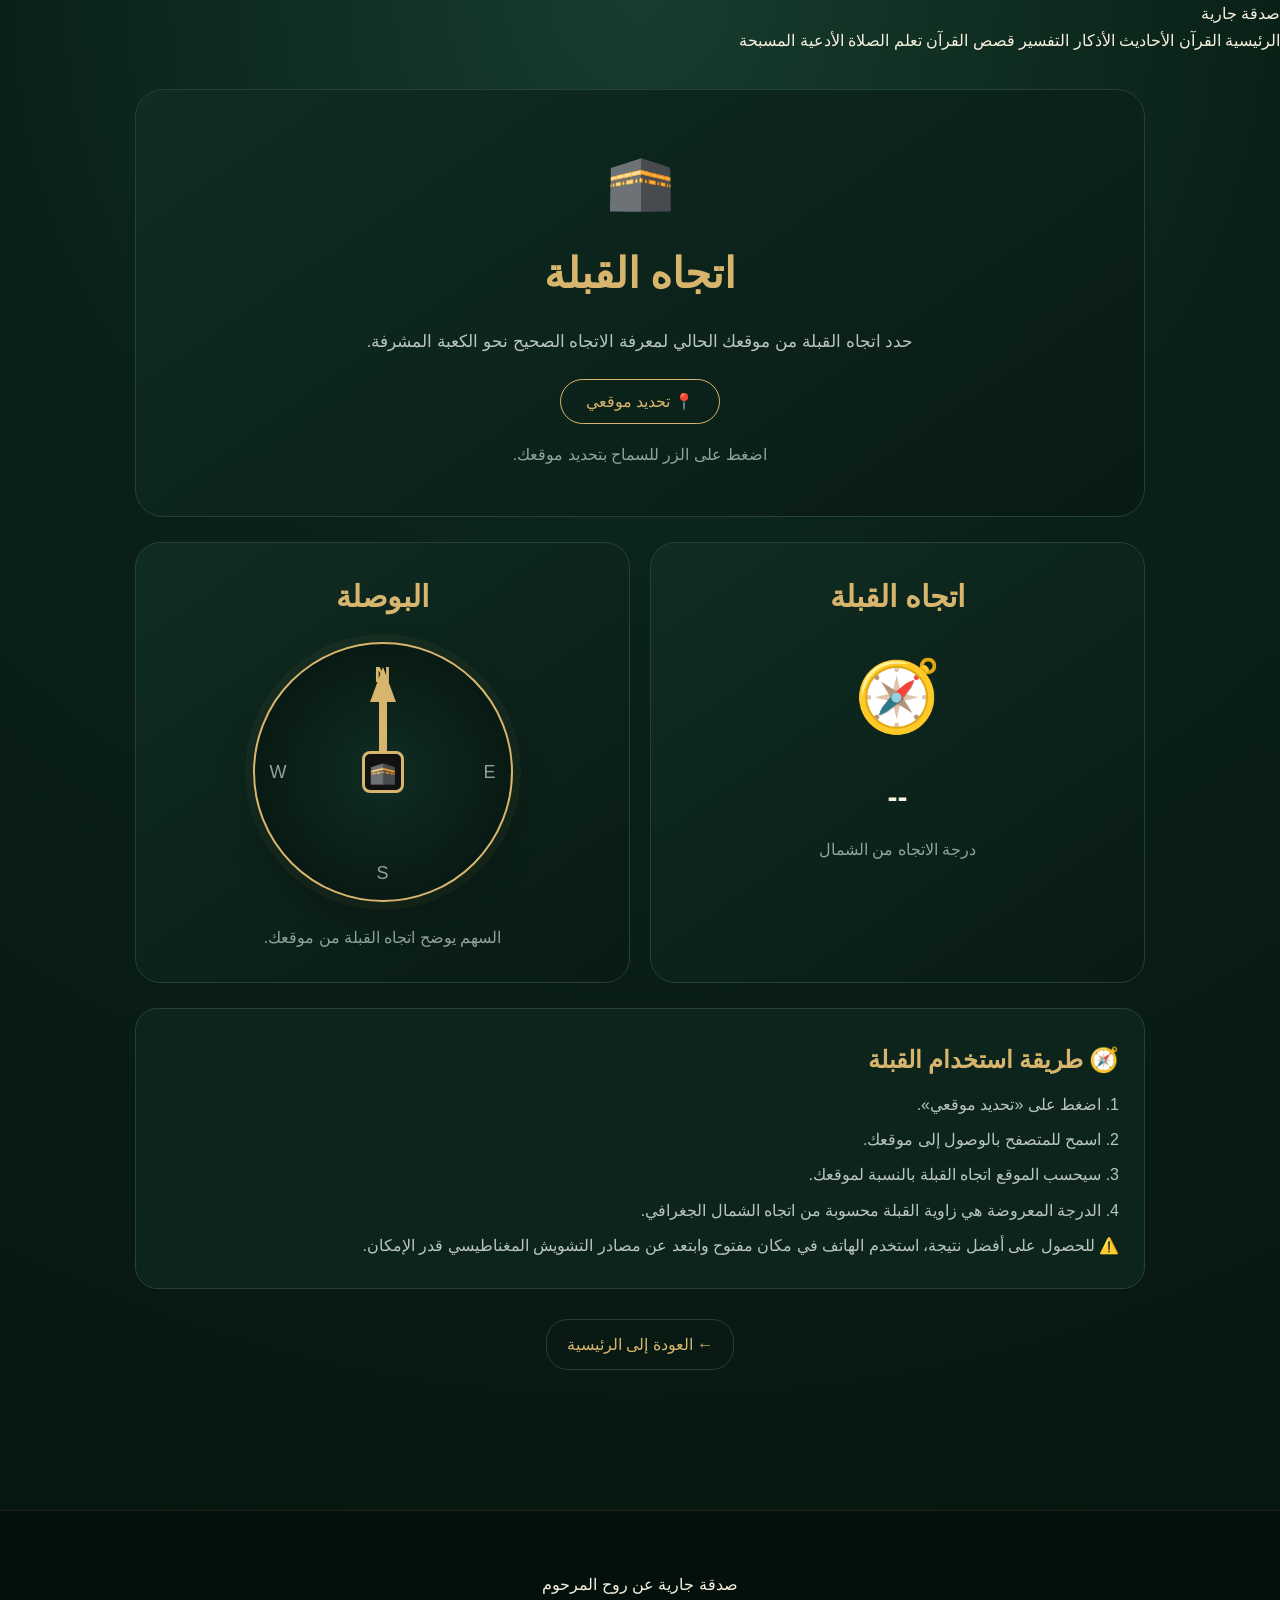
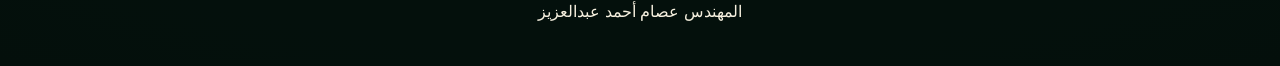
<file: qibla.html>
<!DOCTYPE html>
<html lang="ar" dir="rtl">

<head>
  <meta charset="UTF-8">
  <meta name="viewport" content="width=device-width, initial-scale=1.0">

  <title>القبلة | صدقة جارية</title>

  <link rel="stylesheet" href="style.css">

  <style>

    .qibla-page {
      max-width: 1050px;
      margin: auto;
      padding: 35px 20px 60px;
    }

    .qibla-hero {
      text-align: center;
      padding: 45px 25px;
      margin-bottom: 25px;

      background: linear-gradient(
        145deg,
        #102d23,
        #081a13
      );

      border: 1px solid #234235;
      border-radius: 28px;
    }

    .qibla-icon {
      font-size: 55px;
      margin-bottom: 10px;
    }

    .qibla-hero h1 {
      color: #d7b56d;
      font-family: "Traditional Arabic", serif;
      font-size: 42px;
      margin: 5px 0 15px;
    }

    .qibla-hero p {
      color: #b9c5bd;
      line-height: 2;
      font-size: 17px;
    }

    .location-button {
      margin-top: 20px;
      padding: 12px 25px;

      border: 1px solid #d7b56d;
      border-radius: 25px;

      background: transparent;
      color: #d7b56d;

      font-size: 16px;
      cursor: pointer;
    }

    .location-button:hover {
      background: #d7b56d;
      color: #081a13;
    }

    .status {
      margin-top: 15px;
      color: #8fa39a;
      line-height: 2;
    }

    .qibla-content {
      display: grid;
      grid-template-columns:
        repeat(auto-fit, minmax(280px, 1fr));

      gap: 20px;
      margin-top: 25px;
    }

    .qibla-card {
      background: linear-gradient(
        145deg,
        #102d23,
        #081a13
      );

      border: 1px solid #234235;
      border-radius: 25px;
      padding: 28px;

      text-align: center;
    }

    .qibla-card h2 {
      color: #d7b56d;
      font-family: "Traditional Arabic", serif;
      font-size: 30px;
      margin-bottom: 15px;
    }

    .direction {
      font-size: 70px;
      margin: 15px 0;
      transition: transform .5s ease;
    }

    .degree {
      color: #f6f0df;
      font-size: 30px;
      font-weight: bold;
      direction: ltr;
    }

    .small-info {
      color: #8fa39a;
      line-height: 2;
      margin-top: 12px;
    }

    .compass {
      width: 260px;
      height: 260px;

      border-radius: 50%;

      margin: 20px auto;

      position: relative;

      background:
        radial-gradient(
          circle,
          #102d23 0%,
          #081a13 70%,
          #071812 100%
        );

      border: 2px solid #d7b56d;

      box-shadow:
        0 0 0 8px rgba(215,181,109,.05),
        0 15px 35px rgba(0,0,0,.25);
    }

    .compass::before {
      content: "N";
      position: absolute;

      top: 12px;
      left: 50%;

      transform: translateX(-50%);

      color: #d7b56d;
      font-size: 22px;
      font-weight: bold;
    }

    .compass::after {
      content: "S";
      position: absolute;

      bottom: 12px;
      left: 50%;

      transform: translateX(-50%);

      color: #8fa39a;
      font-size: 18px;
    }

    .east {
      position: absolute;
      right: 15px;
      top: 50%;

      transform: translateY(-50%);

      color: #8fa39a;
      font-size: 18px;
    }

    .west {
      position: absolute;
      left: 15px;
      top: 50%;

      transform: translateY(-50%);

      color: #8fa39a;
      font-size: 18px;
    }

    .compass-arrow {
      position: absolute;

      width: 8px;
      height: 105px;

      left: 50%;
      top: 50%;

      transform-origin: bottom center;

      transform:
        translate(-50%, -100%)
        rotate(0deg);

      transition: transform .6s ease;
    }

    .compass-arrow::before {
      content: "";

      position: absolute;

      top: 0;
      left: 50%;

      transform:
        translateX(-50%);

      border-left:
        13px solid transparent;

      border-right:
        13px solid transparent;

      border-bottom:
        35px solid #d7b56d;
    }

    .compass-arrow::after {
      content: "";

      position: absolute;

      bottom: 0;
      left: 50%;

      transform:
        translateX(-50%);

      width: 8px;
      height: 75px;

      background: #d7b56d;

      border-radius: 10px;
    }

    .kaaba {
      position: absolute;

      left: 50%;
      top: 50%;

      transform:
        translate(-50%, -50%);

      width: 42px;
      height: 42px;

      background: #111;

      border: 3px solid #d7b56d;

      border-radius: 8px;

      display: flex;
      align-items: center;
      justify-content: center;

      font-size: 22px;

      z-index: 5;
    }

    .tips {
      margin-top: 25px;

      padding: 25px;

      background: #0d241c;

      border: 1px solid #234235;

      border-radius: 22px;

      color: #b9c5bd;

      line-height: 2.2;
    }

    .tips h2 {
      color: #d7b56d;
      font-family: "Traditional Arabic", serif;
      margin-top: 0;
    }

    .back-button {
      display: block;
      width: fit-content;

      margin: 30px auto 0;

      padding: 11px 20px;

      border: 1px solid #234235;
      border-radius: 22px;

      color: #d7b56d;
      text-decoration: none;
    }

    .back-button:hover {
      border-color: #d7b56d;
    }

  </style>

</head>


<body>


<header>

  <div class="logo">
    صدقة جارية
  </div>

  <nav>

    <a href="index.html">الرئيسية</a>
    <a href="quran.html">القرآن</a>
    <a href="hadith.html">الأحاديث</a>
    <a href="adhkar.html">الأذكار</a>
    <a href="quran-tafsir.html">التفسير</a>
    <a href="quran-stories.html">قصص القرآن</a>
    <a href="prayer.html">تعلم الصلاة</a>
    <a href="duas.html">الأدعية</a>
    <a href="tasbeeh.html">المسبحة</a>
  </nav>

</header>



<main class="qibla-page">


  <section class="qibla-hero">

    <div class="qibla-icon">
      🕋
    </div>

    <h1>
      اتجاه القبلة
    </h1>

    <p>
      حدد اتجاه القبلة من موقعك الحالي
      لمعرفة الاتجاه الصحيح نحو الكعبة المشرفة.
    </p>

    <button
      class="location-button"
      onclick="findQibla()">

      📍 تحديد موقعي

    </button>

    <div
      id="status"
      class="status">

      اضغط على الزر للسماح بتحديد موقعك.

    </div>

  </section>



  <section class="qibla-content">


    <!-- الاتجاه -->

    <article class="qibla-card">

      <h2>
        اتجاه القبلة
      </h2>

      <div
        id="direction"
        class="direction">

        🧭

      </div>

      <div
        id="degree"
        class="degree">

        --

      </div>

      <div class="small-info">
        درجة الاتجاه من الشمال
      </div>

    </article>



    <!-- البوصلة -->

    <article class="qibla-card">

      <h2>
        البوصلة
      </h2>

      <div class="compass">

        <div class="east">
          E
        </div>

        <div class="west">
          W
        </div>

        <div
          id="compassArrow"
          class="compass-arrow">
        </div>

        <div class="kaaba">
          🕋
        </div>

      </div>

      <div class="small-info">
        السهم يوضح اتجاه القبلة من موقعك.
      </div>

    </article>


  </section>



  <section class="tips">

    <h2>
      🧭 طريقة استخدام القبلة
    </h2>

    <p>
      1. اضغط على «تحديد موقعي».
    </p>

    <p>
      2. اسمح للمتصفح بالوصول إلى موقعك.
    </p>

    <p>
      3. سيحسب الموقع اتجاه القبلة بالنسبة لموقعك.
    </p>

    <p>
      4. الدرجة المعروضة هي زاوية القبلة
      محسوبة من اتجاه الشمال الجغرافي.
    </p>

    <p>
      ⚠️ للحصول على أفضل نتيجة، استخدم الهاتف
      في مكان مفتوح وابتعد عن مصادر التشويش
      المغناطيسي قدر الإمكان.
    </p>

  </section>



  <a
    href="index.html"
    class="back-button">

    ← العودة إلى الرئيسية

  </a>


</main>



<footer>

  صدقة جارية عن روح المرحوم

  <br>

  المهندس عصام أحمد عبدالعزيز

</footer>



<script>


/* =========================
   إحداثيات الكعبة
========================= */

const KAABA_LAT =
  21.422487;

const KAABA_LON =
  39.826206;



/* =========================
   حساب اتجاه القبلة
========================= */

function calculateQibla(
  latitude,
  longitude
) {


  const lat1 =
    latitude *
    Math.PI / 180;

  const lat2 =
    KAABA_LAT *
    Math.PI / 180;

  const deltaLon =
    (
      KAABA_LON -
      longitude
    ) *
    Math.PI / 180;


  const y =
    Math.sin(deltaLon);


  const x =
    Math.cos(lat1) *
    Math.tan(lat2)
    -
    Math.sin(lat1) *
    Math.cos(deltaLon);


  let bearing =
    Math.atan2(
      y,
      x
    )
    *
    180 /
    Math.PI;


  bearing =
    (
      bearing + 360
    ) % 360;


  return bearing;

}



/* =========================
   تحديد الموقع
========================= */

function findQibla() {


  const status =
    document.getElementById(
      "status"
    );


  if (!navigator.geolocation) {

    status.textContent =
      "❌ المتصفح لا يدعم تحديد الموقع.";

    return;

  }


  status.textContent =
    "⏳ جاري تحديد موقعك...";


  navigator.geolocation.getCurrentPosition(

    function(position) {


      const latitude =
        position.coords.latitude;


      const longitude =
        position.coords.longitude;


      const bearing =
        calculateQibla(
          latitude,
          longitude
        );


      showQibla(
        bearing
      );


      status.textContent =
        "✅ تم تحديد اتجاه القبلة بنجاح.";


    },


    function() {

      status.textContent =
        "❌ لم نتمكن من تحديد موقعك. اسمح باستخدام الموقع وحاول مرة أخرى.";

    },


    {

      enableHighAccuracy: true,

      timeout: 10000

    }

  );

}



/* =========================
   عرض الاتجاه
========================= */

function showQibla(
  bearing
) {


  document.getElementById(
    "degree"
  ).textContent =

    bearing.toFixed(1)
    + "°";


  const arrow =
    document.getElementById(
      "compassArrow"
    );


  arrow.style.transform =

    `translate(-50%, -100%) rotate(${bearing}deg)`;


  const direction =
    document.getElementById(
      "direction"
    );


  direction.textContent =
    getDirectionName(
      bearing
    );

}



/* =========================
   اسم الاتجاه
========================= */

function getDirectionName(
  degrees
) {


  const directions = [

    "شمال",

    "شمال شرقي",

    "شرق",

    "جنوب شرقي",

    "جنوب",

    "جنوب غربي",

    "غرب",

    "شمال غربي"

  ];


  const index =
    Math.round(
      degrees / 45
    ) % 8;


  return directions[index];

}


</script>


</body>

</html>
</file>
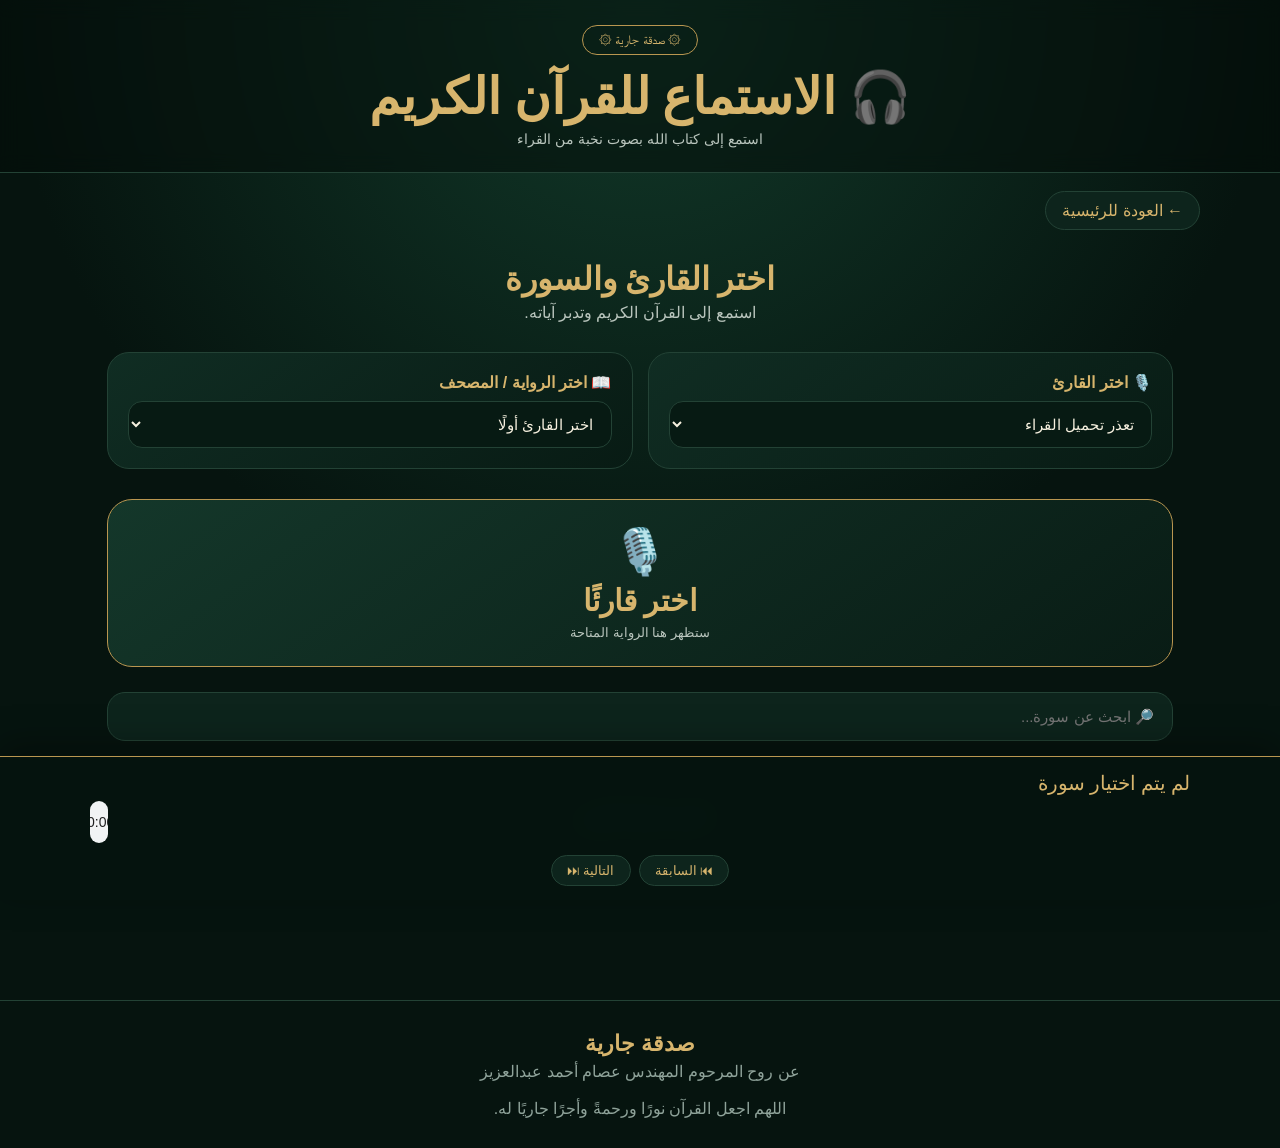
<file: quran-audio.html>
<!DOCTYPE html>
<html lang="ar" dir="rtl">

<head>
  <meta charset="UTF-8">
  <meta name="viewport" content="width=device-width, initial-scale=1.0">

  <title>استماع للقرآن | صدقة جارية</title>

  <style>

    :root {
      --bg: #06140f;
      --bg2: #0a1f17;
      --card: #102d23;
      --card2: #0d241c;
      --gold: #d7b56d;
      --gold2: #b99650;
      --text: #f6f0df;
      --muted: #b9c5bd;
      --line: #234235;
    }

    * {
      box-sizing: border-box;
    }

    body {
      margin: 0;
      min-height: 100vh;
      background:
        radial-gradient(circle at top, #123a2a 0%, var(--bg) 48%);
      color: var(--text);
      font-family: Tahoma, Arial, sans-serif;
    }

    a {
      text-decoration: none;
      color: inherit;
    }

    /* HEADER */

    header {
      padding: 25px 18px;
      text-align: center;
      border-bottom: 1px solid var(--line);
      background: rgba(4,14,10,.55);
      backdrop-filter: blur(10px);
    }

    .top-badge {
      display: inline-block;
      padding: 6px 16px;
      border: 1px solid var(--gold2);
      border-radius: 30px;
      color: var(--gold);
      font-size: 13px;
      margin-bottom: 8px;
    }

    header h1 {
      margin: 5px 0;
      color: var(--gold);
      font-family: "Traditional Arabic", serif;
      font-size: clamp(32px, 7vw, 50px);
    }

    header p {
      margin: 5px auto 0;
      max-width: 650px;
      color: var(--muted);
      font-size: 14px;
    }

    /* NAV */

    .nav-wrap {
      max-width: 1150px;
      margin: 18px auto 0;
      padding: 0 15px;
    }

    .back {
      display: inline-block;
      padding: 9px 16px;
      border: 1px solid var(--line);
      border-radius: 20px;
      color: var(--gold);
      background: var(--card2);
    }

    /* MAIN */

    main {
      max-width: 1100px;
      margin: auto;
      padding: 30px 17px 130px;
    }

    .intro {
      text-align: center;
      margin-bottom: 30px;
    }

    .intro h2 {
      color: var(--gold);
      font-family: "Traditional Arabic", serif;
      font-size: 32px;
      margin: 0 0 5px;
    }

    .intro p {
      color: var(--muted);
      margin: 0;
    }

    /* SELECT */

    .controls {
      display: grid;
      grid-template-columns: 1fr 1fr;
      gap: 15px;
      margin-bottom: 30px;
    }

    .control-box {
      padding: 20px;
      background: linear-gradient(145deg, var(--card), #081b14);
      border: 1px solid var(--line);
      border-radius: 22px;
    }

    .control-box label {
      display: block;
      color: var(--gold);
      margin-bottom: 9px;
      font-weight: bold;
    }

    select {
      width: 100%;
      padding: 13px;
      border-radius: 14px;
      border: 1px solid var(--line);
      background: #071a13;
      color: var(--text);
      font-size: 15px;
      outline: none;
    }

    select:focus {
      border-color: var(--gold);
    }

    /* RECITER */

    .reciter-info {
      text-align: center;
      padding: 25px;
      margin-bottom: 25px;
      border-radius: 25px;
      border: 1px solid var(--gold2);
      background: linear-gradient(145deg, #14372a, #091c15);
    }

    .reciter-icon {
      font-size: 45px;
    }

    .reciter-info h3 {
      margin: 5px 0;
      color: var(--gold);
      font-family: "Traditional Arabic", serif;
      font-size: 30px;
    }

    .reciter-info span {
      color: var(--muted);
      font-size: 13px;
    }

    /* SEARCH */

    .search {
      margin-bottom: 20px;
    }

    .search input {
      width: 100%;
      padding: 15px 18px;
      border-radius: 18px;
      border: 1px solid var(--line);
      background: var(--card2);
      color: var(--text);
      font-size: 15px;
      outline: none;
    }

    .search input:focus {
      border-color: var(--gold);
    }

    /* SURA GRID */

    .surah-grid {
      display: grid;
      grid-template-columns: repeat(auto-fit, minmax(220px, 1fr));
      gap: 14px;
    }

    .surah-card {
      position: relative;
      padding: 20px;
      border-radius: 20px;
      border: 1px solid var(--line);
      background: linear-gradient(145deg, var(--card), #081b14);
      cursor: pointer;
      transition: .25s;
    }

    .surah-card:hover {
      transform: translateY(-4px);
      border-color: var(--gold);
    }

    .surah-number {
      display: inline-flex;
      width: 36px;
      height: 36px;
      border: 1px solid var(--gold2);
      border-radius: 50%;
      align-items: center;
      justify-content: center;
      color: var(--gold);
      font-size: 13px;
      margin-bottom: 10px;
    }

    .surah-name {
      display: block;
      color: var(--text);
      font-family: "Traditional Arabic", serif;
      font-size: 25px;
    }

    .surah-type {
      color: var(--muted);
      font-size: 12px;
    }

    .play-icon {
      position: absolute;
      left: 18px;
      top: 25px;
      color: var(--gold);
      font-size: 25px;
    }

    /* PLAYER */

    .player {
      position: fixed;
      right: 0;
      bottom: 0;
      left: 0;
      z-index: 1000;
      padding: 14px 18px;
      border-top: 1px solid var(--gold2);
      background: rgba(6,20,15,.96);
      backdrop-filter: blur(12px);
      box-shadow: 0 -10px 35px rgba(0,0,0,.35);
    }

    .player-inner {
      max-width: 1100px;
      margin: auto;
    }

    .now-playing {
      color: var(--gold);
      font-family: "Traditional Arabic", serif;
      font-size: 20px;
      margin-bottom: 6px;
    }

    audio {
      width: 100%;
      height: 42px;
    }

    .player-buttons {
      display: flex;
      justify-content: center;
      gap: 8px;
      margin-top: 8px;
    }

    .player-btn {
      padding: 7px 15px;
      border: 1px solid var(--line);
      border-radius: 18px;
      background: var(--card2);
      color: var(--gold);
      cursor: pointer;
    }

    /* LOADING */

    .loading,
    .error,
    .empty {
      text-align: center;
      padding: 45px 20px;
      color: var(--muted);
    }

    .error {
      color: #d9a5a5;
    }

    /* FOOTER */

    footer {
      padding: 30px 15px;
      text-align: center;
      color: #8fa39a;
      border-top: 1px solid var(--line);
    }

    footer strong {
      display: block;
      color: var(--gold);
      font-family: "Traditional Arabic", serif;
      font-size: 22px;
      margin-bottom: 5px;
    }

    /* MOBILE */

    @media (max-width: 650px) {

      .controls {
        grid-template-columns: 1fr;
      }

      .surah-grid {
        grid-template-columns: 1fr 1fr;
      }

      .surah-card {
        padding: 16px;
      }

      .surah-name {
        font-size: 22px;
      }

    }

    @media (max-width: 400px) {

      .surah-grid {
        grid-template-columns: 1fr;
      }

    }

  </style>

</head>


<body>


<header>

  <div class="top-badge">
    ۞ صدقة جارية ۞
  </div>

  <h1>
    🎧 الاستماع للقرآن الكريم
  </h1>

  <p>
    استمع إلى كتاب الله بصوت نخبة من القراء
  </p>

</header>


<div class="nav-wrap">

  <a class="back" href="index.html">
    ← العودة للرئيسية
  </a>

</div>


<main>


  <section class="intro">

    <h2>
      اختر القارئ والسورة
    </h2>

    <p>
      استمع إلى القرآن الكريم وتدبر آياته.
    </p>

  </section>


  <section class="controls">


    <div class="control-box">

      <label for="reciterSelect">
        🎙️ اختر القارئ
      </label>

      <select id="reciterSelect">

        <option value="">
          جاري تحميل القراء...
        </option>

      </select>

    </div>


    <div class="control-box">

      <label for="mushafSelect">
        📖 اختر الرواية / المصحف
      </label>

      <select id="mushafSelect">

        <option value="">
          اختر القارئ أولًا
        </option>

      </select>

    </div>


  </section>


  <section class="reciter-info">

    <div class="reciter-icon">
      🎙️
    </div>

    <h3 id="reciterName">
      اختر قارئًا
    </h3>

    <span id="mushafName">
      ستظهر هنا الرواية المتاحة
    </span>

  </section>


  <div class="search">

    <input
      type="search"
      id="searchInput"
      placeholder="🔎 ابحث عن سورة..."
    >

  </div>


  <div
    id="surahGrid"
    class="surah-grid"
  >

    <div class="loading">
      جاري تحميل السور...
    </div>

  </div>


</main>


<footer>

  <strong>
    صدقة جارية
  </strong>

  عن روح المرحوم
  المهندس عصام أحمد عبدالعزيز

  <br><br>

  اللهم اجعل القرآن نورًا ورحمةً وأجرًا جاريًا له.

</footer>


<!-- PLAYER -->

<div class="player">

  <div class="player-inner">

    <div
      class="now-playing"
      id="nowPlaying"
    >
      لم يتم اختيار سورة
    </div>

    <audio
      id="audioPlayer"
      controls
      preload="none"
    ></audio>

    <div class="player-buttons">

      <button
        class="player-btn"
        onclick="previousSurah()"
      >
        ⏮ السابقة
      </button>

      <button
        class="player-btn"
        onclick="nextSurah()"
      >
        التالية ⏭
      </button>

    </div>

  </div>

</div>


<script>


/* =========================
   API
========================= */

const API =
  "https://www.mp3quran.net/api/v3";


const reciterSelect =
  document.getElementById("reciterSelect");

const mushafSelect =
  document.getElementById("mushafSelect");

const surahGrid =
  document.getElementById("surahGrid");

const searchInput =
  document.getElementById("searchInput");

const audioPlayer =
  document.getElementById("audioPlayer");

const nowPlaying =
  document.getElementById("nowPlaying");

const reciterName =
  document.getElementById("reciterName");

const mushafName =
  document.getElementById("mushafName");


let reciters = [];
let surahs = [];
let currentMushaf = null;
let currentSurahIndex = -1;


/* =========================
   LOAD RECITERS
========================= */

async function loadReciters() {

  try {

    const response =
      await fetch(
        `${API}/reciters?language=ar`
      );

    if (!response.ok) {
      throw new Error();
    }

    const data =
      await response.json();

    reciters =
      data.reciters || [];

    reciterSelect.innerHTML =
      `<option value="">
        اختر القارئ
      </option>`;

    reciters.forEach(reciter => {

      const option =
        document.createElement("option");

      option.value =
        reciter.id;

      option.textContent =
        reciter.name;

      reciterSelect.appendChild(option);

    });

  } catch (error) {

    reciterSelect.innerHTML =
      `<option>
        تعذر تحميل القراء
      </option>`;

    console.error(error);

  }

}


/* =========================
   LOAD MUSHAFS
========================= */

reciterSelect.addEventListener(
  "change",
  function () {

    const id =
      Number(this.value);

    const reciter =
      reciters.find(
        r => r.id === id
      );

    mushafSelect.innerHTML = "";

    surahGrid.innerHTML =
      `<div class="empty">
        اختر الرواية للاستماع
      </div>`;

    currentMushaf = null;

    if (!reciter) {

      reciterName.textContent =
        "اختر قارئًا";

      mushafName.textContent =
        "ستظهر هنا الرواية المتاحة";

      return;

    }


    reciterName.textContent =
      reciter.name;


    const mushafs =
      reciter.moshaf || [];


    if (mushafs.length === 0) {

      mushafSelect.innerHTML =
        `<option>
          لا توجد رواية متاحة
        </option>`;

      return;

    }


    mushafs.forEach(
      (mushaf, index) => {

        const option =
          document.createElement("option");

        option.value =
          index;

        option.textContent =
          mushaf.name;

        mushafSelect.appendChild(
          option
        );

      }
    );


    currentMushaf =
      mushafs[0];

    updateMushaf();

  }
);


/* =========================
   CHANGE MUSHAF
========================= */

mushafSelect.addEventListener(
  "change",
  function () {

    const reciter =
      reciters.find(
        r => r.id === Number(
          reciterSelect.value
        )
      );

    if (!reciter) return;

    currentMushaf =
      reciter.moshaf[
        Number(this.value)
      ];

    updateMushaf();

  }
);


/* =========================
   UPDATE MUSHAF
========================= */

function updateMushaf() {

  if (!currentMushaf) return;

  mushafName.textContent =
    currentMushaf.name;

  const list =
    currentMushaf.surah_list
      .split(",")
      .map(Number);

  loadSurahs(list);

}


/* =========================
   LOAD SURAHS
========================= */

async function loadSurahs(
  availableSurahs
) {

  try {

    const response =
      await fetch(
        `${API}/suwar?language=ar`
      );

    if (!response.ok) {
      throw new Error();
    }

    const data =
      await response.json();

    surahs =
      (data.suwar || [])
      .filter(
        surah =>
          availableSurahs.includes(
            surah.id
          )
      );

    renderSurahs();

  } catch (error) {

    surahGrid.innerHTML =
      `<div class="error">
        تعذر تحميل السور حاليًا.
        حاول تحديث الصفحة.
      </div>`;

    console.error(error);

  }

}


/* =========================
   RENDER SURAHS
========================= */

function renderSurahs() {

  const search =
    searchInput.value
      .trim()
      .toLowerCase();


  const filtered =
    surahs.filter(
      surah =>
        surah.name
          .toLowerCase()
          .includes(search)
    );


  if (!filtered.length) {

    surahGrid.innerHTML =
      `<div class="empty">
        لا توجد سورة بهذا الاسم.
      </div>`;

    return;

  }


  surahGrid.innerHTML = "";


  filtered.forEach(
    (surah, index) => {

      const card =
        document.createElement("article");

      card.className =
        "surah-card";


      const originalIndex =
        surahs.findIndex(
          s => s.id === surah.id
        );


      card.onclick =
        () => playSurah(
          originalIndex
        );


      const type =
        Number(surah.makkia) === 1
          ? "مكية"
          : "مدنية";


      card.innerHTML = `

        <span class="surah-number">
          ${surah.id}
        </span>

        <span class="surah-name">
          ${surah.name}
        </span>

        <span class="surah-type">
          ${type}
        </span>

        <span class="play-icon">
          ▶
        </span>

      `;


      surahGrid.appendChild(card);

    }
  );

}


/* =========================
   PLAY SURAH
========================= */

function playSurah(index) {

  if (!currentMushaf) return;

  const surah =
    surahs[index];

  if (!surah) return;

  currentSurahIndex =
    index;


  /*
    MP3Quran uses three-digit
    zero-padded surah numbers.
    Example:
    1  -> 001.mp3
    2  -> 002.mp3
    114 -> 114.mp3
  */

  const number =
    String(surah.id)
      .padStart(3, "0");


  const url =
    currentMushaf.server +
    number +
    ".mp3";


  audioPlayer.src =
    url;

  audioPlayer.play()
    .catch(() => {});


  nowPlaying.textContent =
    `🎧 ${surah.name} — ${reciterName.textContent}`;

}


/* =========================
   NEXT
========================= */

function nextSurah() {

  if (!surahs.length) return;

  let next =
    currentSurahIndex + 1;

  if (next >= surahs.length) {
    next = 0;
  }

  playSurah(next);

}


/* =========================
   PREVIOUS
========================= */

function previousSurah() {

  if (!surahs.length) return;

  let previous =
    currentSurahIndex - 1;

  if (previous < 0) {
    previous = surahs.length - 1;
  }

  playSurah(previous);

}


/* =========================
   AUTO NEXT
========================= */

audioPlayer.addEventListener(
  "ended",
  function () {

    if (currentSurahIndex >= 0) {
      nextSurah();
    }

  }
);


/* =========================
   SEARCH
========================= */

searchInput.addEventListener(
  "input",
  renderSurahs
);


/* =========================
   START
========================= */

loadReciters();


</script>


</body>
</html>
</file>
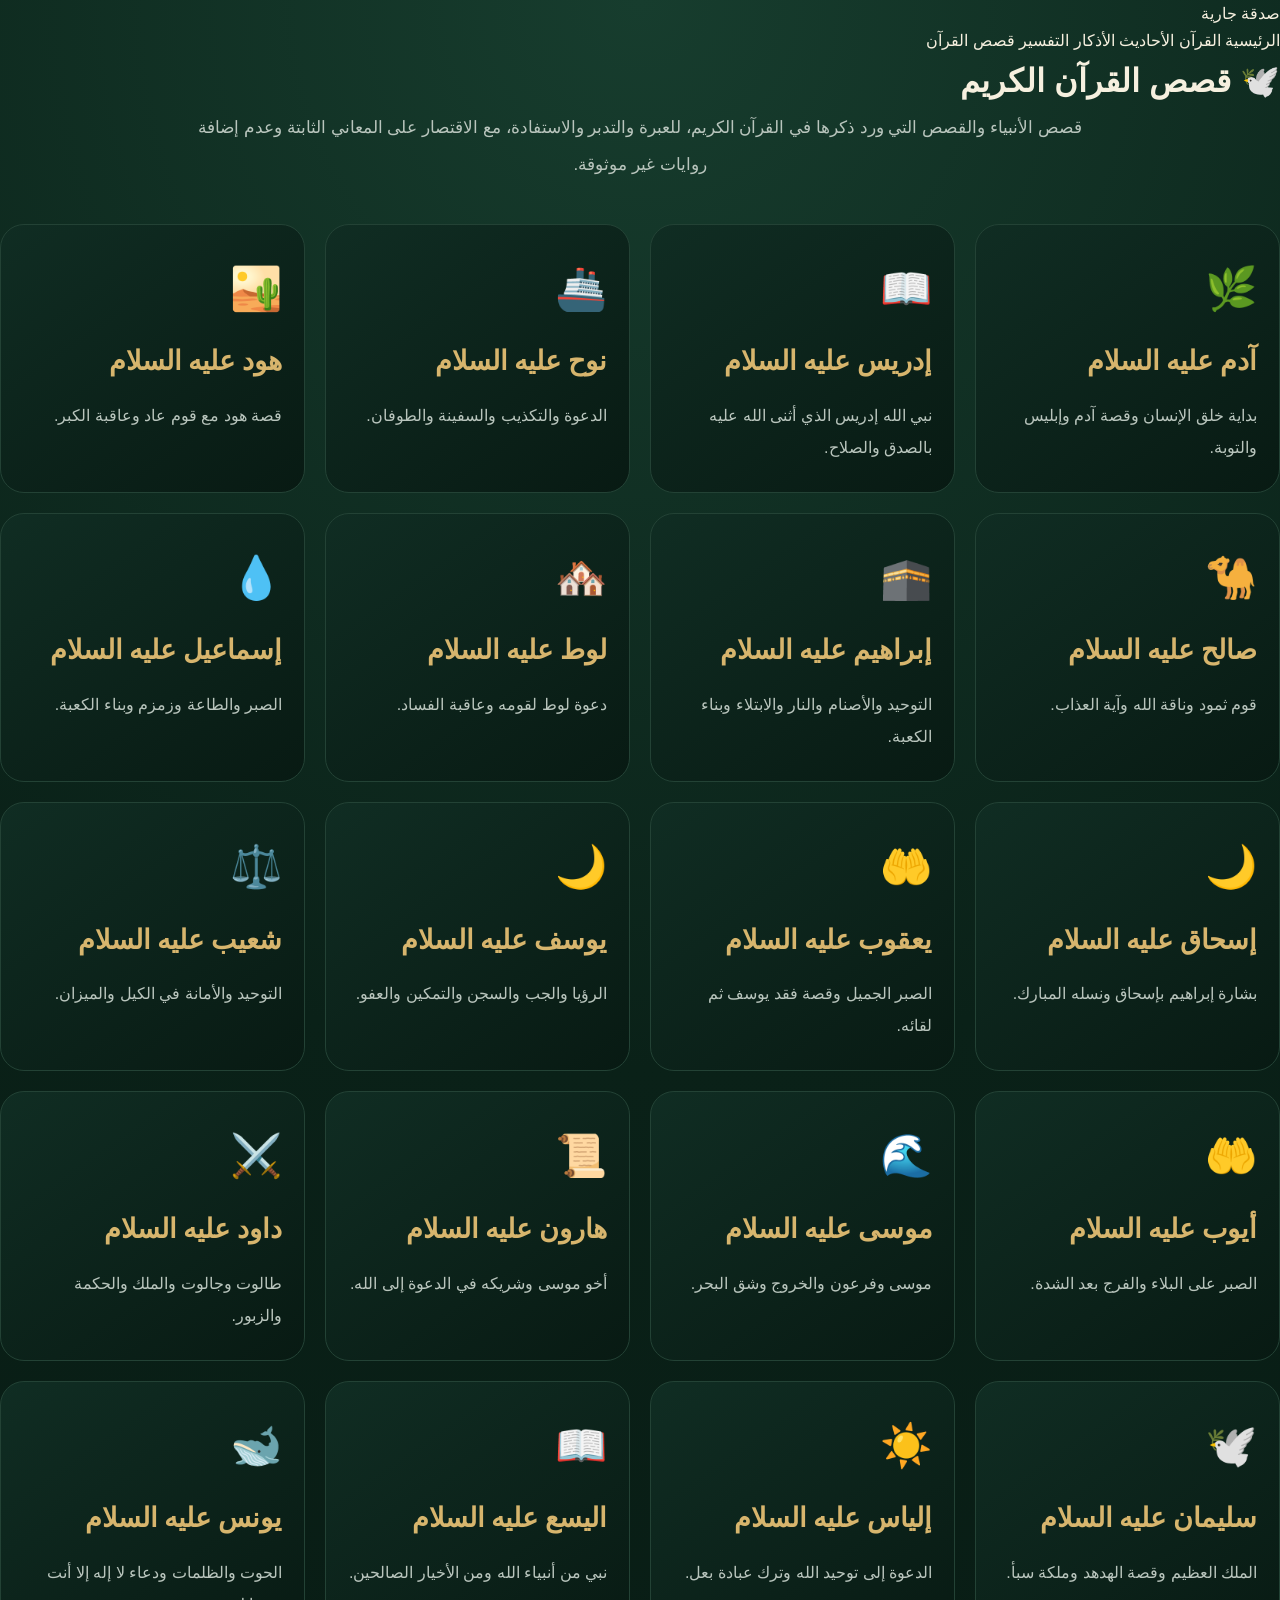
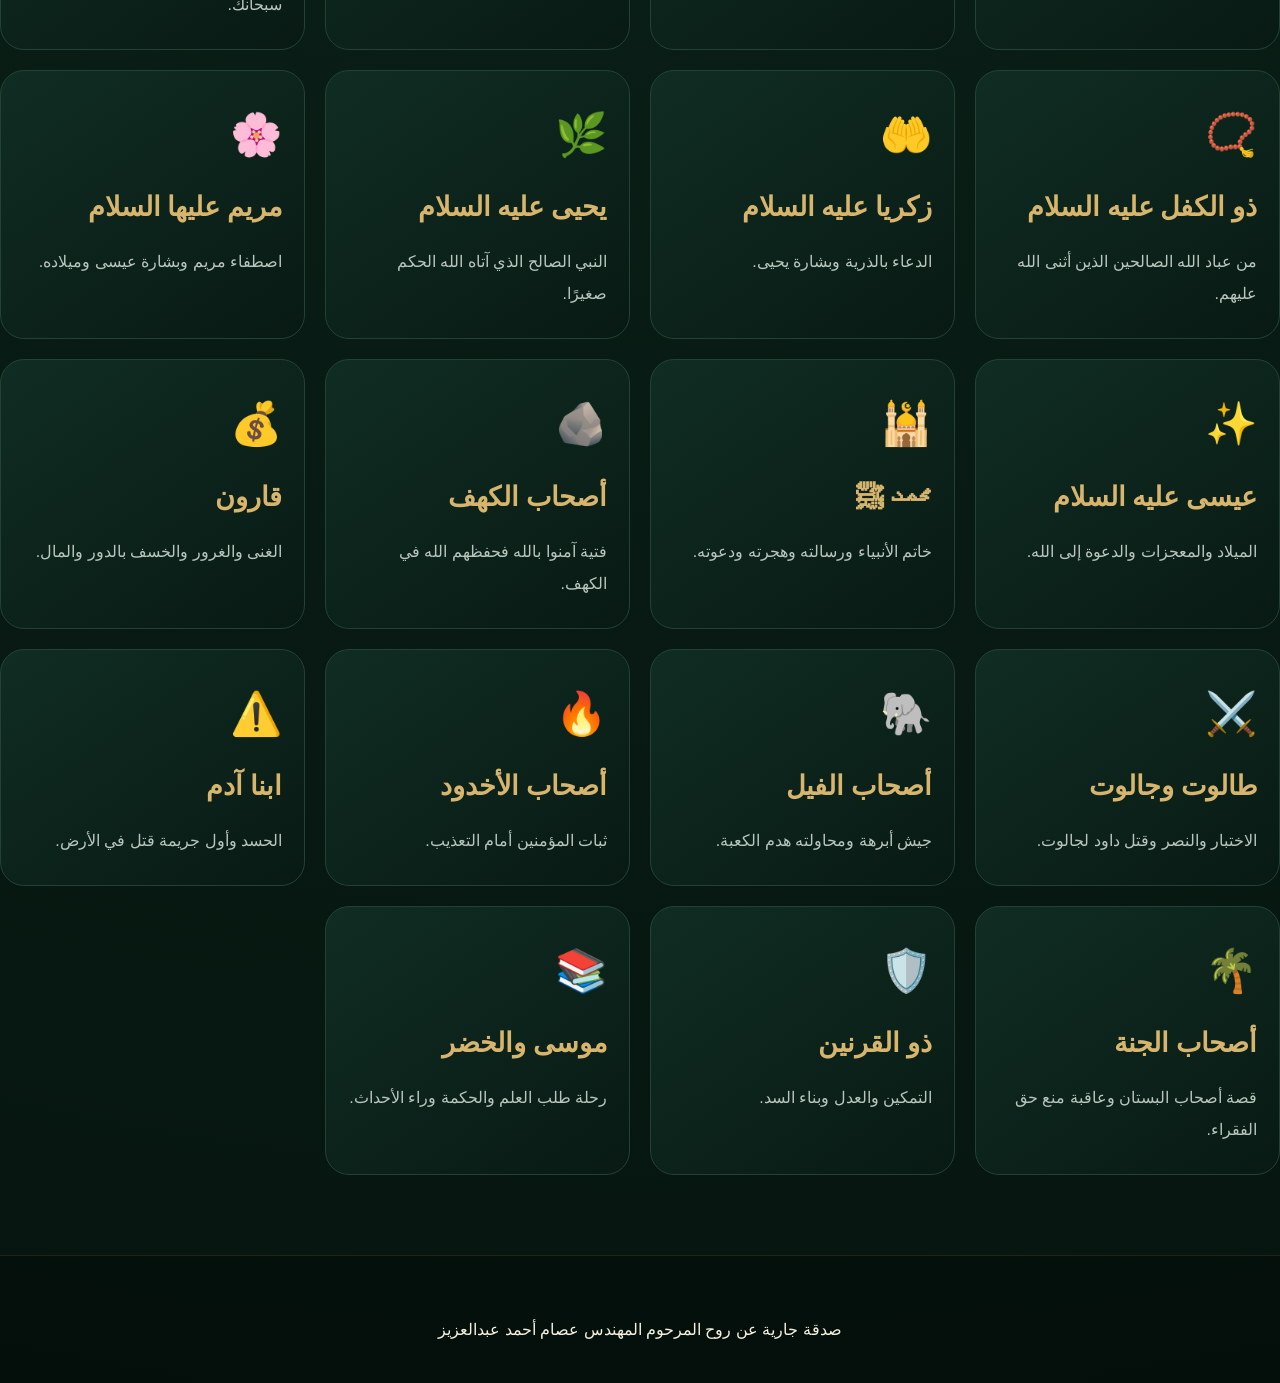
<file: quran-stories.html>
<!DOCTYPE html><html lang="ar" dir="rtl"><head>
  <meta charset="UTF-8">
  <meta name="viewport" content="width=device-width, initial-scale=1.0">  <title>قصص القرآن | صدقة جارية</title>  <link rel="stylesheet" href="style.css">  <style>
    .stories-intro {
      text-align: center;
      max-width: 900px;
      margin: 0 auto 40px;
      color: #b9c5bd;
      line-height: 2.2;
      font-size: 17px;
    }

    .stories-grid {
      display: grid;
      grid-template-columns: repeat(auto-fit, minmax(250px, 1fr));
      gap: 20px;
    }

    .story-card {
      background: linear-gradient(145deg, #102d23, #081a13);
      border: 1px solid #234235;
      border-radius: 24px;
      padding: 28px 22px;
      transition: .25s;
      cursor: pointer;
    }

    .story-card:hover {
      transform: translateY(-6px);
      border-color: #d7b56d;
    }

    .story-icon {
      font-size: 42px;
      margin-bottom: 15px;
    }

    .story-card h2 {
      color: #d7b56d;
      font-family: "Traditional Arabic", serif;
      font-size: 27px;
      margin: 8px 0 15px;
    }

    .story-card p {
      color: #b9c5bd;
      line-height: 2;
    }

    .story-box {
      display: none;
      background: #0d241c;
      border: 1px solid #d7b56d;
      border-radius: 25px;
      padding: 30px;
      margin-top: 35px;
      line-height: 2.4;
      animation: fadeIn .3s ease;
    }

    .story-box.active {
      display: block;
    }

    .story-box h2 {
      color: #d7b56d;
      font-family: "Traditional Arabic", serif;
      font-size: 36px;
      margin-top: 0;
    }

    .story-box h3 {
      color: #d7b56d;
      margin-top: 28px;
    }

    .story-box p {
      color: #d8dfdb;
      font-size: 18px;
      line-height: 2.4;
    }

    .quran-reference {
      margin-top: 25px;
      padding: 18px;
      border-right: 3px solid #d7b56d;
      color: #b9c5bd;
      background: rgba(255,255,255,.02);
      border-radius: 10px;
    }

    .close-story {
      display: inline-block;
      margin-top: 25px;
      padding: 10px 22px;
      border: 1px solid #d7b56d;
      border-radius: 12px;
      color: #d7b56d;
      cursor: pointer;
      background: transparent;
      font-family: inherit;
    }

    .close-story:hover {
      background: #d7b56d;
      color: #081a13;
    }

    @keyframes fadeIn {
      from {
        opacity: 0;
        transform: translateY(10px);
      }

      to {
        opacity: 1;
        transform: translateY(0);
      }
    }
  </style></head><body><header>  <div class="logo">
    صدقة جارية
  </div>  <nav>
    <a href="index.html">الرئيسية</a>
    <a href="quran.html">القرآن</a>
    <a href="hadith.html">الأحاديث</a>
    <a href="adhkar.html">الأذكار</a>
    <a href="quran-tafsir.html">التفسير</a>
    <a href="quran-stories.html">قصص القرآن</a>
  </nav></header><main class="container">  <h1 class="page-title">
    🕊️ قصص القرآن الكريم
  </h1>  <p class="stories-intro">
    قصص الأنبياء والقصص التي ورد ذكرها في القرآن الكريم،
    للعبرة والتدبر والاستفادة، مع الاقتصار على المعاني
    الثابتة وعدم إضافة روايات غير موثوقة.
  </p>  <div class="stories-grid"><div class="story-card" onclick="showStory('adam')">
  <div class="story-icon">🌿</div>
  <h2>آدم عليه السلام</h2>
  <p>بداية خلق الإنسان وقصة آدم وإبليس والتوبة.</p>
</div>

<div class="story-card" onclick="showStory('idris')">
  <div class="story-icon">📖</div>
  <h2>إدريس عليه السلام</h2>
  <p>نبي الله إدريس الذي أثنى الله عليه بالصدق والصلاح.</p>
</div>

<div class="story-card" onclick="showStory('noah')">
  <div class="story-icon">🚢</div>
  <h2>نوح عليه السلام</h2>
  <p>الدعوة والتكذيب والسفينة والطوفان.</p>
</div>

<div class="story-card" onclick="showStory('hud')">
  <div class="story-icon">🏜️</div>
  <h2>هود عليه السلام</h2>
  <p>قصة هود مع قوم عاد وعاقبة الكبر.</p>
</div>

<div class="story-card" onclick="showStory('saleh')">
  <div class="story-icon">🐪</div>
  <h2>صالح عليه السلام</h2>
  <p>قوم ثمود وناقة الله وآية العذاب.</p>
</div>

<div class="story-card" onclick="showStory('ibrahim')">
  <div class="story-icon">🕋</div>
  <h2>إبراهيم عليه السلام</h2>
  <p>التوحيد والأصنام والنار والابتلاء وبناء الكعبة.</p>
</div>

<div class="story-card" onclick="showStory('lut')">
  <div class="story-icon">🏘️</div>
  <h2>لوط عليه السلام</h2>
  <p>دعوة لوط لقومه وعاقبة الفساد.</p>
</div>

<div class="story-card" onclick="showStory('ismail')">
  <div class="story-icon">💧</div>
  <h2>إسماعيل عليه السلام</h2>
  <p>الصبر والطاعة وزمزم وبناء الكعبة.</p>
</div>

<div class="story-card" onclick="showStory('ishaq')">
  <div class="story-icon">🌙</div>
  <h2>إسحاق عليه السلام</h2>
  <p>بشارة إبراهيم بإسحاق ونسله المبارك.</p>
</div>

<div class="story-card" onclick="showStory('yaqub')">
  <div class="story-icon">🤲</div>
  <h2>يعقوب عليه السلام</h2>
  <p>الصبر الجميل وقصة فقد يوسف ثم لقائه.</p>
</div>

<div class="story-card" onclick="showStory('yusuf')">
  <div class="story-icon">🌙</div>
  <h2>يوسف عليه السلام</h2>
  <p>الرؤيا والجب والسجن والتمكين والعفو.</p>
</div>

<div class="story-card" onclick="showStory('shuaib')">
  <div class="story-icon">⚖️</div>
  <h2>شعيب عليه السلام</h2>
  <p>التوحيد والأمانة في الكيل والميزان.</p>
</div>

<div class="story-card" onclick="showStory('ayyub')">
  <div class="story-icon">🤲</div>
  <h2>أيوب عليه السلام</h2>
  <p>الصبر على البلاء والفرج بعد الشدة.</p>
</div>

<div class="story-card" onclick="showStory('musa')">
  <div class="story-icon">🌊</div>
  <h2>موسى عليه السلام</h2>
  <p>موسى وفرعون والخروج وشق البحر.</p>
</div>

<div class="story-card" onclick="showStory('harun')">
  <div class="story-icon">📜</div>
  <h2>هارون عليه السلام</h2>
  <p>أخو موسى وشريكه في الدعوة إلى الله.</p>
</div>

<div class="story-card" onclick="showStory('dawud')">
  <div class="story-icon">⚔️</div>
  <h2>داود عليه السلام</h2>
  <p>طالوت وجالوت والملك والحكمة والزبور.</p>
</div>

<div class="story-card" onclick="showStory('sulaiman')">
  <div class="story-icon">🕊️</div>
  <h2>سليمان عليه السلام</h2>
  <p>الملك العظيم وقصة الهدهد وملكة سبأ.</p>
</div>

<div class="story-card" onclick="showStory('ilyas')">
  <div class="story-icon">☀️</div>
  <h2>إلياس عليه السلام</h2>
  <p>الدعوة إلى توحيد الله وترك عبادة بعل.</p>
</div>

<div class="story-card" onclick="showStory('alyasa')">
  <div class="story-icon">📖</div>
  <h2>اليسع عليه السلام</h2>
  <p>نبي من أنبياء الله ومن الأخيار الصالحين.</p>
</div>

<div class="story-card" onclick="showStory('yunus')">
  <div class="story-icon">🐋</div>
  <h2>يونس عليه السلام</h2>
  <p>الحوت والظلمات ودعاء لا إله إلا أنت سبحانك.</p>
</div>

<div class="story-card" onclick="showStory('dhulkifl')">
  <div class="story-icon">📿</div>
  <h2>ذو الكفل عليه السلام</h2>
  <p>من عباد الله الصالحين الذين أثنى الله عليهم.</p>
</div>

<div class="story-card" onclick="showStory('zakariya')">
  <div class="story-icon">🤲</div>
  <h2>زكريا عليه السلام</h2>
  <p>الدعاء بالذرية وبشارة يحيى.</p>
</div>

<div class="story-card" onclick="showStory('yahya')">
  <div class="story-icon">🌿</div>
  <h2>يحيى عليه السلام</h2>
  <p>النبي الصالح الذي آتاه الله الحكم صغيرًا.</p>
</div>

<div class="story-card" onclick="showStory('mariam')">
  <div class="story-icon">🌸</div>
  <h2>مريم عليها السلام</h2>
  <p>اصطفاء مريم وبشارة عيسى وميلاده.</p>
</div>

<div class="story-card" onclick="showStory('isa')">
  <div class="story-icon">✨</div>
  <h2>عيسى عليه السلام</h2>
  <p>الميلاد والمعجزات والدعوة إلى الله.</p>
</div>

<div class="story-card" onclick="showStory('muhammad')">
  <div class="story-icon">🕌</div>
  <h2>محمد ﷺ</h2>
  <p>خاتم الأنبياء ورسالته وهجرته ودعوته.</p>
</div>

<div class="story-card" onclick="showStory('cave')">
  <div class="story-icon">🪨</div>
  <h2>أصحاب الكهف</h2>
  <p>فتية آمنوا بالله فحفظهم الله في الكهف.</p>
</div>

<div class="story-card" onclick="showStory('qarun')">
  <div class="story-icon">💰</div>
  <h2>قارون</h2>
  <p>الغنى والغرور والخسف بالدور والمال.</p>
</div>

<div class="story-card" onclick="showStory('talut')">
  <div class="story-icon">⚔️</div>
  <h2>طالوت وجالوت</h2>
  <p>الاختبار والنصر وقتل داود لجالوت.</p>
</div>

<div class="story-card" onclick="showStory('elephant')">
  <div class="story-icon">🐘</div>
  <h2>أصحاب الفيل</h2>
  <p>جيش أبرهة ومحاولته هدم الكعبة.</p>
</div>

<div class="story-card" onclick="showStory('ukhdud')">
  <div class="story-icon">🔥</div>
  <h2>أصحاب الأخدود</h2>
  <p>ثبات المؤمنين أمام التعذيب.</p>
</div>

<div class="story-card" onclick="showStory('two_sons')">
  <div class="story-icon">⚠️</div>
  <h2>ابنا آدم</h2>
  <p>الحسد وأول جريمة قتل في الأرض.</p>
</div>

<div class="story-card" onclick="showStory('garden')">
  <div class="story-icon">🌴</div>
  <h2>أصحاب الجنة</h2>
  <p>قصة أصحاب البستان وعاقبة منع حق الفقراء.</p>
</div>

<div class="story-card" onclick="showStory('dhu_al_qarnayn')">
  <div class="story-icon">🛡️</div>
  <h2>ذو القرنين</h2>
  <p>التمكين والعدل وبناء السد.</p>
</div>

<div class="story-card" onclick="showStory('musa_khidr')">
  <div class="story-icon">📚</div>
  <h2>موسى والخضر</h2>
  <p>رحلة طلب العلم والحكمة وراء الأحداث.</p>
</div>

  </div>  <div id="storyBox" class="story-box"></div></main><footer>
  صدقة جارية عن روح المرحوم
  المهندس عصام أحمد عبدالعزيز
</footer><script>

const stories = {

  adam: {
    title: "آدم عليه السلام",
    text: `
      <h3>بداية خلق آدم</h3>

      <p>
        خلق الله تعالى آدم عليه السلام، وهو أبو البشر، من طين،
        ثم سوّاه ونفخ فيه من روحه، وعلّمه أسماء الأشياء.
        وأخبر الله الملائكة أنه جاعل في الأرض خليفة.
      </p>

      <p>
        وأمر الله الملائكة أن يسجدوا لآدم سجود تكريم،
        فسجدوا جميعًا إلا إبليس، فقد أبى واستكبر،
        وقال إنه خير من آدم لأنه خُلق من نار وآدم خُلق من طين.
      </p>

      <p>
        ثم أسكن الله آدم وزوجه الجنة، وأباح لهما نعيمها،
        ونهاهما عن الاقتراب من شجرة معينة.
        فوسوس الشيطان لهما وزيّن لهما الأكل منها،
        فأكلا منها وظهرت لهما سوءاتهما.
      </p>

      <p>
        وعندما أدرك آدم وزوجه خطأهما تابا إلى الله وقالا:
      </p>

      <div class="quran-reference">
        ﴿رَبَّنَا ظَلَمْنَا أَنْفُسَنَا وَإِنْ لَمْ تَغْفِرْ لَنَا
        وَتَرْحَمْنَا لَنَكُونَنَّ مِنَ الْخَاسِرِينَ﴾
      </div>

      <p>
        فتاب الله عليهما، ثم أهبطهما إلى الأرض،
        وجعل الحياة فيها دار ابتلاء، ووعد من اتبع هداه بالنجاة.
      </p>

      <h3>الدروس المستفادة</h3>

      <p>
        نتعلم من قصة آدم أن الشيطان عدو للإنسان،
        وأن الإنسان قد يخطئ لكنه يستطيع الرجوع إلى الله،
        وأن باب التوبة مفتوح لمن صدق في توبته.
      </p>

      <div class="quran-reference">
        مواضع القصة: البقرة، الأعراف، الحجر، طه، ص.
      </div>
    `
  },

  idris: {
    title: "إدريس عليه السلام",
    text: `
      <p>
        إدريس عليه السلام نبي من أنبياء الله، أثنى الله عليه
        ووصفه بالصدق والصلاح.
      </p>

      <p>
        قال تعالى:
        ﴿وَاذْكُرْ فِي الْكِتَابِ إِدْرِيسَ إِنَّهُ كَانَ
        صِدِّيقًا نَبِيًّا ۝ وَرَفَعْنَاهُ مَكَانًا عَلِيًّا﴾.
      </p>

      <p>
        ولم يذكر القرآن تفاصيل كثيرة عن حياته، ولذلك لا يصح
        أن ننسب إليه أحداثًا لم تثبت بدليل صحيح.
      </p>

      <p>
        وتعلمنا قصته أن الصدق والصلاح من أعظم صفات عباد الله،
        وأن الله يرفع أهل الإيمان والطاعة.
      </p>

      <div class="quran-reference">
        موضع القصة: سورة مريم، وسورة الأنبياء.
      </div>
    `
  },

  noah: {
    title: "نوح عليه السلام",
    text: `
      <h3>دعوة نوح عليه السلام</h3>

      <p>
        أرسل الله نوحًا عليه السلام إلى قومه عندما انتشر الشرك
        بينهم، فدعاهم إلى عبادة الله وحده وترك عبادة الأصنام.
      </p>

      <p>
        ظل نوح يدعو قومه ليلًا ونهارًا، سرًا وجهرًا،
        لكن أكثرهم أصروا على الكفر والاستكبار.
      </p>

      <p>
        ثم أوحى الله إلى نوح أن يصنع السفينة بأمره.
        وكان قومه يسخرون منه كلما مروا عليه وهو يصنعها.
      </p>

      <p>
        وعندما جاء أمر الله، نزل المطر وبدأ الماء يتدفق،
        وأمر الله نوحًا أن يحمل في السفينة من آمن،
        ومن كل زوجين اثنين.
      </p>

      <p>
        وكان من بين أهل نوح ابنه الذي لم يؤمن، فناداه نوح
        أن يركب معهم، لكنه رفض وقال إنه سيأوي إلى جبل يعصمه
        من الماء، فجاء الموج وحال بينهما فغرق.
      </p>

      <p>
        ثم جاء أمر الله فتوقف المطر، وابتلعت الأرض ماءها،
        واستقرت السفينة على الجودي، ونجّى الله نوحًا ومن معه.
      </p>

      <h3>الدروس المستفادة</h3>

      <p>
        تعلمنا قصة نوح أن طول الطريق لا يعني الفشل،
        وأن المؤمن عليه أن يقوم بالحق ويصبر،
        أما الهداية فهي بيد الله.
      </p>

      <div class="quran-reference">
        مواضع القصة: هود، المؤمنون، الشعراء، القمر، نوح، الأعراف.
      </div>
    `
  },

  hud: {
    title: "هود عليه السلام",
    text: `
      <p>
        أرسل الله هودًا عليه السلام إلى قوم عاد، وكانوا أصحاب قوة
        وبناء، لكنهم اغتروا بقوتهم وعبدوا غير الله.
      </p>

      <p>
        دعاهم هود إلى توحيد الله وترك الكبر والظلم،
        وذكّرهم بنعم الله عليهم.
      </p>

      <p>
        لكن قومه كذبوه وسخروا منه، وأصروا على عنادهم.
        فلما استحقوا العذاب أرسل الله عليهم ريحًا شديدة،
        فهلك القوم الظالمون ونجّى الله هودًا ومن آمن معه.
      </p>

      <div class="quran-reference">
        مواضع القصة: الأعراف، هود، الشعراء، الأحقاف.
      </div>
    `
  },

  saleh: {
    title: "صالح عليه السلام",
    text: `
      <p>
        أرسل الله صالحًا عليه السلام إلى قوم ثمود،
        وكانوا قومًا أقوياء ينحتون البيوت في الجبال.
      </p>

      <p>
        دعاهم صالح إلى عبادة الله وحده وترك الشرك،
        وطلبوا منه آية تدل على صدقه.
      </p>

      <p>
        فجعل الله لهم الناقة آية، وأمرهم ألا يمسوها بسوء.
        لكن بعضهم اعتدى عليها وعقرها، فتوعدهم الله بالعذاب.
      </p>

      <p>
        ثم نزل العذاب بالقوم، ونجّى الله صالحًا والذين آمنوا معه.
      </p>

      <div class="quran-reference">
        مواضع القصة: الأعراف، هود، الحجر، الشعراء، النمل، القمر، الشمس.
      </div>
    `
  },

  ibrahim: {
    title: "إبراهيم عليه السلام",
    text: `
      <h3>إبراهيم والتوحيد</h3>

      <p>
        كان إبراهيم عليه السلام من أعظم أنبياء الله، وقد اصطفاه
        الله واتخذه خليلًا.
      </p>

      <p>
        عاش إبراهيم بين قوم يعبدون الأصنام، فأنكر عليهم عبادتها
        وبيّن لهم أن ما يعبدونه لا يسمع ولا يبصر ولا يملك لهم ضرًا ولا نفعًا.
      </p>

      <p>
        وحطم الأصنام ليقيم عليهم الحجة، فلما عرف قومه ما فعل،
        أرادوا الانتقام منه وأوقدوا له نارًا عظيمة وألقوه فيها.
      </p>

      <p>
        فجعل الله النار بردًا وسلامًا على إبراهيم، ونجاه منها.
      </p>

      <p>
        ثم هاجر إبراهيم في سبيل الله، ورزقه الله إسماعيل وإسحاق،
        وجعل من ذريته عددًا كبيرًا من الأنبياء.
      </p>

      <p>
        وبنى إبراهيم وإسماعيل البيت الحرام، ورفعا قواعده،
        ودعوا الله أن يتقبل منهما.
      </p>

      <div class="quran-reference">
        مواضع القصة: البقرة، الأنعام، هود، إبراهيم، الحجر،
        مريم، الأنبياء، الشعراء، الصافات وغيرها.
      </div>
    `
  },

  lut: {
    title: "لوط عليه السلام",
    text: `
      <p>
        أرسل الله لوطًا عليه السلام إلى قوم اشتهروا بارتكاب الفواحش،
        فدعاهم إلى ترك المعصية والعودة إلى طاعة الله.
      </p>

      <p>
        أصر قومه على فسادهم، وجاءت ملائكة الله إلى لوط في صورة بشر،
        فأخبروه أنهم رسل الله وأن العذاب سيقع على قومه.
      </p>

      <p>
        أمر الله لوطًا أن يخرج بأهله ليلًا وألا يلتفتوا،
        ثم جاء أمر الله بالعذاب، فهلك القوم الظالمون.
      </p>

      <div class="quran-reference">
        مواضع القصة: هود، الحجر، الأعراف، النمل، العنكبوت، القمر، التحريم.
      </div>
    `
  },

  ismail: {
    title: "إسماعيل عليه السلام",
    text: `
      <p>
        إسماعيل عليه السلام ابن إبراهيم، وكان صادق الوعد
        صابرًا على طاعة الله.
      </p>

      <p>
        أسكن إبراهيم زوجته هاجر وابنه إسماعيل في مكان لم يكن فيه
        زرع ولا ماء عند البيت الحرام، بأمر الله.
      </p>

      <p>
        نفد الماء من هاجر، فجعلت تبحث عنه بين الصفا والمروة،
        فجاء فرج الله وفجّر لها ماء زمزم.
      </p>

      <p>
        كبر إسماعيل وأصبح يعين أباه، ثم كان من أعظم ابتلاءاته
        أن إبراهيم رأى في المنام أنه يذبحه، فعرض الأمر عليه،
        فاستجاب إسماعيل لأمر الله.
      </p>

      <p>
        فلما استسلما لأمر الله فداه الله بذبح عظيم،
        ثم شارك إسماعيل أباه في رفع قواعد الكعبة.
      </p>

      <div class="quran-reference">
        مواضع القصة: البقرة، إبراهيم، مريم، الصافات.
      </div>
    `
  },

  ishaq: {
    title: "إسحاق عليه السلام",
    text: `
      <p>
        إسحاق عليه السلام ابن إبراهيم، وبشر الله إبراهيم بمولده
        وهو في سن كبيرة.
      </p>

      <p>
        وكان إسحاق نبيًا صالحًا مباركًا، وجعل الله من ذريته
        عددًا من الأنبياء.
      </p>

      <p>
        وتعلمنا قصته أن قدرة الله لا يحدها سبب ولا عمر،
        وأن الله قادر على تحقيق ما يشاء.
      </p>

      <div class="quran-reference">
        مواضع القصة: هود، الحجر، الصافات، ص.
      </div>
    `
  },

  yaqub: {
    title: "يعقوب عليه السلام",
    text: `
      <p>
        يعقوب عليه السلام هو إسرائيل، وهو ابن إسحاق وحفيد إبراهيم.
        وكان نبيًا صالحًا ورزقه الله أبناء كثيرين، ومنهم يوسف.
      </p>

      <p>
        عندما فقد يوسف حزن عليه يعقوب حزنًا شديدًا،
        لكنه لم ييأس من رحمة الله، وقال لأبنائه:
        <strong>فصبر جميل</strong>.
      </p>

      <p>
        وبعد سنوات طويلة عاد يوسف إلى أبيه، ورد الله عليه بصره،
        واجتمعت الأسرة من جديد.
      </p>

      <div class="quran-reference">
        مواضع القصة: سورة يوسف، وسورة البقرة.
      </div>
    `
  },

  yusuf: {
    title: "يوسف عليه السلام",
    text: `
      <h3>الرؤيا</h3>

      <p>
        رأى يوسف عليه السلام في صغره رؤيا عظيمة،
        فقال لأبيه يعقوب إنه رأى أحد عشر كوكبًا والشمس والقمر يسجدون له.
      </p>

      <p>
        فهم يعقوب أن ليوسف شأنًا، ونصحه ألا يخبر إخوته بالرؤيا
        حتى لا يحسدوه.
      </p>

      <h3>الجب</h3>

      <p>
        شعر إخوة يوسف بالغيرة منه، واتفقوا على التخلص منه،
        فألقوه في بئر، ثم جاءت قافلة فأخرجته وباعته في مصر.
      </p>

      <h3>الابتلاء</h3>

      <p>
        نشأ يوسف في بيت العزيز، ثم تعرض لفتنة عظيمة فاختار العفة،
        ودخل السجن ظلمًا.
      </p>

      <h3>التمكين</h3>

      <p>
        فسّر يوسف رؤيا ملك مصر المتعلقة بسنوات الرخاء والجفاف،
        فخرج من السجن وتولى مسؤولية خزائن الأرض.
      </p>

      <h3>العفو</h3>

      <p>
        جاء إخوته إلى مصر، ثم عرفوه في النهاية، فكشف لهم عن نفسه
        وعفا عنهم، واجتمع بأبيه وأسرته.
      </p>

      <p>
        وتعلمنا قصة يوسف أن الابتلاء قد يكون طريقًا إلى التمكين،
        وأن الصبر والعفة والعفو من أعظم الأخلاق.
      </p>

      <div class="quran-reference">
        موضع القصة الأساسي: سورة يوسف كاملة.
      </div>
    `
  },

  shuaib: {
    title: "شعيب عليه السلام",
    text: `
      <p>
        أرسل الله شعيبًا إلى أهل مدين، وكانوا يعبدون غير الله
        ويغشون في المكيال والميزان.
      </p>

      <p>
        دعاهم إلى التوحيد والعدل والأمانة، ونهاهم عن الفساد.
        لكنهم كذبوه وأعرضوا عنه.
      </p>

      <p>
        فلما أصروا على الكفر والظلم جاءهم عذاب الله،
        ونجّى الله شعيبًا ومن آمن معه.
      </p>

      <div class="quran-reference">
        مواضع القصة: الأعراف، هود، الشعراء، العنكبوت.
      </div>
    `
  },

  ayyub: {
    title: "أيوب عليه السلام",
    text: `
      <p>
        كان أيوب عليه السلام عبدًا صالحًا، وابتلاه الله ابتلاءً شديدًا،
        فصبر ولم يترك الإيمان.
      </p>

      <p>
        اشتد عليه الضر، لكنه بقي متعلقًا بالله، ثم دعا ربه:
      </p>

      <div class="quran-reference">
        ﴿أَنِّي مَسَّنِيَ الضُّرُّ وَأَنْتَ أَرْحَمُ الرَّاحِمِينَ﴾
      </div>

      <p>
        فاستجاب الله له وكشف عنه الضر، ورد عليه أهله ومثلهم معهم،
        وجعل قصته آية في الصبر.
      </p>

      <div class="quran-reference">
        مواضع القصة: الأنبياء، ص.
      </div>
    `
  },

  musa: {
    title: "موسى عليه السلام",
    text: `
      <h3>مولد موسى</h3>

      <p>
        ولد موسى في زمن كان فرعون يقتل أبناء بني إسرائيل.
        فأوحى الله إلى أمه أن تضعه في التابوت وتلقيه في اليم،
        ووعدها أن يرده إليها ويجعله من المرسلين.
      </p>

      <p>
        وصل موسى إلى بيت فرعون، وأراد الله أن ينشأ في بيت عدوه،
        ثم عاد إلى أمه لترضعه فقرّت عينها.
      </p>

      <h3>الخروج من مصر</h3>

      <p>
        كبر موسى، ثم خرج من مصر بعد حادثة قتل فيها رجلًا خطأ،
        واتجه إلى مدين، ثم عاد إلى مصر.
      </p>

      <h3>الرسالة</h3>

      <p>
        كلّم الله موسى عند الطور، وأرسله إلى فرعون،
        وأيده بالآيات، وطلب موسى أن يكون أخوه هارون معه.
      </p>

      <h3>مواجهة فرعون</h3>

      <p>
        دعا موسى فرعون إلى عبادة الله، وواجه السحرة،
        فلما رأوا آية الله آمنوا.
      </p>

      <h3>شق البحر</h3>

      <p>
        خرج موسى ببني إسرائيل، وتبعهم فرعون وجنوده.
        فلما وصلوا إلى البحر ضرب موسى البحر بعصاه فانفلق،
        ومر المؤمنون، ثم غرق فرعون وجنوده.
      </p>

      <div class="quran-reference">
        مواضع القصة: القصص، طه، الأعراف، يونس، الشعراء وغيرها.
      </div>
    `
  },

  harun: {
    title: "هارون عليه السلام",
    text: `
      <p>
        هارون عليه السلام أخو موسى، وكان موسى قد طلب من الله
        أن يجعله وزيرًا له يعينه في الدعوة.
      </p>

      <p>
        أرسل الله موسى وهارون إلى فرعون، فدعواه إلى توحيد الله
        وترك الظلم.
      </p>

      <p>
        وعندما ذهب موسى لميقات ربه وعبد بعض بني إسرائيل العجل،
        حاول هارون أن يمنعهم ويحذرهم من الضلال.
      </p>

      <div class="quran-reference">
        مواضع القصة: طه، الأعراف وغيرها.
      </div>
    `
  },

  dawud: {
    title: "داود عليه السلام",
    text: `
      <p>
        كان داود عليه السلام نبيًا وملكًا، وآتاه الله الزبور والحكمة.
      </p>

      <p>
        كان من جيش طالوت الذي واجه جالوت، وقتل داود جالوت بإذن الله.
        ثم آتاه الله الملك والحكمة.
      </p>

      <p>
        وكانت الجبال والطير تسبح مع داود، وسخر الله له الحديد
        فكان يصنع منه الدروع.
      </p>

      <p>
        وكان يحكم بين الناس بالعدل، وأمره الله ألا يتبع الهوى.
      </p>

      <div class="quran-reference">
        مواضع القصة: البقرة، ص، سبأ، الأنبياء.
      </div>
    `
  },

  sulaiman: {
    title: "سليمان عليه السلام",
    text: `
      <p>
        سليمان عليه السلام ابن داود، وكان نبيًا وملكًا عظيمًا.
        آتاه الله ملكًا واسعًا وسخر له الجن والإنس والطير.
      </p>

      <p>
        ومن قصته أنه سمع كلام النملة، فتبسم وحمد الله على نعمته.
      </p>

      <p>
        ومن أشهر قصصه قصة الهدهد وملكة سبأ، حيث علم أن قومًا
        يعبدون الشمس، فأرسل إليهم كتابًا يدعوهم إلى عبادة الله.
      </p>

      <p>
        جاءت ملكة سبأ إلى سليمان، وعرفت عظمة ما جاء به،
        وآمنت بالله.
      </p>

      <div class="quran-reference">
        مواضع القصة: النمل، سبأ، ص، الأنبياء.
      </div>
    `
  },

  ilyas: {
    title: "إلياس عليه السلام",
    text: `
      <p>
        أرسل الله إلياس إلى قوم عبدوا صنمًا يسمى بعلًا،
        فدعاهم إلى ترك عبادة الأصنام وعبادة الله وحده.
      </p>

      <p>
        أثنى الله على إلياس وجعله من عباده المؤمنين الصالحين.
      </p>

      <div class="quran-reference">
        مواضع القصة: الصافات، الأنعام.
      </div>
    `
  },

  alyasa: {
    title: "اليسع عليه السلام",
    text: `
      <p>
        اليسع عليه السلام نبي من أنبياء الله، ذكره القرآن
        ضمن الأخيار والصالحين.
      </p>

      <p>
        ولم يذكر القرآن تفاصيل كثيرة عن حياته،
        ولذلك لا يصح أن ننسب إليه أحداثًا لم تثبت.
      </p>

      <div class="quran-reference">
        مواضع الذكر: الأنعام، ص.
      </div>
    `
  },

  yunus: {
    title: "يونس عليه السلام",
    text: `
      <p>
        أرسل الله يونسًا عليه السلام إلى قومه، فدعاهم إلى الله.
      </p>

      <p>
        ثم كان من أمره أنه ركب سفينة واضطرب البحر،
        فألقي في البحر والتقمه الحوت.
      </p>

      <p>
        دعا ربه في الظلمات وقال:
      </p>

      <div class="quran-reference">
        ﴿لَا إِلَهَ إِلَّا أَنْتَ سُبْحَانَكَ
        إِنِّي كُنْتُ مِنَ الظَّالِمِينَ﴾
      </div>

      <p>
        فاستجاب الله له ونجاه من الغم، ثم عاد إلى قومه
        فآمنوا ورفع الله عنهم العذاب.
      </p>

      <div class="quran-reference">
        مواضع القصة: يونس، الأنبياء، الصافات، القلم.
      </div>
    `
  },

  dhulkifl: {
    title: "ذو الكفل عليه السلام",
    text: `
      <p>
        ذكر الله ذا الكفل ضمن عباده الصالحين ووصفه بالصبر والخير.
      </p>

      <p>
        ولم يذكر القرآن تفاصيل كثيرة عن حياته، ولذلك نكتفي بما ثبت
        ولا ننسب إليه روايات غير مؤكدة.
      </p>

      <div class="quran-reference">
        مواضع الذكر: الأنبياء، ص.
      </div>
    `
  },

  zakariya: {
    title: "زكريا عليه السلام",
    text: `
      <p>
        كان زكريا عليه السلام نبيًا صالحًا، وكفل مريم عليها السلام.
      </p>

      <p>
        كبر سنه ولم يكن له ولد، فدعا الله أن يرزقه ذرية طيبة.
      </p>

      <p>
        فاستجاب الله له وبشره بيحيى، وكانت ولادته آية عظيمة
        من آيات قدرة الله.
      </p>

      <div class="quran-reference">
        مواضع القصة: آل عمران، مريم، الأنبياء.
      </div>
    `
  },

  yahya: {
    title: "يحيى عليه السلام",
    text: `
      <p>
        يحيى عليه السلام ابن زكريا، وبشر الله أباه به قبل مولده.
      </p>

      <p>
        وصفه الله بأنه سيد وحصور ونبي من الصالحين،
        وآتاه الحكم وهو صغير.
      </p>

      <p>
        وكان بارًا بوالديه، ولم يكن جبارًا ولا عصيًا.
      </p>

      <div class="quran-reference">
        مواضع القصة: آل عمران، مريم، الأنعام.
      </div>
    `
  },

  mariam: {
    title: "مريم عليها السلام",
    text: `
      <p>
        اصطفى الله مريم عليها السلام وطهرها، وكانت من النساء
        الصالحات العابدات.
      </p>

      <p>
        بشرتها الملائكة بعيسى عليه السلام، فكان حملها به
        آية عظيمة من آيات الله، إذ ولدته من غير أب.
      </p>

      <p>
        جاءت مريم بقومها وهي تحمل عيسى، فاتهموها،
        فأظهر الله براءتها وجعل عيسى يتكلم في المهد بإذن الله.
      </p>

      <div class="quran-reference">
        مواضع القصة: آل عمران، مريم، التحريم.
      </div>
    `
  },

  isa: {
    title: "عيسى عليه السلام",
    text: `
      <p>
        عيسى ابن مريم عليه السلام رسول من رسل الله،
        أرسله إلى بني إسرائيل، وكانت ولادته من غير أب آية عظيمة.
      </p>

      <p>
        أيده الله بمعجزات، منها إبراء الأكمه والأبرص وإحياء الموتى
        بإذن الله، وصنع الطير من الطين بإذن الله.
      </p>

      <p>
        دعا عيسى إلى عبادة الله وحده، وصدق التوراة،
        وبشر برسول يأتي من بعده.
      </p>

      <p>
        وتآمر بعض بني إسرائيل عليه، لكن الله نجاه ورفعه إليه.
        ويؤمن المسلمون أن عيسى عبد الله ورسوله وليس إلهًا.
      </p>

      <div class="quran-reference">
        مواضع القصة: آل عمران، النساء، مريم، المائدة، الصف.
      </div>
    `
  },

  muhammad: {
    title: "محمد ﷺ",
    text: `
      <p>
        محمد صلى الله عليه وسلم خاتم الأنبياء والمرسلين،
        أرسله الله رحمة للعالمين.
      </p>

      <p>
        ولد في مكة ونشأ يتيمًا، وعُرف بين قومه بالصدق والأمانة.
        وعندما بلغ الأربعين نزل عليه الوحي في غار حراء.
      </p>

      <p>
        بدأ يدعو الناس إلى توحيد الله وترك عبادة الأصنام،
        وواجه هو وأصحابه أذى شديدًا من قريش.
      </p>

      <p>
        ثم هاجر إلى المدينة، وأقام مجتمع المسلمين،
        وانتشر الإسلام في الجزيرة العربية.
      </p>

      <p>
        ثم عاد إلى مكة فاتحًا، فعفا عن كثير ممن آذوه،
        وأكمل تبليغ الرسالة حتى توفي ﷺ بعد أن أدى الأمانة.
      </p>

      <div class="quran-reference">
        خاتم الأنبياء والمرسلين، والقرآن الكريم مع السنة الصحيحة
        هما الأساس في معرفة سيرته ورسالته.
      </div>
    `
  },

  cave: {
    title: "أصحاب الكهف",
    text: `
      <p>
        كان أصحاب الكهف فتية آمنوا بالله وثبتوا على التوحيد
        في زمن كان الشرك منتشرًا بين قومهم.
      </p>

      <p>
        خافوا على دينهم فلجؤوا إلى الكهف، ودعوا الله أن ينشر
        عليهم رحمته ويهيئ لهم من أمرهم رشدًا.
      </p>

      <p>
        فأنامهم الله في الكهف سنين طويلة، ثم بعثهم ليتساءلوا
        كم لبثوا، وأرسلوا أحدهم إلى المدينة ليشتري الطعام.
      </p>

      <p>
        ثم اكتشف الناس أمرهم، وجعل الله قصتهم آية للناس.
      </p>

      <div class="quran-reference">
        موضع القصة: سورة الكهف.
      </div>
    `
  },

  qarun: {
    title: "قارون",
    text: `
      <p>
        كان قارون من قوم موسى، وآتاه الله من الأموال شيئًا عظيمًا،
        حتى كانت مفاتيح خزائنه ثقيلة.
      </p>

      <p>
        اغتر قارون بماله، ونسب ما عنده إلى علمه وقدرته،
        ونصحه قومه ألا يفرح بالمال فرح بطر وأن يطلب الدار الآخرة.
      </p>

      <p>
        لكنه استمر في الكبر والغرور، فخسف الله به وبداره الأرض،
        ولم يجد من ينصره من دون الله.
      </p>

      <div class="quran-reference">
        موضع القصة: سورة القصص.
      </div>
    `
  },

  talut: {
    title: "طالوت وجالوت",
    text: `
      <p>
        طلب بنو إسرائيل من نبيهم أن يختار لهم ملكًا يقودهم،
        فاختار الله طالوت.
      </p>

      <p>
        اعترض بعضهم لأنه لم يكن من أصحاب المال،
        لكن الله اختاره لما آتاه من العلم والجسم.
      </p>

      <p>
        خرج طالوت بجيشه وابتلاهم الله بنهر،
        فثبت أهل الطاعة.
      </p>

      <p>
        واجهوا جالوت وجيشه، وقتل داود جالوت بإذن الله،
        ثم آتاه الله الملك والحكمة.
      </p>

      <div class="quran-reference">
        موضع القصة: سورة البقرة.
      </div>
    `
  },

  elephant: {
    title: "أصحاب الفيل",
    text: `
      <p>
        جاء أبرهة بجيش عظيم ومعه الفيل يريد هدم الكعبة.
      </p>

      <p>
        فلما اقترب الجيش من مكة منعهم الله من الوصول إلى البيت،
        وأرسل عليهم طيرًا ترميهم بحجارة من سجيل.
      </p>

      <p>
        فأهلك الله الجيش وأصبح ذلك الحدث آية على حفظ الله لبيته الحرام.
      </p>

      <div class="quran-reference">
        موضع القصة: سورة الفيل.
      </div>
    `
  },

  ukhdud: {
    title: "أصحاب الأخدود",
    text: `
      <p>
        كان أصحاب الأخدود قومًا مؤمنين ثبتوا على الإيمان
        رغم تعرضهم للعذاب.
      </p>

      <p>
        حفر الظالمون أخاديد وأشعلوا فيها النار،
        وخيروا المؤمنين بين ترك دينهم أو دخول النار.
      </p>

      <p>
        فثبت المؤمنون ولم يبيعوا إيمانهم.
        وذكر الله قصتهم ليبين عظمة الثبات على الحق.
      </p>

      <div class="quran-reference">
        موضع القصة: سورة البروج.
      </div>
    `
  },

  two_sons: {
    title: "ابنا آدم",
    text: `
      <p>
        قدم ابنا آدم قربانًا، فتقبل الله من أحدهما ولم يتقبل من الآخر.
      </p>

      <p>
        أدى الحسد إلى تهديد أحدهما لأخيه بالقتل،
        لكن أخاه رفض أن يعتدي عليه خوفًا من الله.
      </p>

      <p>
        ومع ذلك قتله أخوه، فكانت أول جريمة قتل في الأرض.
      </p>

      <p>
        ثم بعث الله غرابًا يبحث في الأرض ليعلمه كيف يواري جثة أخيه،
        فندم القاتل على فعلته.
      </p>

      <div class="quran-reference">
        موضع القصة: سورة المائدة.
      </div>
    `
  },

  garden: {
    title: "أصحاب الجنة",
    text: `
      <p>
        كان أصحاب الجنة يملكون بستانًا كثير الخير،
        وكان أبوهم ينفق منه على الفقراء.
      </p>

      <p>
        بعد وفاته قرر أبناؤه أن يمنعوا المساكين من حقهم،
        وأقسموا أن يذهبوا في الصباح ليجمعوا الثمار.
      </p>

      <p>
        فأرسل الله على جنتهم عذابًا فأصبحت كالصريم،
        فلما رأوا ما حدث عرفوا خطأهم وندموا.
      </p>

      <div class="quran-reference">
        موضع القصة: سورة القلم.
      </div>
    `
  },

  dhu_al_qarnayn: {
    title: "ذو القرنين",
    text: `
      <p>
        كان ذو القرنين رجلًا مكن الله له في الأرض وآتاه من كل شيء سببًا.
      </p>

      <p>
        سار في الأرض وتعامل مع الناس بالعدل،
        ثم وصل إلى قوم طلبوا منه أن يحميهم من يأجوج ومأجوج.
      </p>

      <p>
        فبنى بينهم وبينهم سدًا قويًا من الحديد والنحاس المذاب.
      </p>

      <p>
        وأكد ذو القرنين أن ما فعله رحمة من الله،
        وأن الفضل لله وليس لقوته وحدها.
      </p>

      <div class="quran-reference">
        موضع القصة: سورة الكهف.
      </div>
    `
  },

  musa_khidr: {
    title: "موسى والخضر",
    text: `
      <p>
        خرج موسى عليه السلام في رحلة لطلب العلم،
        والتقى عبدًا صالحًا آتاه الله علمًا.
      </p>

      <p>
        طلب موسى أن يتعلم منه، فاشترط عليه ألا يسأله
        حتى يشرح له سبب ما يفعل.
      </p>

      <p>
        خرق الرجل السفينة، ثم قتل غلامًا، ثم أقام جدارًا
        لقوم لم يضيفوه.
      </p>

      <p>
        استغرب موسى هذه الأفعال، وفي النهاية شرح له الرجل حكمتها:
        فالسفينة كانت لمساكين وكان وراءهم ملك يأخذ السفن السليمة،
        والغلام كان سيؤذي والديه المؤمنين، والجدار كان لغلامين يتيمين
        وتحته كنز لهما.
      </p>

      <p>
        وتعلمنا القصة أن علم الإنسان محدود، وأن وراء بعض الأحداث
        حكمًا قد لا ندركها في البداية.
      </p>

      <div class="quran-reference">
        موضع القصة: سورة الكهف.
      </div>
    `
  }

};

function showStory(id) {

  const story = stories[id];
  const box = document.getElementById("storyBox");

  if (!story) return;

  box.innerHTML = `
    <h2>${story.title}</h2>
    ${story.text}
    <button class="close-story" onclick="closeStory()">
      إغلاق القصة
    </button>
  `;

  box.classList.add("active");

  setTimeout(() => {
    box.scrollIntoView({
      behavior: "smooth",
      block: "start"
    });
  }, 50);
}

function closeStory() {
  const box = document.getElementById("storyBox");
  box.classList.remove("active");

  window.scrollTo({
    top: 0,
    behavior: "smooth"
  });
}

</script></body>
           </html>
</file>
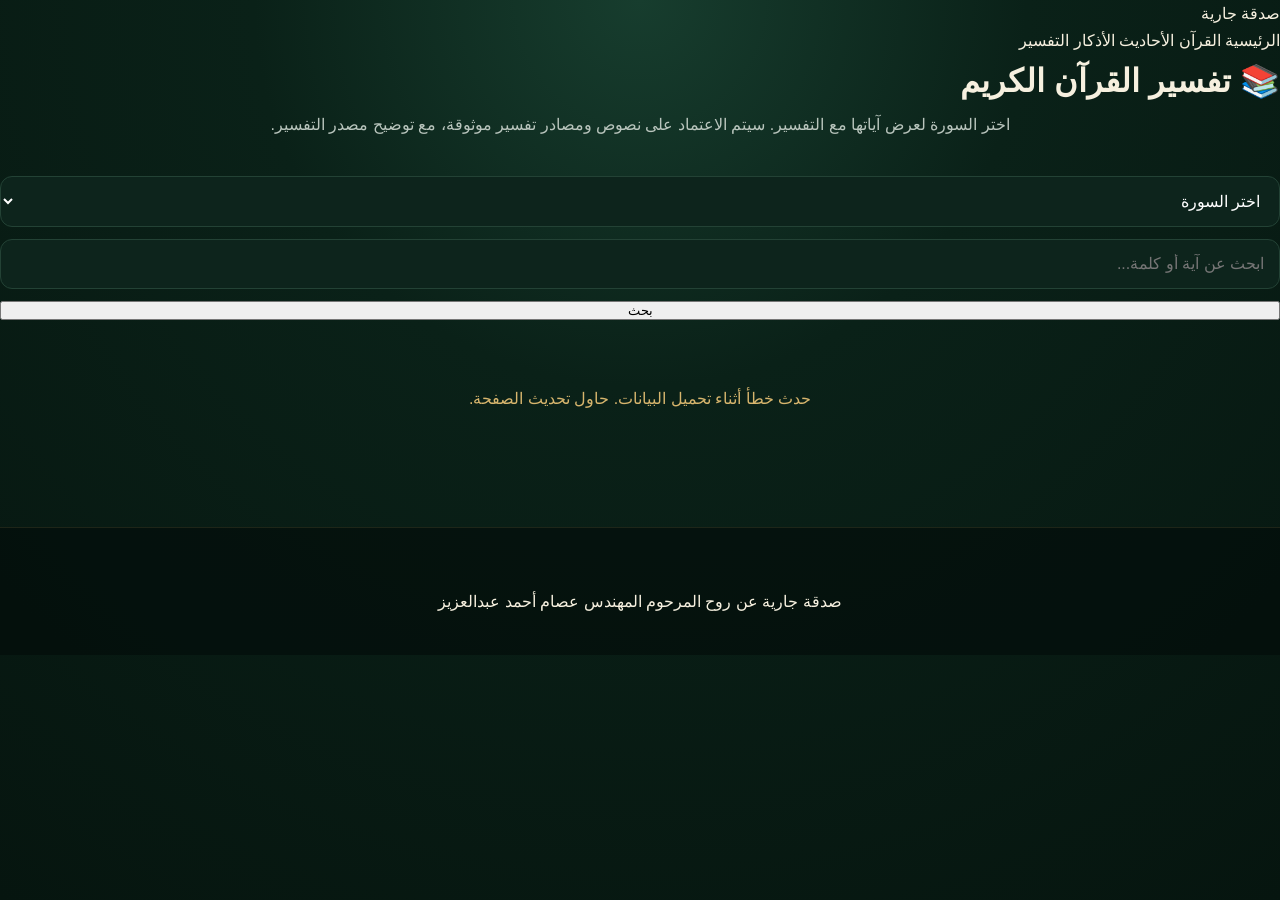
<file: quran-tafsir.html>
<!DOCTYPE html>
<html lang="ar" dir="rtl">

<head>
  <meta charset="UTF-8">
  <meta name="viewport" content="width=device-width, initial-scale=1.0">

  <title>تفسير القرآن الكريم | صدقة جارية</title>

  <link rel="stylesheet" href="style.css">

  <style>

    .intro {
      text-align: center;
      max-width: 800px;
      margin: 0 auto 35px;
      color: #b9c5bd;
      line-height: 2;
    }

    .controls {
      display: grid;
      gap: 12px;
      margin-bottom: 30px;
    }

    .controls select,
    .controls input {
      width: 100%;
      padding: 15px;
      background: #0d241c;
      color: white;
      border: 1px solid #234235;
      border-radius: 12px;
      font-size: 16px;
      outline: none;
    }

    .tafsir-card {
      background: #0d241c;
      border: 1px solid #234235;
      border-radius: 22px;
      padding: 25px;
      margin-bottom: 18px;
    }

    .ayah-title {
      color: #d7b56d;
      font-weight: bold;
      margin-bottom: 15px;
    }

    .ayah-text {
      font-family: "Traditional Arabic", Tahoma, sans-serif;
      font-size: 25px;
      line-height: 2.3;
      margin-bottom: 20px;
    }

    .tafsir-title {
      color: #d7b56d;
      border-right: 3px solid #d7b56d;
      padding-right: 10px;
      margin-bottom: 10px;
    }

    .tafsir-text {
      color: #d5ddd8;
      line-height: 2;
      font-size: 17px;
    }

    .source {
      color: #8fa39a;
      font-size: 14px;
      margin-top: 15px;
    }

    .loading {
      text-align: center;
      color: #d7b56d;
      padding: 35px;
    }

  </style>

</head>


<body>


<header>

  <div class="logo">
    صدقة جارية
  </div>

  <nav>

    <a href="index.html">الرئيسية</a>

    <a href="quran.html">القرآن</a>

    <a href="hadith.html">الأحاديث</a>

    <a href="adhkar.html">الأذكار</a>

    <a href="quran-tafsir.html">التفسير</a>

  </nav>

</header>



<main class="container">


  <h1 class="page-title">
    📚 تفسير القرآن الكريم
  </h1>


  <p class="intro">

    اختر السورة لعرض آياتها مع التفسير.
    سيتم الاعتماد على نصوص ومصادر تفسير موثوقة،
    مع توضيح مصدر التفسير.

  </p>



  <div class="controls">

    <select id="surahSelect">

      <option value="">
        اختر السورة
      </option>

    </select>


    <input
      id="ayahSearch"
      type="search"
      placeholder="ابحث عن آية أو كلمة..."
    >

    <button onclick="searchAyah()">
      بحث
    </button>

  </div>



  <div id="content">

    <div class="loading">
      جاري تحميل القرآن والتفسير...
    </div>

  </div>


</main>



<footer>

  صدقة جارية عن روح المرحوم
  المهندس عصام أحمد عبدالعزيز

</footer>



<script>


const QURAN_API =
"https://api.alquran.cloud/v1/quran/quran-uthmani";


const TAFSIR_API =
"https://api.alquran.cloud/v1/quran/ar.muyassar";


let quran = [];

let tafsir = [];



async function loadData() {

  try {

    const quranResponse =
      await fetch(QURAN_API);

    const quranResult =
      await quranResponse.json();

    quran =
      quranResult.data.surahs;



    const tafsirResponse =
      await fetch(TAFSIR_API);

    const tafsirResult =
      await tafsirResponse.json();

    tafsir =
      tafsirResult.data.surahs;



    createSurahList();



    document.getElementById("content").innerHTML = `

      <div class="loading">

        اختر السورة لعرض الآيات والتفسير.

      </div>

    `;


  } catch (error) {

    console.error(error);

    document.getElementById("content").innerHTML = `

      <div class="loading">

        حدث خطأ أثناء تحميل البيانات.
        حاول تحديث الصفحة.

      </div>

    `;

  }

}



function createSurahList() {

  const select =
    document.getElementById("surahSelect");


  quran.forEach((surah, index) => {

    const option =
      document.createElement("option");


    option.value = index;


    option.textContent =
      `${surah.number}. ${surah.name}`;


    select.appendChild(option);

  });

}



document
  .getElementById("surahSelect")
  .addEventListener("change", function () {

    if (this.value !== "") {

      showSurah(
        Number(this.value)
      );

    }

  });



function showSurah(index) {

  const surah =
    quran[index];

  const tafsirSurah =
    tafsir[index];


  if (!surah || !tafsirSurah) {
    return;
  }


  let html = `

    <div class="tafsir-card">

      <h2 class="tafsir-title">

        ${surah.name}

      </h2>

      <div class="source">

        ${surah.revelationType === "Meccan"
          ? "سورة مكية"
          : "سورة مدنية"}

        -
        ${surah.numberOfAyahs}
        آية

      </div>

    </div>

  `;



  surah.ayahs.forEach((ayah, index) => {

    const tafsirAyah =
      tafsirSurah.ayahs[index];


    html += `

      <article class="tafsir-card">

        <div class="ayah-title">

          الآية رقم
          ${ayah.numberInSurah}

        </div>


        <div class="ayah-text">

          ${ayah.text}

        </div>


        <h3 class="tafsir-title">

          التفسير

        </h3>


        <div class="tafsir-text">

          ${
            tafsirAyah
              ? tafsirAyah.text
              : "لا يوجد تفسير متاح لهذه الآية."
          }

        </div>


        <div class="source">

          مصدر التفسير:
          التفسير الميسر

        </div>

      </article>

    `;

  });



  document.getElementById("content")
    .innerHTML = html;

}



function searchAyah() {

  const keyword =
    document
      .getElementById("ayahSearch")
      .value
      .trim();


  if (!keyword) {

    return;

  }


  let results = [];


  quran.forEach((surah, surahIndex) => {

    surah.ayahs.forEach((ayah, ayahIndex) => {

      if (
        ayah.text.includes(keyword)
      ) {

        results.push({

          surah:
            surah.name,

          ayah:
            ayah.numberInSurah,

          text:
            ayah.text,

          tafsir:
            tafsir[surahIndex]
              ?.ayahs[ayahIndex]
              ?.text || ""

        });

      }

    });

  });



  if (results.length === 0) {

    document.getElementById("content")
      .innerHTML = `

        <div class="loading">

          لم يتم العثور على نتائج.

        </div>

      `;

    return;

  }



  let html = `

    <div class="tafsir-card">

      <h2 class="tafsir-title">

        نتائج البحث

      </h2>

      <div class="source">

        عدد النتائج:
        ${results.length}

      </div>

    </div>

  `;



  results.slice(0, 50)
    .forEach(result => {

      html += `

        <article class="tafsir-card">

          <div class="ayah-title">

            سورة
            ${result.surah}
            -
            آية
            ${result.ayah}

          </div>


          <div class="ayah-text">

            ${result.text}

          </div>


          <h3 class="tafsir-title">

            التفسير

          </h3>


          <div class="tafsir-text">

            ${result.tafsir}

          </div>

        </article>

      `;

    });



  document.getElementById("content")
    .innerHTML = html;

}



loadData();


</script>


</body>

</html>
</file>
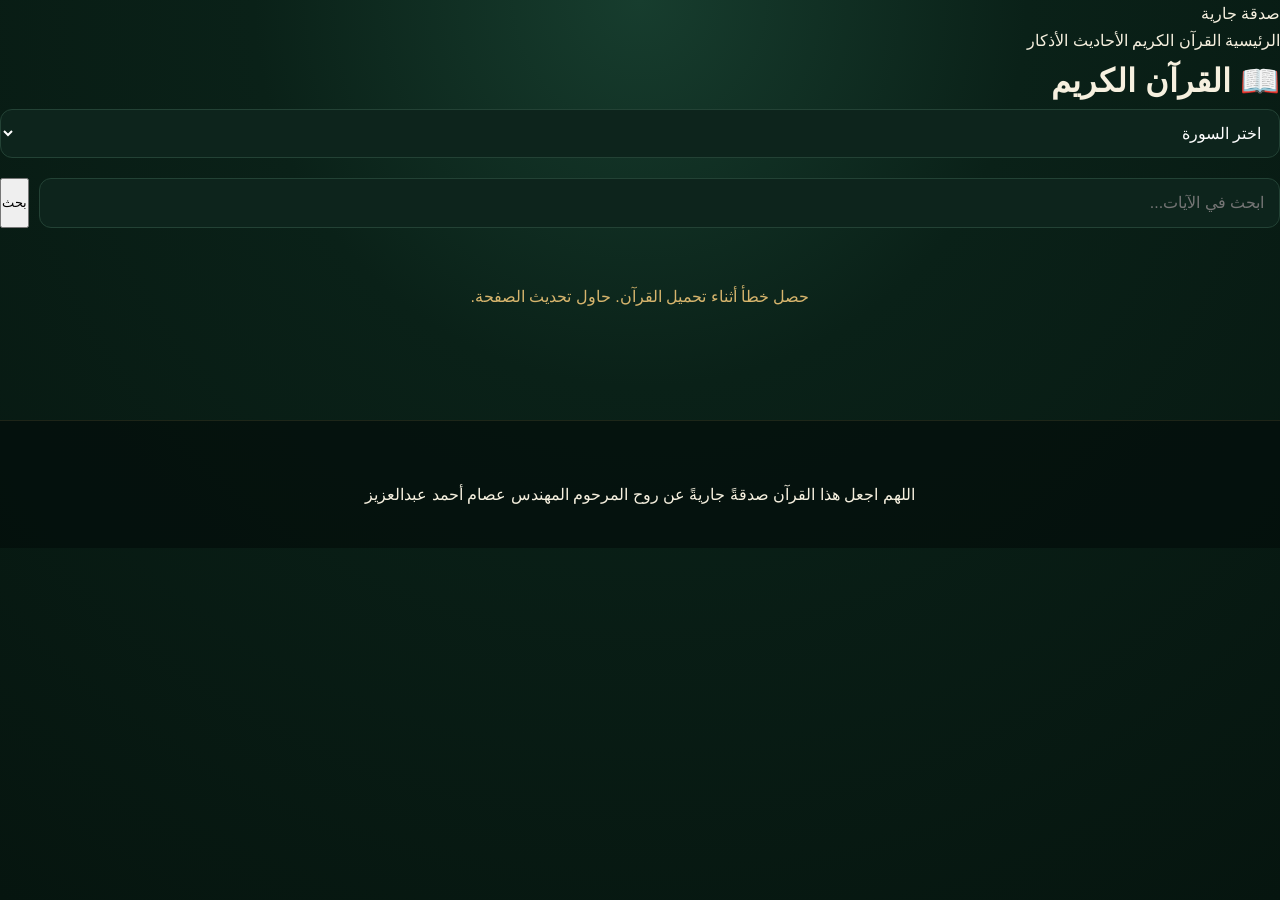
<file: quran.html>
<!DOCTYPE html>
<html lang="ar" dir="rtl">

<head>
  <meta charset="UTF-8">
  <meta name="viewport" content="width=device-width, initial-scale=1.0">

  <title>القرآن الكريم | صدقة جارية</title>

  <link rel="stylesheet" href="style.css">

  <style>
    .search-box {
      display: flex;
      gap: 10px;
      margin-bottom: 25px;
    }

    .search-box input {
      flex: 1;
      padding: 15px;
      border-radius: 12px;
      border: 1px solid #234235;
      background: #0d241c;
      color: white;
      font-size: 16px;
      outline: none;
    }

    .loading {
      text-align: center;
      color: #d7b56d;
      padding: 30px;
    }

    .ayah {
      padding: 15px 5px;
      border-bottom: 1px solid #234235;
    }

    .ayah-number {
      display: inline-flex;
      width: 34px;
      height: 34px;
      align-items: center;
      justify-content: center;
      border: 1px solid #d7b56d;
      border-radius: 50%;
      color: #d7b56d;
      font-size: 14px;
      margin-left: 10px;
    }

    .surah-info {
      text-align: center;
      margin-bottom: 25px;
    }

    .surah-info h2 {
      color: #d7b56d;
      font-size: 30px;
    }

    .surah-info p {
      color: #b9c5bd;
    }

    select {
      width: 100%;
      padding: 14px;
      margin-bottom: 20px;
      border-radius: 12px;
      border: 1px solid #234235;
      background: #0d241c;
      color: white;
      font-size: 16px;
    }
  </style>
</head>

<body>

<header>

  <div class="logo">
    صدقة جارية
  </div>

  <nav>
    <a href="index.html">الرئيسية</a>
    <a href="quran.html">القرآن الكريم</a>
    <a href="hadith.html">الأحاديث</a>
    <a href="adhkar.html">الأذكار</a>
  </nav>

</header>

<main class="container">

  <h1 class="page-title">
    📖 القرآن الكريم
  </h1>

  <select id="surahSelect">
    <option value="">اختر السورة</option>
  </select>

  <div class="search-box">

    <input
      type="text"
      id="searchInput"
      placeholder="ابحث في الآيات..."
    >

    <button onclick="searchQuran()">
      بحث
    </button>

  </div>

  <div id="quranContent">

    <div class="loading">
      جاري تحميل سور القرآن الكريم...
    </div>

  </div>

</main>

<footer>

  اللهم اجعل هذا القرآن صدقةً جاريةً
  عن روح المرحوم المهندس عصام أحمد عبدالعزيز

</footer>


<script>

const API =
"https://api.alquran.cloud/v1/quran/quran-uthmani";

let quranData = [];


/* تحميل القرآن */

async function loadQuran() {

  try {

    const response = await fetch(API);

    const result = await response.json();

    quranData = result.data.surahs;

    createSurahList();

    showSurah(0);

  } catch (error) {

    document.getElementById("quranContent").innerHTML =

      `<div class="loading">
        حصل خطأ أثناء تحميل القرآن.
        حاول تحديث الصفحة.
      </div>`;

    console.error(error);

  }

}


/* إنشاء قائمة السور */

function createSurahList() {

  const select =
    document.getElementById("surahSelect");

  quranData.forEach((surah, index) => {

    const option =
      document.createElement("option");

    option.value = index;

    option.textContent =
      `${surah.number}. ${surah.name}`;

    select.appendChild(option);

  });

}


/* تغيير السورة */

document
.getElementById("surahSelect")
.addEventListener("change", function() {

  if (this.value !== "") {

    showSurah(Number(this.value));

  }

});


/* عرض السورة */

function showSurah(index) {

  const surah = quranData[index];

  if (!surah) return;

  let html = `

    <div class="surah">

      <div class="surah-info">

        <h2>
          ${surah.name}
        </h2>

        <p>
          ${surah.englishName}
          -
          ${surah.numberOfAyahs} آية
          -
          ${surah.revelationType === "Meccan"
            ? "مكية"
            : "مدنية"}
        </p>

      </div>

  `;


  surah.ayahs.forEach(ayah => {

    html += `

      <div class="ayah">

        <span class="ayah-number">
          ${ayah.numberInSurah}
        </span>

        ${ayah.text}

      </div>

    `;

  });


  html += `</div>`;

  document.getElementById("quranContent")
    .innerHTML = html;

}


/* البحث */

function searchQuran() {

  const keyword =
    document
      .getElementById("searchInput")
      .value
      .trim();

  if (!keyword) {

    showSurah(0);

    return;

  }


  let results = [];


  quranData.forEach(surah => {

    surah.ayahs.forEach(ayah => {

      if (ayah.text.includes(keyword)) {

        results.push({

          surah: surah.name,

          ayah: ayah.numberInSurah,

          text: ayah.text

        });

      }

    });

  });


  if (results.length === 0) {

    document.getElementById("quranContent")
      .innerHTML =

      `<div class="loading">
        لم يتم العثور على نتائج.
      </div>`;

    return;

  }


  let html = `

    <div class="surah">

      <div class="surah-info">

        <h2>
          نتائج البحث
        </h2>

        <p>
          عدد النتائج: ${results.length}
        </p>

      </div>

  `;


  results.forEach(result => {

    html += `

      <div class="ayah">

        <strong style="color:#d7b56d">

          سورة ${result.surah}

          - آية ${result.ayah}

        </strong>

        <br><br>

        ${result.text}

      </div>

    `;

  });


  html += `</div>`;

  document.getElementById("quranContent")
    .innerHTML = html;

}


loadQuran();

</script>

</body>

</html>
</file>
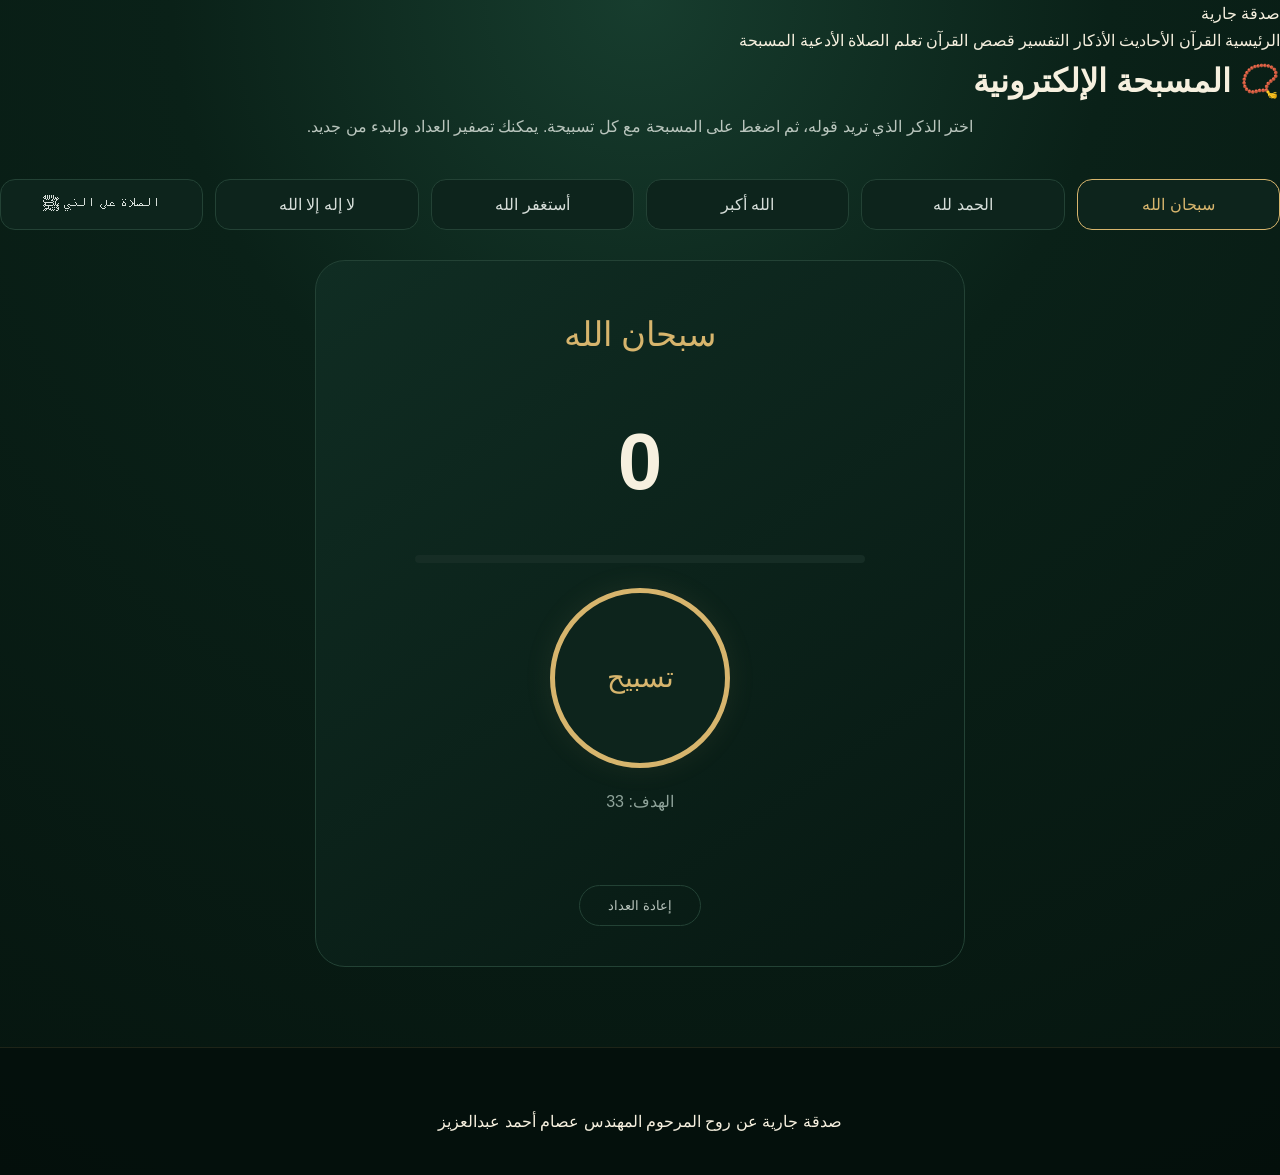
<file: tasbeeh.html>
<!DOCTYPE html>
<html lang="ar" dir="rtl">

<head>
  <meta charset="UTF-8">
  <meta name="viewport" content="width=device-width, initial-scale=1.0">

  <title>المسبحة الإلكترونية | صدقة جارية</title>

  <link rel="stylesheet" href="style.css">

  <style>

    .tasbeeh-intro {
      text-align: center;
      max-width: 750px;
      margin: 0 auto 35px;
      color: #b9c5bd;
      line-height: 2.2;
    }

    .dhikr-selector {
      display: grid;
      grid-template-columns: repeat(auto-fit, minmax(170px, 1fr));
      gap: 12px;
      margin-bottom: 30px;
    }

    .dhikr-btn {
      padding: 15px;
      border-radius: 15px;
      border: 1px solid #234235;
      background: #0d241c;
      color: #d6ded9;
      cursor: pointer;
      font-size: 16px;
    }

    .dhikr-btn.active,
    .dhikr-btn:hover {
      border-color: #d7b56d;
      color: #d7b56d;
    }

    .tasbeeh-box {
      max-width: 650px;
      margin: auto;
      text-align: center;
      background: linear-gradient(
        145deg,
        #102d23,
        #071812
      );
      border: 1px solid #234235;
      border-radius: 30px;
      padding: 40px 25px;
    }

    .current-dhikr {
      color: #d7b56d;
      font-family: "Traditional Arabic", serif;
      font-size: 34px;
      line-height: 2;
      margin-bottom: 25px;
    }

    .counter {
      font-size: 80px;
      color: #f6f0df;
      font-weight: bold;
      margin: 20px 0;
    }

    .count-btn {
      width: 180px;
      height: 180px;
      border-radius: 50%;
      border: 5px solid #d7b56d;
      background: #0d241c;
      color: #d7b56d;
      font-size: 28px;
      cursor: pointer;
      box-shadow: 0 0 30px rgba(215,181,109,.08);
      transition: .15s;
    }

    .count-btn:active {
      transform: scale(.94);
    }

    .reset-btn {
      margin-top: 25px;
      padding: 12px 28px;
      border-radius: 25px;
      border: 1px solid #234235;
      background: transparent;
      color: #b9c5bd;
      cursor: pointer;
    }

    .target {
      margin-top: 20px;
      color: #8fa39a;
    }

    .progress-container {
      height: 8px;
      background: #162d25;
      border-radius: 20px;
      margin: 25px auto;
      max-width: 450px;
      overflow: hidden;
    }

    .progress {
      height: 100%;
      width: 0%;
      background: #d7b56d;
      transition: .2s;
    }

    .message {
      margin-top: 20px;
      color: #d7b56d;
      min-height: 25px;
    }

  </style>

</head>


<body>


<header>

  <div class="logo">
    صدقة جارية
  </div>

  <nav>

    <a href="index.html">الرئيسية</a>
    <a href="quran.html">القرآن</a>
    <a href="hadith.html">الأحاديث</a>
    <a href="adhkar.html">الأذكار</a>
    <a href="quran-tafsir.html">التفسير</a>
    <a href="quran-stories.html">قصص القرآن</a>
    <a href="prayer.html">تعلم الصلاة</a>
    <a href="duas.html">الأدعية</a>
    <a href="tasbeeh.html">المسبحة</a>

  </nav>

</header>



<main class="container">


  <h1 class="page-title">
    📿 المسبحة الإلكترونية
  </h1>


  <p class="tasbeeh-intro">

    اختر الذكر الذي تريد قوله، ثم اضغط على المسبحة
    مع كل تسبيحة. يمكنك تصفير العداد والبدء من جديد.

  </p>



  <div class="dhikr-selector">

    <button class="dhikr-btn active"
            onclick="selectDhikr(0)">
      سبحان الله
    </button>

    <button class="dhikr-btn"
            onclick="selectDhikr(1)">
      الحمد لله
    </button>

    <button class="dhikr-btn"
            onclick="selectDhikr(2)">
      الله أكبر
    </button>

    <button class="dhikr-btn"
            onclick="selectDhikr(3)">
      أستغفر الله
    </button>

    <button class="dhikr-btn"
            onclick="selectDhikr(4)">
      لا إله إلا الله
    </button>

    <button class="dhikr-btn"
            onclick="selectDhikr(5)">
      الصلاة على النبي ﷺ
    </button>

  </div>



  <section class="tasbeeh-box">


    <div id="currentDhikr"
         class="current-dhikr">
      سبحان الله
    </div>


    <div id="counter"
         class="counter">
      0
    </div>


    <div class="progress-container">

      <div id="progress"
           class="progress">
      </div>

    </div>


    <button class="count-btn"
            onclick="countDhikr()">

      تسبيح

    </button>


    <div id="target"
         class="target">

      الهدف: 33

    </div>


    <div id="message"
         class="message">
    </div>


    <button class="reset-btn"
            onclick="resetCounter()">

      إعادة العداد

    </button>


  </section>


</main>



<footer>

  صدقة جارية عن روح المرحوم
  المهندس عصام أحمد عبدالعزيز

</footer>



<script>

  const adhkar = [

    "سبحان الله",

    "الحمد لله",

    "الله أكبر",

    "أستغفر الله",

    "لا إله إلا الله",

    "اللهم صل وسلم على نبينا محمد"

  ];


  let currentIndex = 0;

  let count = 0;

  const target = 33;



  function selectDhikr(index) {

    currentIndex = index;

    count = 0;


    document.getElementById("currentDhikr")
      .textContent = adhkar[index];


    updateCounter();


    document.querySelectorAll(".dhikr-btn")
      .forEach((button, i) => {

        button.classList.toggle(
          "active",
          i === index
        );

      });

  }



  function countDhikr() {

    count++;

    updateCounter();


    if (count === target) {

      document.getElementById("message")
        .textContent =
        "ما شاء الله، أتممت 33 مرة 🤍";

    }

  }



  function updateCounter() {

    document.getElementById("counter")
      .textContent = count;


    const percentage =
      Math.min(
        (count / target) * 100,
        100
      );


    document.getElementById("progress")
      .style.width =
      percentage + "%";


    document.getElementById("message")
      .textContent = "";

  }



  function resetCounter() {

    count = 0;

    updateCounter();

  }

</script>


</body>

</html>
</file>
<file: style.css>
/* ==================================================
   RESET
================================================== */

* {
  margin: 0;
  padding: 0;
  box-sizing: border-box;
}


html {
  scroll-behavior: smooth;
}


body {
  direction: rtl;

  font-family:
    "Tahoma",
    "Arial",
    sans-serif;

  background:
    radial-gradient(
      circle at 50% 0%,
      #173d2e 0%,
      #0a2118 35%,
      #06150f 100%
    );

  color: #f6f0df;

  min-height: 100vh;

  line-height: 1.7;
}


a {
  text-decoration: none;
  color: inherit;
}


/* ==================================================
   HEADER
================================================== */

.main-header {

  height: 82px;

  padding: 0 6%;

  display: flex;

  align-items: center;

  justify-content: space-between;

  position: sticky;

  top: 0;

  z-index: 1000;

  background:
    rgba(5, 20, 14, 0.88);

  backdrop-filter: blur(18px);

  border-bottom:
    1px solid rgba(215, 181, 109, 0.15);

}


.brand {

  display: flex;

  align-items: center;

  gap: 12px;

}


.brand-icon {

  width: 43px;
  height: 43px;

  border:
    1px solid #d7b56d;

  border-radius: 50%;

  display: flex;

  align-items: center;

  justify-content: center;

  color: #d7b56d;

  font-size: 23px;

}


.brand-title {

  color: #d7b56d;

  font-size: 19px;

  font-weight: bold;

}


.brand-subtitle {

  color: #8fa39a;

  font-size: 11px;

}


.main-nav {

  display: flex;

  gap: 26px;

}


.main-nav a {

  color: #d5ddd8;

  font-size: 14px;

  transition: 0.3s;

}


.main-nav a:hover {

  color: #d7b56d;

}


.menu-button {

  display: none;

  background: none;

  border: none;

  color: #d7b56d;

  font-size: 28px;

  cursor: pointer;

}


/* ==================================================
   MOBILE MENU
================================================== */

.mobile-menu {

  display: none;

  position: fixed;

  top: 82px;

  right: 0;

  left: 0;

  z-index: 999;

  background: #081a13;

  border-bottom:
    1px solid #234235;

  padding: 20px;

}


.mobile-menu a {

  display: block;

  padding: 14px;

  color: #e7ebe8;

  border-bottom:
    1px solid rgba(255,255,255,.05);

}


.mobile-menu a:hover {

  color: #d7b56d;

}


.mobile-menu.show {

  display: block;

}


/* ==================================================
   HERO
================================================== */

.hero {

  min-height: 650px;

  display: flex;

  align-items: center;

  justify-content: center;

  text-align: center;

  position: relative;

  overflow: hidden;

  padding: 90px 20px;

}


.hero::before {

  content: "";

  position: absolute;

  width: 600px;
  height: 600px;

  border-radius: 50%;

  background:
    radial-gradient(
      circle,
      rgba(215,181,109,.08),
      transparent 65%
    );

}


.hero-content {

  position: relative;

  z-index: 2;

  max-width: 850px;

}


.hero-small {

  color: #b9c5bd;

  font-size: 15px;

  margin-bottom: 15px;

}


.hero-symbol {

  color: #d7b56d;

  font-size: 35px;

  margin-bottom: 10px;

}


.hero h1 {

  font-size: clamp(45px, 7vw, 82px);

  font-weight: 500;

  color: #f8f1df;

  letter-spacing: -2px;

}


.gold-line {

  width: 100px;

  height: 2px;

  background: #d7b56d;

  margin: 22px auto;

}


.hero h2 {

  font-size: 25px;

  font-weight: 400;

  color: #cbd5cf;

  line-height: 2;

}


.hero h2 span {

  color: #d7b56d;

  font-size: 30px;

}


.hero p {

  max-width: 650px;

  margin: 25px auto;

  color: #9fb0a7;

  line-height: 2.2;

}


.hero-buttons {

  display: flex;

  justify-content: center;

  gap: 12px;

  flex-wrap: wrap;

  margin-top: 30px;

}


.primary-button,
.secondary-button {

  display: inline-flex;

  align-items: center;

  justify-content: center;

  padding: 14px 24px;

  border-radius: 14px;

  transition: .3s;

  font-size: 15px;

}


.primary-button {

  background: #d7b56d;

  color: #071812;

  font-weight: bold;

}


.primary-button:hover {

  transform: translateY(-3px);

  box-shadow:
    0 12px 30px rgba(215,181,109,.18);

}


.secondary-button {

  border:
    1px solid #d7b56d;

  color: #d7b56d;

  background:
    rgba(215,181,109,.04);

}


.secondary-button:hover {

  background: #d7b56d;

  color: #071812;

}


.hero-decoration {

  position: absolute;

  color: rgba(215,181,109,.08);

  font-size: 180px;

}


.decoration-one {

  right: -70px;

  top: 70px;

}


.decoration-two {

  left: -70px;

  bottom: 20px;

}


/* ==================================================
   QUOTE
================================================== */

.quote-section {

  max-width: 900px;

  margin: 30px auto 100px;

  padding: 55px 25px;

  text-align: center;

  border-top:
    1px solid rgba(215,181,109,.18);

  border-bottom:
    1px solid rgba(215,181,109,.18);

}


.quote-icon {

  color: #d7b56d;

  font-size: 45px;

}


.quote {

  font-family:
    "Traditional Arabic",
    serif;

  font-size: 27px;

  line-height: 2.3;

  color: #f2ead7;

  margin: 10px 0 12px;

}


.quote-section span {

  color: #8fa39a;

  font-size: 13px;

}


/* ==================================================
   SECTION HEADING
================================================== */

.section-heading {

  text-align: center;

  max-width: 700px;

  margin: 0 auto 45px;

}


.section-heading span {

  color: #d7b56d;

  font-size: 14px;

}


.section-heading h2 {

  font-size: 36px;

  margin: 8px 0;

  color: #f4eddb;

}


.section-heading p {

  color: #8fa39a;

}


/* ==================================================
   CARDS
================================================== */

.cards-container {

  max-width: 1150px;

  margin: auto;

  padding: 0 20px;

  display: grid;

  grid-template-columns:
    repeat(3, 1fr);

  gap: 17px;

}


.feature-card {

  min-height: 250px;

  padding: 28px;

  border:
    1px solid #1d3a2f;

  border-radius: 25px;

  background:
    linear-gradient(
      145deg,
      rgba(16,45,35,.95),
      rgba(7,24,18,.95)
    );

  position: relative;

  overflow: hidden;

  transition: .35s;

}


.feature-card::before {

  content: "";

  position: absolute;

  width: 180px;
  height: 180px;

  border-radius: 50%;

  top: -90px;
  left: -90px;

  background:
    rgba(215,181,109,.035);

}


.feature-card:hover {

  transform:
    translateY(-7px);

  border-color:
    rgba(215,181,109,.55);

  box-shadow:
    0 20px 45px rgba(0,0,0,.2);

}


.large-card {

  grid-column: span 2;

}


.card-icon {

  width: 58px;
  height: 58px;

  border-radius: 18px;

  background:
    rgba(215,181,109,.08);

  border:
    1px solid rgba(215,181,109,.2);

  display: flex;

  align-items: center;

  justify-content: center;

  color: #d7b56d;

  font-size: 27px;

  margin-bottom: 25px;

}


.card-content span {

  color: #849a90;

  font-size: 12px;

}


.card-content h3 {

  color: #f2ead7;

  font-size: 23px;

  margin: 5px 0 8px;

}


.card-content p {

  color: #8fa39a;

  font-size: 14px;

  line-height: 2;

}


.card-arrow {

  color: #d7b56d;

  font-size: 13px;

  margin-top: 18px;

}


.special-card {

  border-color:
    rgba(215,181,109,.35);

}


/* ==================================================
   DAILY
================================================== */

.daily-section {

  max-width: 1000px;

  margin: 110px auto;

  padding: 65px 25px;

  text-align: center;

  border:
    1px solid rgba(215,181,109,.2);

  border-radius: 30px;

  background:
    radial-gradient(
      circle at center,
      rgba(215,181,109,.06),
      transparent 65%
    );

}


.daily-decoration {

  color: #d7b56d;

  font-size: 30px;

}


.daily-section span {

  color: #d7b56d;

  font-size: 14px;

}


.daily-section h2 {

  font-size: 36px;

  margin: 10px 0;

}


.daily-section p {

  font-family:
    "Traditional Arabic",
    serif;

  font-size: 26px;

  line-height: 2.3;

  color: #e9e1ce;

  margin: 15px auto 25px;

}


/* ==================================================
   MEMORIAL PHOTO
================================================== */

.memorial-photo-section {

  max-width: 900px;

  margin: 100px auto 70px;

  padding: 60px 25px;

  text-align: center;

  background:
    linear-gradient(
      145deg,
      rgba(16,45,35,.95),
      rgba(7,24,18,.98)
    );

  border:
    1px solid rgba(215,181,109,.35);

  border-radius: 32px;

  box-shadow:
    0 25px 70px rgba(0,0,0,.25);

  position: relative;

  overflow: hidden;

}


.memorial-photo-section::before {

  content: "۞";

  position: absolute;

  top: 15px;

  right: 25px;

  color:
    rgba(215,181,109,.12);

  font-size: 80px;

}


.memorial-photo-section::after {

  content: "۞";

  position: absolute;

  bottom: 5px;

  left: 25px;

  color:
    rgba(215,181,109,.12);

  font-size: 80px;

}


.memorial-photo-frame {

  width: 230px;

  height: 290px;

  margin: 0 auto 30px;

  padding: 7px;

  border:
    1px solid #d7b56d;

  border-radius: 18px;

  background: #081a13;

  box-shadow:
    0 15px 40px rgba(0,0,0,.35);

  position: relative;

  z-index: 2;

}


.memorial-photo {

  width: 100%;

  height: 100%;

  object-fit: cover;

  border-radius: 13px;

  display: block;

}


.memorial-photo-info {

  position: relative;

  z-index: 2;

}


.memorial-label {

  color: #d7b56d;

  font-size: 15px;

}


.memorial-photo-info h2 {

  color: #f6f0df;

  font-size: 30px;

  margin: 12px 0;

}


.memorial-gold-line {

  width: 80px;

  height: 1px;

  background: #d7b56d;

  margin: 18px auto 25px;

}


.memorial-photo-info p {

  max-width: 700px;

  margin: 0 auto 20px;

  color: #cbd5cf;

  line-height: 2.2;

  font-size: 17px;

}


.memorial-final {

  color: #d7b56d !important;

}


/* ==================================================
   FOOTER
================================================== */

footer {

  text-align: center;

  padding: 60px 20px 40px;

  margin-top: 80px;

  background:
    rgba(3,14,10,.7);

  border-top:
    1px solid rgba(215,181,109,.12);

}


.footer-symbol {

  color: #d7b56d;

  font-size: 35px;

}


footer h3 {

  color: #d7b56d;

  font-size: 22px;

  margin: 8px 0;

}


footer p {

  color: #9aaba2;

  margin-bottom: 20px;

}


.footer-line {

  width: 60px;

  height: 1px;

  background: #d7b56d;

  margin: 20px auto;

}


footer span {

  color: #657a70;

  font-size: 12px;

}


/* ==================================================
   MOBILE
================================================== */

@media (max-width: 850px) {

  .main-nav {
    display: none;
  }

  .menu-button {
    display: block;
  }

  .cards-container {

    grid-template-columns: 1fr;

  }

  .large-card {

    grid-column: span 1;

  }

}


@media (max-width: 600px) {

  .main-header {

    padding: 0 20px;

  }


  .hero {

    min-height: 600px;

    padding:
      70px 18px;

  }


  .hero h1 {

    font-size: 48px;

  }


  .hero h2 {

    font-size: 21px;

  }


  .hero h2 span {

    font-size: 24px;

  }


  .hero p {

    font-size: 14px;

  }


  .quote-section {

    margin-bottom: 70px;

  }


  .quote {

    font-size: 23px;

  }


  .section-heading h2 {

    font-size: 29px;

  }


  .cards-container {

    padding: 0 15px;

  }


  .feature-card {

    min-height: 220px;

    padding: 23px;

  }


  .daily-section {

    margin:
      75px 15px;

    padding:
      45px 18px;

  }


  .daily-section h2 {

    font-size: 29px;

  }


  .daily-section p {

    font-size: 22px;

  }


  .memorial-photo-section {

    margin:
      70px 15px 50px;

    padding:
      45px 18px;

    border-radius: 25px;

  }


  .memorial-photo-frame {

    width: 190px;

    height: 240px;

  }


  .memorial-photo-info h2 {

    font-size: 24px;

  }


  .memorial-photo-info p {

    font-size: 15px;

  }

}
</file>
